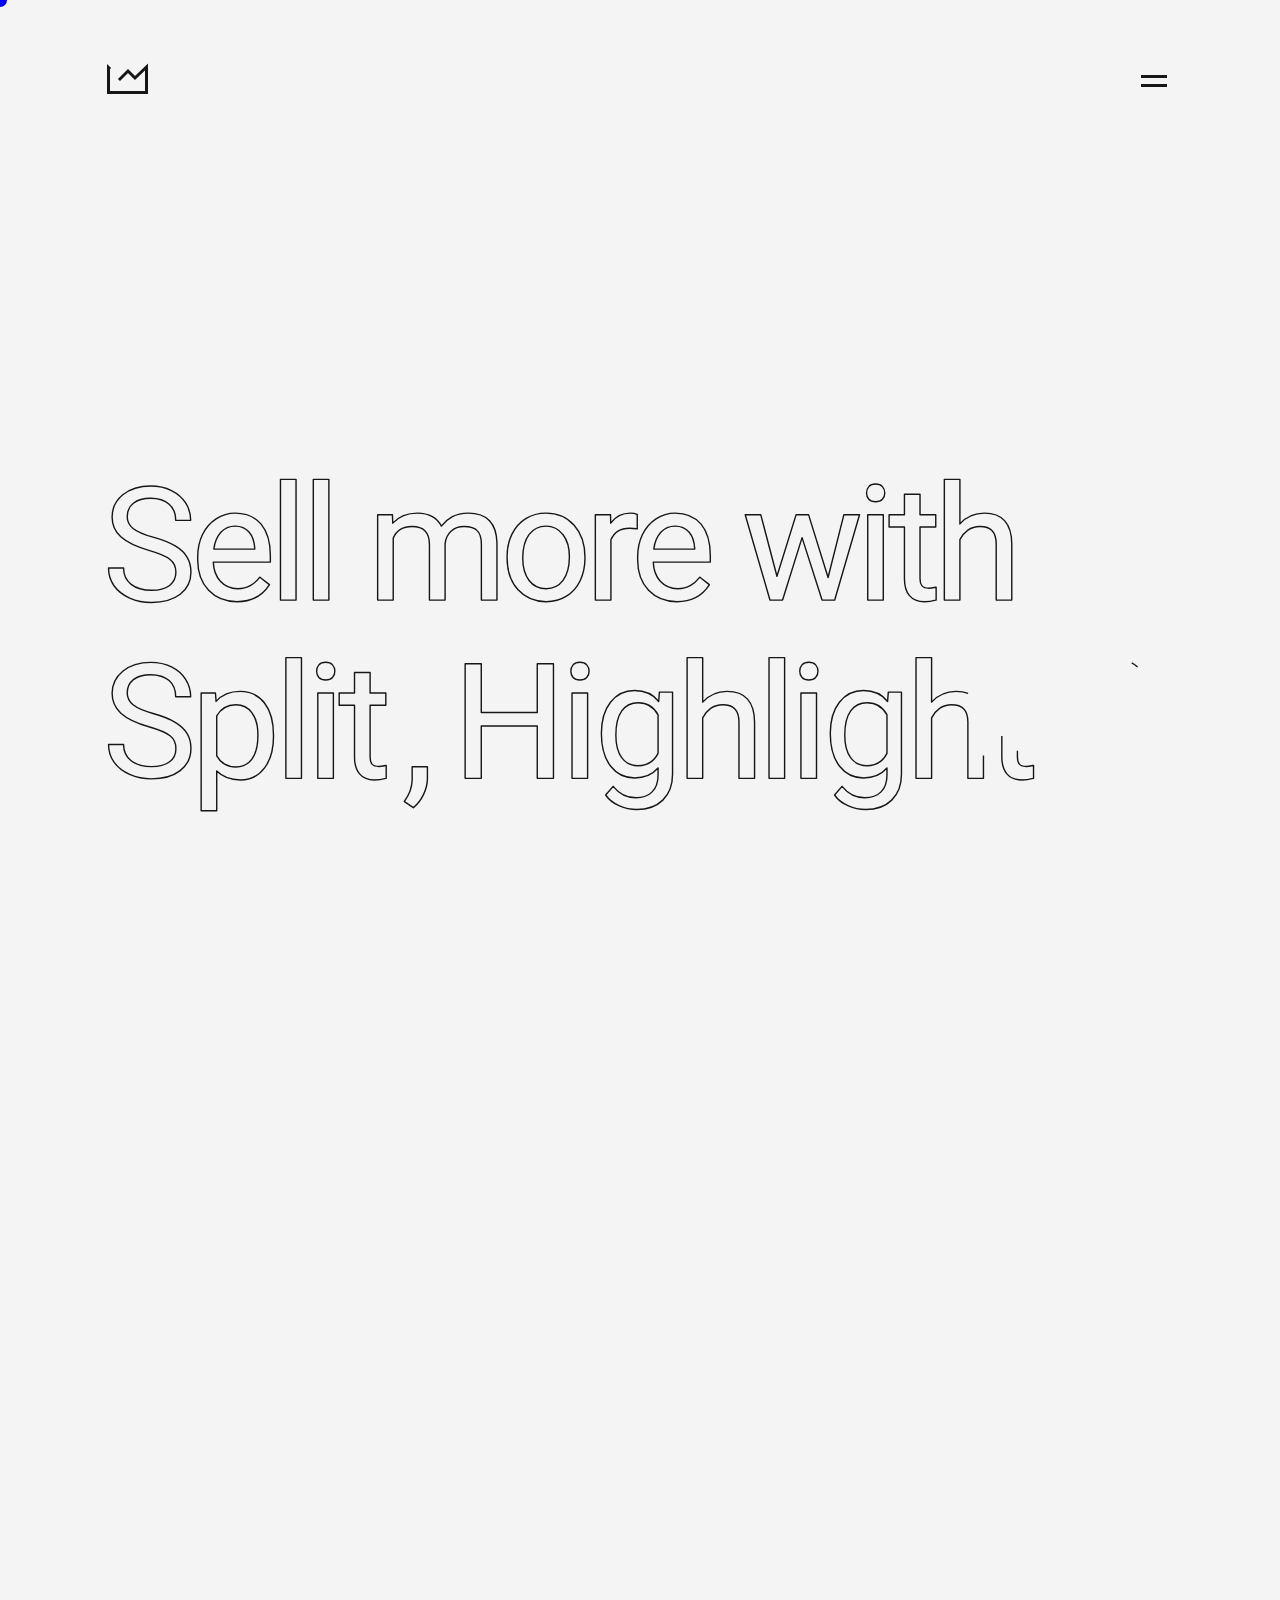
<file: index.html>
<!doctype html>
<html lang="en">

<head>

  <title>Krown Themes - Premium Shopify Themes</title>
  <meta charset="utf-8">
  <meta name="viewport" content="width=device-width, initial-scale=1, shrink-to-fit=no">

  <script type="text/javascript">
    var generalDelay = 200;
    if ( sessionStorage.fauxBlue && ! ('ontouchstart' in window || window.DocumentTouch && document instanceof DocumentTouch) ) {
      document.querySelector('html').classList.add('faux-blue');
      delete sessionStorage.fauxBlue;
    }
  </script>

  <link rel="icon" type="image/png" href="assets/images/krownthemes.png" />

  <link rel="preload" crossorigin="anonymous" href="assets/fonts/DidactGothic-Regular.woff2" as="font" type="font/woff2">
  <link rel="preload" crossorigin="anonymous" href="assets/fonts/Roboto-Bold.woff2" as="font" type="font/woff2">
  <link rel="preload" crossorigin="anonymous" href="assets/fonts/Roboto-Medium.woff2" as="font" type="font/woff2">
  <link rel="preload" crossorigin="anonymous" href="assets/fonts/Roboto-Regular.woff2" as="font" type="font/woff2">
  <link rel="preload" crossorigin="anonymous" href="assets/fonts/Roboto-Thin.woff2" as="font" type="font/woff2">
  <link rel="preload" crossorigin="anonymous" href="assets/fonts/RobotoMono-Bold.woff2" as="font" type="font/woff2">
  <link rel="preload" crossorigin="anonymous" href="assets/fonts/RobotoMono-Italic.woff" as="font" type="font/woff">
  <link rel="preload" crossorigin="anonymous" href="assets/fonts/RobotoMono-Regular.woff2" as="font" type="font/woff2">

  <style type="text/css">
    @font-face {
      font-family: 'Roboto';
      font-style: normal;
      font-weight: 100;
      font-display: swap;
      src: url(assets/fonts/Roboto-Thin.woff2) format('woff2');
    }
    @font-face {
      font-family: 'Roboto';
      font-style: normal;
      font-weight: 400;
      font-display: swap;
      src: url(assets/fonts/Roboto-Regular.woff2) format('woff2');
    }
    @font-face {
      font-family: 'Roboto';
      font-style: normal;
      font-weight: 500;
      font-display: swap;
      src: url(assets/fonts/Roboto-Medium.woff2) format('woff2');
    }
    @font-face {
      font-family: 'Roboto';
      font-style: normal;
      font-weight: 700;
      font-display: swap;
      src: url(assets/fonts/Roboto-Bold.woff2) format('woff2');
    }

    @font-face {
      font-family: 'Roboto Mono';
      font-style: normal;
      font-weight: 400;
      font-display: swap;
      src: url(assets/fonts/RobotoMono-Regular.woff2) format('woff2');
    }
    @font-face {
      font-family: 'Roboto Mono';
      font-style: italic;
      font-weight: 400;
      font-display: swap;
      src: url(assets/fonts/RobotoMono-Italic.woff) format('woff');
    }
    @font-face {
      font-family: 'Roboto Mono';
      font-style: normal;
      font-weight: 700;
      font-display: swap;
      src: url(assets/fonts/RobotoMono-Bold.woff2) format('woff2');
    }

    @font-face {
      font-family: 'Didact Gothic';
      font-style: normal;
      font-weight: 400;
      font-display: swap;
      src: url(assets/fonts/DidactGothic-Regular.woff2) format('woff2');
    }
  </style>

  <link rel="stylesheet" href="assets/css/main.css">

  

</head>

<body class="home-template no-touch">

  <header class="header">
    <div class="logo" aria-label="Krown Themes">
      <a href="index.html">
        <svg width="41" height="31" viewBox="0 0 41 31" fill="none" xmlns="http://www.w3.org/2000/svg">
        <path class="logo-path" d="M13 16L21 8L28 15L39.5 4V29.5H1.5V4.5L2 5" stroke="black" stroke-width="3" stroke-linecap="square"/>
        </svg>
      </a>
    </div>

    <div class="menu-opener initial-transition">
      <span class="menu-opener__icon"></span>
    </div>

    <div class="menu-holder">
      <nav class="menu">
        
        <span class="menu__title type-mono">SHOPIFY THEMES</span>

        <ul>
          <li class="font-size-largerst"><a href="highlight.html" title="Shopify Highlight Theme"><span>Highlight</span></a></li>
          <li class="font-size-largerst"><a href="split.html" title="Shopify Split Theme"><span>Split</span></a></li>
          <li class="font-size-largerst"><a href="kingdom.html" title="Shopify Kingdom Theme"><span>Kingdom</span></a></li>
        </ul>

        <ul>
  <li><a href="theme-showcase.html"><span>Theme Showcase</span></a></li>
  <li><a href="https://shopify-support.krownthemes.com/" target="_blank"><span>Themes Documentation</span></a></li>
  <li><a href="shopify-support-contact.html"><span>Customer Support</span></a></li>
</ul>
<ul>
  <li><a href="about-us.html"><span>About us</span></a></li>
  <li><a href="blog.html"><span>Blog</span></a></li>
  <li><a href="contact.html"><span>Contact</span></a></li>
</ul>
<ul class="social-links">
  <li><a href="https://twitter.com/krownthemes" target="_blank"><svg width="22" height="22" viewBox="0 0 22 22" fill="none" xmlns="http://www.w3.org/2000/svg"><path d="M20.625 5.49996L18.5625 5.84371L19.9375 4.12496L17.5312 4.81246C14.4375 1.37496 9.625 5.15621 11 8.24996C5.5 8.24996 2.75 4.12496 2.75 4.12496C2.75 4.12496 0.6875 7.21871 4.125 9.62496L2.0625 8.93746C2.0625 11 3.4375 12.375 5.84375 13.0625H3.4375C4.8125 15.8125 7.21875 15.8125 7.21875 15.8125C7.21875 15.8125 5.15625 17.5312 1.375 17.5312C12.7188 23.0312 19.5938 12.7187 18.5625 7.21871L20.625 5.49996Z" fill="#161616"/></svg><span>Twitter</span></a></li>
  <li><a href="https://www.facebook.com/krownthemes" target="_blank"><svg width="21" height="21" viewBox="0 0 21 21" fill="none" xmlns="http://www.w3.org/2000/svg"><path d="M3.03451 2.09961H17.976C18.4905 2.09961 18.9 2.50911 18.9 3.02361V17.9756C18.9 18.4796 18.4905 18.8996 17.976 18.8996H13.692V12.3896H15.876L16.2015 9.85911H13.692V8.24211C13.692 7.50711 13.902 7.00311 14.952 7.00311H16.296V4.73511C16.065 4.70361 15.267 4.64061 14.343 4.64061C12.4005 4.64061 11.0775 5.81661 11.0775 7.99011V9.85911H8.88301V12.3896H11.0775V18.8996H3.03451C2.78847 18.8996 2.55235 18.8026 2.3774 18.6296C2.20245 18.4566 2.10277 18.2216 2.10001 17.9756V3.02361C2.10001 2.50911 2.52001 2.09961 3.03451 2.09961Z" fill="#161616"/></svg><span>Facebook</span></a></li>
</ul>

      </nav>
    </div>
  </header>

  




		<main class="main scroll-container">
			<div id="hero" class="section"><div class="text-hero-holder">
			
				<section class="text-hero">
			
					<h1 id="hero-text" aria-label="Sell more on Shopify with Split & Kingdom Shopify Themes">
			
						<a id="hero-link-split" class="hero-link split page-link" href="split.html" title="Shopify Split Theme">
							Split
							<div class="hero-link__image">
								<div>
									<span class="hero-link__description"><svg width="21" height="24" viewBox="0 0 21 24" fill="none" xmlns="http://www.w3.org/2000/svg"><path fill-rule="evenodd" clip-rule="evenodd" d="M15.4235 3.4975L16.2625 4.33401C16.2625 4.33401 18.0975 4.471 18.184 4.478C18.2356 4.48242 18.2843 4.50404 18.3222 4.5394C18.3601 4.57475 18.385 4.6218 18.393 4.673C18.4095 4.794 21 22.396 21 22.396L14.6435 23.7775L15.4235 3.4975ZM14.4485 2.83051C14.4079 2.83574 14.3678 2.84409 14.3285 2.8555L13.6145 3.07651C13.1885 1.84501 12.437 0.713501 11.1155 0.713501C11.079 0.713501 11.0405 0.714511 11.0035 0.71701C10.627 0.21751 10.1615 0 9.7595 0C6.6795 0 5.2075 3.87 4.7465 5.836C3.5495 6.2085 2.6995 6.47301 2.5915 6.50751C1.9225 6.71851 1.9015 6.73951 1.814 7.37201C1.748 7.85101 0 21.4355 0 21.4355L13.62 24L13.6345 23.997L14.4485 2.83051ZM10.9025 3.78601L10.902 3.9205L8.521 4.66101C8.9795 2.88401 9.8385 2.02499 10.59 1.70099C10.7785 2.17799 10.9025 2.86251 10.9025 3.78601ZM9.674 0.829987C9.808 0.829987 9.9415 0.876008 10.07 0.964508C9.0825 1.43101 8.025 2.607 7.578 4.9545L5.6965 5.5405C6.2195 3.7495 7.462 0.830505 9.674 0.830505V0.829987ZM10.205 11.2965C10.205 11.2965 9.408 10.869 8.431 10.869C6.998 10.869 6.926 11.7725 6.926 12C6.926 13.243 10.148 13.719 10.148 16.629C10.148 18.918 8.703 20.3925 6.7545 20.3925C4.4165 20.3925 3.221 18.93 3.221 18.93L3.847 16.8515C3.847 16.8515 5.0765 17.912 6.1135 17.912C6.7905 17.912 7.0665 17.376 7.0665 16.9845C7.0665 15.3635 4.4225 15.291 4.4225 12.6275C4.4225 10.387 6.0235 8.2175 9.255 8.2175C10.5 8.2175 11.115 8.57651 11.115 8.57651L10.205 11.2965ZM11.7095 3.66901L11.71 3.41901C11.71 2.65401 11.604 2.038 11.435 1.5495C12.116 1.635 12.57 2.41449 12.8615 3.31049L11.7095 3.66901Z" fill="black"/></svg> <span>Shopify Theme</span></span>
									<div class="hero-link__shadow">
										<img
											srcset="
												assets/images/home/krownthemes_split_shopify_theme.jpg 1000w,
												assets/images/home/krownthemes_split_shopify_theme_716.jpg 616w,
												assets/images/home/krownthemes_split_shopify_theme_480.jpg 380w" 
											src="assets/images/home/krownthemes_split_shopify_theme_480.jpg" 
											alt="Shopify Split Theme" 
										/>
									</div>
								</div>
							</div>
						</a>
						<a id="hero-link-highlight" class="hero-link highlight page-link" href="highlight.html" title="Shopify Highlight Theme">
							highlight
							<div class="hero-link__image">
								<div>
									<span class="hero-link__description"><svg width="21" height="24" viewBox="0 0 21 24" fill="none" xmlns="http://www.w3.org/2000/svg"><path fill-rule="evenodd" clip-rule="evenodd" d="M15.4235 3.4975L16.2625 4.33401C16.2625 4.33401 18.0975 4.471 18.184 4.478C18.2356 4.48242 18.2843 4.50404 18.3222 4.5394C18.3601 4.57475 18.385 4.6218 18.393 4.673C18.4095 4.794 21 22.396 21 22.396L14.6435 23.7775L15.4235 3.4975ZM14.4485 2.83051C14.4079 2.83574 14.3678 2.84409 14.3285 2.8555L13.6145 3.07651C13.1885 1.84501 12.437 0.713501 11.1155 0.713501C11.079 0.713501 11.0405 0.714511 11.0035 0.71701C10.627 0.21751 10.1615 0 9.7595 0C6.6795 0 5.2075 3.87 4.7465 5.836C3.5495 6.2085 2.6995 6.47301 2.5915 6.50751C1.9225 6.71851 1.9015 6.73951 1.814 7.37201C1.748 7.85101 0 21.4355 0 21.4355L13.62 24L13.6345 23.997L14.4485 2.83051ZM10.9025 3.78601L10.902 3.9205L8.521 4.66101C8.9795 2.88401 9.8385 2.02499 10.59 1.70099C10.7785 2.17799 10.9025 2.86251 10.9025 3.78601ZM9.674 0.829987C9.808 0.829987 9.9415 0.876008 10.07 0.964508C9.0825 1.43101 8.025 2.607 7.578 4.9545L5.6965 5.5405C6.2195 3.7495 7.462 0.830505 9.674 0.830505V0.829987ZM10.205 11.2965C10.205 11.2965 9.408 10.869 8.431 10.869C6.998 10.869 6.926 11.7725 6.926 12C6.926 13.243 10.148 13.719 10.148 16.629C10.148 18.918 8.703 20.3925 6.7545 20.3925C4.4165 20.3925 3.221 18.93 3.221 18.93L3.847 16.8515C3.847 16.8515 5.0765 17.912 6.1135 17.912C6.7905 17.912 7.0665 17.376 7.0665 16.9845C7.0665 15.3635 4.4225 15.291 4.4225 12.6275C4.4225 10.387 6.0235 8.2175 9.255 8.2175C10.5 8.2175 11.115 8.57651 11.115 8.57651L10.205 11.2965ZM11.7095 3.66901L11.71 3.41901C11.71 2.65401 11.604 2.038 11.435 1.5495C12.116 1.635 12.57 2.41449 12.8615 3.31049L11.7095 3.66901Z" fill="black"/></svg> <span>Shopify Theme</span></span>
									<div class="hero-link__shadow">
										<img
											srcset="
												assets/images/home/krownthemes_highlight_shopify_theme.jpg 1000w,
												assets/images/home/krownthemes_highlight_shopify_theme_716.jpg 616w,
												assets/images/home/krownthemes_highlight_shopify_theme_480.jpg 380w" 
											src="assets/images/home/krownthemes_highlight_shopify_theme_480.jpg" 
											alt="Highlight Split Theme" 
										/>
									</div>
								</div>
							</div>
						</a>
						<a id="hero-link-kingdom" class="hero-link kingdom page-link" href="kingdom.html" title="Shopify Kingdom Theme">
							Kingdom
							<div class="hero-link__image">
								<div>
									<span class="hero-link__description"><svg width="21" height="24" viewBox="0 0 21 24" fill="none" xmlns="http://www.w3.org/2000/svg"><path fill-rule="evenodd" clip-rule="evenodd" d="M15.4235 3.4975L16.2625 4.33401C16.2625 4.33401 18.0975 4.471 18.184 4.478C18.2356 4.48242 18.2843 4.50404 18.3222 4.5394C18.3601 4.57475 18.385 4.6218 18.393 4.673C18.4095 4.794 21 22.396 21 22.396L14.6435 23.7775L15.4235 3.4975ZM14.4485 2.83051C14.4079 2.83574 14.3678 2.84409 14.3285 2.8555L13.6145 3.07651C13.1885 1.84501 12.437 0.713501 11.1155 0.713501C11.079 0.713501 11.0405 0.714511 11.0035 0.71701C10.627 0.21751 10.1615 0 9.7595 0C6.6795 0 5.2075 3.87 4.7465 5.836C3.5495 6.2085 2.6995 6.47301 2.5915 6.50751C1.9225 6.71851 1.9015 6.73951 1.814 7.37201C1.748 7.85101 0 21.4355 0 21.4355L13.62 24L13.6345 23.997L14.4485 2.83051ZM10.9025 3.78601L10.902 3.9205L8.521 4.66101C8.9795 2.88401 9.8385 2.02499 10.59 1.70099C10.7785 2.17799 10.9025 2.86251 10.9025 3.78601ZM9.674 0.829987C9.808 0.829987 9.9415 0.876008 10.07 0.964508C9.0825 1.43101 8.025 2.607 7.578 4.9545L5.6965 5.5405C6.2195 3.7495 7.462 0.830505 9.674 0.830505V0.829987ZM10.205 11.2965C10.205 11.2965 9.408 10.869 8.431 10.869C6.998 10.869 6.926 11.7725 6.926 12C6.926 13.243 10.148 13.719 10.148 16.629C10.148 18.918 8.703 20.3925 6.7545 20.3925C4.4165 20.3925 3.221 18.93 3.221 18.93L3.847 16.8515C3.847 16.8515 5.0765 17.912 6.1135 17.912C6.7905 17.912 7.0665 17.376 7.0665 16.9845C7.0665 15.3635 4.4225 15.291 4.4225 12.6275C4.4225 10.387 6.0235 8.2175 9.255 8.2175C10.5 8.2175 11.115 8.57651 11.115 8.57651L10.205 11.2965ZM11.7095 3.66901L11.71 3.41901C11.71 2.65401 11.604 2.038 11.435 1.5495C12.116 1.635 12.57 2.41449 12.8615 3.31049L11.7095 3.66901Z" fill="black"/></svg> <span>Shopify Theme</span></span>
									<div class="hero-link__shadow">
										<img
											srcset="
												assets/images/home/krownthemes_kingdom_shopify_theme.jpg 1000w,
												assets/images/home/krownthemes_kingdom_shopify_theme_716.jpg 616w,
												assets/images/home/krownthemes_kingdom_shopify_theme_480.jpg 380w" 
											src="assets/images/home/krownthemes_kingdom_shopify_theme_480.jpg" 
											alt="Kingdom Split Theme" 
										/>
									</div>
								</div>
							</div>
						</a>
								
						<svg class="hero-svg" width="1137" height="547" viewBox="0 0 1137 547" fill="none" xmlns="http://www.w3.org/2000/svg">
						
							<!-- sell -->
							<path class="st st0" d="M14.7559 60.6846C21.0091 66.3844 30.9701 71.1989 44.6387 75.1279C55.5404 78.2822 63.0664 81.4919 67.2168 84.7568C71.3672 87.9665 73.4424 92.5319 73.4424 98.4531C73.4424 104.374 71.2012 109.05 66.7188 112.481C62.2363 115.912 55.7894 117.628 47.3779 117.628C38.3577 117.628 31.1361 115.525 25.7129 111.319C20.3451 107.058 17.6611 101.275 17.6611 93.9707H1.64062C1.64062 100.999 3.57747 107.28 7.45117 112.813C11.3802 118.347 16.9417 122.719 24.1357 125.929C31.3298 129.083 39.0771 130.66 47.3779 130.66C60.1611 130.66 70.3711 127.727 78.0078 121.861C85.6445 115.94 89.4629 108.082 89.4629 98.2871C89.4629 92.1445 88.0794 86.8044 85.3125 82.2666C82.6009 77.7288 78.3952 73.7721 72.6953 70.3965C67.0508 66.9655 59.1927 63.8389 49.1211 61.0166C39.1048 58.1943 31.9938 55.0954 27.7881 51.7197C23.6377 48.2887 21.5625 44.1107 21.5625 39.1855C21.5625 33.043 23.7484 28.2562 28.1201 24.8252C32.5472 21.3389 38.6898 19.5957 46.5479 19.5957C55.0146 19.5957 61.5723 21.6986 66.2207 25.9043C70.8691 30.0547 73.1934 35.7822 73.1934 43.0869H89.2139C89.2139 36.391 87.4154 30.2207 83.8184 24.5762C80.2767 18.9316 75.2409 14.5046 68.7109 11.2949C62.2363 8.08529 54.8486 6.48047 46.5479 6.48047C34.3734 6.48047 24.4678 9.6071 16.8311 15.8604C9.24967 22.0583 5.45898 29.9163 5.45898 39.4346C5.45898 47.846 8.55794 54.9294 14.7559 60.6846Z" stroke="#161616" stroke-width="1.25" style="transform:translateY(2px) !important"/>
							<path class="st st0" d="M108.302 119.638L108.304 119.639C116.071 127.745 126.146 131.785 138.472 131.785C153.712 131.785 165.209 125.914 172.863 114.152L173.176 113.671L172.723 113.318L163.343 106.014L162.848 105.628L162.464 106.125C159.688 109.718 156.455 112.596 152.764 114.767C149.118 116.912 144.64 118.001 139.302 118.001C131.834 118.001 125.695 115.358 120.839 110.071C116.152 104.856 113.625 98.0556 113.301 89.6172H173.501H174.126V88.9922V82.6006C174.126 68.1823 170.87 57.0053 164.267 49.161C157.654 41.3044 148.39 37.4004 136.562 37.4004C129.3 37.4004 122.542 39.4292 116.301 43.4774C110.111 47.4731 105.278 53.0417 101.802 60.1633L101.801 60.1652C98.3781 67.2346 96.6747 75.2711 96.6747 84.2607V87.083C96.6747 100.6 100.532 111.474 108.302 119.638ZM121.413 57.8769L121.415 57.8741C125.503 53.4642 130.538 51.2676 136.562 51.2676C142.825 51.2676 147.736 53.365 151.365 57.5279L151.367 57.5309C155.005 61.6505 157.08 67.5247 157.519 75.2307V75.75H113.865C114.911 68.0452 117.443 62.1074 121.413 57.8769Z" stroke="black" stroke-width="1.25"/>
							<path class="st st0" d="M200.886 130.125H201.511V129.5V2V1.375H200.886H185.529H184.904V2V129.5V130.125H185.529H200.886Z" stroke="black" stroke-width="1.25"/>
							<path class="st st0" d="M235.886 130.125H236.511V129.5V2V1.375H235.886H220.529H219.904V2V129.5V130.125H220.529H235.886Z" stroke="black" stroke-width="1.25"/>
						
							<!-- more -->
							<path id="letter-m" class="st st0" d="M304.269 39.6595L304.244 39.0605H303.644H289.118H288.493V39.6855V129.5V130.125H289.118H304.475H305.1V129.5V64.0539C306.908 59.9232 309.463 56.8527 312.753 54.8048C316.077 52.7354 320.196 51.6826 325.143 51.6826C331.435 51.6826 336.04 53.2887 339.078 56.3923C342.118 59.4983 343.693 64.2105 343.693 70.6475V129.5V130.125H344.318H359.758H360.383V129.5V69.9336C360.982 64.3239 363.109 59.9204 366.733 56.6694L366.736 56.6659C370.37 53.3527 374.946 51.6826 380.51 51.6826C387.353 51.6826 392.064 53.2732 394.824 56.2937L394.827 56.2977C397.61 59.2907 399.059 63.8952 399.059 70.2324V129.5V130.125H399.684H415.041H415.666V129.5L415.666 69.3193L415.666 69.3094C415.498 58.7896 412.888 50.7873 407.731 45.416C402.567 40.0383 394.949 37.4004 384.992 37.4004C378.376 37.4004 372.596 38.7465 367.674 41.4625L367.671 41.464C363.15 43.9872 359.408 47.2516 356.453 51.2559C354.159 46.8025 350.956 43.4066 346.845 41.0916C342.454 38.6189 337.064 37.4004 330.705 37.4004C319.937 37.4004 311.222 40.9516 304.62 48.0741L304.269 39.6595Z" stroke="black" stroke-width="1.25"/>
							<path id="dot-magnet" class="st st0" d="M431.683 59.7447L431.682 59.7483C428.204 66.8718 426.472 74.8808 426.472 83.7627V84.8418C426.472 98.9033 430.269 110.269 437.919 118.875L437.92 118.877C445.629 127.486 455.682 131.785 468.02 131.785C476.203 131.785 483.458 129.822 489.765 125.881C496.124 121.941 500.989 116.454 504.359 109.435C507.78 102.367 509.484 94.4141 509.484 85.5889V84.5098C509.484 70.3384 505.66 58.9163 497.954 50.3095C490.299 41.6983 480.245 37.4004 467.854 37.4004C459.835 37.4004 452.664 39.3365 446.359 43.2208L446.357 43.2221C440.107 47.107 435.217 52.6218 431.683 59.7447ZM485.949 60.2336L485.949 60.2336L485.953 60.2386C490.551 66.189 492.878 74.0115 492.878 83.7627C492.878 94.6962 490.597 103.123 486.114 109.12C481.642 115.045 475.631 118.001 468.02 118.001C460.463 118.001 454.45 115.072 449.922 109.198C445.435 103.305 443.161 95.4551 443.161 85.5889C443.161 74.4302 445.471 65.9534 450.004 60.0719C454.535 54.1928 460.467 51.2676 467.854 51.2676C475.406 51.2676 481.419 54.2482 485.949 60.2336Z" stroke="black" stroke-width="1.25"/>
							<path id="letter-r" class="st st0" d="M564.474 54.0813L565.202 54.2026V53.4648V39.1875V38.8012L564.857 38.6285C563.179 37.7895 560.795 37.4004 557.771 37.4004C548.966 37.4004 542.004 40.9737 536.932 48.0755L536.73 39.6706L536.716 39.0605H536.105H521.164H520.539V39.6855V129.5V130.125H521.164H536.521H537.146V129.5V65.8765C538.9 61.7459 541.414 58.6766 544.676 56.6297C547.972 54.5617 552.076 53.5088 557.023 53.5088C559.706 53.5088 562.189 53.7004 564.474 54.0813Z" stroke="black" stroke-width="1.25"/>
							<path id="letter-e" class="st st0" d="M577.265 119.638L577.267 119.639C585.034 127.745 595.109 131.785 607.435 131.785C622.675 131.785 634.172 125.914 641.826 114.152L642.139 113.671L641.686 113.318L632.306 106.014L631.811 105.628L631.427 106.125C628.651 109.718 625.418 112.596 621.727 114.767C618.081 116.912 613.603 118.001 608.265 118.001C600.797 118.001 594.658 115.358 589.802 110.071C585.115 104.856 582.588 98.0556 582.264 89.6172H642.464H643.089V88.9922V82.6006C643.089 68.1823 639.833 57.0053 633.23 49.161C626.617 41.3044 617.353 37.4004 605.525 37.4004C598.263 37.4004 591.505 39.4292 585.264 43.4774C579.074 47.4731 574.241 53.0417 570.765 60.1633L570.764 60.1652C567.341 67.2346 565.638 75.2711 565.638 84.2607V87.083C565.638 100.6 569.495 111.474 577.265 119.638ZM590.376 57.8769L590.378 57.8741C594.466 53.4642 599.501 51.2676 605.525 51.2676C611.788 51.2676 616.699 53.365 620.328 57.5279L620.33 57.5309C623.968 61.6505 626.043 67.5247 626.482 75.2307V75.75H582.828C583.874 68.0452 586.406 62.1074 590.376 57.8769Z" stroke="black" stroke-width="1.25"/>
			
							<!-- with -->
							<path  class="st st0" d="M740.886 63.5051L762.114 129.691L762.253 130.125H762.709H775.16H775.629L775.76 129.675L801.908 39.8602L802.141 39.0605H801.308H785.951H785.464L785.345 39.5331L768.622 106.023L747.949 39.5001L747.813 39.0605H747.353H734.984H734.524L734.388 39.4999L714.117 104.656L696.99 39.5266L696.868 39.0605H696.386H681.112H680.28L680.512 39.8597L706.577 129.674L706.707 130.125H707.177H719.628H720.088L720.225 129.686L740.886 63.5051Z" stroke="black" stroke-width="1.25"/>
							<path class="st st0" d="M826.849 130.125H827.474V129.5V39.6855V39.0605H826.849H811.492H810.867V39.6855V129.5V130.125H811.492H826.849ZM812.024 9.13478L812.024 9.13471L812.017 9.14322C810.414 10.9836 809.622 13.2366 809.622 15.8623C809.622 18.4878 810.414 20.7176 812.024 22.506L812.024 22.5061L812.031 22.5143C813.733 24.3378 816.191 25.2031 819.295 25.2031C822.399 25.2031 824.857 24.3378 826.558 22.5143C828.227 20.7268 829.051 18.4942 829.051 15.8623C829.051 13.2303 828.227 10.9744 826.565 9.13478C824.865 7.25221 822.405 6.35547 819.295 6.35547C816.185 6.35547 813.725 7.25221 812.024 9.13478Z" stroke="black" stroke-width="1.25"/>
							<path class="st st0" d="M866.624 17.9375V17.3125H865.999H850.643H850.018V17.9375V39.0605H834.29H833.665V39.6855V51.5557V52.1807H834.29H850.018V107.254C850.018 114.978 851.78 121.035 855.394 125.337C859.029 129.665 864.401 131.785 871.395 131.785C875.274 131.785 879.258 131.223 883.347 130.103L883.807 129.977V129.5V117.049V116.276L883.051 116.438C879.967 117.099 877.582 117.42 875.877 117.42C872.365 117.42 870.044 116.554 868.721 114.989C867.357 113.32 866.624 110.776 866.624 107.254V52.1807H882.767H883.392V51.5557V39.6855V39.0605H882.767H866.624V17.9375Z" stroke="black" stroke-width="1.25"/>
							<path class="st st0" d="M964.429 70.1494L964.429 70.1446C964.345 59.3571 961.893 51.1516 956.965 45.6398C952.025 40.114 944.691 37.4004 935.083 37.4004C924.579 37.4004 915.918 41.225 909.146 48.8593V2V1.375H908.521H893.164H892.539V2V129.5V130.125H893.164H908.521H909.146V129.5V65.6459C911.2 61.4796 914.044 58.1191 917.68 55.5526C921.329 52.9769 925.572 51.6826 930.435 51.6826C936.483 51.6826 940.793 53.2082 943.507 56.1314L943.511 56.1357C946.29 59.0725 947.767 63.6743 947.822 70.0691V129.5V130.125H948.447H963.804H964.429V129.5L964.429 70.1494Z" stroke="black" stroke-width="1.25"/>
			
							<!-- Split -->
							<path class="st st1 stcolor-1" d="M14.7559 250.685C21.0091 256.384 30.9701 261.199 44.6387 265.128C55.5404 268.282 63.0664 271.492 67.2168 274.757C71.3672 277.966 73.4424 282.532 73.4424 288.453C73.4424 294.374 71.2012 299.05 66.7188 302.481C62.2363 305.912 55.7894 307.628 47.3779 307.628C38.3577 307.628 31.1361 305.525 25.7129 301.319C20.3451 297.058 17.6611 291.275 17.6611 283.971H1.64062C1.64062 290.999 3.57747 297.28 7.45117 302.813C11.3802 308.347 16.9417 312.719 24.1357 315.929C31.3298 319.083 39.0771 320.66 47.3779 320.66C60.1611 320.66 70.3711 317.727 78.0078 311.861C85.6445 305.94 89.4629 298.082 89.4629 288.287C89.4629 282.145 88.0794 276.804 85.3125 272.267C82.6009 267.729 78.3952 263.772 72.6953 260.396C67.0508 256.965 59.1927 253.839 49.1211 251.017C39.1048 248.194 31.9938 245.095 27.7881 241.72C23.6377 238.289 21.5625 234.111 21.5625 229.186C21.5625 223.043 23.7484 218.256 28.1201 214.825C32.5472 211.339 38.6898 209.596 46.5479 209.596C55.0146 209.596 61.5723 211.699 66.2207 215.904C70.8691 220.055 73.1934 225.782 73.1934 233.087H89.2139C89.2139 226.391 87.4154 220.221 83.8184 214.576C80.2767 208.932 75.2409 204.505 68.7109 201.295C62.2363 198.085 54.8486 196.48 46.5479 196.48C34.3734 196.48 24.4678 199.607 16.8311 205.86C9.24967 212.058 5.45898 219.916 5.45898 229.435C5.45898 237.846 8.55794 244.929 14.7559 250.685Z"  stroke="#161616" stroke-width="1.25"/>
							<path class="st st1 stcolor-1" d="M116.337 354.656H116.962V354.031V312.35C123.247 318.654 131.638 321.785 142.069 321.785C152.941 321.785 161.596 317.519 167.97 309C174.326 300.507 177.475 289.351 177.475 275.589V274.178C177.475 259.596 174.303 248.126 167.881 239.845C161.503 231.548 152.793 227.4 141.82 227.4C131.108 227.4 122.567 230.95 116.265 238.076L115.632 229.639L115.589 229.061H115.009H100.98H100.355V229.686V354.031V354.656H100.98H116.337ZM154.434 299.537L154.434 299.537C150.238 305.186 144.587 308.001 137.421 308.001C132.782 308.001 128.771 306.998 125.367 305.015C122.004 303.055 119.199 300.118 116.962 296.177V253.591C121.501 245.632 128.242 241.683 137.255 241.683C144.59 241.683 150.321 244.527 154.515 250.227C158.727 255.951 160.868 263.801 160.868 273.846C160.868 285.293 158.691 293.825 154.434 299.537Z" stroke="black" stroke-width="1.25"/>  
							<path class="st st1 stcolor-1" d="M206.665 320.125H207.29V319.5V192V191.375H206.665H191.309H190.684V192V319.5V320.125H191.309H206.665Z" stroke="black" stroke-width="1.25"/>
							<path class="st st1 stcolor-1" d="M240.665 320.125H241.29V319.5V229.686V229.061H240.665H225.309H224.684V229.686V319.5V320.125H225.309H240.665ZM225.841 199.135L225.841 199.135L225.833 199.143C224.23 200.984 223.438 203.237 223.438 205.862C223.438 208.488 224.231 210.718 225.84 212.506L225.84 212.506L225.848 212.514C227.55 214.338 230.007 215.203 233.111 215.203C236.215 215.203 238.673 214.338 240.375 212.514C242.043 210.727 242.867 208.494 242.867 205.862C242.867 203.23 242.043 200.974 240.382 199.135C238.681 197.252 236.221 196.355 233.111 196.355C230.001 196.355 227.541 197.252 225.841 199.135Z" stroke="black" stroke-width="1.25"/>
							<path class="st st1 stcolor-1" d="M280.44 207.938V207.312H279.815H264.459H263.834V207.938V229.061H248.106H247.481V229.686V241.556V242.181H248.106H263.834V297.254C263.834 304.978 265.597 311.035 269.21 315.337C272.845 319.665 278.217 321.785 285.211 321.785C289.09 321.785 293.075 321.223 297.163 320.103L297.623 319.977V319.5V307.049V306.276L296.867 306.438C293.783 307.099 291.399 307.42 289.693 307.42C286.181 307.42 283.86 306.554 282.537 304.989C281.174 303.32 280.44 300.776 280.44 297.254V242.181H296.583H297.208V241.556V229.686V229.061H296.583H280.44V207.938Z" stroke="black" stroke-width="1.25"/>
						
							<!-- , -->
							<path class="st st1" d="M314.129 351.088L314.514 351.352L314.877 351.057C319.108 347.616 322.592 343.057 325.337 337.4C328.14 331.736 329.551 326.053 329.551 320.357V308.321V307.696H328.926H313.901H313.276V308.321V322.175C313.057 329.72 310.398 337.069 305.259 344.231L304.887 344.75L305.413 345.111L314.129 351.088Z" stroke="black" stroke-width="1.25" style="transform:translateX(12px) !important"/>
			
							<!-- Highlight -->
							<path class="st st1 stcolor-2" d="M475.273 320.125H475.898V319.5V198.641V198.016H475.273H459.253H458.628V198.641V249.979H398.95V198.641V198.016H398.325H382.388H381.763V198.641V319.5V320.125H382.388H398.325H398.95V319.5V264.261H458.628V319.5V320.125H459.253H475.273Z" stroke="black" stroke-width="1.25"/>
							<path class="st st1 stcolor-2" d="M511.665 320.125H512.29V319.5V229.686V229.061H511.665H496.309H495.684V229.686V319.5V320.125H496.309H511.665ZM496.841 199.135L496.841 199.135L496.833 199.143C495.23 200.984 494.438 203.237 494.438 205.862C494.438 208.488 495.231 210.718 496.84 212.506L496.84 212.506L496.848 212.514C498.55 214.338 501.007 215.203 504.111 215.203C507.215 215.203 509.673 214.338 511.375 212.514C513.043 210.727 513.867 208.494 513.867 205.862C513.867 203.23 513.043 200.974 511.382 199.135C509.681 197.252 507.221 196.355 504.111 196.355C501.001 196.355 498.541 197.252 496.841 199.135Z" stroke="black" stroke-width="1.25"/>
							<path class="st st1 stcolor-2" d="M695.969 272.346C695.969 258.345 699.206 247.222 705.681 238.977C712.155 230.676 720.733 226.525 731.413 226.525C742.37 226.525 750.92 230.399 757.062 238.146L757.81 228.186H771.838V315.842C771.838 327.463 768.379 336.621 761.462 343.317C754.6 350.013 745.358 353.361 733.737 353.361C727.263 353.361 720.926 351.978 714.729 349.211C708.531 346.444 703.799 342.653 700.534 337.839L708.503 328.625C715.088 336.76 723.14 340.827 732.658 340.827C740.129 340.827 745.939 338.724 750.09 334.519C754.296 330.313 756.398 324.392 756.398 316.755V309.035C750.256 316.118 741.872 319.66 731.247 319.66C720.733 319.66 712.211 315.427 705.681 306.96C699.206 298.493 695.969 286.955 695.969 272.346ZM711.408 274.089C711.408 284.216 713.483 292.185 717.634 297.995C721.784 303.75 727.595 306.628 735.065 306.628C744.75 306.628 751.861 302.229 756.398 293.43V252.424C751.695 243.846 744.639 239.558 735.231 239.558C727.761 239.558 721.923 242.463 717.717 248.273C713.511 254.084 711.408 262.689 711.408 274.089Z" stroke="#161616" stroke-width="1.25" style="transform:translateX(-169px)  !important" />
							<path class="st st1 stcolor-2" d="M690.245 260.149L690.245 260.145C690.161 249.357 687.709 241.152 682.781 235.64C677.841 230.114 670.508 227.4 660.899 227.4C650.395 227.4 641.734 231.225 634.962 238.859V192V191.375H634.337H618.98H618.355V192V319.5V320.125H618.98H634.337H634.962V319.5V255.646C637.016 251.48 639.86 248.119 643.496 245.553C647.145 242.977 651.389 241.683 656.251 241.683C662.299 241.683 666.609 243.208 669.323 246.131L669.327 246.136C672.107 249.072 673.584 253.674 673.639 260.069V319.5V320.125H674.264H689.62H690.245V319.5L690.245 260.149Z" stroke="black" stroke-width="1.25" />
							<path class="st st1 stcolor-2" d="M755.665 320.125H756.29V319.5V229.686V229.061H755.665H740.309H739.684V229.686V319.5V320.125H740.309H755.665ZM740.841 199.135L740.841 199.135L740.833 199.143C739.23 200.984 738.438 203.237 738.438 205.862C738.438 208.488 739.231 210.718 740.84 212.506L740.84 212.506L740.848 212.514C742.55 214.338 745.007 215.203 748.111 215.203C751.215 215.203 753.673 214.338 755.375 212.514C757.043 210.727 757.867 208.494 757.867 205.862C757.867 203.23 757.043 200.974 755.382 199.135C753.681 197.252 751.221 196.355 748.111 196.355C745.001 196.355 742.541 197.252 740.841 199.135Z" stroke="black" stroke-width="1.25"/>
							<path class="st st1 stcolor-2" d="M721.665 320.125H722.29V319.5V192V191.375H721.665H706.309H705.684V192V319.5V320.125H706.309H721.665Z" stroke="black" stroke-width="1.25"/>
							<path class="st st1 stcolor-2" d="M695.969 272.346C695.969 258.345 699.206 247.222 705.681 238.977C712.155 230.676 720.733 226.525 731.413 226.525C742.37 226.525 750.92 230.399 757.062 238.146L757.81 228.186H771.838V315.842C771.838 327.463 768.379 336.621 761.462 343.317C754.6 350.013 745.358 353.361 733.737 353.361C727.263 353.361 720.926 351.978 714.729 349.211C708.531 346.444 703.799 342.653 700.534 337.839L708.503 328.625C715.088 336.76 723.14 340.827 732.658 340.827C740.129 340.827 745.939 338.724 750.09 334.519C754.296 330.313 756.398 324.392 756.398 316.755V309.035C750.256 316.118 741.872 319.66 731.247 319.66C720.733 319.66 712.211 315.427 705.681 306.96C699.206 298.493 695.969 286.955 695.969 272.346ZM711.408 274.089C711.408 284.216 713.483 292.185 717.634 297.995C721.784 303.75 727.595 306.628 735.065 306.628C744.75 306.628 751.861 302.229 756.398 293.43V252.424C751.695 243.846 744.639 239.558 735.231 239.558C727.761 239.558 721.923 242.463 717.717 248.273C713.511 254.084 711.408 262.689 711.408 274.089Z" stroke="#161616" stroke-width="1.25" style="transform:translateX(75px)  !important" />
							<path class="st st1 stcolor-2" d="M934.245 260.149L934.245 260.145C934.161 249.357 931.709 241.152 926.781 235.64C921.841 230.114 914.508 227.4 904.899 227.4C894.395 227.4 885.734 231.225 878.962 238.859V192V191.375H878.337H862.98H862.355V192V319.5V320.125H862.98H878.337H878.962V319.5V255.646C881.016 251.48 883.86 248.119 887.496 245.553C891.145 242.977 895.389 241.683 900.251 241.683C906.299 241.683 910.609 243.208 913.323 246.131L913.327 246.136C916.107 249.072 917.584 253.674 917.639 260.069V319.5V320.125H918.264H933.62H934.245V319.5L934.245 260.149Z" stroke="black" stroke-width="1.25"/>
							<path class="st st1 stcolor-2" d="M970.44 207.938V207.312H969.815H954.459H953.834V207.938V229.061H938.106H937.481V229.686V241.556V242.181H938.106H953.834V297.254C953.834 304.978 955.597 311.035 959.21 315.337C962.845 319.665 968.217 321.785 975.211 321.785C979.09 321.785 983.075 321.223 987.163 320.103L987.623 319.977V319.5V307.049V306.276L986.867 306.438C983.783 307.099 981.399 307.42 979.693 307.42C976.181 307.42 973.86 306.554 972.537 304.989C971.174 303.32 970.44 300.776 970.44 297.254V242.181H986.583H987.208V241.556V229.686V229.061H986.583H970.44V207.938Z" stroke="black" stroke-width="1.25"/>
			
							<!-- & -->
							<path class="st st1" d="M1041.04 267.675L1041.04 267.679C1037.76 272.651 1036.12 278.111 1036.12 284.044C1036.12 294.446 1039.75 302.868 1047.04 309.25C1054.32 315.626 1063.94 318.785 1075.84 318.785C1081.61 318.785 1087.27 317.833 1092.81 315.929L1092.81 315.928C1098.2 314.041 1102.93 311.348 1106.98 307.844L1114.62 316.903L1114.81 317.125H1115.1H1133.53H1134.87L1134.01 316.099L1117.06 295.804C1123.77 286.443 1127.1 274.734 1127.1 260.719V260.094H1126.47H1112.61H1111.99V260.719C1111.99 269.085 1110.27 276.703 1106.84 283.583L1080.98 252.692L1089.33 246.529L1089.33 246.529C1095.5 241.969 1099.86 237.594 1102.36 233.398C1104.91 229.15 1106.18 224.529 1106.18 219.547C1106.18 212.012 1103.4 205.754 1097.84 200.819C1092.28 195.833 1085.27 193.355 1076.84 193.355C1067.42 193.355 1059.89 195.994 1054.32 201.332C1048.75 206.677 1046 214.049 1046 223.365C1046 227.394 1046.93 231.439 1048.79 235.496C1050.6 239.448 1054.1 244.582 1059.24 250.886C1050.39 257.212 1044.3 262.808 1041.04 267.675ZM1086.79 210.798L1086.79 210.798L1086.8 210.802C1089.43 213.118 1090.74 216.018 1090.74 219.547C1090.74 222.893 1090.06 225.713 1088.75 228.034C1087.43 230.3 1084.94 232.755 1081.21 235.389L1071.89 241.943C1065.63 234.2 1062.6 227.854 1062.6 222.867C1062.6 218.288 1063.89 214.568 1066.43 211.657L1066.43 211.657L1066.44 211.653C1068.96 208.709 1072.37 207.223 1076.75 207.223C1080.83 207.223 1084.16 208.424 1086.79 210.798ZM1068.6 261.9L1097.3 296.269C1090.77 302.107 1083.62 305.001 1075.84 305.001C1068.59 305.001 1062.95 303.07 1058.83 299.274C1054.77 295.48 1052.72 290.426 1052.72 284.044C1052.72 277.144 1057.15 270.307 1066.33 263.548C1066.33 263.547 1066.33 263.547 1066.33 263.546L1068.6 261.9Z" stroke="black" stroke-width="1.25"/>
							
							<!-- Kingdom -->
							<path class="st st1 stcolor-3" d="M25.9502 446.776V388.641V388.016H25.3252H9.3877H8.7627V388.641V509.5V510.125H9.3877H25.3252H25.9502V509.5V468.912L40.0455 454.262L82.4355 509.879L82.6231 510.125H82.9326H102.024H103.285L102.522 509.122L51.5346 442.046L98.7557 389.056L99.6832 388.016H98.2891H79.0312H78.7526L78.5664 388.223L25.9502 446.776Z" stroke="black" stroke-width="1.25"/>
							<path class="st st1 stcolor-3" d="M123.665 510.125H124.29V509.5V419.686V419.061H123.665H108.309H107.684V419.686V509.5V510.125H108.309H123.665ZM108.841 389.135L108.841 389.135L108.833 389.143C107.23 390.984 106.438 393.237 106.438 395.862C106.438 398.488 107.231 400.718 108.84 402.506L108.84 402.506L108.848 402.514C110.55 404.338 113.007 405.203 116.111 405.203C119.215 405.203 121.673 404.338 123.375 402.514C125.043 400.727 125.867 398.494 125.867 395.862C125.867 393.23 125.043 390.974 123.382 389.135C121.681 387.252 119.221 386.355 116.111 386.355C113.001 386.355 110.541 387.252 108.841 389.135Z" stroke="black" stroke-width="1.25"/>
							<path class="st st1 stcolor-3" d="M156.131 419.658L156.105 419.061H155.507H140.98H140.355V419.686V509.5V510.125H140.98H156.337H156.962V509.5V445.646C159.016 441.48 161.86 438.119 165.496 435.553C169.145 432.977 173.389 431.683 178.251 431.683C184.299 431.683 188.609 433.208 191.323 436.131L191.327 436.136C194.107 439.072 195.584 443.674 195.639 450.069V509.5V510.125H196.264H211.62H212.245V509.5L212.245 450.149L212.245 450.145C212.161 439.357 209.709 431.152 204.781 425.64C199.841 420.114 192.508 417.4 182.899 417.4C172.194 417.4 163.398 421.382 156.558 429.326L156.131 419.658Z" stroke="black" stroke-width="1.25"/>
							<path class="st st1 stcolor-3" d="M695.969 272.346C695.969 258.345 699.206 247.222 705.681 238.977C712.155 230.676 720.733 226.525 731.413 226.525C742.37 226.525 750.92 230.399 757.062 238.146L757.81 228.186H771.838V315.842C771.838 327.463 768.379 336.621 761.462 343.317C754.6 350.013 745.358 353.361 733.737 353.361C727.263 353.361 720.926 351.978 714.729 349.211C708.531 346.444 703.799 342.653 700.534 337.839L708.503 328.625C715.088 336.76 723.14 340.827 732.658 340.827C740.129 340.827 745.939 338.724 750.09 334.519C754.296 330.313 756.398 324.392 756.398 316.755V309.035C750.256 316.118 741.872 319.66 731.247 319.66C720.733 319.66 712.211 315.427 705.681 306.96C699.206 298.493 695.969 286.955 695.969 272.346ZM711.408 274.089C711.408 284.216 713.483 292.185 717.634 297.995C721.784 303.75 727.595 306.628 735.065 306.628C744.75 306.628 751.861 302.229 756.398 293.43V252.424C751.695 243.846 744.639 239.558 735.231 239.558C727.761 239.558 721.923 242.463 717.717 248.273C713.511 254.084 711.408 262.689 711.408 274.089Z" stroke="#161616" stroke-width="1.25" style="transform:translate(-471px, 191px) !important" />
							<path class="st st1 stcolor-3" d="M373.675 381.375H373.05V382V427.184C366.893 420.654 358.752 417.4 348.689 417.4C337.925 417.4 329.194 421.696 322.547 430.259C315.909 438.754 312.62 449.969 312.62 463.846V465.008C312.62 478.831 315.91 490.099 322.544 498.757L322.545 498.759C329.244 507.428 337.918 511.785 348.523 511.785C359.068 511.785 367.472 508.342 373.667 501.425L374.297 509.548L374.342 510.125H374.92H389.031H389.656V509.5V382V381.375H389.031H373.675ZM335.415 489.126C331.314 483.515 329.227 475.693 329.227 465.589C329.227 454.249 331.321 445.798 335.416 440.14C339.498 434.501 345.171 431.683 352.508 431.683C357.172 431.683 361.2 432.719 364.617 434.769C367.995 436.796 370.81 439.835 373.05 443.917V484.861C370.861 489.082 368.059 492.223 364.652 494.317C361.211 496.433 357.116 497.503 352.342 497.503C345.116 497.503 339.497 494.713 335.415 489.126Z" stroke="black" stroke-width="1.25"/>
							<path class="st st1 stcolor-3" d="M406.5 439.745L406.498 439.748C403.02 446.872 401.288 454.881 401.288 463.763V464.842C401.288 478.903 405.085 490.269 412.735 498.875L412.737 498.877C420.446 507.486 430.498 511.785 442.836 511.785C451.019 511.785 458.274 509.822 464.582 505.881C470.94 501.941 475.806 496.454 479.175 489.435C482.597 482.367 484.301 474.414 484.301 465.589V464.51C484.301 450.338 480.476 438.916 472.77 430.31C465.115 421.698 455.062 417.4 442.67 417.4C434.651 417.4 427.48 419.336 421.175 423.221L421.173 423.222C414.923 427.107 410.033 432.622 406.5 439.745ZM460.765 440.234L460.765 440.234L460.769 440.239C465.367 446.189 467.694 454.012 467.694 463.763C467.694 474.696 465.413 483.123 460.93 489.12C456.458 495.045 450.448 498.001 442.836 498.001C435.279 498.001 429.266 495.072 424.738 489.198C420.252 483.305 417.978 475.455 417.978 465.589C417.978 454.43 420.288 445.953 424.82 440.072C429.351 434.193 435.283 431.268 442.67 431.268C450.223 431.268 456.236 434.248 460.765 440.234Z" stroke="black" stroke-width="1.25"/>
							<path class="st st1 stcolor-3" d="M511.048 419.66L511.023 419.061H510.424H495.897H495.272V419.686V509.5V510.125H495.897H511.254H511.879V509.5V444.054C513.687 439.923 516.242 436.853 519.532 434.805C522.857 432.735 526.976 431.683 531.923 431.683C538.215 431.683 542.82 433.289 545.857 436.392C548.898 439.498 550.473 444.211 550.473 450.647V509.5V510.125H551.098H566.537H567.162V509.5V449.934C567.762 444.324 569.888 439.92 573.512 436.669L573.516 436.666C577.15 433.353 581.725 431.683 587.289 431.683C594.132 431.683 598.843 433.273 601.603 436.294L601.607 436.298C604.39 439.291 605.839 443.895 605.839 450.232V509.5V510.125H606.464H621.82H622.445V509.5L622.445 449.319L622.445 449.309C622.278 438.79 619.668 430.787 614.51 425.416C609.346 420.038 601.728 417.4 591.771 417.4C585.156 417.4 579.376 418.746 574.453 421.463L574.45 421.464C569.93 423.987 566.188 427.252 563.233 431.256C560.938 426.802 557.736 423.407 553.625 421.092C549.234 418.619 543.843 417.4 537.484 417.4C526.716 417.4 518.001 420.952 511.399 428.074L511.048 419.66Z" stroke="black" stroke-width="1.25"/>
			
							<!-- . -->
							<path class="st st1" d="M642.174 494.388L642.174 494.388L642.166 494.396C640.504 496.296 639.688 498.661 639.688 501.448C639.688 504.132 640.509 506.416 642.173 508.259L642.173 508.259L642.18 508.267C643.94 510.148 646.51 511.038 649.775 511.038C653.039 511.038 655.607 510.149 657.367 508.271C659.145 506.431 660.029 504.142 660.029 501.448C660.029 498.651 659.151 496.281 657.374 494.384C655.616 492.447 653.044 491.526 649.775 491.526C646.504 491.526 643.932 492.448 642.174 494.388Z" stroke="black" stroke-width="1.25"/>
						
							<title>Sell more on Shopify with Split & Kingdom Shopify Themes</title>
						
						</svg>		
			
					</h1>
			
				</section>
			
				<div class="hero__detail">
					<span class="hero__detail-text"><span>3 premium shopify themes</span></span>
					<span class="hero__detail-object"></span>
				</div>
			
			</div>
			
			<style id="hero-style" type="text/css">
				#hero,
				.hero-svg-dot-holder, 
				.text-hero-holder {
					height: 100vh;
				}
			</style></div>
			<div id="dot" class="dot black"><div class="svg-dot"></div></div>
			<div class="support-wheel"><div id="wheel" class="wheel"><div><span>T</span><span>H</span><span>E</span><span>M</span><span>E</span><span></span><span>S</span><span>U</span><span>P</span><span>P</span><span>O</span><span>R</span><span>T</span><span></span><span>5</span><span></span><span>S</span><span>T</span><span>A</span><span>R</span><span>S</span></div></div></div>
			<div class="scroll-inner">
				<div id="spacer" class="spacer"></div>
				<div id="affiliate" class="section background-color-switch"><section class="affiliate">
				
					<h2>Shopify?</h2>
					<p class="affiliate-text">Many consider Shopify as the best ecommerce platform that allows anyone to easily sell online, at a retail location and everywhere in between.</p>
				
					<span class="type-mono">... WE AGREE <span><svg style="width: 22px;position: absolute;top: -6px;margin-left: 16px;" width="43" height="52" viewBox="0 0 43 52" fill="none" xmlns="http://www.w3.org/2000/svg"><path fill-rule="evenodd" clip-rule="evenodd" d="M22.086 18.5543C22.0961 17.3181 22.425 15.3208 23.2114 12.2968C24.3361 7.97206 23.444 3.80829 19.9323 2.23067C19.0482 1.83347 16.3859 1.97898 15.8052 2.47829C15.7002 2.56861 15.6119 2.65833 15.5422 2.73761C15.5512 2.92011 15.5601 3.12014 15.5685 3.33457C15.6042 4.25072 15.6217 5.18028 15.6105 6.05173C15.6013 6.77752 15.5724 7.42617 15.5202 7.98101C15.1909 11.4839 15.5458 14.4477 13.5267 18.3396C12.5866 20.1517 11.4198 21.564 9.79374 23.0476C9.30699 23.4917 7.70805 24.8621 7.67292 24.8929C7.3514 25.1755 7.08256 25.422 6.84137 25.6578C0.500107 33.5 2.50011 43.2101 6.31237 47.5218C10.6551 48.6059 15.6993 49.1782 20.3119 49.3385C19.373 48.5809 18.8993 47.5028 18.8993 46.0998C18.8993 44.9664 19.3815 43.9595 20.1179 43.2101C18.1427 42.3846 17.1858 40.5923 17.5105 38.3505C17.6712 37.2416 18.0592 36.3616 18.6258 35.7316C17.0254 34.8215 16.3496 33.1452 16.6348 30.9027C16.9031 28.7928 17.9864 27.3634 19.4646 26.8313C18.7674 26.0172 18.4736 24.884 18.6231 23.2837C18.8807 20.5252 20.2719 18.8826 22.086 18.5543ZM23.202 20.3989C23.0731 20.4594 22.9291 20.4933 22.7773 20.4933C21.7 20.4933 20.8108 21.367 20.6144 23.4696C20.4322 25.4209 21.0576 26.0171 23.0066 26.4764C24.1011 26.7343 25.9272 26.9021 28.2506 26.9853C30.1778 27.0543 32.2338 27.0602 34.1304 27.0289C34.5275 27.0223 34.8152 27.0158 34.9693 27.0115C35.5213 26.996 35.9814 27.431 35.9969 27.9831C36.0123 28.5351 35.5773 28.9952 35.0253 29.0107C34.8638 29.0152 34.5685 29.0219 34.1634 29.0286C32.2349 29.0605 30.1465 29.0544 28.1791 28.984C26.5957 28.9273 25.2298 28.8331 24.1224 28.6935C24.0849 28.6957 24.047 28.6959 24.0086 28.694C23.9538 28.6911 23.849 28.686 23.7055 28.6793C23.4655 28.6683 23.2038 28.6573 22.9292 28.6469C22.4839 28.6302 22.0492 28.6171 21.6421 28.609C21.3463 28.6031 21.0717 28.6 20.8228 28.6C19.7087 28.6 18.8402 29.4142 18.6188 31.155C18.3544 33.2344 19.0975 34.2356 21.2764 34.4627C24.2151 34.769 30.3663 34.9073 32.5802 34.7026C33.1302 34.6518 33.6172 35.0564 33.668 35.6064C33.7189 36.1563 33.3142 36.6433 32.7643 36.6942C30.9427 36.8625 26.7785 36.8164 23.5683 36.6396C23.4894 36.6511 23.4078 36.6534 23.3248 36.6452C23.2515 36.638 23.0913 36.6261 22.8462 36.6137C22.4278 36.5927 21.9287 36.58 21.3509 36.58C20.3359 36.58 19.704 37.1588 19.4899 38.6372C19.2393 40.3675 20.0985 41.462 22.177 41.6714C24.9256 41.9484 29.1211 41.9498 31.326 41.6741C31.874 41.6056 32.3738 41.9943 32.4423 42.5424C32.5108 43.0904 32.1221 43.5902 31.5741 43.6587C30.0296 43.8517 28.784 43.918 25.9137 43.8594C25.8488 43.8707 25.7818 43.8757 25.7134 43.8738C25.582 43.8701 25.3395 43.8646 25.0097 43.859C24.459 43.8498 23.8684 43.8442 23.2618 43.8442C22.1239 43.8442 20.8993 44.8735 20.8993 46.0998C20.8993 47.6287 21.7558 48.3724 24.2037 48.6224C27 48.908 31.7866 48.6809 33.1689 48.2433C33.3119 48.1981 33.4576 48.1866 33.5972 48.2045C33.686 48.1717 33.7579 48.1368 33.8696 48.0827C35.0551 47.5077 35.7103 46.0564 35.5664 42.7461C35.5515 42.4037 35.713 42.0776 35.9943 41.8818C38.2041 40.3444 38.5553 38.5729 37.7193 35.7062C37.5543 35.1404 37.9118 34.5554 38.4906 34.4442C40.0055 34.153 40.9817 29.9565 39.6906 28.8449C39.2426 28.4592 39.2252 27.7711 39.6531 27.3632C40.2233 26.8198 40.7948 25.3104 40.7959 24.0973C40.7978 21.8412 39.9559 20.7604 37.7305 20.3852C36.5001 20.1777 35.105 20.0455 33.5769 19.982C31.0587 19.8773 28.3502 19.9613 25.7033 20.1654C25.0572 20.2152 24.4662 20.2686 23.9431 20.3218C23.631 20.3536 23.4123 20.3781 23.2996 20.3918C23.267 20.3958 23.2344 20.3981 23.202 20.3989ZM34.7424 49.8822C34.4499 50.024 34.15 50.1328 33.8157 50.2271C33.6926 50.2618 33.5708 50.293 33.4227 50.3287C33.3864 50.3374 33.1591 50.3912 33.1008 50.4055C33.0298 50.4232 33.0065 50.4291 32.9685 50.4394C27.7319 51.8603 14.8844 51.8172 5.40175 49.3537C5.14651 49.2874 4.9278 49.123 4.79322 48.8962C-1.00004 43.6587 -0.999893 31 5.05468 24.7329C5.10454 24.6058 5.17988 24.4903 5.27606 24.3935C5.59058 24.0768 5.93339 23.7591 6.35269 23.3906C6.4084 23.3416 7.98636 21.9892 8.44575 21.5701C9.91107 20.2332 10.9328 18.9965 11.7514 17.4186C13.6599 13.7398 13.226 11.0164 13.529 7.79378C13.5755 7.29954 13.6021 6.70225 13.6107 6.02624C13.6213 5.19369 13.6045 4.29699 13.57 3.41264C13.5536 2.99218 13.5372 2.67207 13.5264 2.49439C13.5143 2.29346 13.5631 2.09353 13.6664 1.92077C13.824 1.65726 14.0984 1.30827 14.5012 0.961884C15.6329 -0.0113299 19.1032 -0.334356 20.7519 0.406313C25.06 2.34175 26.5574 7.3769 25.147 12.8002C24.4391 15.5223 24.1361 17.293 24.0865 18.2978C24.5351 18.2545 25.0249 18.2118 25.5495 18.1713C28.269 17.9616 31.0523 17.8753 33.6599 17.9837C35.2664 18.0505 36.7428 18.1904 38.0631 18.413C41.2863 18.9566 42.7987 20.8978 42.7959 24.0991C42.7947 25.4648 42.315 27.0196 41.6266 28.0789C43.0267 30.3651 42.0663 34.6221 39.8642 36.008C40.549 39.0076 39.988 41.3188 37.5811 43.1963C37.6473 46.8943 36.6483 48.9578 34.7424 49.8822Z" fill="#f4f4f4"/></svg></span></span>
				
				</section></div>
				<div id="text-slider" class="section"><section class="text-slider">
							
					<h2>Get our themes if you want to:</h2>
				
					<div class="carousel" id="text-slider__carousel">
						<div class="carousel-cell">
							<h3>Stand out from the crowd</h3>
							<span class="type-mono">- You don't have the luxury to be just like everyone else!</span>
						</div>
						<div class="carousel-cell">
							<h3>Make a<br class="hide palm--show-block" /> strong first impression</h3>
							<span class="type-mono">- You have less than 2 seconds to make an impression, so will you?</span>
						</div>
						<div class="carousel-cell">
							<h3>Look like a PRO & build trust</h3>
							<span class="type-mono">- Professional look and feel increases trust about your e-shop! Drastically!</span>
						</div>
					</div>
				
					<div class="carousel-navigation">
						
							<button class="carousel-navigation__button carousel-navigation__previous">
								<span><svg width="64" height="16" viewBox="0 0 64 16" fill="none" xmlns="http://www.w3.org/2000/svg"><rect x="47" y="9" width="44" height="1.99999" transform="rotate(-180 47 9)" fill="#111111"/><path d="M7.27277 16L3.79535e-05 8L1.36367 6.5L8.6364 14.5L7.27277 16Z" fill="#111111"/><path d="M8.63641 1.5L1.36368 9.5L4.77425e-05 8.00006L7.27278 -2.2155e-07L8.63641 1.5Z" fill="#111111"/></svg></span>
							</button>
						
							<span class="carousel-navigation__position">
								<span class="carousel-navigation__index">1</span> / 3
							</span>
						
							<button class="carousel-navigation__button carousel-navigation__next">
								<span><svg width="64" height="16" viewBox="0 0 64 16" fill="none" xmlns="http://www.w3.org/2000/svg"><rect x="17" y="7" width="44" height="1.99999" fill="#111111"/><path d="M56.7272 0L64 8L62.6363 9.5L55.3636 1.5L56.7272 0Z" fill="#111111"/><path d="M55.3636 14.5L62.6363 6.5L64 7.99994L56.7272 16L55.3636 14.5Z" fill="#111111"/></svg></span>
							</button>
						
						</div>
				
				</section></div>
				<div id="game" class="section"><div id="line-game"></div>
				<span class="type-mono">ENOUGH MESSING AROUND, <br />KEEP SCROLLING! :)</span>
				<span class="scroll-icon"></span></div>
				<div id="testimonials" class="section background-color-switch"><section class="testimonial-slider">
				
					<h2>Nice words from our clients</h2>
				
					<div class="carousel" id="testimonial-slider__carousel">
						<div class="carousel-cell">
							<blockquote>
								<p>Best Theme Ever! I'm totally happy with my purchase. No other theme offers such a complete modern and stylish look. With some creative thinking and playing around with all the customisations you can achieve a really unique and edgy design.<span class="shadow"></span></p>
								<footer class="type-mono"><strong>the threads by Drifted</strong><time datetime="2020-06-08"><em>Aug 06, 2020</em></time></footer>
							</blockquote>
						</div>
						<div class="carousel-cell">
							<blockquote>
								<p>Modern and sleek looking theme. Tech support is the main thing you would like to look for when looking out for a great theme. Don't miss this out if you are in for the look and feel!<span class="shadow"></span></p>
								<footer class="type-mono"><strong>Gravgear</strong><time datetime="2020-23-06"><em>Jun 23, 2020</em></time></footer>
							</blockquote>
						</div>
						<div class="carousel-cell">
							<blockquote>
								<p>For us, the best theme and the best support! First, the theme is super complete, with great options to customize it, has fast loading, and adapts well to any display. No doubt the best theme and best support ever!<span class="shadow"></span></p>
								<footer class="type-mono"><strong>Tropik Cosmetics</strong><time datetime="2020-14-04"><em>Apr 14, 2020</em></time></footer>
							</blockquote>
						</div>
						<div class="carousel-cell">
							<blockquote>
								<p>This is a wonderfully professional looking theme. It's so easy to use and customise. The Krown Themes team are very helpful and quick to respond to any questions. As a newcomer to website building I highly recommend this theme.<span class="shadow"></span></p>
								<footer class="type-mono"><strong>Maria Pelton</strong><time datetime="2019-08-10"><em>Oct 08, 2019</em></time></footer>
							</blockquote>
						</div>
						<div class="carousel-cell">
							<blockquote>
								<p>I've had this theme for years. The customer service team has been a HUGE HELP! They are always right on point in providing the needed information and even css coding. THEY ROCK!<span class="shadow"></span></p>
								<footer class="type-mono"><strong>A Mother's Luv</strong><time datetime="2019-21-08"><em>Aug 21, 2019</em></time></footer>
							</blockquote>
						</div>
						<div class="carousel-cell">
							<blockquote>
								<p>This is truly a beautiful and very functional theme. I get asked many times who did my website because it looks so professional. The support is the absolute best - they respond so quickly and always solve my problems.<span class="shadow"></span></p>
								<footer class="type-mono"><strong>Arlo and Arrows</strong><time datetime="2018-11-08"><em>Aug 11, 2018</em></time></footer>
							</blockquote>
						</div>
						<div class="carousel-cell">
							<blockquote>
								<p>Not just a beautiful face. The support is his added value. Their documentation is awesome but if you have any doubt they solve it in a really efficient way. In case I'd do an other eCommerce for sure I would check if I can work with Krown Themes again.<span class="shadow"></span></p>
								<footer class="type-mono"><strong>Alazia Couture</strong><time datetime="2018-15-03"><em>Mar 15, 2018</em></time></footer>
							</blockquote>
						</div>
					</div>
				
					<div class="carousel-navigation">
						
							<button class="carousel-navigation__button carousel-navigation__previous">
								<span><svg width="64" height="16" viewBox="0 0 64 16" fill="none" xmlns="http://www.w3.org/2000/svg"><rect x="47" y="9" width="44" height="1.99999" transform="rotate(-180 47 9)" fill="#111111"/><path d="M7.27277 16L3.79535e-05 8L1.36367 6.5L8.6364 14.5L7.27277 16Z" fill="#111111"/><path d="M8.63641 1.5L1.36368 9.5L4.77425e-05 8.00006L7.27278 -2.2155e-07L8.63641 1.5Z" fill="#111111"/></svg></span>
							</button>
						
							<span class="carousel-navigation__position">
								<span class="carousel-navigation__index">1</span> / 7
							</span>
						
							<button class="carousel-navigation__button carousel-navigation__next">
								<span><svg width="64" height="16" viewBox="0 0 64 16" fill="none" xmlns="http://www.w3.org/2000/svg"><rect x="17" y="7" width="44" height="1.99999" fill="#111111"/><path d="M56.7272 0L64 8L62.6363 9.5L55.3636 1.5L56.7272 0Z" fill="#111111"/><path d="M55.3636 14.5L62.6363 6.5L64 7.99994L56.7272 16L55.3636 14.5Z" fill="#111111"/></svg></span>
							</button>
						
						</div>
				
				</section></div>
				<div id="support" class="section background-color-switch"><section class="support">
				
					<div class="support-wheel"><div class="wheel"><div><span>T</span><span>H</span><span>E</span><span>M</span><span>E</span><span></span><span>S</span><span>U</span><span>P</span><span>P</span><span>O</span><span>R</span><span>T</span><span></span><span>5</span><span></span><span>S</span><span>T</span><span>A</span><span>R</span><span>S</span></div></div></div>
				
					<span class="type-mono">&lt;code&gt; not a shopify store expert? &lt;/code&gt;</span>
				
					<p class="font-size-larger">You don't have to be! Our shopify help team is ready to assist.</p>
				
					<p>Purchased our shopify theme? <a href="https://shopify-support.krownthemes.com/" target="_blank"><span>Read documentation</span></a> or <a href="/shopify-support-contact/"><span>ask for help</span></a>
				
				</section>
				
				</div>
				<div id="themes" class="section"><section class="themes">
				
					<h2 class="themes__headline font-size-largest">
						<div class="parallax-alternate" data-parallax="1">Explore our<br />premium shopify themes</div>
					</h2>
					
					<div class="themes__content">
				
						<div class="theme theme--split parallax" data-parallax="-1.5">
							<div class="theme__holder">
								<a class="page-link" href="split.html" title="Shopify Split Theme">
									<div class="theme__image"><img src="assets/images/home/krownthemes_split_shopify_theme.jpg" alt="Shopify Split Theme" /></div>
								</a>
								<div class="theme__content">
									<h3 class="theme__title">Split</h3>
									<p class="theme__description">Great for visual brands with a story to tell</p>
									<p class="theme__price">$250</p>
								</div>
							</div>
						</div>
				
						<div class="theme theme--kingdom parallax" data-parallax=".5">
							<div class="theme__holder">
								<a class="page-link" href="kingdom.html" title="Shopify Kingdom Theme">
									<div class="theme__image"><img src="assets/images/home/krownthemes_kingdom_shopify_theme.jpg" alt="Shopify Kingdom Theme" /></div>
								</a>
								<div class="theme__content">
									<h3 class="theme__title">Kingdom</h3>
									<p class="theme__description">An image-focused theme, designed around a stylish signature sidebar</p>
									<p class="theme__price">$250</p>
								</div>
							</div>
						</div>
				
						<div class="theme theme--highlight parallax" data-parallax="-1">
							<div class="theme__holder">
								<a class="page-link" href="highlight.html" title="Shopify Highlight Theme">
									<div class="theme__image"><img src="assets/images/home/krownthemes_highlight_shopify_theme.jpg" alt="Shopify Highlight Theme" /></div>
								</a>
								<div class="theme__content">
									<h3 class="theme__title">Highlight</h3>
									<p class="theme__description">Showcase noteworthy products in a creative and engaging way</p>
									<p class="theme__price">$250</p>
								</div>
							</div>
						</div>
				
					</div>
				
				</section>
				</div>
				<footer id="footer" class="section">
				  <section class="footer">
				
				    <h2 class="font-size-large">Join our<br class="portable--hide" /> newsletter</h2>
				
				    <div id="mc_embed_signup" class="newsletter">
				
				      <form action="https://krownthemes.us4.list-manage.com/subscribe/post?u=724605feb436b67a5bc437ce1&amp;id=f9c4586d66" method="post" id="mc-embedded-subscribe-form" name="mc-embedded-subscribe-form" class="validate" target="_blank" novalidate>
				
				        <div class="contact__field">
				          <input type="text" value="" name="EMAIL" class="email" id="mce-EMAIL" placeholder="" required pattern=".*\S.*">
				          <label for="mce-EMAIL"><span>Enter your email address here</span></label>
				          <span class="contact__info">Get our monthly emails to hear about theme updates and other news!</span>
				        </div>
				
				        <button id="mc-embedded-subscribe" type="submit" name="subscribe" class="newsletter__submit" aria-label="Submit"><svg width="64" height="16" viewBox="0 0 64 16" fill="none" xmlns="http://www.w3.org/2000/svg"><rect x="17" y="7" width="44" height="1.99999" fill="#111111"/><path d="M56.7272 0L64 8L62.6363 9.5L55.3636 1.5L56.7272 0Z" fill="#111111"/><path d="M55.3636 14.5L62.6363 6.5L64 7.99994L56.7272 16L55.3636 14.5Z" fill="#111111"/></svg></button>
				
				        <div style="position: absolute; left: -5000px;" aria-hidden="true"><input type="text" name="b_724605feb436b67a5bc437ce1_f9c4586d66" tabindex="-1" value=""></div>
				
				      </form>
				
				    </div>
				
				    <nav class="navigation"> 
				      <ul>
  <li><a href="theme-showcase.html"><span>Theme Showcase</span></a></li>
  <li><a href="https://shopify-support.krownthemes.com/" target="_blank"><span>Themes Documentation</span></a></li>
  <li><a href="shopify-support-contact.html"><span>Customer Support</span></a></li>
</ul>
<ul>
  <li><a href="about-us.html"><span>About us</span></a></li>
  <li><a href="blog.html"><span>Blog</span></a></li>
  <li><a href="contact.html"><span>Contact</span></a></li>
</ul>
<ul class="social-links">
  <li><a href="https://twitter.com/krownthemes" target="_blank"><svg width="22" height="22" viewBox="0 0 22 22" fill="none" xmlns="http://www.w3.org/2000/svg"><path d="M20.625 5.49996L18.5625 5.84371L19.9375 4.12496L17.5312 4.81246C14.4375 1.37496 9.625 5.15621 11 8.24996C5.5 8.24996 2.75 4.12496 2.75 4.12496C2.75 4.12496 0.6875 7.21871 4.125 9.62496L2.0625 8.93746C2.0625 11 3.4375 12.375 5.84375 13.0625H3.4375C4.8125 15.8125 7.21875 15.8125 7.21875 15.8125C7.21875 15.8125 5.15625 17.5312 1.375 17.5312C12.7188 23.0312 19.5938 12.7187 18.5625 7.21871L20.625 5.49996Z" fill="#161616"/></svg><span>Twitter</span></a></li>
  <li><a href="https://www.facebook.com/krownthemes" target="_blank"><svg width="21" height="21" viewBox="0 0 21 21" fill="none" xmlns="http://www.w3.org/2000/svg"><path d="M3.03451 2.09961H17.976C18.4905 2.09961 18.9 2.50911 18.9 3.02361V17.9756C18.9 18.4796 18.4905 18.8996 17.976 18.8996H13.692V12.3896H15.876L16.2015 9.85911H13.692V8.24211C13.692 7.50711 13.902 7.00311 14.952 7.00311H16.296V4.73511C16.065 4.70361 15.267 4.64061 14.343 4.64061C12.4005 4.64061 11.0775 5.81661 11.0775 7.99011V9.85911H8.88301V12.3896H11.0775V18.8996H3.03451C2.78847 18.8996 2.55235 18.8026 2.3774 18.6296C2.20245 18.4566 2.10277 18.2216 2.10001 17.9756V3.02361C2.10001 2.50911 2.52001 2.09961 3.03451 2.09961Z" fill="#161616"/></svg><span>Facebook</span></a></li>
</ul>
				    </nav>
				
				  </section>
				</footer>
				<div class="spacer"></div>
			</div>
		</main>


  <div id="scroller"></div>
  <div id="faux"></div>
  
  <script type="text/javascript">
    if ( 'ontouchstart' in window || window.DocumentTouch && document instanceof DocumentTouch ) {
      document.querySelector('body').classList.remove('no-touch')
      document.querySelector('body').classList.add('touch');
      window.touch = true;
    } 
  </script>

  <script type="text/javascript" src="assets/js/main.js"></script>

  

</body>

</html>
</file>
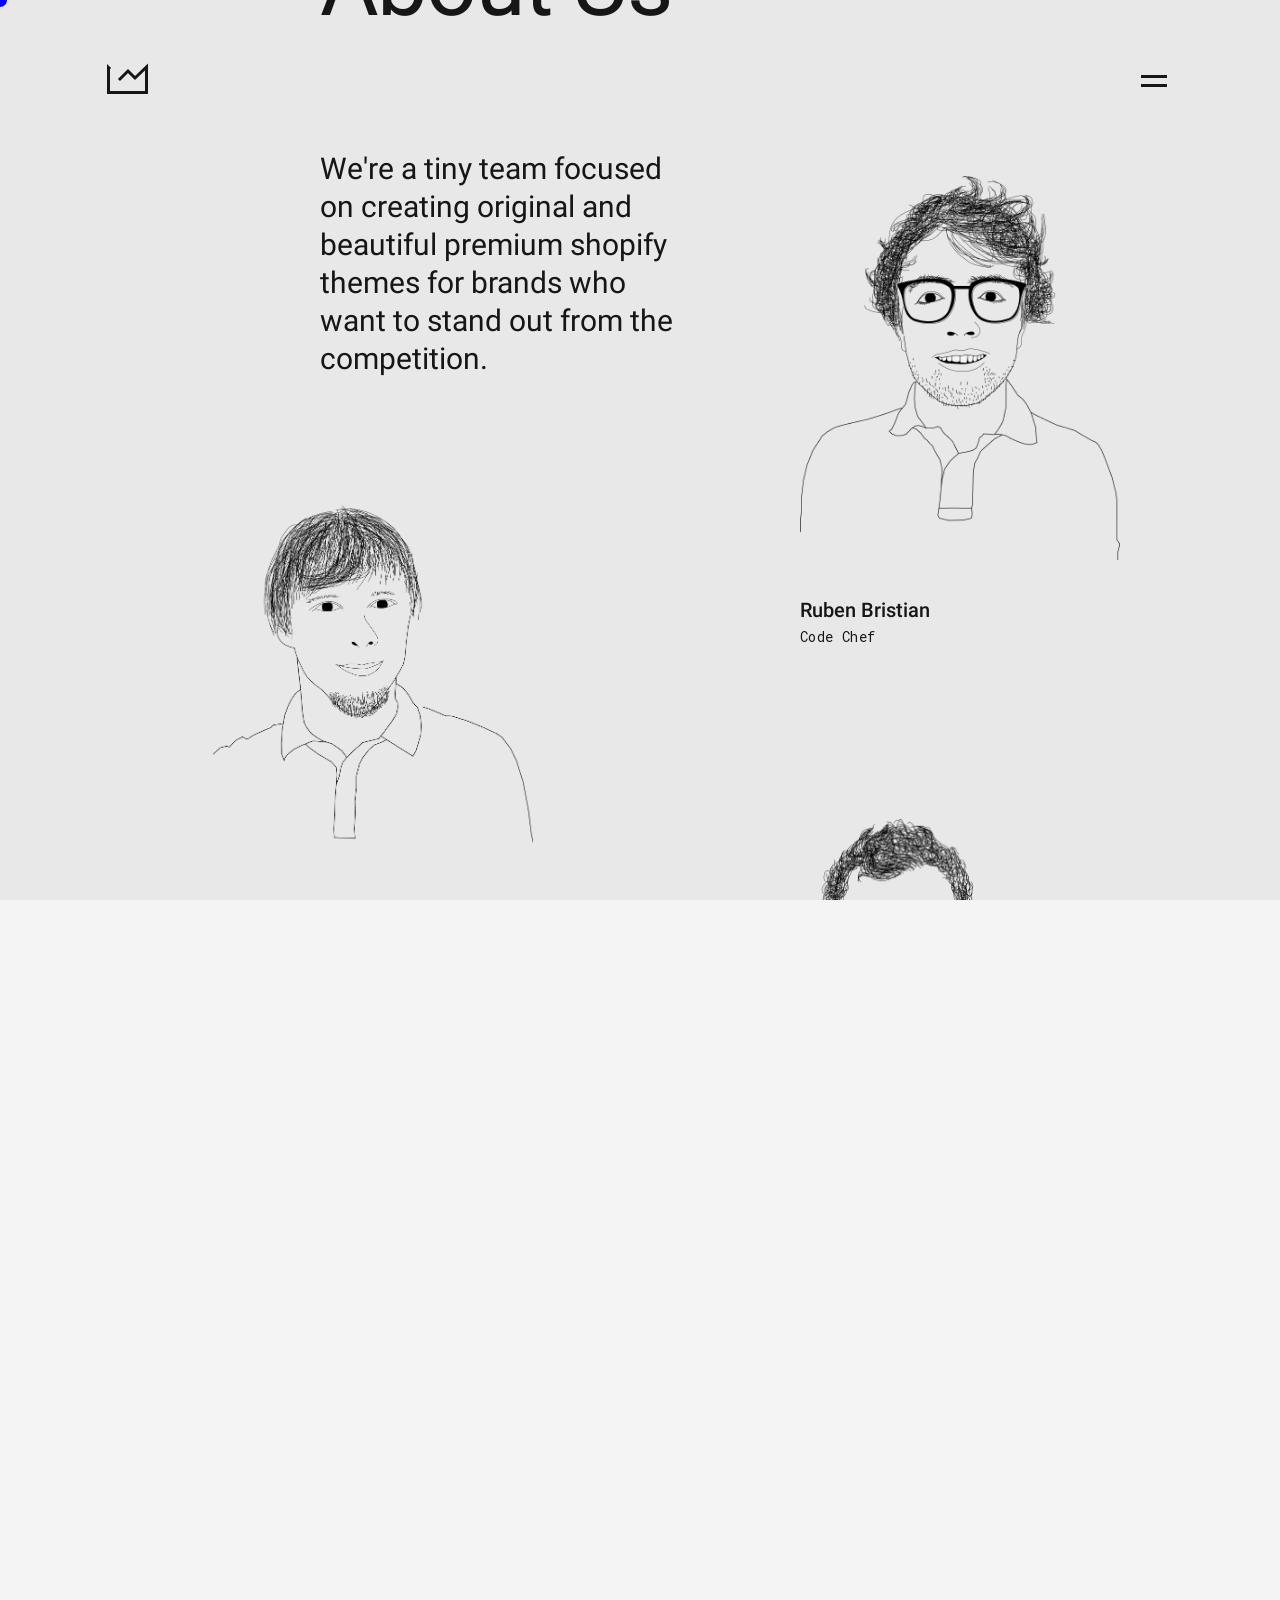
<file: about-us.html>
<!doctype html>
<html lang="en">

<head>

  <title>About Us - Krown Themes</title>
  <meta charset="utf-8">
  <meta name="viewport" content="width=device-width, initial-scale=1, shrink-to-fit=no">

  <script type="text/javascript">
    var generalDelay = 200;
    if ( sessionStorage.fauxBlue && ! ('ontouchstart' in window || window.DocumentTouch && document instanceof DocumentTouch) ) {
      document.querySelector('html').classList.add('faux-blue');
      delete sessionStorage.fauxBlue;
    }
  </script>

  <link rel="icon" type="image/png" href="assets/images/krownthemes.png" />

  <link rel="preload" crossorigin="anonymous" href="assets/fonts/DidactGothic-Regular.woff2" as="font" type="font/woff2">
  <link rel="preload" crossorigin="anonymous" href="assets/fonts/Roboto-Bold.woff2" as="font" type="font/woff2">
  <link rel="preload" crossorigin="anonymous" href="assets/fonts/Roboto-Medium.woff2" as="font" type="font/woff2">
  <link rel="preload" crossorigin="anonymous" href="assets/fonts/Roboto-Regular.woff2" as="font" type="font/woff2">
  <link rel="preload" crossorigin="anonymous" href="assets/fonts/Roboto-Thin.woff2" as="font" type="font/woff2">
  <link rel="preload" crossorigin="anonymous" href="assets/fonts/RobotoMono-Bold.woff2" as="font" type="font/woff2">
  <link rel="preload" crossorigin="anonymous" href="assets/fonts/RobotoMono-Italic.woff" as="font" type="font/woff">
  <link rel="preload" crossorigin="anonymous" href="assets/fonts/RobotoMono-Regular.woff2" as="font" type="font/woff2">

  <style type="text/css">
    @font-face {
      font-family: 'Roboto';
      font-style: normal;
      font-weight: 100;
      font-display: swap;
      src: url(assets/fonts/Roboto-Thin.woff2) format('woff2');
    }
    @font-face {
      font-family: 'Roboto';
      font-style: normal;
      font-weight: 400;
      font-display: swap;
      src: url(assets/fonts/Roboto-Regular.woff2) format('woff2');
    }
    @font-face {
      font-family: 'Roboto';
      font-style: normal;
      font-weight: 500;
      font-display: swap;
      src: url(assets/fonts/Roboto-Medium.woff2) format('woff2');
    }
    @font-face {
      font-family: 'Roboto';
      font-style: normal;
      font-weight: 700;
      font-display: swap;
      src: url(assets/fonts/Roboto-Bold.woff2) format('woff2');
    }

    @font-face {
      font-family: 'Roboto Mono';
      font-style: normal;
      font-weight: 400;
      font-display: swap;
      src: url(assets/fonts/RobotoMono-Regular.woff2) format('woff2');
    }
    @font-face {
      font-family: 'Roboto Mono';
      font-style: italic;
      font-weight: 400;
      font-display: swap;
      src: url(assets/fonts/RobotoMono-Italic.woff) format('woff');
    }
    @font-face {
      font-family: 'Roboto Mono';
      font-style: normal;
      font-weight: 700;
      font-display: swap;
      src: url(assets/fonts/RobotoMono-Bold.woff2) format('woff2');
    }

    @font-face {
      font-family: 'Didact Gothic';
      font-style: normal;
      font-weight: 400;
      font-display: swap;
      src: url(assets/fonts/DidactGothic-Regular.woff2) format('woff2');
    }
  </style>

  <link rel="stylesheet" href="assets/css/main.css">

  

</head>

<body class="page-template page-about-us no-touch">

  <header class="header">
    <div class="logo" aria-label="Krown Themes">
      <a href="index.html">
        <svg width="41" height="31" viewBox="0 0 41 31" fill="none" xmlns="http://www.w3.org/2000/svg">
        <path class="logo-path" d="M13 16L21 8L28 15L39.5 4V29.5H1.5V4.5L2 5" stroke="black" stroke-width="3" stroke-linecap="square"/>
        </svg>
      </a>
    </div>

    <div class="menu-opener initial-transition">
      <span class="menu-opener__icon"></span>
    </div>

    <div class="menu-holder">
      <nav class="menu">
        
        <span class="menu__title type-mono">SHOPIFY THEMES</span>

        <ul>
          <li class="font-size-largerst"><a href="highlight.html" title="Shopify Highlight Theme"><span>Highlight</span></a></li>
          <li class="font-size-largerst"><a href="split.html" title="Shopify Split Theme"><span>Split</span></a></li>
          <li class="font-size-largerst"><a href="kingdom.html" title="Shopify Kingdom Theme"><span>Kingdom</span></a></li>
        </ul>

        <ul>
  <li><a href="theme-showcase.html"><span>Theme Showcase</span></a></li>
  <li><a href="https://shopify-support.krownthemes.com/" target="_blank"><span>Themes Documentation</span></a></li>
  <li><a href="shopify-support-contact.html"><span>Customer Support</span></a></li>
</ul>
<ul>
  <li><a href="about-us.html"><span>About us</span></a></li>
  <li><a href="blog.html"><span>Blog</span></a></li>
  <li><a href="contact.html"><span>Contact</span></a></li>
</ul>
<ul class="social-links">
  <li><a href="https://twitter.com/krownthemes" target="_blank"><svg width="22" height="22" viewBox="0 0 22 22" fill="none" xmlns="http://www.w3.org/2000/svg"><path d="M20.625 5.49996L18.5625 5.84371L19.9375 4.12496L17.5312 4.81246C14.4375 1.37496 9.625 5.15621 11 8.24996C5.5 8.24996 2.75 4.12496 2.75 4.12496C2.75 4.12496 0.6875 7.21871 4.125 9.62496L2.0625 8.93746C2.0625 11 3.4375 12.375 5.84375 13.0625H3.4375C4.8125 15.8125 7.21875 15.8125 7.21875 15.8125C7.21875 15.8125 5.15625 17.5312 1.375 17.5312C12.7188 23.0312 19.5938 12.7187 18.5625 7.21871L20.625 5.49996Z" fill="#161616"/></svg><span>Twitter</span></a></li>
  <li><a href="https://www.facebook.com/krownthemes" target="_blank"><svg width="21" height="21" viewBox="0 0 21 21" fill="none" xmlns="http://www.w3.org/2000/svg"><path d="M3.03451 2.09961H17.976C18.4905 2.09961 18.9 2.50911 18.9 3.02361V17.9756C18.9 18.4796 18.4905 18.8996 17.976 18.8996H13.692V12.3896H15.876L16.2015 9.85911H13.692V8.24211C13.692 7.50711 13.902 7.00311 14.952 7.00311H16.296V4.73511C16.065 4.70361 15.267 4.64061 14.343 4.64061C12.4005 4.64061 11.0775 5.81661 11.0775 7.99011V9.85911H8.88301V12.3896H11.0775V18.8996H3.03451C2.78847 18.8996 2.55235 18.8026 2.3774 18.6296C2.20245 18.4566 2.10277 18.2216 2.10001 17.9756V3.02361C2.10001 2.50911 2.52001 2.09961 3.03451 2.09961Z" fill="#161616"/></svg><span>Facebook</span></a></li>
</ul>

      </nav>
    </div>
  </header>

  




<main class="main about-page scroll-container">

  <div class="scroll-inner">

    <div id="about-page" class="section background-color-switch">

      <section class="about-page">

        <div class="grid__item size-16 portable--size-20 push-6 portable--push-2">
      
          <h1 class="font-size-largest" style="transform: translateY(20px)">About Us</h1>

          <div class="about__container">

            <p class="size-7 portable--size-9 palm--size-18 animate-in">We're a tiny team focused on creating original and beautiful premium shopify themes for brands who want to stand out from the competition.<span class="hide palm--show-block"><br /><br />For more than a decade, we've been designing original websites and e-commerce solutions that balance feeling with function.</span></p>

            <div id="about-mindaugas" class="size-6 portable--size-8 palm--size-16 push-2 palm--push-0">
              <div class="parallax" data-parallax=".1" data-parallax_parent="#about-mindaugas" data-parallax_offset="top bottom">
                <figure class="lazy-load" style="padding-top: 120%">
                  <img class="lazyload"
                    src="assets/images/about/ruben.png" 
                    alt="Ruben Bristian - Code Chef" 
                  />
                </figure>
                <h3>Ruben Bristian <span>Code Chef</span></h3>
              </div>
            </div>

            <div id="about-ruben" class="size-6 portable--size-8 palm--size-16 pull-2 portable--push-0">
              <div class="parallax" data-parallax=".3" data-parallax_parent="#about-ruben" data-parallax_offset="top bottom">
                <figure class="lazy-load" style="padding-top: 120%">
                   <img class="lazyload"
                    src="assets/images/about/adi.png" 
                    alt="Adi Petraru - Happiness Hero" 
                  />
                </figure>
                <h3>Adi Petraru <span>Happiness Hero</span></h3>
              </div>
            </div>

            <div id="about-adi" class="size-6 portable--size-8 palm--size-16 push-4 palm--push-0">
              <div class="parallax" data-parallax=".2" data-parallax_parent="#about-adi" data-parallax_offset="top bottom">
                <figure class="lazy-load" style="padding-top: 120%">
                  <img class="lazyload"
                    src="assets/images/about/mindaugas.png" 
                    alt="Mindaugas Budginas - Fancy Designer" 
                  />
                </figure>
                <h3>Mindaugas Budginas <span>Fancy Designer</span></h3>
              </div>
            </div>

            <div id="about-decade" class="size-6 portable--size-8 palm--hide">
              <p class="animate-in">For more than a decade, we've been designing original websites and e-commerce solutions that balance feeling with function.</p>
            </div>

          </div>

        </div>

      </section>

    </div>

    <footer id="footer" class="section">
      <section class="footer">
    
        <h2 class="font-size-large">Join our<br class="portable--hide" /> newsletter</h2>
    
        <div id="mc_embed_signup" class="newsletter">
    
          <form action="https://krownthemes.us4.list-manage.com/subscribe/post?u=724605feb436b67a5bc437ce1&amp;id=f9c4586d66" method="post" id="mc-embedded-subscribe-form" name="mc-embedded-subscribe-form" class="validate" target="_blank" novalidate>
    
            <div class="contact__field">
              <input type="text" value="" name="EMAIL" class="email" id="mce-EMAIL" placeholder="" required pattern=".*\S.*">
              <label for="mce-EMAIL"><span>Enter your email address here</span></label>
              <span class="contact__info">Get our monthly emails to hear about theme updates and other news!</span>
            </div>
    
            <button id="mc-embedded-subscribe" type="submit" name="subscribe" class="newsletter__submit" aria-label="Submit"><svg width="64" height="16" viewBox="0 0 64 16" fill="none" xmlns="http://www.w3.org/2000/svg"><rect x="17" y="7" width="44" height="1.99999" fill="#111111"/><path d="M56.7272 0L64 8L62.6363 9.5L55.3636 1.5L56.7272 0Z" fill="#111111"/><path d="M55.3636 14.5L62.6363 6.5L64 7.99994L56.7272 16L55.3636 14.5Z" fill="#111111"/></svg></button>
    
            <div style="position: absolute; left: -5000px;" aria-hidden="true"><input type="text" name="b_724605feb436b67a5bc437ce1_f9c4586d66" tabindex="-1" value=""></div>
    
          </form>
    
        </div>
    
        <nav class="navigation"> 
          <ul>
  <li><a href="theme-showcase.html"><span>Theme Showcase</span></a></li>
  <li><a href="https://shopify-support.krownthemes.com/" target="_blank"><span>Themes Documentation</span></a></li>
  <li><a href="shopify-support-contact.html"><span>Customer Support</span></a></li>
</ul>
<ul>
  <li><a href="about-us.html"><span>About us</span></a></li>
  <li><a href="blog.html"><span>Blog</span></a></li>
  <li><a href="contact.html"><span>Contact</span></a></li>
</ul>
<ul class="social-links">
  <li><a href="https://twitter.com/krownthemes" target="_blank"><svg width="22" height="22" viewBox="0 0 22 22" fill="none" xmlns="http://www.w3.org/2000/svg"><path d="M20.625 5.49996L18.5625 5.84371L19.9375 4.12496L17.5312 4.81246C14.4375 1.37496 9.625 5.15621 11 8.24996C5.5 8.24996 2.75 4.12496 2.75 4.12496C2.75 4.12496 0.6875 7.21871 4.125 9.62496L2.0625 8.93746C2.0625 11 3.4375 12.375 5.84375 13.0625H3.4375C4.8125 15.8125 7.21875 15.8125 7.21875 15.8125C7.21875 15.8125 5.15625 17.5312 1.375 17.5312C12.7188 23.0312 19.5938 12.7187 18.5625 7.21871L20.625 5.49996Z" fill="#161616"/></svg><span>Twitter</span></a></li>
  <li><a href="https://www.facebook.com/krownthemes" target="_blank"><svg width="21" height="21" viewBox="0 0 21 21" fill="none" xmlns="http://www.w3.org/2000/svg"><path d="M3.03451 2.09961H17.976C18.4905 2.09961 18.9 2.50911 18.9 3.02361V17.9756C18.9 18.4796 18.4905 18.8996 17.976 18.8996H13.692V12.3896H15.876L16.2015 9.85911H13.692V8.24211C13.692 7.50711 13.902 7.00311 14.952 7.00311H16.296V4.73511C16.065 4.70361 15.267 4.64061 14.343 4.64061C12.4005 4.64061 11.0775 5.81661 11.0775 7.99011V9.85911H8.88301V12.3896H11.0775V18.8996H3.03451C2.78847 18.8996 2.55235 18.8026 2.3774 18.6296C2.20245 18.4566 2.10277 18.2216 2.10001 17.9756V3.02361C2.10001 2.50911 2.52001 2.09961 3.03451 2.09961Z" fill="#161616"/></svg><span>Facebook</span></a></li>
</ul>
        </nav>
    
      </section>
    </footer>

  </div>

</main>

  <div id="scroller"></div>
  <div id="faux"></div>
  
  <script type="text/javascript">
    if ( 'ontouchstart' in window || window.DocumentTouch && document instanceof DocumentTouch ) {
      document.querySelector('body').classList.remove('no-touch')
      document.querySelector('body').classList.add('touch');
      window.touch = true;
    } 
  </script>

  <script type="text/javascript" src="assets/js/main.js"></script>

  

</body>

</html>
</file>
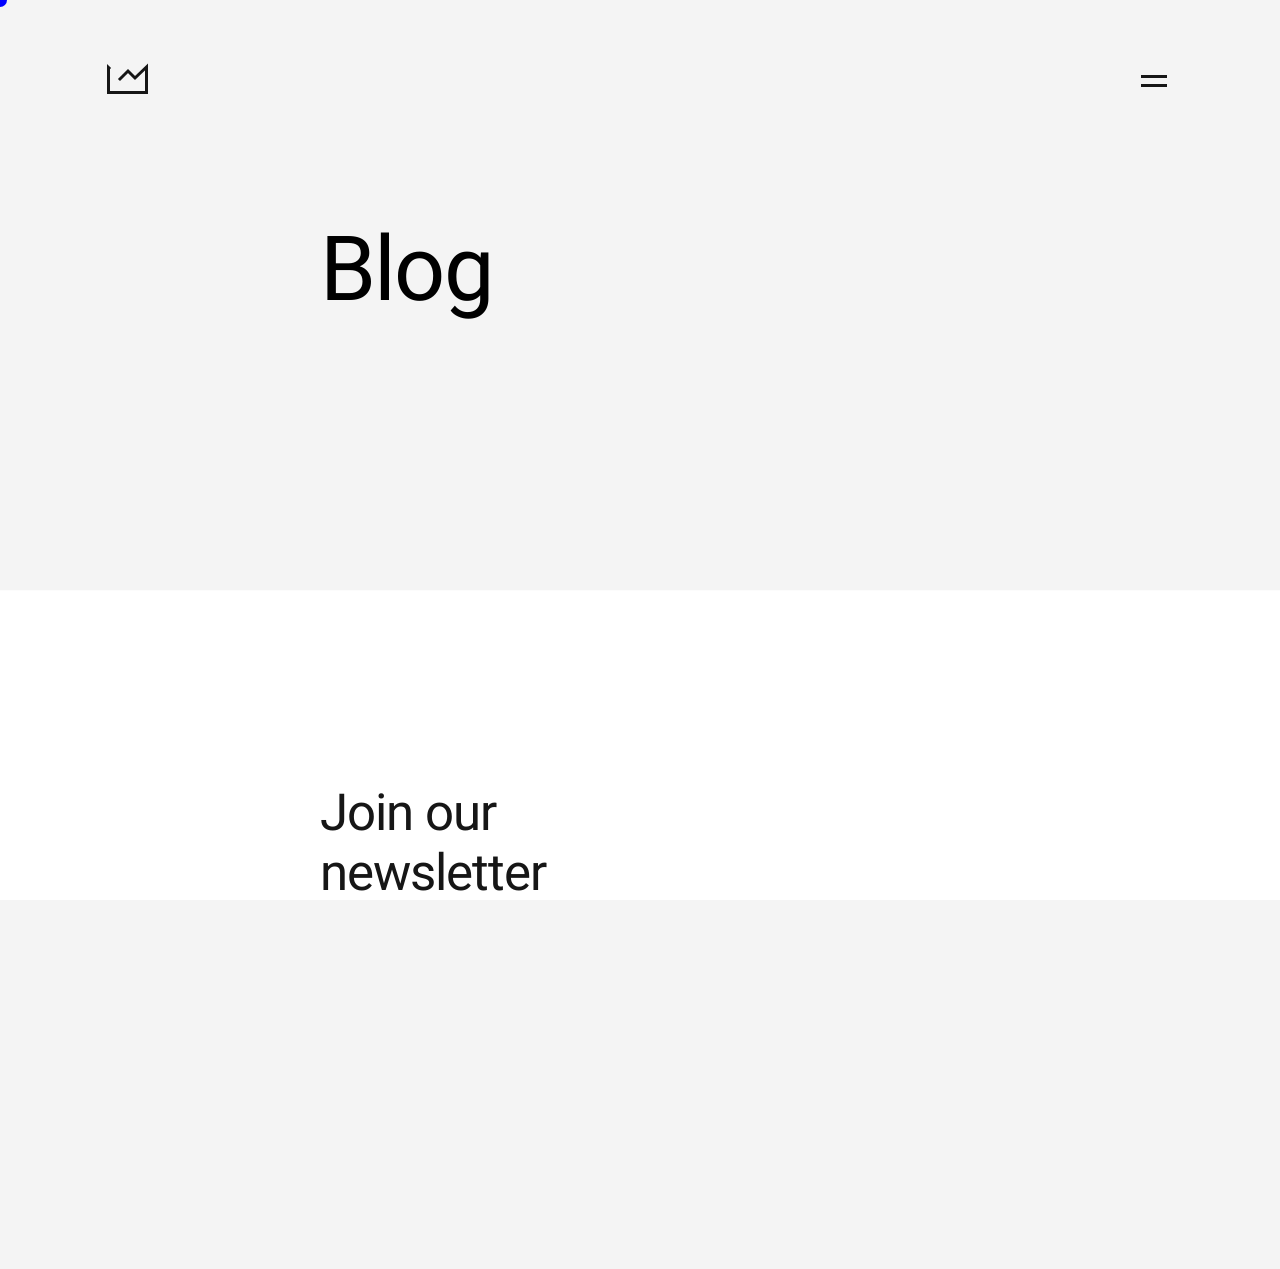
<file: blog.html>
<!doctype html>
<html lang="en">

<head>

  <title>Blog - Krown Themes</title>
  <meta charset="utf-8">
  <meta name="viewport" content="width=device-width, initial-scale=1, shrink-to-fit=no">

  <script type="text/javascript">
    var generalDelay = 200;
    if ( sessionStorage.fauxBlue && ! ('ontouchstart' in window || window.DocumentTouch && document instanceof DocumentTouch) ) {
      document.querySelector('html').classList.add('faux-blue');
      delete sessionStorage.fauxBlue;
    }
  </script>

  <link rel="icon" type="image/png" href="assets/images/krownthemes.png" />

  <link rel="preload" crossorigin="anonymous" href="assets/fonts/DidactGothic-Regular.woff2" as="font" type="font/woff2">
  <link rel="preload" crossorigin="anonymous" href="assets/fonts/Roboto-Bold.woff2" as="font" type="font/woff2">
  <link rel="preload" crossorigin="anonymous" href="assets/fonts/Roboto-Medium.woff2" as="font" type="font/woff2">
  <link rel="preload" crossorigin="anonymous" href="assets/fonts/Roboto-Regular.woff2" as="font" type="font/woff2">
  <link rel="preload" crossorigin="anonymous" href="assets/fonts/Roboto-Thin.woff2" as="font" type="font/woff2">
  <link rel="preload" crossorigin="anonymous" href="assets/fonts/RobotoMono-Bold.woff2" as="font" type="font/woff2">
  <link rel="preload" crossorigin="anonymous" href="assets/fonts/RobotoMono-Italic.woff" as="font" type="font/woff">
  <link rel="preload" crossorigin="anonymous" href="assets/fonts/RobotoMono-Regular.woff2" as="font" type="font/woff2">

  <style type="text/css">
    @font-face {
      font-family: 'Roboto';
      font-style: normal;
      font-weight: 100;
      font-display: swap;
      src: url(assets/fonts/Roboto-Thin.woff2) format('woff2');
    }
    @font-face {
      font-family: 'Roboto';
      font-style: normal;
      font-weight: 400;
      font-display: swap;
      src: url(assets/fonts/Roboto-Regular.woff2) format('woff2');
    }
    @font-face {
      font-family: 'Roboto';
      font-style: normal;
      font-weight: 500;
      font-display: swap;
      src: url(assets/fonts/Roboto-Medium.woff2) format('woff2');
    }
    @font-face {
      font-family: 'Roboto';
      font-style: normal;
      font-weight: 700;
      font-display: swap;
      src: url(assets/fonts/Roboto-Bold.woff2) format('woff2');
    }

    @font-face {
      font-family: 'Roboto Mono';
      font-style: normal;
      font-weight: 400;
      font-display: swap;
      src: url(assets/fonts/RobotoMono-Regular.woff2) format('woff2');
    }
    @font-face {
      font-family: 'Roboto Mono';
      font-style: italic;
      font-weight: 400;
      font-display: swap;
      src: url(assets/fonts/RobotoMono-Italic.woff) format('woff');
    }
    @font-face {
      font-family: 'Roboto Mono';
      font-style: normal;
      font-weight: 700;
      font-display: swap;
      src: url(assets/fonts/RobotoMono-Bold.woff2) format('woff2');
    }

    @font-face {
      font-family: 'Didact Gothic';
      font-style: normal;
      font-weight: 400;
      font-display: swap;
      src: url(assets/fonts/DidactGothic-Regular.woff2) format('woff2');
    }
  </style>

  <link rel="stylesheet" href="assets/css/main.css">

  

</head>

<body class="page-template page-blog no-touch">

  <header class="header">
    <div class="logo" aria-label="Krown Themes">
      <a href="index.html">
        <svg width="41" height="31" viewBox="0 0 41 31" fill="none" xmlns="http://www.w3.org/2000/svg">
        <path class="logo-path" d="M13 16L21 8L28 15L39.5 4V29.5H1.5V4.5L2 5" stroke="black" stroke-width="3" stroke-linecap="square"/>
        </svg>
      </a>
    </div>

    <div class="menu-opener initial-transition">
      <span class="menu-opener__icon"></span>
    </div>

    <div class="menu-holder">
      <nav class="menu">
        
        <span class="menu__title type-mono">SHOPIFY THEMES</span>

        <ul>
          <li class="font-size-largerst"><a href="highlight.html" title="Shopify Highlight Theme"><span>Highlight</span></a></li>
          <li class="font-size-largerst"><a href="split.html" title="Shopify Split Theme"><span>Split</span></a></li>
          <li class="font-size-largerst"><a href="kingdom.html" title="Shopify Kingdom Theme"><span>Kingdom</span></a></li>
        </ul>

        <ul>
  <li><a href="theme-showcase.html"><span>Theme Showcase</span></a></li>
  <li><a href="https://shopify-support.krownthemes.com/" target="_blank"><span>Themes Documentation</span></a></li>
  <li><a href="shopify-support-contact.html"><span>Customer Support</span></a></li>
</ul>
<ul>
  <li><a href="about-us.html"><span>About us</span></a></li>
  <li><a href="blog.html"><span>Blog</span></a></li>
  <li><a href="contact.html"><span>Contact</span></a></li>
</ul>
<ul class="social-links">
  <li><a href="https://twitter.com/krownthemes" target="_blank"><svg width="22" height="22" viewBox="0 0 22 22" fill="none" xmlns="http://www.w3.org/2000/svg"><path d="M20.625 5.49996L18.5625 5.84371L19.9375 4.12496L17.5312 4.81246C14.4375 1.37496 9.625 5.15621 11 8.24996C5.5 8.24996 2.75 4.12496 2.75 4.12496C2.75 4.12496 0.6875 7.21871 4.125 9.62496L2.0625 8.93746C2.0625 11 3.4375 12.375 5.84375 13.0625H3.4375C4.8125 15.8125 7.21875 15.8125 7.21875 15.8125C7.21875 15.8125 5.15625 17.5312 1.375 17.5312C12.7188 23.0312 19.5938 12.7187 18.5625 7.21871L20.625 5.49996Z" fill="#161616"/></svg><span>Twitter</span></a></li>
  <li><a href="https://www.facebook.com/krownthemes" target="_blank"><svg width="21" height="21" viewBox="0 0 21 21" fill="none" xmlns="http://www.w3.org/2000/svg"><path d="M3.03451 2.09961H17.976C18.4905 2.09961 18.9 2.50911 18.9 3.02361V17.9756C18.9 18.4796 18.4905 18.8996 17.976 18.8996H13.692V12.3896H15.876L16.2015 9.85911H13.692V8.24211C13.692 7.50711 13.902 7.00311 14.952 7.00311H16.296V4.73511C16.065 4.70361 15.267 4.64061 14.343 4.64061C12.4005 4.64061 11.0775 5.81661 11.0775 7.99011V9.85911H8.88301V12.3896H11.0775V18.8996H3.03451C2.78847 18.8996 2.55235 18.8026 2.3774 18.6296C2.20245 18.4566 2.10277 18.2216 2.10001 17.9756V3.02361C2.10001 2.50911 2.52001 2.09961 3.03451 2.09961Z" fill="#161616"/></svg><span>Facebook</span></a></li>
</ul>

      </nav>
    </div>
  </header>

  




<main class="main blog-page scroll-container">

  <div class="scroll-inner">

    <div id="blog" class="section">

      <section class="blog">
      
        <h1 class="blog__title font-size-largest portable--size-20 portable--push-2 animate-in">Blog</h1>

        <div class="blog-list">

          <!-- Blog posts were dynamic CMS content -->

        </div>

      </section>

    </div>
    
    <footer id="footer" class="section">
      <section class="footer">
    
        <h2 class="font-size-large">Join our<br class="portable--hide" /> newsletter</h2>
    
        <div id="mc_embed_signup" class="newsletter">
    
          <form action="https://krownthemes.us4.list-manage.com/subscribe/post?u=724605feb436b67a5bc437ce1&amp;id=f9c4586d66" method="post" id="mc-embedded-subscribe-form" name="mc-embedded-subscribe-form" class="validate" target="_blank" novalidate>
    
            <div class="contact__field">
              <input type="text" value="" name="EMAIL" class="email" id="mce-EMAIL" placeholder="" required pattern=".*\S.*">
              <label for="mce-EMAIL"><span>Enter your email address here</span></label>
              <span class="contact__info">Get our monthly emails to hear about theme updates and other news!</span>
            </div>
    
            <button id="mc-embedded-subscribe" type="submit" name="subscribe" class="newsletter__submit" aria-label="Submit"><svg width="64" height="16" viewBox="0 0 64 16" fill="none" xmlns="http://www.w3.org/2000/svg"><rect x="17" y="7" width="44" height="1.99999" fill="#111111"/><path d="M56.7272 0L64 8L62.6363 9.5L55.3636 1.5L56.7272 0Z" fill="#111111"/><path d="M55.3636 14.5L62.6363 6.5L64 7.99994L56.7272 16L55.3636 14.5Z" fill="#111111"/></svg></button>
    
            <div style="position: absolute; left: -5000px;" aria-hidden="true"><input type="text" name="b_724605feb436b67a5bc437ce1_f9c4586d66" tabindex="-1" value=""></div>
    
          </form>
    
        </div>
    
        <nav class="navigation"> 
          <ul>
  <li><a href="theme-showcase.html"><span>Theme Showcase</span></a></li>
  <li><a href="https://shopify-support.krownthemes.com/" target="_blank"><span>Themes Documentation</span></a></li>
  <li><a href="shopify-support-contact.html"><span>Customer Support</span></a></li>
</ul>
<ul>
  <li><a href="about-us.html"><span>About us</span></a></li>
  <li><a href="blog.html"><span>Blog</span></a></li>
  <li><a href="contact.html"><span>Contact</span></a></li>
</ul>
<ul class="social-links">
  <li><a href="https://twitter.com/krownthemes" target="_blank"><svg width="22" height="22" viewBox="0 0 22 22" fill="none" xmlns="http://www.w3.org/2000/svg"><path d="M20.625 5.49996L18.5625 5.84371L19.9375 4.12496L17.5312 4.81246C14.4375 1.37496 9.625 5.15621 11 8.24996C5.5 8.24996 2.75 4.12496 2.75 4.12496C2.75 4.12496 0.6875 7.21871 4.125 9.62496L2.0625 8.93746C2.0625 11 3.4375 12.375 5.84375 13.0625H3.4375C4.8125 15.8125 7.21875 15.8125 7.21875 15.8125C7.21875 15.8125 5.15625 17.5312 1.375 17.5312C12.7188 23.0312 19.5938 12.7187 18.5625 7.21871L20.625 5.49996Z" fill="#161616"/></svg><span>Twitter</span></a></li>
  <li><a href="https://www.facebook.com/krownthemes" target="_blank"><svg width="21" height="21" viewBox="0 0 21 21" fill="none" xmlns="http://www.w3.org/2000/svg"><path d="M3.03451 2.09961H17.976C18.4905 2.09961 18.9 2.50911 18.9 3.02361V17.9756C18.9 18.4796 18.4905 18.8996 17.976 18.8996H13.692V12.3896H15.876L16.2015 9.85911H13.692V8.24211C13.692 7.50711 13.902 7.00311 14.952 7.00311H16.296V4.73511C16.065 4.70361 15.267 4.64061 14.343 4.64061C12.4005 4.64061 11.0775 5.81661 11.0775 7.99011V9.85911H8.88301V12.3896H11.0775V18.8996H3.03451C2.78847 18.8996 2.55235 18.8026 2.3774 18.6296C2.20245 18.4566 2.10277 18.2216 2.10001 17.9756V3.02361C2.10001 2.50911 2.52001 2.09961 3.03451 2.09961Z" fill="#161616"/></svg><span>Facebook</span></a></li>
</ul>
        </nav>
    
      </section>
    </footer>

  </div>

</main>

  <div id="scroller"></div>
  <div id="faux"></div>
  
  <script type="text/javascript">
    if ( 'ontouchstart' in window || window.DocumentTouch && document instanceof DocumentTouch ) {
      document.querySelector('body').classList.remove('no-touch')
      document.querySelector('body').classList.add('touch');
      window.touch = true;
    } 
  </script>

  <script type="text/javascript" src="assets/js/main.js"></script>

  

</body>

</html>
</file>
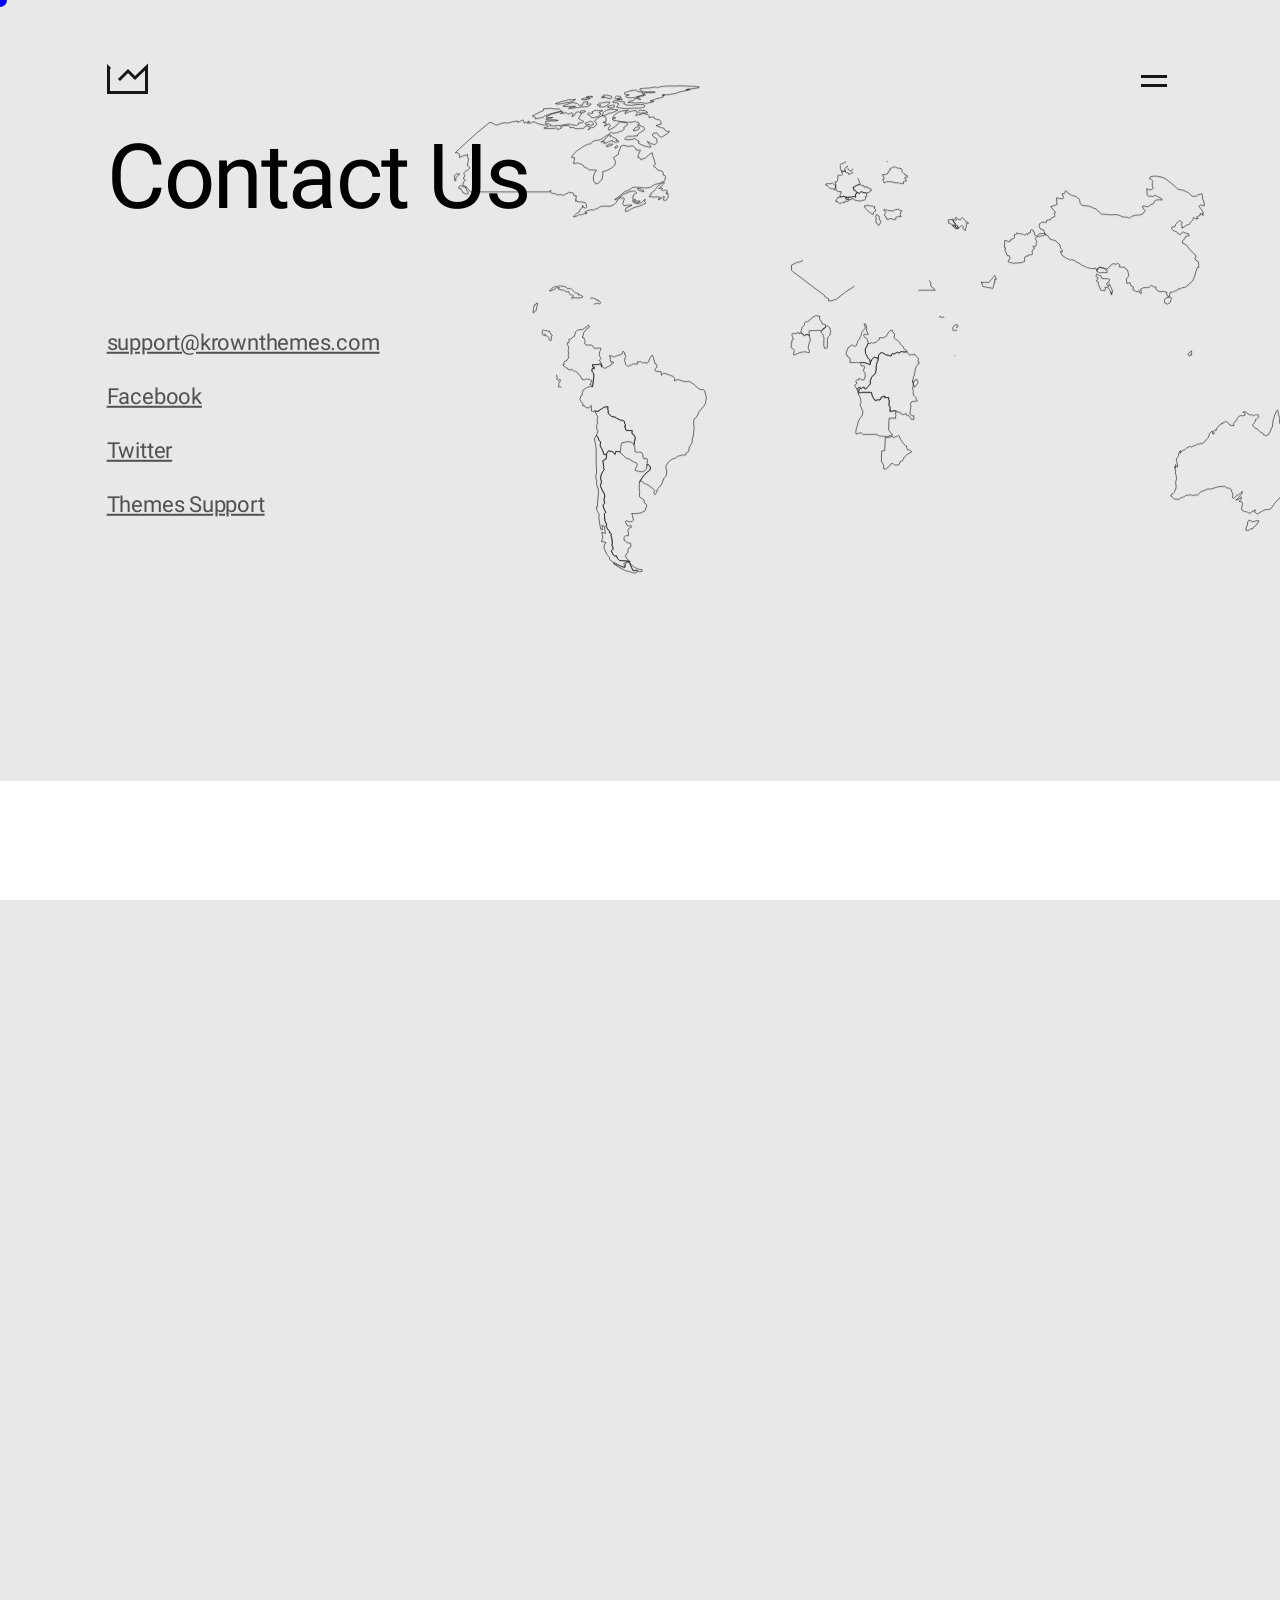
<file: contact.html>
<!doctype html>
<html lang="en">

<head>

  <title>Contact - Krown Themes</title>
  <meta charset="utf-8">
  <meta name="viewport" content="width=device-width, initial-scale=1, shrink-to-fit=no">

  <script type="text/javascript">
    var generalDelay = 200;
    if ( sessionStorage.fauxBlue && ! ('ontouchstart' in window || window.DocumentTouch && document instanceof DocumentTouch) ) {
      document.querySelector('html').classList.add('faux-blue');
      delete sessionStorage.fauxBlue;
    }
  </script>

  <link rel="icon" type="image/png" href="assets/images/krownthemes.png" />

  <link rel="preload" crossorigin="anonymous" href="assets/fonts/DidactGothic-Regular.woff2" as="font" type="font/woff2">
  <link rel="preload" crossorigin="anonymous" href="assets/fonts/Roboto-Bold.woff2" as="font" type="font/woff2">
  <link rel="preload" crossorigin="anonymous" href="assets/fonts/Roboto-Medium.woff2" as="font" type="font/woff2">
  <link rel="preload" crossorigin="anonymous" href="assets/fonts/Roboto-Regular.woff2" as="font" type="font/woff2">
  <link rel="preload" crossorigin="anonymous" href="assets/fonts/Roboto-Thin.woff2" as="font" type="font/woff2">
  <link rel="preload" crossorigin="anonymous" href="assets/fonts/RobotoMono-Bold.woff2" as="font" type="font/woff2">
  <link rel="preload" crossorigin="anonymous" href="assets/fonts/RobotoMono-Italic.woff" as="font" type="font/woff">
  <link rel="preload" crossorigin="anonymous" href="assets/fonts/RobotoMono-Regular.woff2" as="font" type="font/woff2">

  <style type="text/css">
    @font-face {
      font-family: 'Roboto';
      font-style: normal;
      font-weight: 100;
      font-display: swap;
      src: url(assets/fonts/Roboto-Thin.woff2) format('woff2');
    }
    @font-face {
      font-family: 'Roboto';
      font-style: normal;
      font-weight: 400;
      font-display: swap;
      src: url(assets/fonts/Roboto-Regular.woff2) format('woff2');
    }
    @font-face {
      font-family: 'Roboto';
      font-style: normal;
      font-weight: 500;
      font-display: swap;
      src: url(assets/fonts/Roboto-Medium.woff2) format('woff2');
    }
    @font-face {
      font-family: 'Roboto';
      font-style: normal;
      font-weight: 700;
      font-display: swap;
      src: url(assets/fonts/Roboto-Bold.woff2) format('woff2');
    }

    @font-face {
      font-family: 'Roboto Mono';
      font-style: normal;
      font-weight: 400;
      font-display: swap;
      src: url(assets/fonts/RobotoMono-Regular.woff2) format('woff2');
    }
    @font-face {
      font-family: 'Roboto Mono';
      font-style: italic;
      font-weight: 400;
      font-display: swap;
      src: url(assets/fonts/RobotoMono-Italic.woff) format('woff');
    }
    @font-face {
      font-family: 'Roboto Mono';
      font-style: normal;
      font-weight: 700;
      font-display: swap;
      src: url(assets/fonts/RobotoMono-Bold.woff2) format('woff2');
    }

    @font-face {
      font-family: 'Didact Gothic';
      font-style: normal;
      font-weight: 400;
      font-display: swap;
      src: url(assets/fonts/DidactGothic-Regular.woff2) format('woff2');
    }
  </style>

  <link rel="stylesheet" href="assets/css/main.css">

  

</head>

<body class="page-template page-contact no-touch">

  <header class="header">
    <div class="logo" aria-label="Krown Themes">
      <a href="index.html">
        <svg width="41" height="31" viewBox="0 0 41 31" fill="none" xmlns="http://www.w3.org/2000/svg">
        <path class="logo-path" d="M13 16L21 8L28 15L39.5 4V29.5H1.5V4.5L2 5" stroke="black" stroke-width="3" stroke-linecap="square"/>
        </svg>
      </a>
    </div>

    <div class="menu-opener initial-transition">
      <span class="menu-opener__icon"></span>
    </div>

    <div class="menu-holder">
      <nav class="menu">
        
        <span class="menu__title type-mono">SHOPIFY THEMES</span>

        <ul>
          <li class="font-size-largerst"><a href="highlight.html" title="Shopify Highlight Theme"><span>Highlight</span></a></li>
          <li class="font-size-largerst"><a href="split.html" title="Shopify Split Theme"><span>Split</span></a></li>
          <li class="font-size-largerst"><a href="kingdom.html" title="Shopify Kingdom Theme"><span>Kingdom</span></a></li>
        </ul>

        <ul>
  <li><a href="theme-showcase.html"><span>Theme Showcase</span></a></li>
  <li><a href="https://shopify-support.krownthemes.com/" target="_blank"><span>Themes Documentation</span></a></li>
  <li><a href="shopify-support-contact.html"><span>Customer Support</span></a></li>
</ul>
<ul>
  <li><a href="about-us.html"><span>About us</span></a></li>
  <li><a href="blog.html"><span>Blog</span></a></li>
  <li><a href="contact.html"><span>Contact</span></a></li>
</ul>
<ul class="social-links">
  <li><a href="https://twitter.com/krownthemes" target="_blank"><svg width="22" height="22" viewBox="0 0 22 22" fill="none" xmlns="http://www.w3.org/2000/svg"><path d="M20.625 5.49996L18.5625 5.84371L19.9375 4.12496L17.5312 4.81246C14.4375 1.37496 9.625 5.15621 11 8.24996C5.5 8.24996 2.75 4.12496 2.75 4.12496C2.75 4.12496 0.6875 7.21871 4.125 9.62496L2.0625 8.93746C2.0625 11 3.4375 12.375 5.84375 13.0625H3.4375C4.8125 15.8125 7.21875 15.8125 7.21875 15.8125C7.21875 15.8125 5.15625 17.5312 1.375 17.5312C12.7188 23.0312 19.5938 12.7187 18.5625 7.21871L20.625 5.49996Z" fill="#161616"/></svg><span>Twitter</span></a></li>
  <li><a href="https://www.facebook.com/krownthemes" target="_blank"><svg width="21" height="21" viewBox="0 0 21 21" fill="none" xmlns="http://www.w3.org/2000/svg"><path d="M3.03451 2.09961H17.976C18.4905 2.09961 18.9 2.50911 18.9 3.02361V17.9756C18.9 18.4796 18.4905 18.8996 17.976 18.8996H13.692V12.3896H15.876L16.2015 9.85911H13.692V8.24211C13.692 7.50711 13.902 7.00311 14.952 7.00311H16.296V4.73511C16.065 4.70361 15.267 4.64061 14.343 4.64061C12.4005 4.64061 11.0775 5.81661 11.0775 7.99011V9.85911H8.88301V12.3896H11.0775V18.8996H3.03451C2.78847 18.8996 2.55235 18.8026 2.3774 18.6296C2.20245 18.4566 2.10277 18.2216 2.10001 17.9756V3.02361C2.10001 2.50911 2.52001 2.09961 3.03451 2.09961Z" fill="#161616"/></svg><span>Facebook</span></a></li>
</ul>

      </nav>
    </div>
  </header>

  




<main class="main contact-page scroll-container">

  <div class="scroll-inner">

    <div id="contact" class="section">

      <section class="contact">
      
        <h1 class="contact__title font-size-largest animate-in">Contact Us</h1>
        <ul class="contact__info animate-in">
          <li><a href="mailto:support@krownthemes.com" target="_blank">support@krownthemes.com</a></li>
          <li><a href="https://facebook.com/krownthemes/" target="_blank">Facebook</a></li>
          <li><a href="https://twitter.com/krownthemes/" target="_blank">Twitter</a></li>
          <li><a href="https://shopify-support.krownthemes.com/" target="_blank">Themes Support</a></li>
        </ul>

        <div class="contact__map">
        <?xml version="1.0" encoding="UTF-8" standalone="no"?>
        <!--
        *************Map created by Simplemaps.com********************		
        *************Attribution is highly appreciated!***************
        *************http://simplemaps.com****************************
        
        The MIT License (MIT)
        
        Copyright (c) 2015 Pareto Softare, LLC DBA Simplemaps.com
        
        Permission is hereby granted, free of charge, to any person obtaining a copy
        of this software and associated documentation files (the "Software"), to deal
        in the Software without restriction, including without limitation the rights
        to use, copy, modify, merge, publish, distribute, sublicense, and/or sell
        copies of the Software, and to permit persons to whom the Software is
        furnished to do so, subject to the following conditions:
        
        The above copyright notice and this permission notice shall be included in
        all copies or substantial portions of the Software.
        
        THE SOFTWARE IS PROVIDED "AS IS", WITHOUT WARRANTY OF ANY KIND, EXPRESS OR
        IMPLIED, INCLUDING BUT NOT LIMITED TO THE WARRANTIES OF MERCHANTABILITY,
        FITNESS FOR A PARTICULAR PURPOSE AND NONINFRINGEMENT. IN NO EVENT SHALL THE
        AUTHORS OR COPYRIGHT HOLDERS BE LIABLE FOR ANY CLAIM, DAMAGES OR OTHER
        LIABILITY, WHETHER IN AN ACTION OF CONTRACT, TORT OR OTHERWISE, ARISING FROM,
        OUT OF OR IN CONNECTION WITH THE SOFTWARE OR THE USE OR OTHER DEALINGS IN
        THE SOFTWARE.
        
        -->
        
        <svg
           xmlns:dc="http://purl.org/dc/elements/1.1/"
           xmlns:cc="http://creativecommons.org/ns#"
           xmlns:rdf="http://www.w3.org/1999/02/22-rdf-syntax-ns#"
           xmlns:svg="http://www.w3.org/2000/svg"
           xmlns="http://www.w3.org/2000/svg"
           xmlns:sodipodi="http://sodipodi.sourceforge.net/DTD/sodipodi-0.dtd"
           xmlns:inkscape="http://www.inkscape.org/namespaces/inkscape"
           enable_background="new 0 0 2000 1001"
           height="1001px"
           pretty_print="False"
           style="stroke-linejoin: round; stroke:#000; fill: none;"
           version="1.1"
           viewBox="0 0 2000 1001"
           width="2000px"
           id="svg2"
           inkscape:version="0.48.4 r9939"
           sodipodi:docname="world.svg">
          <sodipodi:namedview
             pagecolor="#ffffff"
             bordercolor="#666666"
             borderopacity="1"
             objecttolerance="10"
             gridtolerance="10"
             guidetolerance="10"
             inkscape:pageopacity="0"
             inkscape:pageshadow="2"
             inkscape:window-width="1920"
             inkscape:window-height="1137"
             id="namedview231"
             showgrid="false"
             inkscape:zoom="1.144"
             inkscape:cx="593.00732"
             inkscape:cy="460.46398"
             inkscape:window-x="1192"
             inkscape:window-y="118"
             inkscape:window-maximized="1"
             inkscape:current-layer="svg2" />
          <defs
             id="defs4">
            <style
               type="text/css"
               id="style6">path { fill-rule: evenodd; }</style>
          </defs>
          <metadata
             id="metadata8">
            <views
               id="views10">
              <view
                 h="1001"
                 padding="0"
                 w="2000"
                 id="view12">
                <proj
                   flip="auto"
                   id="robinson"
                   lon0="100.0" />
                <bbox
                   h="2233.1"
                   w="5271.17"
                   x="-2635.59"
                   y="-1308.06"
                   id="bbox15" />
              </view>
            </views>
            <rdf:RDF>
              <cc:Work
                 rdf:about="">
                <dc:format>image/svg+xml</dc:format>
                <dc:type
                   rdf:resource="http://purl.org/dc/dcmitype/StillImage" />
                <dc:title />
              </cc:Work>
            </rdf:RDF>
          </metadata>
          <path
             inkscape:connector-curvature="0"
             id="AF"
             data-name="Afghanistan"
             data-id="AF"
             d="m 1369.9,333.8 -5.4,0 -3.8,-0.5 -2.5,2.9 -2.1,0.7 -1.5,1.3 -2.6,-2.1 -1,-5.4 -1.6,-0.3 0,-2 -3.2,-1.5 -1.7,2.3 0.2,2.6 -0.6,0.9 -3.2,-0.1 -0.9,3 -2.1,-1.3 -3.3,2.1 -1.8,-0.8 -4.3,-1.4 -2.9,0 -1.6,-0.2 -2.9,-1.7 -0.3,2.3 -4.1,1.2 0.1,5.2 -2.5,2 -4,0.9 -0.4,3 -3.9,0.8 -5.9,-2.4 -0.5,8 -0.5,4.7 2.5,0.9 -1.6,3.5 2.7,5.1 1.1,4 4.3,1.1 1.1,4 -3.9,5.8 9.6,3.2 5.3,-0.9 3.3,0.8 0.9,-1.4 3.8,0.5 6.6,-2.6 -0.8,-5.4 2.3,-3.6 4,0 0.2,-1.7 4,-0.9 2.1,0.6 1.7,-1.8 -1.1,-3.8 1.5,-3.8 3,-1.6 -3,-4.2 5.1,0.2 0.9,-2.3 -0.8,-2.5 2,-2.7 -1.4,-3.2 -1.9,-2.8 2.4,-2.8 5.3,-1.3 5.8,-0.8 2.4,-1.2 2.8,-0.7 -1.4,-1.9 z"
             style="fill-rule:evenodd" />
          <path
             inkscape:connector-curvature="0"
             id="AO"
             data-name="Angola"
             data-id="AO"
             d="m 1068.3,609.6 -16.6,-0.1 -1.9,0.7 -1.7,-0.1 -2.3,0.9 -0.5,1.2 2.8,4 1.1,4.3 1.6,6.1 -1.7,2.6 -0.3,1.3 1.3,3.8 1.5,3.9 1.6,2.2 0.3,3.6 -0.7,4.8 -1.8,2.8 -3.3,4.2 -1.3,2.6 -1.9,5.7 -0.3,2.7 -2,5.9 -0.9,5.5 0.5,4 2.7,-1.2 3.3,-1 3.6,0.1 3.2,2.9 0.9,-0.4 22.5,-0.3 3.7,3 13.4,0.9 10.3,-2.5 -3.5,-4 -3.6,-5.2 0.8,-20.3 11.6,0.1 -0.5,-2.2 0.9,-2.4 -0.9,-3 0.7,-3 -0.5,-2 -2.6,-0.4 -3.5,1 -2.4,-0.2 -1.4,0.6 0.5,-7.6 -1.9,-2.3 -0.3,-4 0.9,-3.8 -1.2,-2.4 0,-4 -6.8,0 0.5,-2.3 -2.9,0 -0.3,1.1 -3.4,0.3 -1.5,3.7 -0.9,1.6 -3,-0.9 -1.9,0.9 -3.7,0.5 -2.1,-3.3 -1.3,-2.1 -1.6,-3.8 -1.3,-4.7 z m -21.8,-1.3 0.2,-2.7 0.9,-1.7 2,-1.3 -2,-2.2 -1.8,1.1 -2.2,2.7 1.4,4.8 1.5,-0.7 z"
             style="fill-rule:evenodd" />
          <path
             inkscape:connector-curvature="0"
             id="AL"
             data-name="Albania"
             data-id="AL"
             d="m 1077.5,300.5 -2,3.1 0.5,1.9 0,0 1,1 -0.5,1.9 -0.1,4.3 0.7,3 3,2.1 0.2,1.4 1,0.4 2.1,-3 0.1,-2.1 1.6,-0.9 0,-1.6 -2.3,-1.6 -0.9,-2.6 0.4,-2.1 0,0 -0.5,-2.3 -1.3,-0.6 -1.3,-1.6 -1.3,0.5 -0.4,-1.2 z"
             style="fill-rule:evenodd" />
          <path
             inkscape:connector-curvature="0"
             id="AE"
             data-name="United Arab Emirates"
             data-id="AE"
             d="m 1283.9,408.6 -1.3,-2.2 -3,3.9 -3.7,4.1 -3.3,4.3 -3.3,-0.2 -4.6,-0.2 -4.2,1 -0.3,-1.7 -1,0.3 0.4,1.5 2.6,6.4 16.8,3.2 1,-1.3 -0.1,-2.6 1.4,-2.6 -0.3,-2.6 2.4,-1.3 -1.1,-0.8 0.1,-4.2 2.8,0 -1.3,-5 z"
             style="fill-rule:evenodd" />
          <path
             inkscape:connector-curvature="0"
             id="AR"
             data-name="Argentina"
             data-id="AR"
             d="m 669.8,920.7 0.9,-3 -7.3,-1.5 -7.7,-3.6 -4.3,-4.6 -3,-2.8 5.9,13.5 5,0 2.9,0.2 3.3,2.1 4.3,-0.3 z m -50.4,-208.1 -7.4,-1.5 -4,5.7 0.9,1.6 -1.1,6.6 -5.6,3.2 1.6,10.6 -0.9,2 2,2.5 -3.2,4 -2.6,5.9 -0.9,5.8 1.7,6.2 -2.1,6.5 4.9,10.9 1.6,1.2 1.3,5.9 -1.6,6.2 1.4,5.4 -2.9,4.3 1.5,5.9 3.3,6.3 -2.5,2.4 0.3,5.7 0.7,6.4 3.3,7.6 -1.6,1.2 3.6,7.1 3.1,2.3 -0.8,2.6 2.8,1.3 1.3,2.3 -1.8,1.1 1.8,3.7 1.1,8.2 -0.7,5.3 1.8,3.2 -0.1,3.9 -2.7,2.7 3.1,6.6 2.6,2.2 3.1,-0.4 1.8,4.6 3.5,3.6 12,0.8 4.8,0.9 2.2,0.4 -4.7,-3.6 -4.1,-6.3 0.9,-2.9 3.5,-2.5 0.5,-7.2 4.7,-3.5 -0.2,-5.6 -5.2,-1.3 -6.4,-4.5 -0.1,-4.7 2.9,-3.1 4.7,-0.1 0.2,-3.3 -1.2,-6.1 2.9,-3.9 4.1,-1.9 -2.5,-3.2 -2.2,2 -4,-1.9 -2.5,-6.2 1.5,-1.6 5.6,2.3 5,-0.9 2.5,-2.2 -1.8,-3.1 -0.1,-4.8 -2,-3.8 5.8,0.6 10.2,-1.3 6.9,-3.4 3.3,-8.3 -0.3,-3.2 -3.9,-2.8 -0.1,-4.5 -7.8,-5.5 -0.3,-3.3 -0.4,-4.2 0.9,-1.4 -1.1,-6.3 0.3,-6.5 0.5,-5.1 5.9,-8.6 5.3,-6.2 3.3,-2.6 4.2,-3.5 -0.5,-5.1 -3.1,-3.7 -2.6,1.2 -0.3,5.7 -4.3,4.8 -4.2,1.1 -6.2,-1 -5.7,-1.8 4.2,-9.6 -1.1,-2.8 -5.9,-2.5 -7.2,-4.7 -4.6,-1 -11.2,-10.4 -1,-1.3 -6.3,-0.3 -1.6,5.1 -3.7,-4.6 z"
             style="fill-rule:evenodd" />
          <path
             inkscape:connector-curvature="0"
             id="AM"
             data-name="Armenia"
             data-id="AM"
             d="m 1219,325.1 -0.9,-4.4 -2.5,-1.1 -2.5,-1.7 1,-2 -3.1,-2.2 0.7,-1.5 -2.2,-1.1 -1.4,-1.7 -6.9,1 1.3,2.2 0,3.1 4.2,1.5 2.4,1.9 1,-0.2 1.8,1.7 2.3,0 0.2,1 2.8,3.7 1.8,-0.2 z"
             style="fill-rule:evenodd" />
          <path
             inkscape:connector-curvature="0"
             id="AU"
             data-name="Australia"
             data-id="AU"
             d="m 1726.7,832 -3,-0.5 -1.9,2.9 -0.6,5.4 -2.1,4 -0.5,5.3 3,0.2 0.8,0.3 6.6,-4.3 0.6,1.7 4,-4.9 3.2,-2.2 4.5,-7.3 -2.8,-0.5 -4.8,1.2 -3.4,0.9 -3.6,-2.2 z m 50.1,-172.3 0.5,-2.3 0.1,-3.6 -1.6,-3.2 0.1,-2.7 -1.3,-0.8 0.1,-3.9 -1.2,-3.2 -2.3,2.4 -0.4,1.8 -1.5,3.5 -1.8,3.4 0.6,2.1 -1.2,1.3 -1.5,4.8 0.1,3.7 -0.7,1.8 0.3,3.1 -2.6,5 -1.3,3.5 -1.7,2.9 -1.7,3.4 -4.1,2.1 -4.9,-2.1 -0.5,-2 -2.5,-1.6 -1.6,0 -3.3,-3.8 -2.5,-2.2 -3.9,-2 -3.9,-3.5 -0.1,-1.8 2.5,-3.1 2.1,-3.2 -0.3,-2.6 1.9,-0.2 2.5,-2.5 2,-3.4 -2.2,-3.2 -1.5,1.2 -2,-0.5 -3.5,1.8 -3.2,-2 -1.7,0.7 -4.5,-1.6 -2.7,-2.7 -3.5,-1.5 -3.1,0.9 3.9,2.1 -0.3,3.2 -4.8,1.2 -2.8,-0.7 -3.6,2.2 -2.9,3.7 0.6,1.5 -2.7,1.7 -3.4,5.1 0.6,3.5 -3.4,-0.6 -3.5,0 -2.5,-3.8 -3.7,-2.9 -2.8,0.8 -2.6,0.9 -0.3,1.6 -2.4,-0.7 -0.3,1.8 -3,1.1 -1.7,2.5 -3.5,3.1 -1.4,4.8 -2.3,-1.3 -2.2,3.1 1.5,3 -2.6,1.2 -1.4,-5.5 -4.8,5.4 -0.8,3.5 -0.7,2.5 -3.8,3.3 -2,3.4 -3.5,2.8 -6.1,1.9 -3.1,-0.2 -1.5,0.6 -1.1,1.4 -3.5,0.7 -4.7,2.4 -1.4,-0.8 -2.6,0.5 -4.6,2.3 -3.2,2.7 -4.8,2.1 -3.1,4.4 0.4,-4.8 -3.1,4.6 -0.1,3.7 -1.3,3.2 -1.5,1.5 -1.3,3.7 0.9,1.9 0.1,2 1.6,5 -0.7,3.3 -1,-2.5 -2.3,-1.8 0.4,5.9 -1.7,-2.8 0.1,2.8 1.8,5 -0.6,5 1.7,2.5 -0.4,1.9 0.9,4.1 -1.3,3.6 -0.3,3.6 0.7,6.5 -0.7,3.7 -2.2,4.4 -0.6,2.3 -1.5,1.5 -2.9,0.8 -1.5,3.7 2.4,1.2 4,4.1 3.6,0 3.8,0.3 3.3,-2.1 3.4,-1.8 1.4,0.3 4.5,-3.4 3.8,-0.3 4.1,-0.7 4.2,1.2 3.6,-0.6 4.6,-0.2 3,-2.6 2.3,-3.3 5.2,-1.5 6.9,-3.2 5,0.4 6.9,-2.1 7.8,-2.3 9.8,-0.6 4,3.1 3.7,0.2 5.3,3.8 -1.6,1.5 1.8,2.4 1.3,4.6 -1.6,3.4 2.9,2.6 4.3,-5.1 4.3,-2.1 6.7,-5.5 -1.6,4.7 -3.4,3.2 -2.5,3.7 -4.4,3.5 5.2,-1.2 4.7,-4.4 -0.9,4.8 -3.2,3.1 4.7,0.8 1.3,2.6 -0.4,3.3 -1.5,4.9 1.4,4 4,1.9 2.8,0.4 2.4,1 3.5,1.8 7.2,-4.7 3.5,-1.2 -2.7,3.4 2.6,1.1 2.7,2.8 4.7,-2.7 3.8,-2.5 6.3,-2.7 6,-0.2 4.2,-2.3 0.9,-2 3,-4.5 3.9,-4.8 3.6,-3.2 4.4,-5.6 3.3,-3.1 4.4,-5 5.4,-3.1 5,-5.8 3.1,-4.5 1.4,-3.6 3.8,-5.7 2.1,-2.9 2.5,-5.7 -0.7,-5.4 1.7,-3.9 1.1,-3.7 0,-5.1 -2.8,-5.1 -1.9,-2.5 -2.9,-3.9 0.7,-6.7 -1.5,1 -1.6,-2.8 -2.5,1.4 -0.6,-6.9 -2.2,-4 1,-1.5 -3.1,-2.8 -3.2,-3 -5.3,-3.3 -0.9,-4.3 1.3,-3.3 -0.4,-5.5 -1.3,-0.7 -0.2,-3.2 -0.2,-5.5 1.1,-2.8 -2.3,-2.5 -1.4,-2.7 -3.9,2.4 -1.2,-5 z"
             style="fill-rule:evenodd" />
          <path
             inkscape:connector-curvature="0"
             id="AT"
             data-name="Austria"
             data-id="AT"
             d="m 1060.2,264 -2.3,-1.2 -2.3,0.3 -4,-1.9 -1.7,0.5 -2.6,2.5 -3.8,-2 -1.5,2.9 -1.7,0.8 1,4 -0.4,1.1 -1.7,-1.3 -2.4,-0.2 -3.4,1.2 -4.4,-0.3 -0.6,1.6 -2.6,-1.7 -1.5,0.3 0.2,1.1 -0.7,1.6 2.3,1.1 2.6,0.2 3.1,0.9 0.5,-1.2 4.8,-1.1 1.3,2.2 7.2,1.6 4.2,0.4 2.4,-1.4 4.3,-0.1 0.9,-1.1 1.3,-4 -1.1,-1.3 2.8,0 0.2,-2.6 -0.7,-2.1 0.3,-0.8 z"
             style="fill-rule:evenodd" />
          <path
             inkscape:connector-curvature="0"
             id="AZ"
             data-name="Azerbaijan"
             data-id="AZ"
             d="m 1210.1,318.9 -1,0.2 1.2,2.4 3.2,2.9 3.7,0.9 -2.8,-3.7 -0.2,-1 -2.3,0 -1.8,-1.7 z m 10.4,-9.3 -4.3,-3.8 -1.5,-0.2 -1.1,0.9 3.2,3.4 -0.6,0.7 -2.8,-0.4 -4.2,-1.8 -1.1,1 1.4,1.7 2.2,1.1 -0.7,1.5 3.1,2.2 -1,2 2.5,1.7 2.5,1.1 0.9,4.4 5.3,-4.7 1.9,-0.5 1.9,1.9 -1.2,3.1 3.8,3.4 1.3,-0.3 -0.8,-3.2 1.7,-1.5 0.4,-2.2 -0.1,-5 4.2,-0.5 -2,-1.7 -2.5,-0.2 -3.5,-4.5 -3.4,-3.2 0,0 -2.6,2.5 -0.5,1.5 -2.4,-0.4 z"
             style="fill-rule:evenodd" />
          <path
             inkscape:connector-curvature="0"
             id="BI"
             data-name="Burundi"
             data-id="BI"
             d="m 1148.2,590 -0.3,-2.5 0,0 -3,-0.4 -1.7,3.6 -3.5,-0.5 1.4,2.9 0.1,1.1 2,6.1 -0.1,0.3 0.6,-0.1 2.1,-2.3 2.2,-3.3 1.4,-1.4 0,-2 -1.2,-1.5 z"
             style="fill-rule:evenodd" />
          <path
             inkscape:connector-curvature="0"
             id="BE"
             data-name="Belgium"
             data-id="BE"
             d="m 1000.7,246.2 -4.4,1.3 -3.6,-0.5 0,0 -3.8,1.2 0.7,2.2 2.2,0.1 2.4,2.4 3.4,2.9 2.5,-0.4 4.4,2.8 0.4,-3.5 1.3,-0.2 0.4,-4.2 -2.8,-1.4 -3.1,-2.7 z"
             style="fill-rule:evenodd" />
          <path
             inkscape:connector-curvature="0"
             id="BJ"
             data-name="Benin"
             data-id="BJ"
             d="m 996.9,498 -4.3,-3.7 -2,0 -1.9,1.9 -1.2,1.9 -2.7,0.6 -1.2,2.8 -1.9,0.7 -0.7,3.3 1.7,1.9 2,2.3 0.2,3.1 1.1,1.3 -0.2,14.6 1.4,4.4 4.6,-0.8 0.3,-10.2 -0.1,-4.1 1,-4 1.7,-1.9 2.7,-4 -0.6,-1.7 1.1,-2.5 -1.2,-3.8 0.2,-2.1 z"
             style="fill-rule:evenodd" />
          <path
             inkscape:connector-curvature="0"
             id="BF"
             data-name="Burkina Faso"
             data-id="BF"
             d="m 978.8,477.2 -3.6,0 -1.4,-1.2 -3,0.9 -5.2,2.6 -1.1,2 -4.3,2.9 -0.8,1.6 -2.3,1.3 -2.7,-0.9 -1.6,1.6 -0.8,4.4 -4.5,5.2 0.2,2.2 -1.6,2.7 0.4,3.7 2.5,1.4 1,2.1 2.5,1.3 1.9,-1.6 2.7,-0.2 3.8,1.6 -0.8,-4.8 0.2,-3.6 9.7,-0.3 2.4,0.5 1.8,-1 2.6,0.5 4.9,0.1 1.9,-0.7 1.2,-2.8 2.7,-0.6 1.2,-1.9 0.1,-4.4 -6.4,-1.4 -0.2,-3.1 -3.1,-4.1 -0.8,-2.9 0.5,-3.1 z"
             style="fill-rule:evenodd" />
          <path
             inkscape:connector-curvature="0"
             id="BD"
             data-name="Bangladesh"
             data-id="BD"
             d="m 1486.5,431.9 -4.5,-10.1 -1.5,0.1 -0.2,4 -3.5,-3.3 1.1,-3.6 2.4,-0.4 1.6,-5.3 -3.4,-1.1 -5,0.1 -5.4,-0.9 -1.2,-4.4 -2.7,-0.4 -4.8,-2.7 -1.2,4.3 4.6,3.4 -3.1,2.4 -0.8,2.3 3.7,1.7 -0.4,3.8 2.6,4.8 1.6,5.2 2.2,0.6 1.7,0.7 0.6,-1.2 2.5,1.3 1.3,-3.5 -0.9,-2.6 5.1,0.2 2.8,3.7 1.5,3.1 0.8,3.2 2,3.3 -1.1,-5.1 2.1,1 -0.5,-4.6 z"
             style="fill-rule:evenodd" />
          <path
             inkscape:connector-curvature="0"
             id="BG"
             data-name="Bulgaria"
             data-id="BG"
             d="m 1121.6,294.3 -3,-0.7 -4,-2.2 -5.8,1.4 -2.3,1.6 -7.5,-0.3 -4,-1 -1.9,0.5 -1.8,-2.6 -1.1,1.4 0.7,2.3 2.8,2.6 -1.7,1.9 -0.7,2 0.6,0.7 -0.7,0.9 2.8,2 0.8,4.1 3.8,0.2 3.9,-1.7 3.9,2.1 4.6,-0.6 -0.3,-3 5,-2 4.5,0.8 -2.1,-3.5 1.3,-4.4 2.2,-2.5 z"
             style="fill-rule:evenodd" />
          <path
             inkscape:connector-curvature="0"
             id="BA"
             data-name="Bosnia and Herz."
             data-id="BA"
             d="m 1062.2,284.9 -2.3,0.1 -1,1.3 -1.9,-1.4 -0.9,2.5 2.7,2.9 1.3,1.9 2.5,2.3 2,1.4 2.2,2.5 4.7,2.4 0.4,-3.4 1.5,-1.4 0.9,-0.6 1.2,-0.3 0.5,-2.9 -2.7,-2.3 1,-2.7 -1.8,0 0,0 -2.4,-1.4 -3.5,0.1 -4.4,-1 z"
             style="fill-rule:evenodd" />
          <path
             inkscape:connector-curvature="0"
             id="BY"
             data-name="Belarus"
             data-id="BY"
             d="m 1112.8,219.4 -5.2,-1.5 -4.6,2.3 -2.6,1 0.9,2.6 -3.5,2 -0.5,3.4 -4.8,2.2 -4.6,0 0.6,2.7 1.7,2.3 0.3,2.4 -2.7,1.2 1.9,2.9 0.5,2.7 2.2,-0.3 2.4,-1.6 3.7,-0.2 5,0.5 5.6,1.5 3.8,0.1 2,0.9 1.6,-1.1 1.5,1.5 4.3,-0.3 2,0.6 -0.2,-3.1 1.2,-1.4 4.1,-0.3 0,0 -2,-3.9 -1.5,-2 0.8,-0.6 3.9,0.2 1.6,-1.3 -1.7,-1.6 -3.4,-1.1 0.1,-1.1 -2.2,-1.1 -3.7,-3.9 0.6,-1.6 -1,-2.9 -4.8,-1.4 -2.3,0.7 -1,-1.4 z"
             style="fill-rule:evenodd" />
          <path
             inkscape:connector-curvature="0"
             id="BZ"
             data-name="Belize"
             data-id="BZ"
             d="m 482.5,471.1 1.4,-2.2 1,-0.2 1.3,-1.7 1,-3.2 -0.3,-0.6 0.9,-2.3 -0.4,-1 1.3,-2.7 0.3,-1.8 -1.1,0 0.1,-0.9 -1,0 -2.5,3.9 -0.9,-0.8 -0.7,0.3 -0.1,1 -0.7,5 -1.2,7.2 1.6,0 z"
             style="fill-rule:evenodd" />
          <path
             inkscape:connector-curvature="0"
             id="BO"
             data-name="Bolivia"
             data-id="BO"
             d="m 655.7,700.5 1.6,-1.3 -0.8,-3.6 1.3,-2.8 0.5,-5 -1.6,-4 -3.2,-1.7 -0.8,-2.6 0.6,-3.6 -10.7,-0.3 -2.7,-7.4 1.6,-0.1 -0.3,-2.8 -1.2,-1.8 -0.5,-3.7 -3.3,-1.9 -3.5,0.1 -2.5,-1.9 -3.8,-1.2 -2.4,-2.4 -6.3,-1 -6.4,-5.7 0.3,-4.3 -0.9,-2.5 0.4,-4.7 -7.3,1.1 -2.8,2.3 -4.8,2.6 -1.1,1.9 -2.9,0.2 -4.2,-0.6 5.5,10.3 -1.1,2.1 0.1,4.5 0.3,5.4 -1.9,3.2 1.2,2.4 -1.1,2.1 2.8,5.3 -2.8,6.9 3.1,4.3 1.2,4.6 3.2,2.7 -1.1,6.2 3.7,7.1 3.1,8.8 3.8,-0.9 4,-5.7 7.4,1.5 3.7,4.6 1.6,-5.1 6.3,0.3 1,1.3 1.5,-7.6 -0.2,-3.4 2.1,-5.6 9.5,-1.9 5.1,0.1 5.4,3.3 0.3,1.9 z"
             style="fill-rule:evenodd" />
          <path
             inkscape:connector-curvature="0"
             id="BR"
             data-name="Brazil"
             data-id="BR"
             d="m 659,560.1 -1.4,0.2 -3.1,-0.5 -1.8,1.7 -2.6,1.1 -1.7,0.2 -0.7,1.3 -2.7,-0.3 -3.5,-3 -0.3,-2.9 -1.4,-3.3 1,-5.4 1.6,-2.2 -1.2,-3 -1.9,-0.9 0.8,-2.8 -1.3,-1.5 -2.9,0.3 0.7,1.8 -2.1,2.4 -6.4,2.4 -4,1 -1.7,1.5 -4.4,-1.6 -4.2,-0.8 -1,0.6 2.4,1.6 -0.3,4.3 0.7,4 4.8,0.5 0.3,1.4 -4.1,1.8 -0.7,2.7 -2.3,1 -4.2,1.5 -1.1,1.9 -4.4,0.5 -3,-3.4 -1.1,0.8 -1,-3.8 -1.6,-2 -1.9,2.2 -10.9,-0.1 0,3.9 3.3,0.7 -0.2,2.4 -1.1,-0.6 -3.2,1 0,4.6 2.5,2.4 0.9,3.6 -0.1,2.8 -2.2,17.4 -5.1,-0.3 -0.7,1 -4.6,1.2 -6.2,4.3 -0.4,3 -1.3,2.2 0.7,3.4 -3.3,1.9 0.1,2.7 -1.5,1.1 2.6,5.8 3.3,3.8 -1,2.8 3.7,0.3 2.3,3.4 4.9,0.2 4.4,-3.8 0.2,9.7 2.6,0.7 3,-1.1 4.2,0.6 2.9,-0.2 1.1,-1.9 4.8,-2.6 2.8,-2.3 7.3,-1.1 -0.4,4.7 0.9,2.5 -0.3,4.3 6.4,5.7 6.3,1 2.4,2.4 3.8,1.2 2.5,1.9 3.5,-0.1 3.3,1.9 0.5,3.7 1.2,1.8 0.3,2.8 -1.6,0.1 2.7,7.4 10.7,0.3 -0.6,3.6 0.8,2.6 3.2,1.7 1.6,4 -0.5,5 -1.3,2.8 0.8,3.6 -1.6,1.3 1.9,3.6 0.4,8.6 6,1.2 2.1,-1.2 3.9,1.7 1.2,1.9 1,5.8 0.9,2.5 2,0.3 2,-1.1 2.1,1.2 0.3,3.5 -0.3,3.8 -0.7,3.6 2.6,-1.2 3.1,3.7 0.5,5.1 -4.2,3.5 -3.3,2.6 -5.3,6.2 -5.9,8.6 3.4,-0.7 6.2,4.9 1.9,-0.2 6.2,4.1 4.8,3.5 3.8,4.3 -1.9,3 2.1,3.7 2.9,-3.7 1.5,-6 3.2,-3 3.9,-5 4.5,-11.2 3.4,-3.5 0.8,-3.1 0.3,-6.4 -1.3,-3.5 0.3,-4.8 4.1,-6.3 6,-5.1 6,-1.8 3.6,-2.9 8.5,-2.4 5.9,0 1.1,-3.8 4.2,-2.8 0.6,-6.5 5.1,-8.3 0.5,-8.5 1.6,-2.6 0.3,-4.1 1.1,-9.9 -1,-11.9 1.4,-4.7 1.4,-0.1 3.9,-5.5 3.3,-7.2 7.7,-8.8 2.7,-4.2 2,-10.5 -1,-3.9 -2,-8.1 -2.1,-2 -4.8,-0.2 -4.3,-1.9 -7.3,-7.1 -8.4,-5.3 -8.4,0.3 -10.9,-3.4 -6.5,2 0.8,-3.5 -2.7,-3.8 -9.4,-3.8 -7.1,-2.3 -4.2,4.1 -0.3,-6.3 -9.9,-1 -1.7,-2 4.2,-5.2 -0.1,-4.4 -3,-1 -3,-11.2 -1.3,-3.5 -1.9,0.3 -3.5,5.8 -1.8,4.7 -2.1,2.4 -2.7,0.5 -0.8,-1.8 -1.2,-0.3 -1.8,1.8 -2.4,-1.3 -3.2,-1.4 -2.7,0.7 -2.3,-0.6 -0.5,1.8 0.9,1.3 -0.5,1.3 -3.1,-0.5 z"
             style="fill-rule:evenodd" />
          <path
             inkscape:connector-curvature="0"
             id="BN"
             data-name="Brunei"
             data-id="BN"
             d="m 1617.8,543.4 2.7,3.3 1.1,-2.2 2.7,0.2 0.1,-4.1 0.1,-3.1 -4.6,3.5 -2.1,2.4 z"
             style="fill-rule:evenodd" />
          <path
             inkscape:connector-curvature="0"
             id="BT"
             data-name="Bhutan"
             data-id="BT"
             d="m 1474.7,395.5 -2.7,-1.8 -2.9,-0.1 -4.2,-1.5 -2.6,1.6 -2.6,4.8 0.3,1.2 5.5,2.5 3.2,-1 4.7,0.4 4.4,-0.2 -0.4,-3.9 -2.7,-2 z"
             style="fill-rule:evenodd" />
          <path
             inkscape:connector-curvature="0"
             id="BW"
             data-name="Botswana"
             data-id="BW"
             d="m 1116.7,685 -1,-0.5 -3.2,1.5 -1.6,0 -3.7,2.5 -2,-2.6 -8.6,2.2 -4.1,0.2 -0.9,22.7 -5.4,0.2 -0.6,18.5 1.4,1 3,6.1 -0.7,3.8 1.1,2.3 4,-0.7 2.8,-2.8 2.7,-1.9 1.5,-3.1 2.7,-1.5 2.3,0.8 2.5,1.8 4.4,0.3 3.6,-1.5 0.6,-2 1.2,-3 3,-0.5 1.7,-2.4 2,-4.3 5.2,-4.7 8,-4.7 -3.4,-2.9 -4.2,-0.9 -1.5,-4.1 0.1,-2.2 -2.3,-0.7 -6,-7 -1.6,-3.7 -1.1,-1.1 -1.9,-5.1 z"
             style="fill-rule:evenodd" />
          <path
             inkscape:connector-curvature="0"
             id="CF"
             data-name="Central African Rep."
             data-id="CF"
             d="m 1110.5,517.3 -0.5,-0.3 -2,-1.8 -0.3,-2 0.8,-2.6 0,-2.6 -3.3,-4 -0.7,-2.7 -3.5,1.1 -2.8,2.5 -4,7 -5.2,2.9 -5.4,-0.4 -1.6,0.6 0.6,2.3 -2.9,2.2 -2.3,2.5 -7.1,2.4 -1.4,-1.4 -0.9,-0.2 -1,1.7 -4.7,0.4 -2.7,6.5 -1.4,1.1 -0.4,5 0.6,2.7 -0.4,1.9 2.6,3.3 0.5,2.3 2.1,3.2 2.6,2.1 0.3,2.9 0.6,1.8 2.9,-5.9 3.3,-3.4 3.8,1.1 3.6,0.4 0.5,-4.5 2.2,-3.2 3,-2 4.6,2.1 3.6,2.4 4.1,0.6 4.2,1.2 1.6,-3.8 0.8,-0.5 2.6,0.6 6.2,-3.1 2.2,1.3 1.8,-0.2 0.9,-1.5 2,-0.6 4.3,0.7 3.6,0.1 1.8,-0.6 -0.9,-2.1 -4.2,-2.5 -1.5,-3.8 -2.4,-2.7 -3.8,-3.4 -0.1,-2 -3.1,-2.6 -3.8,-2.5 z"
             style="fill-rule:evenodd" />
          <path
             inkscape:connector-curvature="0"
             id="CA"
             data-name="Canada"
             data-id="CA"
             d="m 659,276.7 -0.7,-3 -2.5,1.9 0.5,2.1 5.6,2.6 1.9,-0.4 3.3,-2.5 -4.7,0.1 -3.4,-0.8 z m 14.4,-15.9 0.2,-1.1 -4.1,-2.6 -5.9,-1.6 -1.9,0.6 3.5,2.9 5.7,1.9 2.5,-0.1 z m -305.3,3.7 0.2,-3.4 -3.2,-2.6 -0.4,-2.9 -0.1,-2.1 -4.1,-0.7 -2.4,-0.9 -4.1,-1.4 -1.4,1.5 -0.6,3.3 4.3,1.1 -0.4,1.8 2.9,2.2 0,2.2 6.3,2.8 3,-0.9 z m 336.1,-13.5 3.9,-3.8 1.4,-1.7 -2.1,-0.3 -4.9,2.2 -4.2,3.5 -8.1,9.8 -5.3,3.7 1.6,1.7 -3.8,2.2 0.2,1.9 9.6,0.1 5.4,-0.3 4.4,1.5 -4.4,2.9 2.9,0.2 7.3,-5.4 1.2,0.8 -2.5,5.1 3,1.2 2.3,-0.2 3.5,-5.5 -0.5,-3.9 0.3,-3.3 -3.7,1.1 2.8,-4.6 -4.3,-1.9 -2.7,1.5 -3.9,-1.7 2.4,-2.1 -2.9,-1.3 -3.8,2 4.9,-5.4 z m -356.8,-21.2 -1.9,2 -1.4,2.6 0.9,1.9 -0.6,2.8 0.7,2.8 1.9,0 -0.2,-4.9 7.1,-6.9 -4.9,0.5 -1.6,-0.8 z m 280.9,-47 -0.4,-1.2 -1.7,-0.1 -2.8,1.7 -0.4,0.4 0.1,1.7 1.7,0.5 3.5,-3 z m -9.6,-3.2 0.8,-1.1 -6,-0.1 -4.9,2.7 0,1.5 3,0.2 7.1,-3.2 z m -3.1,-16.6 -2.7,-0.5 -5,5.2 -3.6,4.4 -5.7,2.8 6.3,-0.6 -0.8,3.4 8.2,-3 6.2,-3 0.8,2.6 5.9,1.3 4.9,-1.8 -1.9,-1.8 -3.4,0.4 1.3,-2.7 -3.7,-1.7 -3.4,-1.9 -1.5,-1.5 -2.8,0.9 0.9,-2.5 z m 44.6,-8.2 3.7,-1.7 1,-0.7 1.4,-2.3 -2.3,-1.5 -4.2,0.7 -3.8,3.1 -0.7,2.6 4.9,-0.2 z m -73.8,-10.7 -0.8,-2 -0.3,-1 -1.6,-1 -3,-1.5 -4.9,2.3 -5,1.7 3.5,2.4 3.8,-0.6 4.1,1.6 4.2,-1.9 z m 22.4,-2.1 -6.6,-1 5.7,-2.6 -0.4,-6 -1.9,-2.3 -4.5,-0.8 -8.1,3.8 -5.5,5.8 2.9,2.1 1.6,3.3 -6.3,5.5 -3.2,-0.2 -6.2,4.4 4.2,-5.2 -4.8,-1.8 -4.5,0.9 -2.4,3.4 -5.9,-0.1 -7.2,0.8 -5.1,-2.4 -5,0.4 -1.5,-2.9 -2.1,-1.3 -3.8,0.5 -5.2,0.3 -4.4,1.8 2,2.3 -7,2.8 -1.4,-3.3 -4.4,1 -11.8,0.6 -6.4,-1.2 8.5,-2.6 -2.8,-2.8 -4.4,0.4 -4.7,-1 -7.5,-1.9 -3.8,-2.3 -4.5,-0.3 -3.3,1.6 -5.9,0.9 3.9,-4.1 -9.4,3.6 -1.4,-4.7 -2.1,-0.6 -3.8,2.5 -4.5,1.2 -0.2,-2.2 -8.2,1.4 -8.8,2.3 -5.2,-0.6 -7,1.6 -6.2,2.3 -3.7,-0.5 -3.3,-2.6 -5.9,-1.3 0,0 -24.3,20.2 -35.4,32.4 4.2,0.1 2.7,1.6 0.6,2.6 0.2,3.9 7.6,-3.3 6.4,-1.9 -0.5,3 0.7,2.4 1.7,2.7 -1.1,4.2 -1.5,6.8 4.6,3.8 -3.1,3.7 -5.1,2.9 0,0 -2.5,3.1 2.1,4.4 -3.1,4.9 4.1,2.6 -3.6,3.7 -1.3,5.5 6.9,2.5 1.6,2.7 5.4,6.1 0.7,0 13.9,0 14.6,0 4.8,0 15,0 14.5,0 14.7,0 14.8,0 16.7,0 16.8,0 10.1,0 1.3,-2.4 1.6,0 -0.8,3.4 1,1 3.2,0.4 4.6,1 3.8,1.9 4.4,-0.8 5.3,1.6 0,0 3.2,-2.4 3.2,-1 1.8,-1.5 1.5,-0.8 4,1.2 3.3,0.2 0.8,0.8 0.1,3.5 5.2,1 -1.7,1.7 1.2,1.9 -1.9,2.3 1.8,0.8 -1.9,2.1 0,0 1.2,0.2 1.3,-0.9 0.5,1.4 3.4,0.7 3.8,0.1 3.8,0.6 4,1.2 0.8,2 1.4,4.7 -2.4,2 -3.8,-0.8 -1,-3.8 -0.9,3.9 -3.8,3.4 -0.8,2.9 -1.1,1.7 -4.1,2 0,0 -3.7,3.4 -2,2.2 2.7,0.4 4.5,-2 2.9,-1.7 1.6,-0.3 2.6,0.6 1.7,-0.9 2.8,-0.8 4.7,-0.8 0,0 0,0 0.3,-1.8 -0.3,0.1 -1.7,0.3 -1.8,-0.6 2.3,-2.1 1.9,-0.7 3.9,-0.9 4.6,-0.9 1.8,1.2 1.9,-1.4 1.9,-0.8 0.9,0.4 0.1,0.1 6.7,-4.2 2.7,-1.2 7.7,0 9.3,0 1,-1.6 1.7,-0.3 2.5,-0.9 2.7,-2.8 3.2,-4.9 5.5,-4.7 1.1,1.7 3.7,-1.1 1.5,1.8 -2.8,8.5 2.1,3.5 5.9,-0.8 8.1,-0.2 -10.4,5.1 -1.5,5.2 3.7,0.5 7.1,-4.5 5.8,-2.4 12.2,-3.7 7.5,-4.1 -2.6,-2.2 1,-4.5 -7.1,7 -8.6,0.8 -5.5,-3.1 -0.1,-4.6 0.6,-6.8 6.1,-4.1 -3.3,-3.1 -7.6,0.6 -12.1,5.2 -10.9,8.2 -4.6,1 7.8,-5.7 10.1,-8.3 7.2,-2.7 5.7,-4.4 5.2,-0.5 7.3,0.1 10,1.3 8.6,-1 7.8,-5.1 8.7,-2.2 4.2,-2.1 4.2,-2.3 2,-6.8 -1.1,-2.3 -3.4,-0.8 0,-5.1 -2.3,-1.9 -6.9,-1.6 -2.8,-3.4 -4.8,-3.4 3.4,-3.7 -2,-7.1 -2.6,-7.5 -1,-5.2 -4.3,2.7 -7.4,6.5 -8.1,3.2 -1.6,-3.4 -3.7,-1 2.2,-7.3 2.6,-4.9 -7.7,-0.5 -0.1,-2.2 -3.6,-3.3 -3,-2 -4.5,1.5 -4.2,-0.5 -6.6,-1.6 -3.9,1.3 -3.8,9 -1,5.3 -8.8,6.1 3.1,4.5 0.5,5 -1.7,4 -4.7,4.1 -7.5,4.2 -9,2.8 1.7,3.2 -2.2,9.6 -5.6,6.3 -4.6,1.9 -4.4,-5.8 -0.1,-6.8 1.7,-6 3.6,-5.2 -4.8,-0.6 -7.5,-0.4 -3.6,-2.5 -4.8,-1.6 -1.7,-2.9 -3.3,-2.2 -7,-2.6 -7.1,1.2 0.7,-4.5 1.5,-5.5 -6,-1 4.9,-6.8 4.9,-4.6 9.4,-6.5 8.6,-4.6 5.6,-0.7 2.9,-3.7 5.1,-2.4 6.4,-0.4 7.7,-3.8 2.9,-2.4 7.4,-4.7 3.2,-2.8 3.2,1.7 6.5,-0.9 10.8,-3.8 2.3,-2.7 -0.8,-2.9 5,-2.9 1.7,-2.7 -3.5,-2.6 -5.4,-0.8 -5.5,-0.4 -4.6,5.9 -6.5,4.6 -7.2,4 -1.3,-3.7 4.2,-4 -2.2,-3.5 -8.7,4.2 4.3,-5.5 z m -75.5,-18.9 -2.8,-1 -14.1,3.2 -5.1,2 -7.8,3.9 5.4,1.4 6.2,-0.1 -11.5,2.1 0,1.9 5.6,0.1 9,-0.4 6.5,1.2 -6.2,1 -5.5,-0.3 -7.1,0.9 -3.3,0.6 0.6,4.2 4.2,-0.6 4.1,1.5 -0.3,2.5 7.8,-0.5 11.2,-0.8 9.4,-1.8 5,-0.4 5.7,1.5 6.7,0.8 3.1,-1.9 -0.7,-2.1 7,-0.4 2.6,-2.4 -5,-2.5 -4.2,-2.6 2.4,-3.6 2.7,-5.1 -2.2,-2 -3,-0.9 -4.2,0.8 -2.8,5.3 -4.3,2.1 2.2,-5.1 -1.7,-1.7 -7.3,2.7 -2.6,-2.6 -10.4,1.5 4.7,-2.4 z m 39.1,-1.5 -1.7,-1.1 -5.4,0.2 -2.1,0.7 2.2,3.6 7,-3.4 z m 107.7,1.6 -4.4,-2.8 -8.4,-0.5 -2.1,0.3 -1.7,1.8 2,2.8 0.9,0.3 4.8,-0.7 4.1,0.1 4.1,0.1 0.7,-1.4 z m -39.4,-0.3 5.7,-3.2 -11.2,1.3 -5.8,2.1 -7.1,4.6 -3.3,5.2 5.6,0.1 -6.1,2.3 1.8,1.9 5.9,0.8 7.3,1.5 13.8,1.2 7.9,-0.6 3.2,-1.6 2,1.8 3.3,0.3 2,3.3 -3.5,1.4 7.1,1.8 4.6,2.6 0.5,1.9 -0.4,2.4 -8.6,5.4 -3.2,2.7 0.2,2 -9.2,0.7 -8,0.1 -5.4,4.2 2.4,1.9 13,-0.9 0.9,-1.6 4.7,2.7 4.7,2.9 -2.4,1.6 3.8,2.8 7.6,3.3 10.7,2.3 0.3,-2 -2.8,-3.5 -3.5,-4.9 8.5,4.6 4.7,1.5 3.6,-4.1 0,-5.6 -1,-1.5 -4.4,-2.5 -2.7,-3.3 2.3,-3.2 5.8,-0.7 3.8,5.4 4,2.4 10.7,-6.5 3.3,-3.9 -6.4,-0.3 -3.2,-5.1 -5.9,-1.2 -7.7,-3.5 9,-2.5 -0.8,-5 -2.2,-2.1 -8.3,-2.1 -1.9,-3.3 -8.2,1.2 1.1,-2.3 -3.6,-2.5 -6.8,-2.6 -5.2,2.1 -9,1.5 3.3,-3.4 -2.3,-5.3 -11.6,2.1 -7.1,4.1 -0.3,-3.2 z m -50,-3.4 -7.1,2.4 0.9,3.4 -7.4,-0.7 -1.7,1.7 5.8,3.9 0.9,2 3.4,0.5 8.4,-2 5.1,-4.7 -3.8,-2.2 6,-2.4 0.5,-1.5 -7.5,0.6 -3.5,-1 z m 22.3,5.4 5.6,-1 10,-4.5 -6.1,-1.2 -7.8,-0.2 -5.2,1.4 -4.2,2.1 -2.5,2.6 -1.8,4.5 4.3,0.2 7.7,-3.9 z m -114.7,7.2 2.6,-2.3 9.1,-3.6 13.8,-3.6 6.4,-1.3 -1.6,-2.1 -1.9,-1.5 -9.4,-0.2 -4.1,-1.1 -14,0.8 -0.3,3.1 -7.6,3.3 -7.4,3.8 -4.3,2.2 5.9,2.7 -0.6,2.3 13.4,-2.5 z m 124.1,-18.3 0.3,-1.6 -1.4,-1.7 -6.9,1.3 -4.4,2.2 3.2,1.3 5.1,0.4 4.1,-1.9 z m -8.7,-8.6 -1.1,0.7 -4.8,-0.3 -7.6,1.6 -3.8,-0.1 -4.3,3.8 6.6,-0.4 -3.4,2.9 3.2,0.8 6.8,-0.5 5.8,-3.7 2.8,-2.5 -0.2,-2.3 z m -39.1,2.5 1.8,-2.3 -3.1,-0.5 -5.7,1.7 -0.7,4.7 -6.1,-0.4 -2.8,-2.9 -8.2,-1.6 -5.4,1.4 -11.6,4.8 4.1,0.8 17.8,-0.5 -10.6,2.2 -1.5,1.6 5.9,-0.1 12.2,-2.2 13.8,-0.8 5.1,-2.3 2.3,-2.4 -3.7,-0.2 -4.3,0.8 0.7,-1.8 z m 55.2,-4.3 -7.1,-0.3 -3.8,2 2.6,1.5 7,0.6 1.4,2.1 -2.2,2.4 -1.5,2.8 8.5,1.6 5.5,0.6 8,-0.1 11.6,-0.8 4.3,0.6 6.7,-1 3.5,-1.4 1,-2 -2.3,-1.9 -5.8,-0.3 -8,0.4 -7,1.1 -5.1,-0.4 -4.8,-0.3 -1.2,-1.1 -3.1,-1.1 2.8,-1.9 -1.4,-1.6 -7.3,0.1 -2.3,-1.6 z m -75,-2.6 -6,0.7 -5.5,-0.1 -12.1,3.1 -11.6,3.7 0,0 3.6,1 7,-0.7 9.8,-2.1 3.8,-0.3 5.2,-1.6 5.8,-3.7 z m 80.5,0.6 1,-0.5 -1.5,-0.9 -7.2,-0.1 -0.6,1.3 6.4,0.3 1.9,-0.1 z m -58.4,-0.8 3.2,-1.4 -4.1,-0.8 -5.9,0.5 -5.1,1.5 3.3,1.5 8.6,-1.3 z m 7.8,-4.2 -3.3,-0.9 -1.6,-0.2 -5.7,1.3 -1,0.7 6,0 5.6,-0.9 z m 46.4,2.5 3,-1.7 -2.3,-1.6 -1.7,-0.3 -4.4,-0.1 -2.1,1.8 -0.7,1.8 1.6,1.1 6.6,-1 z m -13.7,-1.2 0.1,-2.2 -7.4,-1.7 -6.1,-0.6 -2.1,1.7 2.8,1.1 -5.3,1.4 7.7,0.2 4,1.5 5.2,0.5 1.1,-1.9 z m 53.7,-6.1 0.6,-2.8 -4.7,-0.8 -4.7,-0.9 -1.6,-2.2 -8.2,0.2 0.3,0.9 -3.9,0.3 -4.1,1.3 -4.9,1.9 -0.3,1.9 2,1.5 6.5,0 -4.3,1.2 -2.1,1.6 1.6,1.9 6.7,0.6 6.8,-0.4 10.5,-3.4 6.4,-1.3 -2.6,-1.5 z m 78.5,-13.8 -7,-0.2 -6.9,-0.3 -10.2,0.6 -1.4,-0.4 -10.3,0.2 -6.4,0.4 -5.1,0.6 -5,2 -2.3,-1 -3.9,-0.2 -6.7,1.4 -7.4,0.6 -4.1,0.1 -6,0.8 -1.1,1.3 2.5,1.2 0.8,1.6 4.4,1.5 12.4,-0.3 7.2,0.5 -7.2,1.5 -2.2,-0.4 -9.3,-0.2 -1.1,2.2 3,1.7 -2.8,1.6 -7.5,1.1 -4.9,1.7 4.8,0.9 1.7,3 -7.5,-2 -2.5,0.3 -2,3.4 -8,1.1 -2,2.3 6.7,0.3 4.9,0.6 11.7,-0.8 8.4,1.4 12.6,-3 1,-1.1 -6.4,0.2 0.5,-1.1 6.5,-1.4 3.6,-1.9 6.8,-1.3 5,-1.6 -0.8,-2.2 3.3,-0.8 -4.3,-0.6 11.1,-0.4 3.2,-0.9 7.9,-0.8 9.3,-3.5 6.8,-1.1 10.3,-2.5 -7.4,0 3.9,-0.9 9,-0.8 9.7,-1.6 1.1,-1.1 -5.2,-1 -6.7,-0.4 -8.5,-0.3 z"
             style="fill-rule:evenodd" />
          <path
             inkscape:connector-curvature="0"
             id="CH"
             data-name="Switzerland"
             data-id="CH"
             d="m 1024.3,270.6 -5.4,-1.9 -1,1.4 -4.2,0 -1.3,1 -2.3,-0.6 0.2,1.6 -3.5,3.5 0,2.8 2.4,-0.9 1.8,2.7 2.2,1.3 2.4,-0.3 2.7,-2.1 0.9,1 2.4,-0.2 0.9,-2.5 3.8,0.8 2.1,-1.1 0.3,-2.5 -2.6,-0.2 -2.3,-1.1 0.7,-1.6 -0.2,-1.1 z"
             style="fill-rule:evenodd" />
          <path
             inkscape:connector-curvature="0"
             id="CL"
             data-name="Chile"
             data-id="CL"
             d="m 648.4,905.2 -3.7,-0.7 -3.3,2.5 0.2,4.1 -1.2,2.8 -7.2,-2.2 -8.6,-4 -4.5,-1.3 9.7,6.8 6.3,3.2 7.5,3.4 5.3,0.9 4.3,1.8 3,0.5 2.3,0.1 3.2,-1.8 0.5,-2.4 -2.9,-0.2 -5,0 -5.9,-13.5 z m -47.3,-196.3 -3.7,-7.1 1.1,-6.2 -3.2,-2.7 -1.2,-4.6 -3.1,-4.3 -1.2,3.3 -2.7,1.6 2.1,9 1.5,10.4 -0.1,14.2 0,13.2 0.9,12.3 -1.9,7.8 2.1,7.8 -0.5,5.3 3.2,9.5 -0.1,9.5 -1.2,10.2 -0.6,10.5 -2.1,0.2 2.4,7.3 3.3,6.3 -1.1,4.3 1.9,11.6 1.5,8.8 3.5,0.9 -1.1,-7.7 4,1.6 1.8,12.7 -6.4,-2.1 2,10.2 -2.7,5.5 8.2,1.8 -3.4,4.8 0.2,6 5,10.6 4.2,4.1 0.2,3.6 3.3,3.8 7.5,3.5 0,0 7.4,4.2 6.2,2 2,-0.1 -1.8,-5.7 3.4,-2.2 1.7,-1.5 4.2,0 -4.8,-0.9 -12,-0.8 -3.5,-3.6 -1.8,-4.6 -3.1,0.4 -2.6,-2.2 -3.1,-6.6 2.7,-2.7 0.1,-3.9 -1.8,-3.2 0.7,-5.3 -1.1,-8.2 -1.8,-3.7 1.8,-1.1 -1.3,-2.3 -2.8,-1.3 0.8,-2.6 -3.1,-2.3 -3.6,-7.1 1.6,-1.2 -3.3,-7.6 -0.7,-6.4 -0.3,-5.7 2.5,-2.4 -3.3,-6.3 -1.5,-5.9 2.9,-4.3 -1.4,-5.4 1.6,-6.2 -1.3,-5.9 -1.6,-1.2 -4.9,-10.9 2.1,-6.5 -1.7,-6.2 0.9,-5.8 2.6,-5.9 3.2,-4 -2,-2.5 0.9,-2 -1.6,-10.6 5.6,-3.2 1.1,-6.6 -0.9,-1.6 -3.8,0.9 -3.1,-8.8 z"
             style="fill-rule:evenodd" />
          <path
             inkscape:connector-curvature="0"
             id="CN"
             data-name="China"
             data-id="CN"
             d="m 1587.2,453.3 0.6,-3.6 2,-2.8 -1.6,-2.5 -3.2,-0.1 -5.8,1.8 -2.2,2.8 1,5.5 4.9,2 4.3,-3.1 z m 13.2,-196.5 -6.1,-6.1 -4.4,-3.7 -3.8,-2.7 -7.7,-6.1 -5.9,-2.3 -8.5,-1.8 -6.2,0.2 -5.1,1.1 -1.7,3 3.7,1.5 2.5,3.3 -1.2,2 0.1,6.5 1.9,2.7 -4.4,3.9 -7.3,-2.3 0.6,4.6 0.3,6.2 2.7,2.6 2.4,-0.8 5.4,1 2.5,-2.3 5.1,2 7.2,4.3 0.7,2.2 -4.3,-0.7 -6.8,0.8 -2.4,1.8 -1.4,4.1 -6.3,2.4 -3.1,3.3 -5.9,-1.3 -3.2,-0.5 -0.4,4 2.9,2.3 1.9,2.1 -2.5,2 -1.9,3.3 -4.9,2.2 -7.5,0.2 -7.2,2.2 -4.4,3.3 -3.2,-2 -6.2,0.1 -9.3,-3.8 -5.5,-0.9 -6.4,0.8 -11.2,-1.3 -5.5,0.1 -4.7,-3.6 -4.9,-5.7 -3.4,-0.7 -7.9,-3.8 -7.2,-0.9 -6.4,-1 -3,-2.7 -1.3,-7.3 -5.8,-5 -8.1,-2.3 -5.7,-3.3 -3.3,-4.4 -1.7,0.5 -1.8,4.2 -3.8,0.6 2.5,6.2 -1.6,2.8 -10.7,-2 1,11.1 -2,1.4 -9,2.4 8.7,10.7 -2.9,1.6 1.7,3.5 -0.2,1.4 -6.8,3.4 -1,2.4 -6.4,0.8 -0.6,4 -5.7,-0.9 -3.2,1.2 -4,3 1.1,1.5 -1,1.5 3,5.9 1.6,-0.6 3.5,1.4 0.6,2.5 1.8,3.7 1.4,1.9 4.7,3 2.9,5 9.4,2.6 7.6,7.5 0.8,5.2 3,3.3 0.6,3.3 -4.1,-0.9 3.2,7 6.2,4 8.5,4.4 1.9,-1.5 4.7,2 6.4,4.1 3.2,0.9 2.5,3.1 4.5,1.2 5,2.8 6.4,1.5 6.5,0.6 3,-1.4 1.5,5.1 2.6,-4.8 2.6,-1.6 4.2,1.5 2.9,0.1 2.7,1.8 4.2,-0.8 3.9,-4.8 5.3,-4 4.9,1.5 3.2,-2.6 3.5,3.9 -1.2,2.7 6.1,0.9 3,-0.4 2.7,3.7 2.7,1.5 1.3,4.9 0.8,5.3 -4.1,5.3 0.7,7.5 5.6,-1 2.3,5.8 3.7,1.3 -0.8,5.2 4.5,2.4 2.5,1.2 3.8,-1.8 0.6,2.6 0.7,1.5 2.9,0.1 -1.9,-7.2 2.7,-1 2.7,-1.5 4.3,0 5.3,-0.7 4.1,-3.4 3,2.4 5.2,1.1 -0.2,3.7 3,2.6 5.9,1.6 2.4,-1 7.7,2 -0.9,2.5 2.2,4.6 3,-0.4 0.8,-6.7 5.6,-0.9 7.2,-3.2 2.5,-3.2 2.3,2.1 2.8,-2.9 6.1,-0.7 6.6,-5.3 6.3,-5.9 3.3,-7.6 2.3,-8.4 2.1,-6.9 2.8,-0.5 -0.1,-5.1 -0.8,-5.1 -3.8,-2 -2.5,-3.4 2.8,-1.7 -1.6,-4.7 -5.4,-4.9 -5.4,-5.8 -4.6,-6.3 -7.1,-3.5 0.9,-4.6 3.8,-3.2 1,-3.5 6.7,-1.8 -2.4,-3.4 -3.4,-0.2 -5.8,-2.5 -3.9,4.6 -4.9,-1.9 -1.5,-2.9 -4.7,-1 -4.7,-4.4 1.2,-3 5,-0.3 1.2,-4.1 3.6,-4.4 3.4,-2.2 4.4,3.3 -1.9,4.2 2.3,2.5 -1.4,3 4.8,-1.8 2.4,-2.9 6.3,-1.9 2.1,-4 3.8,-3.4 1,-4.4 3.6,2 4.6,0.2 -2.7,-3.3 6.3,-2.6 -0.1,-3.5 5.5,3.6 0,0 -1.9,-3.1 2.5,-0.1 -3.8,-7.3 -4.7,-5.3 2.9,-2.2 6.8,1.1 -0.6,-6 -2.8,-6.8 0.4,-2.3 -1.3,-5.6 -6.9,1.8 -2.6,2.5 -7.5,0 -6,-5.8 -8.9,-4.5 -9.9,-1.9 z"
             style="fill-rule:evenodd" />
          <path
             inkscape:connector-curvature="0"
             id="CI"
             data-name="Côte d'Ivoire"
             data-id="CI"
             d="m 946.5,506.2 -2.3,0.9 -1.3,0.8 -0.9,-2.7 -1.6,0.7 -1,-0.1 -1,1.9 -4.3,-0.1 -1.6,-1 -0.7,0.6 -1.1,0.5 -0.5,2.2 1.3,2.6 1.3,5.1 -2,0.8 -0.6,0.9 0.4,1.2 -0.3,2.8 -0.9,0 -0.3,1.8 0.6,3.1 -1.2,2.8 1.6,1.8 1.8,0.4 2.3,2.7 0.2,2.5 -0.5,0.8 -0.5,5.2 1.1,0.2 5.6,-2.4 3.9,-1.8 6.6,-1.1 3.6,-0.1 3.9,1.3 2.6,-0.1 0.2,-2.5 -2.4,-5.5 1.5,-7.2 2.3,-5.3 -1.4,-9.1 -3.8,-1.6 -2.7,0.2 -1.9,1.6 -2.5,-1.3 -1,-2.1 -2.5,-1.4 z"
             style="fill-rule:evenodd" />
          <path
             inkscape:connector-curvature="0"
             id="CM"
             data-name="Cameroon"
             data-id="CM"
             d="m 1060.1,502.9 0.2,-4.3 -0.5,-4.2 -2.2,-4.1 -1.6,0.4 -0.2,2 2.3,2.6 -0.6,1.1 -0.3,2.1 -4.6,5 -1.5,4 -0.7,3.3 -1.2,1.4 -1.1,4.5 -3,2.6 -0.8,3.2 -1.2,2.6 -0.5,2.6 -3.9,2.2 -3.2,-2.6 -2.1,0.1 -3.3,3.7 -1.6,0.1 -2.7,6.1 -1.4,4.5 0,1.8 1.4,0.9 1.1,2.8 2.6,1.1 2.2,4.2 -0.8,5 9.2,0.2 2.6,-0.4 3.4,0.8 3.4,-0.8 0.7,0.3 7.1,0.3 4.5,1.7 4.5,1.5 0.4,-3.5 -0.6,-1.8 -0.3,-2.9 -2.6,-2.1 -2.1,-3.2 -0.5,-2.3 -2.6,-3.3 0.4,-1.9 -0.6,-2.7 0.4,-5 1.4,-1.1 2.7,-6.5 0.9,-1.7 -1.8,-4.4 -0.8,-2.6 -2.5,-1.1 -3.3,-3.7 1.2,-3 2.5,0.6 1.6,-0.4 3.1,0.1 -3.1,-5.8 z"
             style="fill-rule:evenodd" />
          <path
             inkscape:connector-curvature="0"
             id="CD"
             data-name="Dem. Rep. Congo"
             data-id="CD"
             d="m 1124.9,539.4 -4.3,-0.7 -2,0.6 -0.9,1.5 -1.8,0.2 -2.2,-1.3 -6.2,3.1 -2.6,-0.6 -0.8,0.5 -1.6,3.8 -4.2,-1.2 -4.1,-0.6 -3.6,-2.4 -4.6,-2.1 -3,2 -2.2,3.2 -0.5,4.5 -0.3,3.8 -1.6,3.4 -1.1,4 -0.7,5.6 0.3,3.6 -0.9,2.2 -0.2,2.4 -0.6,2 -3.7,3.1 -2.6,3.2 -2.5,6.2 0.2,5.3 -1.4,2 -3.3,3.1 -3.4,4 -2,-1.1 -0.4,-1.8 -3.1,-0.1 -1.9,2.4 -1.5,-0.6 -2,1.3 -0.9,1.7 -0.2,2.7 -1.5,0.7 0.8,2 2.3,-0.9 1.7,0.1 1.9,-0.7 16.6,0.1 1.3,4.7 1.6,3.8 1.3,2.1 2.1,3.3 3.7,-0.5 1.9,-0.9 3,0.9 0.9,-1.6 1.5,-3.7 3.4,-0.3 0.3,-1.1 2.9,0 -0.5,2.3 6.8,0 0,4 1.2,2.4 -0.9,3.8 0.3,4 1.9,2.3 -0.5,7.6 1.4,-0.6 2.4,0.2 3.5,-1 2.6,0.4 1.9,0.1 0.3,2 2.6,-0.1 3.5,0.6 1.8,2.8 4.5,0.9 3.4,-2 1.2,3.4 4.3,0.8 2,2.8 2.1,3.5 4.3,0 -0.3,-6.9 -1.5,1.2 -3.9,-2.5 -1.4,-1.1 0.8,-6.4 1.2,-7.5 -1.2,-2.8 1.6,-4.1 1.6,-0.7 7.5,-1.1 1,0.3 0.2,-1.1 -1.5,-1.7 -0.7,-3.5 -3.4,-3.5 -1.8,-4.5 1,-2.7 -1.5,-3.6 1.1,-10.2 0.1,0.1 -0.1,-1.1 -1.4,-2.9 0.6,-3.5 0.8,-0.4 0.2,-3.8 1.6,-1.8 0.1,-4.8 1.3,-2.4 0.3,-5.1 1.2,-3 2.1,-3.3 2.2,-1.7 1.8,-2.3 -2.3,-0.8 0.3,-7.5 0,0 -5,-4.2 -1.4,-2.7 -3.1,1.3 -2.6,-0.4 -1.5,1.1 -2.5,-0.8 -3.5,-5.2 -1.8,0.6 -3.6,-0.1 z"
             style="fill-rule:evenodd" />
          <path
             inkscape:connector-curvature="0"
             id="CG"
             data-name="Congo"
             data-id="CG"
             d="m 1080.3,549.9 -3.6,-0.4 -3.8,-1.1 -3.3,3.4 -2.9,5.9 -0.4,3.5 -4.5,-1.5 -4.5,-1.7 -7.1,-0.3 -0.4,2.8 1.5,3.3 4.2,-0.5 1.4,1.2 -2.4,7.4 2.7,3.8 0.6,4.9 -0.8,4.3 -1.7,3 -4.9,-0.3 -3,-3 -0.5,2.8 -3.8,0.8 -1.9,1.6 2.1,4.2 -4.3,3.5 4.6,6.7 2.2,-2.7 1.8,-1.1 2,2.2 1.5,0.6 1.9,-2.4 3.1,0.1 0.4,1.8 2,1.1 3.4,-4 3.3,-3.1 1.4,-2 -0.2,-5.3 2.5,-6.2 2.6,-3.2 3.7,-3.1 0.6,-2 0.2,-2.4 0.9,-2.2 -0.3,-3.6 0.7,-5.6 1.1,-4 1.6,-3.4 0.3,-3.8 z"
             style="fill-rule:evenodd" />
          <path
             inkscape:connector-curvature="0"
             id="CO"
             data-name="Colombia"
             data-id="CO"
             d="m 578.3,497.2 1.2,-2.1 -1.3,-1.7 -2,-0.4 -2.9,3.1 -2.3,1.4 -4.6,3.2 -4.3,-0.5 -0.5,1.3 -3.6,0.1 -3.3,3 -1.4,5.4 -0.1,2.1 -2.4,0.7 -4.4,4.4 -2.9,-0.2 -0.7,0.9 1.1,3.8 -1.1,1.9 -1.8,-0.5 -0.9,3.1 2.2,3.4 0.6,5.4 -1.2,1.6 1.1,5.9 -1.2,3.7 2,1.5 -2.2,3.3 -2.5,4 -2.8,0.4 -1.4,2.3 0.2,3.2 -2.1,0.5 0.8,2 5.6,3.6 1,-0.1 1.4,2.7 4.7,0.9 1.6,-1 2.8,2.1 2.4,1.5 1.5,-0.6 3.7,3 1.8,3 2.7,1.7 3.4,6.7 4.2,0.8 3,-1.7 2.1,1.1 3.3,-0.6 4.4,3 -3.5,6.5 1.7,0.1 2.9,3.4 2.2,-17.4 0.1,-2.8 -0.9,-3.6 -2.5,-2.4 0,-4.6 3.2,-1 1.1,0.6 0.2,-2.4 -3.3,-0.7 0,-3.9 10.9,0.1 1.9,-2.2 1.6,2 1,3.8 1.1,-0.8 -1.7,-6.4 -1.4,-2.2 -2,-1.4 2.9,-3.1 -0.2,-1.5 -1.5,-1.9 -1,-4.2 0.5,-4.6 1.3,-2.1 1.2,-3.4 -2,-1.1 -3.2,0.7 -4,-0.3 -2.3,0.7 -3.8,-5.5 -3.2,-0.8 -7.2,0.6 -1.3,-2.2 -1.3,-0.6 -0.2,-1.3 0.8,-2.4 -0.4,-2.5 -1.1,-1.4 -0.6,-2.9 -2.9,-0.5 1.8,-3.7 0.9,-4.5 1.8,-2.4 2.2,-1.8 1.6,-3.2 3.7,-1.1 z"
             style="fill-rule:evenodd" />
          <path
             inkscape:connector-curvature="0"
             id="CR"
             data-name="Costa Rica"
             data-id="CR"
             d="m 509.1,502.6 -1.4,1.3 -1.7,-0.4 -0.8,-1.3 -1.7,-0.5 -1.4,0.8 -3.5,-1.7 -0.9,0.8 -1.4,1.2 1.5,0.9 -0.9,2 -0.1,2 0.7,1.3 1.7,0.6 1.2,1.8 1.2,-1.6 -0.3,-1.8 1.4,1.1 0.3,1.9 1.9,0.8 2.1,1.3 1.5,1.5 0.1,1.4 -0.7,1.1 1.1,1.3 2.9,1.4 0.4,-1.2 0.5,-1.3 -0.1,-1.2 0.8,-0.7 -1.1,-1 0.1,-2.5 2.2,-0.6 -2.4,-2.7 -2,-2.6 -1.2,-3.4 z"
             style="fill-rule:evenodd" />
          <path
             inkscape:connector-curvature="0"
             id="CU"
             data-name="Cuba"
             data-id="CU"
             d="m 539,427.3 -4.9,-2.1 -4.3,-0.1 -4.7,-0.5 -1.4,0.7 -4.2,0.6 -3,1.3 -2.7,1.4 -1.5,2.3 -3.1,2 2.2,0.6 2.9,-0.7 0.9,-1.6 2.3,-0.1 4.4,-3.3 5.4,0.3 -2.3,1.6 1.8,1.3 7,1 1.5,1.3 4.9,1.7 3.2,-0.2 0.8,3.6 1.7,1.8 3.5,0.4 2.1,1.7 -4.1,3.5 7.9,-0.6 3.8,0.5 3.7,-0.3 3.8,-0.8 0.8,-1.5 -3.9,-2.6 -4,-0.3 0.6,-1.7 -3.1,-1.3 -1.9,0 -3,-2.8 -4.2,-4 -1.8,-1.5 -5.2,0.8 -1.9,-2.4 z"
             style="fill-rule:evenodd" />
          <path
             inkscape:connector-curvature="0"
             id="CZ"
             data-name="Czech Rep."
             data-id="CZ"
             d="m 1049.4,248.5 -2.1,0.6 -1.4,-0.7 -1.1,1.2 -3.4,1.2 -1.7,1.5 -3.4,1.3 1,1.9 0.7,2.6 2.6,1.5 2.9,2.6 3.8,2 2.6,-2.5 1.7,-0.5 4,1.9 2.3,-0.3 2.3,1.2 0.6,-1.4 2.2,0.1 1.6,-0.6 0.1,-0.6 0.9,-0.3 0.2,-1.4 1.1,-0.3 0.6,-1.1 1.5,0 -2.6,-3.1 -3.6,-0.3 -0.7,-2 -3.4,-0.6 -0.6,1.5 -2.7,-1.2 0.1,-1.7 -3.7,-0.6 -2.4,-1.9 z"
             style="fill-rule:evenodd" />
          <path
             inkscape:connector-curvature="0"
             id="DE"
             data-name="Germany"
             data-id="DE"
             d="m 1043.6,232.3 -2.4,-1.9 -5.5,-2.4 -2.5,1.7 -4.7,1.1 -0.1,-2.1 -4.9,-1.4 -0.2,-2.3 -3,0.9 -3.6,-0.8 0.4,3.4 1.2,2.2 -3,3 -1,-1.3 -3.9,0.3 -0.9,1.3 1,2 -1,5.6 -1.1,2.3 -2.9,0 1.1,6.4 -0.4,4.2 1,1.4 -0.2,2.7 2.4,1.6 7.1,1.2 -2.3,4.2 -0.5,4.5 4.2,0 1,-1.4 5.4,1.9 1.5,-0.3 2.6,1.7 0.6,-1.6 4.4,0.3 3.4,-1.2 2.4,0.2 1.7,1.3 0.4,-1.1 -1,-4 1.7,-0.8 1.5,-2.9 -2.9,-2.6 -2.6,-1.5 -0.7,-2.6 -1,-1.9 3.4,-1.3 1.7,-1.5 3.4,-1.2 1.1,-1.2 1.4,0.7 2.1,-0.6 -2.3,-3.9 0.1,-2.1 -1.4,-3.3 -2,-2.2 1.2,-1.6 -1.4,-3.1 z"
             style="fill-rule:evenodd" />
          <path
             inkscape:connector-curvature="0"
             id="DJ"
             data-name="Djibouti"
             data-id="DJ"
             d="m 1217.8,499.2 -2.5,-1.7 3.1,-1.5 0.1,-2.7 -1.4,-1.9 -1.6,1.5 -2.4,-0.5 -1.9,2.8 -1.8,3 0.5,1.7 0.2,2 3.1,0.1 1.3,-0.5 1.3,1.1 2,-3.4 z"
             style="fill-rule:evenodd" />
          <path
             inkscape:connector-curvature="0"
             id="DK"
             data-name="Denmark"
             data-id="DK"
             d="m 1035.9,221.2 -1.7,-3 -6.7,2 0.9,2.5 5.1,3.4 2.4,-4.9 z m -8.6,-5.1 -2.6,-0.9 -0.7,-1.6 1.3,-2 -0.1,-3 -3.6,1.6 -1.5,1.7 -4,0.4 -1.2,1.7 -0.7,1.6 0.4,6.1 2.1,3.4 3.6,0.8 3,-0.9 -1.5,-3 3.1,-4.3 1.4,0.7 1,-2.3 z"
             style="fill-rule:evenodd" />
          <path
             inkscape:connector-curvature="0"
             id="DO"
             data-name="Dominican Rep."
             data-id="DO"
             d="m 579.6,457.4 0,1.8 1.4,1 2.6,-4.4 2,-0.9 0.6,1.6 2.2,-0.4 1.1,-1.2 1.8,0.3 2.6,-0.2 2.5,1.3 2.3,-2.6 -2.5,-2.3 -2.4,-0.2 0.3,-1.9 -3,0.1 -0.8,-2.2 -1.4,0.1 -3.1,-1.6 -4.4,-0.1 -0.8,1.1 0.2,3.5 -0.7,2.4 -1.5,1.1 1.2,1.9 -0.2,1.8 z"
             style="fill-rule:evenodd" />
          <path
             inkscape:connector-curvature="0"
             id="DZ"
             data-name="Algeria"
             data-id="DZ"
             d="m 1021,336.9 -3.6,0.4 -2.2,-1.5 -5.6,0 -4.9,2.6 -2.7,-1 -8.7,0.5 -8.9,1.2 -5,2 -3.4,2.6 -5.7,1.2 -5.1,3.5 2,4.1 0.3,3.9 1.8,6.7 1.4,1.4 -1,2.5 -7,1 -2.5,2.4 -3.1,0.5 -0.3,4.7 -6.3,2.5 -2.1,3.2 -4.4,1.7 -5.4,1 -8.9,4.7 -0.1,7.5 0,0.4 -0.1,1.2 20.3,15.5 18.4,13.9 18.6,13.8 1.3,3 3.4,1.8 2.6,1.1 0.1,4 6.1,-0.6 7.8,-2.8 15.8,-12.5 18.6,-12.2 -2.5,-4 -4.3,-2.9 -2.6,1.2 -2,-3.6 -0.2,-2.7 -3.4,-4.7 2.1,-2.6 -0.5,-4 0.6,-3.5 -0.5,-2.9 0.9,-5.2 -0.4,-3 -1.9,-5.6 -2.6,-11.3 -3.4,-2.6 0,-1.5 -4.5,-3.8 -0.6,-4.8 3.2,-3.6 1.1,-5.3 -1,-6.2 1,-3.3 z"
             style="fill-rule:evenodd" />
          <path
             inkscape:connector-curvature="0"
             id="EC"
             data-name="Ecuador"
             data-id="EC"
             d="m 553.1,573.1 -2.4,-1.5 -2.8,-2.1 -1.6,1 -4.7,-0.9 -1.4,-2.7 -1,0.1 -5.6,-3.6 -3.9,2.5 -3.1,1.4 0.4,2.6 -2.2,4.1 -1,3.9 -1.9,1 1,5.8 -1.1,1.8 3.4,2.7 2.1,-2.9 1.3,2.8 -2.9,4.7 0.7,2.7 -1.5,1.5 0.2,2.3 2.3,-0.5 2.3,0.7 2.5,3.2 3.1,-2.6 0.9,-4.3 3.3,-5.5 6.7,-2.5 6,-6.7 1.7,-4.1 -0.8,-4.9 z"
             style="fill-rule:evenodd" />
          <path
             inkscape:connector-curvature="0"
             id="EG"
             data-name="Egypt"
             data-id="EG"
             d="m 1129.7,374.8 -5.5,-1.9 -5.3,-1.7 -7.1,0.2 -1.8,3 1.1,2.7 -1.2,3.9 2,5.1 1.3,22.7 1,23.4 22.1,0 21.4,0 21.8,0 -1,-1.3 -6.8,-5.7 -0.4,-4.2 1,-1.1 -5.3,-7 -2,-3.6 -2.3,-3.5 -4.8,-9.9 -3.9,-6.4 -2.8,-6.7 0.5,-0.6 4.6,9.1 2.7,2.9 2,2 1.2,-1.1 1.2,-3.3 0.7,-4.8 1.3,-2.5 -0.7,-1.7 -3.9,-9.2 0,0 -2.5,1.6 -4.2,-0.4 -4.4,-1.5 -1.1,2.1 -1.7,-3.2 -3.9,-0.8 -4.7,0.6 -2.1,1.8 -3.9,2 -2.6,-1 z"
             style="fill-rule:evenodd" />
          <path
             inkscape:connector-curvature="0"
             id="ER"
             data-name="Eritrea"
             data-id="ER"
             d="m 1198.1,474 -3.2,-3.1 -1.8,-5.9 -3.7,-7.3 -2.6,3.6 -4,1 -1.6,2 -0.4,4.2 -1.9,9.4 0.7,2.5 6.5,1.3 1.5,-4.7 3.5,2.9 3.2,-1.5 1.4,1.3 3.9,0.1 4.9,2.5 1.6,2.2 2.5,2.1 2.5,3.7 2,2.1 2.4,0.5 1.6,-1.5 -2.8,-1.9 -1.9,-2.2 -3.2,-3.7 -3.2,-3.6 -7.9,-6 z"
             style="fill-rule:evenodd" />
          <path
             inkscape:connector-curvature="0"
             id="EE"
             data-name="Estonia"
             data-id="EE"
             d="m 1093.2,197.5 -5.5,0.9 -5.4,1.6 0.9,3.4 3.3,2.1 1.5,-0.8 0.1,3.5 3.7,-1 2.1,0.7 4.4,2.2 3.8,0 1.6,-1.9 -2.5,-5.5 2.6,-3.4 -0.9,-1 0,0 -4.6,0.2 -5.1,-1 z"
             style="fill-rule:evenodd" />
          <path
             inkscape:connector-curvature="0"
             id="ET"
             data-name="Ethiopia"
             data-id="ET"
             d="m 1187.6,477 -1.5,4.7 -6.5,-1.3 -0.7,5.5 -2.1,6.2 -3.2,3.2 -2.3,4.8 -0.5,2.6 -2.6,1.8 -1.4,6.7 0,0.7 0.2,5 -0.8,2 -3,0.1 -1.8,3.6 3.4,0.5 2.9,3.1 1,2.5 2.6,1.5 3.5,6.9 2.9,1.1 0,3.6 2,2.1 3.9,0 7.2,5.4 1.8,0 1.3,-0.1 1.2,0.7 3.8,0.5 1.6,-2.7 5.1,-2.6 2.3,2.1 3.8,0 1.5,-2 3.6,-0.1 4.9,-4.5 7.4,-0.3 15.4,-19.1 -4.8,0.1 -18.5,-7.6 -2.2,-2.2 -2.1,-3.1 -2.2,-3.5 1.1,-2.3 -1.3,-1.1 -1.3,0.5 -3.1,-0.1 -0.2,-2 -0.5,-1.7 1.8,-3 1.9,-2.8 -2,-2.1 -2.5,-3.7 -2.5,-2.1 -1.6,-2.2 -4.9,-2.5 -3.9,-0.1 -1.4,-1.3 -3.2,1.5 -3.5,-2.9 z"
             style="fill-rule:evenodd" />
          <path
             inkscape:connector-curvature="0"
             id="FI"
             data-name="Finland"
             data-id="FI"
             d="m 1093.4,144.4 0.8,-3.8 -5.7,-2.1 -5.8,1.8 -1.1,3.9 -3.4,2.4 -4.7,-1.3 -5.3,0.3 -5.1,-2.9 -2.1,1.4 5.9,2.7 7.2,3.7 1.7,8.4 1.9,2.2 6.4,2.6 0.9,2.3 -2.6,1.2 -8.7,6.1 -3.3,3.6 -1.5,3.3 2.9,5.2 -0.1,5.7 4.7,1.9 3.1,3.1 7.1,-1.2 7.5,-2.1 8,-0.5 0,0 7.9,-7.4 3.3,-3.3 0.9,-2.9 -7.3,-3.9 0.9,-3.7 -4.9,-4.1 1.7,-4.8 -6.4,-6.3 2.8,-4.1 -7.2,-3.7 -0.4,-3.7 z"
             style="fill-rule:evenodd" />
          <path
             id="FJ"
             data-name="Fiji"
             data-id="FJ"
             d="m 1976.7,674.4 -3.7,2 -1.9,0.3 -3.1,1.3 0.2,2.4 3.9,-1.3 3.9,-1.6 0.7,-3.1 z m -11,8.1 -1.6,1 -2.3,-0.8 -2.7,2.2 -0.2,2.8 2.9,0.8 3.6,-0.9 1.8,-3.3 -1.5,-1.8 z"
             style="fill-rule:evenodd"
             inkscape:connector-curvature="0" />
          <path
             inkscape:connector-curvature="0"
             id="GA"
             data-name="Gabon"
             data-id="GA"
             d="m 1050.2,557.7 -0.7,-0.3 -3.4,0.8 -3.4,-0.8 -2.6,0.4 0,7.6 -8.2,0 -1.9,0.3 -1.1,4.8 -1.3,4.6 -1.3,2 -0.2,2.1 3.4,6.6 3.7,5.3 5.8,6.4 4.3,-3.5 -2.1,-4.2 1.9,-1.6 3.8,-0.8 0.5,-2.8 3,3 4.9,0.3 1.7,-3 0.8,-4.3 -0.6,-4.9 -2.7,-3.8 2.4,-7.4 -1.4,-1.2 -4.2,0.5 -1.5,-3.3 0.4,-2.8 z"
             style="fill-rule:evenodd" />
          <path
             inkscape:connector-curvature="0"
             id="GB"
             data-name="United Kingdom"
             data-id="GB"
             d="m 950,227.5 -4.9,-3.7 -3.9,0.3 0.8,3.2 -1.1,3.2 2.9,-0.1 3.5,1.3 2.7,-4.2 z m 13,-24.3 -5.5,0.5 -3.6,-0.4 -3.7,4.8 -1.9,6.1 2.2,3 0.1,5.8 2.6,-2.8 1.4,1.6 -1.7,2.7 1,1.6 5.7,1.1 0.1,0 3.1,3.8 -0.8,3.5 0,0 -7.1,-0.6 -1,4 2.6,3.3 -5.1,1.9 1.3,2.4 7.5,1 0,0 -4.3,1.3 -7.3,6.5 2.5,1.2 3.5,-2.3 4.5,0.7 3.3,-2.9 2.2,1.2 8.3,-1.7 6.5,0.1 4.3,-3.3 -1.9,-3.1 2.4,-1.8 0.5,-3.9 -5.8,-1.2 -1.3,-2.3 -2.9,-6.9 -3.2,-1 -4.1,-7.1 -0.4,-0.6 -4.8,-0.4 4.2,-5.3 1.3,-4.9 -5,0 -4.7,0.8 5,-6.4 z"
             style="fill-rule:evenodd" />
          <path
             inkscape:connector-curvature="0"
             id="GE"
             data-name="Georgia"
             data-id="GE"
             d="m 1200,300.2 -7.5,-2.9 -7.7,-1 -4.5,-1.1 -0.5,0.7 2.2,1.9 3,0.7 3.4,2.3 2.1,4.2 -0.3,2.7 5.4,-0.3 5.6,3 6.9,-1 1.1,-1 4.2,1.8 2.8,0.4 0.6,-0.7 -3.2,-3.4 1.1,-0.9 -3.5,-1.4 -2.1,-2.5 -5.1,-1.3 -2.9,1 -1.1,-1.2 z"
             style="fill-rule:evenodd" />
          <path
             inkscape:connector-curvature="0"
             id="GH"
             data-name="Ghana"
             data-id="GH"
             d="m 976.8,502.1 -2.6,-0.5 -1.8,1 -2.4,-0.5 -9.7,0.3 -0.2,3.6 0.8,4.8 1.4,9.1 -2.3,5.3 -1.5,7.2 2.4,5.5 -0.2,2.5 5,1.8 5,-1.9 3.2,-2.1 8.7,-3.8 -1.2,-2.2 -1.5,-4 -0.4,-3.2 1.2,-5.7 -1.4,-2.3 -0.6,-5.1 0.1,-4.6 -2.4,-3.3 0.4,-1.9 z"
             style="fill-rule:evenodd" />
          <path
             inkscape:connector-curvature="0"
             id="GN"
             data-name="Guinea"
             data-id="GN"
             d="m 912.4,493 -0.8,0.4 -3,-0.5 -0.4,0.7 -1.3,0.1 -4,-1.5 -2.7,-0.1 -0.1,2.1 -0.6,0.7 0.4,2.1 -0.8,0.9 -1.3,0 -1.4,1 -1.7,-0.1 -2.6,3.1 1.6,1.1 0.8,1.4 0.7,2.8 1.3,1.2 1.5,0.9 2.1,2.5 2.4,3.7 3,-2.8 0.7,-1.7 1,-1.4 1.5,-0.2 1.3,-1.2 4.5,0 1.5,2.3 1.2,2.7 -0.2,1.8 0.9,1.7 0,2.3 1.5,-0.3 1.2,-0.2 1.5,-0.7 2.3,3.9 -0.4,2.6 1.1,1.3 1.6,0.1 1.1,-2.6 1.6,0.2 0.9,0 0.3,-2.8 -0.4,-1.2 0.6,-0.9 2,-0.8 -1.3,-5.1 -1.3,-2.6 0.5,-2.2 1.1,-0.5 -1.7,-1.8 0.3,-1.9 -0.7,-0.7 -1.2,0.6 0.2,-2.1 1.2,-1.6 -2.3,-2.7 -0.6,-1.7 -1.3,-1.4 -1.1,-0.2 -1.3,0.9 -1.8,0.8 -1.6,1.4 -2.4,-0.5 -1.5,-1.6 -0.9,-0.2 -1.5,0.8 -0.9,0 -0.3,-2.3 z"
             style="fill-rule:evenodd" />
          <path
             inkscape:connector-curvature="0"
             id="GM"
             data-name="Gambia"
             data-id="GM"
             d="m 882.8,488.5 5,0.1 1.4,-0.9 1,0 2.1,-1.5 2.4,1.4 2.4,0.1 2.4,-1.5 -1.1,-1.8 -1.8,1.1 -1.8,-0.1 -2.1,-1.5 -1.8,0.1 -1.3,1.5 -6.1,0.2 -0.7,2.8 z"
             style="fill-rule:evenodd" />
          <path
             inkscape:connector-curvature="0"
             id="GW"
             data-name="Guinea-Bissau"
             data-id="GW"
             d="m 900.2,492.1 -10.3,-0.3 -1.5,0.7 -1.8,-0.2 -3,1.1 0.3,1.3 1.7,1.4 0,0.9 1.2,1.8 2.4,0.5 2.9,2.6 2.6,-3.1 1.7,0.1 1.4,-1 1.3,0 0.8,-0.9 -0.4,-2.1 0.6,-0.7 0.1,-2.1 z"
             style="fill-rule:evenodd" />
          <path
             inkscape:connector-curvature="0"
             id="GQ"
             data-name="Eq. Guinea"
             data-id="GQ"
             d="m 1040.1,557.8 -9.2,-0.2 -1.9,7.2 1,0.9 1.9,-0.3 8.2,0 0,-7.6 z"
             style="fill-rule:evenodd" />
          <path
             inkscape:connector-curvature="0"
             id="GR"
             data-name="Greece"
             data-id="GR"
             d="m 1101.9,344.9 -0.8,2.8 6.6,1.2 0,1.1 7.6,-0.6 0.5,-1.9 -2.8,0.8 0,-1.1 -3.9,-0.5 -4.1,0.4 -3.1,-2.2 z m 11.5,-37.4 -2.7,-1.6 0.3,3 -4.6,0.6 -3.9,-2.1 -3.9,1.7 -3.8,-0.2 -1,0.2 -0.7,1.1 -2.8,-0.1 -1.9,1.3 -3.3,0.6 0,1.6 -1.6,0.9 -0.1,2.1 -2.1,3 0.5,1.9 2.9,3.6 2.3,3 1.3,4.3 2.3,5.1 4.6,2.9 3.4,-0.1 -2.4,-5.7 3.3,-0.7 -1.9,-3.3 5,1.7 -0.4,-3.7 -2.7,-1.8 -3.2,-3 1.8,-1.4 -2.8,-3 -1.6,-3.8 0.9,-1.3 3,3.2 2.9,0 2.5,-1 -3.9,-3.6 6.1,-1.6 2.7,0.6 3.2,0.2 1.1,-0.7 1.2,-3.9 z"
             style="fill-rule:evenodd" />
          <path
             inkscape:connector-curvature="0"
             id="GL"
             data-name="Greenland"
             data-id="GL"
             d="m 887.4,76.3 -26,-0.4 -11.8,0.3 -5,1.3 -11.5,-0.1 -12.7,2.1 -1.6,1.7 6.7,2.1 -6.2,-1.3 -4.5,-0.3 -7,-1.4 -10.6,2.1 -2.7,-1.2 -10.4,0 -10.9,0.6 -8.9,1 -0.2,1.8 -5.3,0.5 -14.6,2.9 -4.6,1.7 8.1,1.5 -2.8,1.6 -14.9,2.2 -15.5,2.2 -2.2,1.7 6.4,2 14.5,1.2 -7.5,0.2 -10.9,1.5 3.8,3.1 3,1.5 9.4,-0.3 10.1,-0.2 7.6,0.3 8,2.9 -1.4,2.1 3.6,1.9 1.4,5.3 1,3.6 1.4,1.9 -7,4.8 2.6,1.3 4.4,-0.8 2.6,1.8 5.3,3.4 -7.5,-1.4 -3.8,0 -3,2.8 -1.5,3.6 4.2,1.8 4,-0.8 2.6,-0.8 5.5,-1.9 -2.8,4.2 -2.6,2.3 -7.1,2 -7,6.3 2,2 -3.4,4 3.7,5.2 -1.5,5 0.7,3.7 4.8,7.1 0.8,5.6 3.1,3.2 8.9,0 5,4.7 6.5,-0.3 4.1,-5.7 3.5,-4.8 -0.3,-4.4 8.6,-4.6 3.3,-3.7 1.4,-3.9 4.7,-3.5 6.5,-1.3 6.1,-1.4 3,-0.2 10.2,-3.9 7.4,-5.7 4.8,-2.1 4.6,-0.1 12.5,-1.8 12.1,-4.3 11.9,-4.6 -5.5,-0.3 -10.6,-0.2 5.3,-2.8 -0.5,-3.6 4.2,3 2.7,2.1 7.3,-1 -0.6,-4.3 -4.5,-3.1 -5,-1.3 2.4,-1.4 7.2,2.1 0.5,-2.3 -4.1,-3.4 5.4,0 5.6,-0.8 1.7,-1.8 -4,-2.1 8.6,-0.3 -4,-4.3 4.1,-0.5 0.1,-4.2 -6.2,-2.5 6.4,-1.6 5.8,-0.1 -3.6,-3.2 1.1,-5.1 3.6,-2.9 4.9,-3.2 -8,-0.2 11.3,-0.7 2.2,-1 14.6,-2.9 -1.6,-1.7 -10,-0.8 -16.9,1.5 -9.2,1.5 4.5,-2.3 -2.3,-1.4 -7,1.2 -9.7,-1.4 -12.1,0.5 -1.4,-0.7 18.3,-0.4 12.9,-0.2 6.6,-1.4 -19.7,-2.9 z"
             style="fill-rule:evenodd" />
          <path
             inkscape:connector-curvature="0"
             id="GT"
             data-name="Guatemala"
             data-id="GT"
             d="m 482.8,458.9 -5.1,-0.1 -5.2,0 -0.4,3.6 -2.6,0 1.8,2.1 1.9,1.5 0.5,1.4 0.8,0.4 -0.4,2.1 -7.1,0 -3.3,5.2 0.7,1.2 -0.8,1.5 -0.4,1.9 2.7,2.6 2.5,1.3 3.4,0.1 2.8,1.1 0.2,-1 2.1,-1.6 1.1,-0.7 -0.2,-0.7 1.4,-0.4 1.3,-1.6 -0.3,-1.3 0.5,-1.2 2.8,-1.8 2.8,-2.4 -1.5,-0.8 -0.6,0.9 -1.7,-1.1 -1.6,0 1.2,-7.2 0.7,-5 z"
             style="fill-rule:evenodd" />
          <path
             inkscape:connector-curvature="0"
             id="GY"
             data-name="Guyana"
             data-id="GY"
             d="m 656.1,534.2 -2.1,-2.3 -2.9,-3.1 -2.1,-0.1 -0.1,-3.3 -3.3,-4.1 -3.6,-2.4 -4.6,3.8 -0.6,2.3 1.9,2.3 -1.5,1.2 -3.4,1.1 0,2.9 -1.6,1.8 3.7,4.8 2.9,-0.3 1.3,1.5 -0.8,2.8 1.9,0.9 1.2,3 -1.6,2.2 -1,5.4 1.4,3.3 0.3,2.9 3.5,3 2.7,0.3 0.7,-1.3 1.7,-0.2 2.6,-1.1 1.8,-1.7 3.1,0.5 1.4,-0.2 -3.3,-5.6 -0.7,-3.5 -1.8,-0.1 -2.4,-4.6 1.1,-3.3 -0.3,-1.5 3.5,-1.6 1,-5.7 z"
             style="fill-rule:evenodd" />
          <path
             inkscape:connector-curvature="0"
             id="HN"
             data-name="Honduras"
             data-id="HN"
             d="m 514.1,476.8 -1.3,-1.8 -1.9,-1 -1.5,-1.4 -1.6,-1.2 -0.8,-0.1 -2.5,-0.9 -1.1,0.5 -1.5,0.2 -1.3,-0.4 -1.7,-0.4 -0.8,0.7 -1.8,0.7 -2.6,0.2 -2.5,-0.6 -0.9,0.4 -0.5,-0.6 -1.6,0.1 -1.3,1.1 -0.6,-0.2 -2.8,2.4 -2.8,1.8 -0.5,1.2 0.3,1.3 -1.3,1.6 1.5,0.5 1.1,1.3 1.6,1 0.1,0.9 2.5,-0.8 1.1,0.5 0.7,0.7 -0.6,2.5 1.7,0.6 0.7,2 1.8,-0.3 0.8,-1.5 0.8,0 0.2,-3.1 1.3,-0.2 1.2,0 1.4,-1.7 1.5,1.3 0.6,-0.8 1.1,-0.7 2.1,-1.8 0.3,-1.3 0.5,0.1 0.8,-1.5 0.6,-0.2 0.9,0.9 1.1,0.3 1.3,-0.8 1.4,0 2,-0.8 0.9,-0.9 1.9,0.2 z"
             style="fill-rule:evenodd" />
          <path
             inkscape:connector-curvature="0"
             id="HR"
             data-name="Croatia"
             data-id="HR"
             d="m 1065,280.4 -4,-2.6 -1.6,-0.8 -3.9,1.7 -0.3,2.5 -1.7,0.6 0.2,1.7 -2,-0.1 -1.8,-1 -0.8,1 -3.5,-0.2 -0.2,0.1 0,2.2 1.7,2 1.3,-2.6 3.3,1 0.3,2 2.5,2.6 -1,0.5 4.6,4.5 4.8,1.8 3.1,2.2 5,2.3 0,0 0.5,-1 -4.7,-2.4 -2.2,-2.5 -2,-1.4 -2.5,-2.3 -1.3,-1.9 -2.7,-2.9 0.9,-2.5 1.9,1.4 1,-1.3 2.3,-0.1 4.4,1 3.5,-0.1 2.4,1.4 0,0 1.7,-2.3 -1.7,-1.8 -1.5,-2.4 0,0 -1.8,0.9 -4.2,-1.2 z"
             style="fill-rule:evenodd" />
          <path
             inkscape:connector-curvature="0"
             id="HT"
             data-name="Haiti"
             data-id="HT"
             d="m 580.6,446.7 -4.6,-1 -3.4,-0.2 -1.4,1.7 3.4,1 -0.3,2.4 2.2,2.8 -2.1,1.4 -4.2,-0.5 -5,-0.9 -0.7,2.1 2.8,1.9 2.7,-1.1 3.3,0.4 2.7,-0.4 3.6,1.1 0.2,-1.8 -1.2,-1.9 1.5,-1.1 0.7,-2.4 -0.2,-3.5 z"
             style="fill-rule:evenodd" />
          <path
             inkscape:connector-curvature="0"
             id="HU"
             data-name="Hungary"
             data-id="HU"
             d="m 1079.1,263.8 -1.6,0.4 -1,1.5 -2.2,0.7 -0.6,-0.4 -2.3,1 -1.9,0.2 -0.3,1.2 -4.1,0.8 -1.9,-0.7 -2.6,-1.6 -0.2,2.6 -2.8,0 1.1,1.3 -1.3,4 0.8,0.1 1.2,2.1 1.6,0.8 4,2.6 4.2,1.2 1.8,-0.9 0,0 3.7,-1.6 3.2,0.2 3.8,-1.1 2.6,-4.3 1.9,-4.2 2.9,-1.3 -0.6,-1.6 -2.9,-1.7 -1,0.6 -5.5,-1.9 z"
             style="fill-rule:evenodd" />
          <path
             inkscape:connector-curvature="0"
             id="ID"
             data-name="Indonesia"
             data-id="ID"
             d="m 1651.9,637.3 0.5,-1.7 -1.8,-1.9 -2.8,-2 -5.3,1.3 7,4.4 2.4,-0.1 z m 20.9,-0.6 4,-4.8 0.1,-1.9 -0.5,-1.3 -5.7,2.6 -2.8,3.9 -0.7,2.1 0.6,0.8 5,-1.4 z m -35.6,-13 -1.6,2.2 -3.1,0.1 -2.2,3.6 3,0.1 3.9,-0.9 6.6,-1.2 -1.2,-2.8 -3.5,0.6 -1.9,-1.7 z m 28.1,0 -5.2,2.3 -3.8,0.5 -3.4,-1.9 -4.5,1.3 -0.2,2.3 7.4,0.8 8.6,-1.8 1.1,-3.5 z m -79.5,-8.4 -0.7,-2.3 -2.3,-0.5 -4.4,-2.4 -6.8,-0.4 -4.1,6.1 5.1,0.4 0.8,2.8 10,2.6 2.4,-0.8 4.1,0.6 6.3,2.4 5.2,1.2 5.8,0.5 5.1,-0.2 5.9,2.5 6.6,-2.4 -6.6,-3.8 -8.3,-1.1 -1.8,-4.1 -10.3,-3.1 -1.3,2.6 -10.7,-0.6 z m 146.6,-3.6 0.2,-3 -1.2,-1.9 -1.3,2.2 -1.2,2.2 0.3,4.8 3.2,-4.3 z m -41,-17.5 -1.4,-2.1 -5.7,0.3 1,2.7 3.9,1.2 2.2,-2.1 z m 18.1,-2.4 -6.1,-1.8 -6.9,0.3 -1.5,3.5 3.9,0.2 3.2,-0.4 4.6,0.5 4.7,2.6 -1.9,-4.9 z m 21,-12.3 -0.8,-2.4 -9,-2.6 -2.9,2.1 -7.6,1.5 2.3,3.2 5,1.2 2.1,3.7 8.3,0.1 0.4,1.6 -4,-0.1 -6.2,2.3 4.2,3.1 -0.1,2.8 1.2,2.3 2.1,-0.5 1.8,-3.1 8.2,5.9 4.6,0.5 10.6,5.4 2.3,5.3 1,6.9 -3.7,1.8 -2.8,5.2 7.1,-0.2 1.6,-1.8 5.5,1.3 4.6,5.2 1.5,-20.8 1,-20.7 -6,-1.2 -4.1,-2.3 -4.7,-2.2 -5,0 -6.6,3.8 -4.9,6.8 -5.7,-3.8 -1.3,-10.3 z m -50,-16.4 -1,-1.4 -5.5,4.6 -6.5,0.3 -7.1,-0.9 -4.4,-1.9 -4.7,4.8 -1.2,2.6 -2.9,9.6 -0.9,5 -2.4,4.2 1.6,4.3 2.3,0.1 0.6,6.1 -1.9,5.9 2.3,1.9 3.6,-1 0.3,-9.1 -0.2,-7.4 3.8,-1.9 -0.7,6.2 3.9,3.7 -0.8,2.5 1.3,1.7 5.6,-2.4 -3,5.2 2.1,2.2 3.1,-1.9 0.3,-4.1 -4.7,-7.4 1.1,-2.2 -5.1,-8.1 5,-2.5 2.6,-3.7 2.4,0.9 0.5,-2.9 -10.5,2.1 -3.1,2.9 -5,-5.6 0.9,-4.8 4.9,-1 9.3,-0.3 5.4,1.3 4.3,-1.3 4.4,-6.3 z m 19.4,1.9 -0.6,-2.6 -3.3,-0.6 -0.5,-3.5 -1.8,2.3 -1,5.1 1.7,8.2 2.2,4 1.6,-0.8 -2.3,-3.3 0.9,-3.9 2.9,0.6 0.2,-5.5 z m -60.9,-4.5 0.9,-2.9 -4.3,-6 3,-5.8 -5,-1 -6.4,0 -1.7,7.2 -2,2.2 -2.7,8.9 -4.5,1.3 -5.4,-1.8 -2.7,0.6 -3.2,3.2 -3.6,-0.4 -3.6,1.2 -3.9,-3.5 -1,-4.3 -3.3,4.2 -0.6,5.9 0.8,5.6 2.6,5.4 2.8,1.8 0.7,8.5 4.6,0.8 3.6,-0.4 2,3.1 6.7,-2.3 2.8,2 4,0.4 2,3.9 6.5,-2.9 0.8,2.3 2.5,-9.7 0.3,-6.4 5.5,-4.3 -0.2,-5.8 1.8,-4.3 6.7,-0.8 -6.5,-5.9 z m -68.7,48.9 0.7,-9.8 1.7,-8 -2.6,-4 -4.1,-0.5 -1.9,-3.6 -0.9,-4.4 -2,-0.2 -3.2,-2.2 2.3,-5.2 -4.3,-2.9 -3.3,-5.3 -4.8,-4.4 -5.7,-0.1 -5.5,-6.8 -3.2,-2.7 -4.5,-4.3 -5.2,-6.2 -8.8,-1.2 -3.6,-0.3 0.6,3.2 6.1,7 4.4,3.6 3.1,5.5 5.1,4 2.2,4.9 1.7,5.5 4.9,5.3 4.1,8.9 2.7,4.8 4.1,5.2 2.2,3.8 7,5.2 4.5,5.3 6.2,-0.1 z"
             style="fill-rule:evenodd" />
          <path
             inkscape:connector-curvature="0"
             id="IN"
             data-name="India"
             data-id="IN"
             d="m 1414.1,380.1 -8.5,-4.4 -6.2,-4 -3.2,-7 4.1,0.9 -0.6,-3.3 -3,-3.3 -0.8,-5.2 -7.6,-7.5 -3.7,5.4 -5.7,1 -8.5,-1.6 -1.9,2.8 3.2,5.6 2.9,4.3 5,3.1 -3.7,3.7 1,4.5 -3.9,6.3 -2.1,6.5 -4.5,6.7 -6.4,-0.5 -4.9,6.6 4,2.9 1.3,4.9 3.5,3.2 1.8,5.5 -12,0 -3.2,4.2 7.1,5.4 1.9,2.5 -2.4,2.3 8,7.7 4,0.8 7.6,-3.8 1.7,5.9 0.8,7.8 2.5,8.1 3.6,12.3 5.8,8.8 1.3,3.9 2,8 3.4,6.1 2.2,3 2.5,6.4 3.1,8.9 5.5,6 2.2,-1.8 1.7,-4.4 5,-1.8 -1.8,-2.1 2.2,-4.8 2.9,-0.3 -0.7,-10.8 1.9,-6.1 -0.7,-5.3 -1.9,-8.2 1.2,-4.9 2.5,-0.3 4.8,-2.3 2.6,-1.6 -0.3,-2.9 5,-4.2 3.7,-4 5.3,-7.5 7.4,-4.2 2.4,-3.8 -0.9,-4.8 6.6,-1.3 3.7,0.1 0.5,-2.4 -1.6,-5.2 -2.6,-4.8 0.4,-3.8 -3.7,-1.7 0.8,-2.3 3.1,-2.4 -4.6,-3.4 1.2,-4.3 4.8,2.7 2.7,0.4 1.2,4.4 5.4,0.9 5,-0.1 3.4,1.1 -1.6,5.3 -2.4,0.4 -1.1,3.6 3.5,3.3 0.2,-4 1.5,-0.1 4.5,10.1 2.4,-1.5 -0.9,-2.7 0.9,-2.1 -0.9,-6.6 4.6,1.4 1.5,-5.2 -0.3,-3.1 2.1,-5.4 -0.9,-3.6 6.1,-4.4 4.1,1.1 -1.3,-3.9 1.6,-1.2 -0.9,-2.4 -6.1,-0.9 1.2,-2.7 -3.5,-3.9 -3.2,2.6 -4.9,-1.5 -5.3,4 -3.9,4.8 -4.2,0.8 2.7,2 0.4,3.9 -4.4,0.2 -4.7,-0.4 -3.2,1 -5.5,-2.5 -0.3,-1.2 -1.5,-5.1 -3,1.4 0.1,2.7 1.5,4.1 -0.1,2.5 -4.6,0.1 -6.8,-1.5 -4.3,-0.6 -3.8,-3.2 -7.6,-0.9 -7.7,-3.5 -5.8,-3.1 -5.7,-2.5 0.9,-5.9 2.8,-2.9 z"
             style="fill-rule:evenodd" />
          <path
             inkscape:connector-curvature="0"
             id="IE"
             data-name="Ireland"
             data-id="IE"
             d="m 947.3,231.7 -3.5,-1.3 -2.9,0.1 1.1,-3.2 -0.8,-3.2 -3.7,2.8 -6.7,4.7 2.1,6.1 -4.2,6.4 6.7,0.9 8.7,-3.6 3.9,-5.4 -0.7,-4.3 z"
             style="fill-rule:evenodd" />
          <path
             inkscape:connector-curvature="0"
             id="IR"
             data-name="Iran"
             data-id="IR"
             d="m 1213.5,324.4 -3.2,-2.9 -1.2,-2.4 -3.3,1.8 2.9,7.3 -0.7,2 3.7,5.2 0,0 4.7,7.8 3.7,1.9 1,3.8 -2.3,2.2 -0.5,5 4.6,6.1 7,3.4 3.5,4.9 -0.2,4.6 1.7,0 0.5,3.3 3.4,3.4 1.7,-2.5 3.7,2.1 2.8,-1 5.1,8.4 4.3,6.1 5.5,1.8 6.1,4.9 6.9,2.1 5.1,-3.1 4,-1.1 2.8,1.1 3.2,7.8 6.3,0.8 6.1,1.5 10.5,1.9 1.2,-7.4 7.4,-3.3 -0.9,-2.9 -2.7,-1 -1,-5.7 -5.6,-2.7 -2.8,-3.9 -3.2,-3.3 3.9,-5.8 -1.1,-4 -4.3,-1.1 -1.1,-4 -2.7,-5.1 1.6,-3.5 -2.5,-0.9 0.5,-4.7 0.5,-8 -1.6,-5.5 -3.9,-0.2 -7.3,-5.7 -4.3,-0.7 -6.5,-3.3 -3.8,-0.6 -2.1,1.2 -3.5,-0.2 -3,3.7 -4.4,1.2 -0.2,1.6 -7.9,1.7 -7.6,-1.1 -4.3,-3.3 -5.2,-1.3 -2.5,-4.8 -1.3,0.3 -3.8,-3.4 1.2,-3.1 -1.9,-1.9 -1.9,0.5 -5.3,4.7 -1.8,0.2 -3.7,-0.9 z"
             style="fill-rule:evenodd" />
          <path
             inkscape:connector-curvature="0"
             id="IQ"
             data-name="Iraq"
             data-id="IQ"
             d="m 1207.3,334.9 -6.2,-0.9 -2.1,1 -2.1,4.1 -2.7,1.6 1.2,4.7 -0.9,7.8 -11,6.7 3.1,7.7 6.7,1.7 8.5,4.5 16.7,12.7 10.2,0.5 3.2,-6.1 3.7,0.5 3.2,0.4 -3.4,-3.4 -0.5,-3.3 -1.7,0 0.2,-4.6 -3.5,-4.9 -7,-3.4 -4.6,-6.1 0.5,-5 2.3,-2.2 -1,-3.8 -3.7,-1.9 -4.7,-7.8 0,0 -2.3,1.1 -2.1,-1.6 z"
             style="fill-rule:evenodd" />
          <path
             inkscape:connector-curvature="0"
             id="IS"
             data-name="Iceland"
             data-id="IS"
             d="m 915.7,158.6 -6.9,-0.4 -7.3,2.9 -5.1,-1.5 -6.9,3 -5.9,-3.8 -6.5,0.8 -3.6,3.7 8.7,1.3 -0.1,1.6 -7.8,1.1 8.8,2.7 -4.6,2.5 11.7,1.8 5.6,0.8 3.9,-1 12.9,-3.9 6.1,-4.2 -4.4,-3.8 1.4,-3.6 z"
             style="fill-rule:evenodd" />
          <path
             inkscape:connector-curvature="0"
             id="IL"
             data-name="Israel"
             data-id="IL"
             d="m 1167.8,360.5 -1.4,0.1 -0.4,1.1 -1.8,0 -0.1,0.1 -0.6,1.6 -0.6,4.8 -1.1,2.9 0.4,0.4 -1.4,2.1 0,0 3.9,9.2 0.7,1.7 1.7,-10.2 -0.4,-2.4 -2.4,0.8 0.1,-1.7 1.2,-0.8 -1.4,-0.7 0.7,-4.3 2,0.9 0.7,-2 -0.1,0 0.6,-1 -0.3,-2.6 z"
             style="fill-rule:evenodd" />
          <path
             inkscape:connector-curvature="0"
             id="IT"
             data-name="Italy"
             data-id="IT"
             d="m 1057.8,328.6 -4,0.5 -5.2,0.7 -6.2,-0.6 -0.6,3.4 7.5,3.3 2.7,0.7 4.2,2.4 0.9,-3.3 -0.9,-2 1.6,-5.1 z m -33.7,-18.9 -2.5,1.9 -2.8,-0.3 1.3,3.6 0.4,7.6 2.1,1.7 2,-2.1 2.4,0.4 0.4,-8.4 -3.3,-4.4 z m 14.3,-34.3 -1.3,-2.2 -4.8,1.1 -0.5,1.2 -3.1,-0.9 -0.3,2.5 -2.1,1.1 -3.8,-0.8 -0.9,2.5 -2.4,0.2 -0.9,-1 -2.7,2.1 -2.4,0.3 -2.2,-1.3 -0.2,1.7 1.6,2.4 -1.7,1.8 1.5,4.8 2.7,0.8 -0.5,2.7 2.1,-0.5 2.8,-2.8 2.3,-0.9 4.2,2.1 2.6,0.7 1.9,6 3.6,3.6 4.9,4 4.2,2.8 3.9,0.4 2.3,2.5 3.4,1.2 1.7,2.7 2.2,0.8 1.8,3.2 2.3,3.7 -1.1,1.3 -0.8,3.5 0.1,2 2.1,-0.5 2.5,-5.6 2.1,-0.4 0.4,-3.3 -3.9,-2.3 1.9,-4.1 4.5,1 3.1,3 0.8,-2.3 -0.6,-1.2 -4.7,-3.2 -3.9,-1.9 -4.8,-2.3 1.4,-1.2 -1.4,-1.4 -4,0.1 -6,-5 -2.9,-5.1 -4.9,-3.1 -1.9,-3.1 0.5,-1.8 -0.4,-3 3.9,-2.2 4.1,0.9 -1.4,-2.7 0.3,-3 -7.2,-1.6 z"
             style="fill-rule:evenodd" />
          <path
             inkscape:connector-curvature="0"
             id="JM"
             data-name="Jamaica"
             data-id="JM"
             d="m 550.7,458.5 3.9,-0.1 -0.8,-1.8 -2.7,-1.5 -3.7,-0.6 -1.2,-0.2 -2.4,0.4 -0.8,1.5 2.9,2.3 3,1 1.8,-1 z"
             style="fill-rule:evenodd" />
          <path
             inkscape:connector-curvature="0"
             id="JO"
             data-name="Jordan"
             data-id="JO"
             d="m 1186.6,367.6 -3.1,-7.7 -9.6,6.7 -6.3,-2.5 -0.7,2 0.4,3.9 -0.6,1.9 0.4,2.4 -1.7,10.2 0.3,0.9 6.1,1 2.1,-2 1.1,-2.3 4,-0.8 0.7,-2.2 1.7,-1 -6.1,-6.4 10.4,-3.1 0.9,-1 z"
             style="fill-rule:evenodd" />
          <path
             inkscape:connector-curvature="0"
             id="JP"
             data-name="Japan"
             data-id="JP"
             d="m 1692.5,354.9 -4.5,-1.3 -1.1,2.7 -3.3,-0.8 -1.3,3.8 1.2,3 4.2,1.8 -0.1,-3.7 2.1,-1.5 3.1,2.1 1.3,-3.9 -1.6,-2.2 z m 24.4,-19.3 -3.6,-6.7 1.3,-6.4 -2.8,-5.2 -8.1,-8.7 -4.8,1.2 0.2,3.9 5.1,7.1 1,7.9 -1.7,2.5 -4.5,6.5 -5,-3.1 0,11.5 -6.3,-1.3 -9.6,1.9 -1.9,4.4 -3.9,3.3 -1.1,4 -4.3,2 4,4.3 4.1,1.9 0.9,5.7 3.5,2.5 2.5,-2.7 -0.8,-10.8 -7.3,-4.7 6.1,-0.1 5,-3 8.6,-1.4 2.4,4.8 4.6,2.4 4.4,-7.3 9.1,-0.4 5.4,-3 0.6,-4.6 -2.5,-3.2 -0.6,-5.2 z m -11.8,-44.2 -5.3,-2.1 -10.4,-6.4 1.9,4.8 4.3,8.5 -5.2,0.4 0.6,4.7 4.6,6.1 5.7,0 -1.6,-6.8 10.8,4.2 0.4,-6.1 6.4,-1.7 -6,-6.9 -1.7,2.6 -4.5,-1.3 z"
             style="fill-rule:evenodd" />
          <path
             inkscape:connector-curvature="0"
             id="KZ"
             data-name="Kazakhstan"
             data-id="KZ"
             d="m 1308.8,223.8 -9,-1.3 -3.1,2.5 -10.8,2.2 -1.7,1.5 -16.8,2.1 -1.4,2.1 5,4.1 -3.9,1.6 1.5,1.7 -3.6,2.9 9.4,4.2 -0.2,3 -6.9,-0.3 -0.8,1.8 -7.3,-3.2 -7.6,0.2 -4.3,2.5 -6.6,-2.4 -11.9,-4.3 -7.5,0.2 -8.1,6.6 0.7,4.6 -6,-3.6 -2.1,6.8 1.7,1.2 -1.7,4.7 5.3,4.3 3.6,-0.2 4.2,4.1 0.2,3.2 2.8,1 4.4,-1.3 5,-2.7 4.7,1.5 4.9,-0.3 1.9,3.9 0.6,6 -4.6,-0.9 -4,1 0.9,4.5 -5,-0.6 0.6,2 3.2,1.6 3.7,5.5 6.4,2.1 1.5,2.1 -0.7,2.6 0.7,1.5 1.8,-2 5.5,-1.3 3.8,1.7 4.9,4.9 2.5,-0.3 -6.2,-22.8 11.9,-3.6 1.1,0.5 9.1,4.5 4.8,2.3 6.5,5.5 5.7,-0.9 8.6,-0.5 7.5,4.5 1.5,6.2 2.5,0.1 2.6,5 6.6,0.2 2.3,3 1.9,0 0.9,-4.5 5.4,-4.3 2.5,-1.2 0.3,-2.7 3.1,-0.8 9.1,2.1 -0.5,-3.6 2.5,-1.3 8.1,2.6 1.6,-0.7 8.6,0.2 7.8,0.6 3.3,2.2 3.5,0.9 -1.7,-3.5 2.9,-1.6 -8.7,-10.7 9,-2.4 2,-1.4 -1,-11.1 10.7,2 1.6,-2.8 -2.5,-6.2 3.8,-0.6 1.8,-4.2 -4.3,-3.8 -6,0.9 -3.3,-2.6 -3.9,-1.2 -4.1,-3.6 -3.2,-1.1 -6.2,1.6 -8.3,-3.6 -1.1,3.3 -18.1,-15.5 -8.3,-4.7 0.8,-1.9 -9.1,5.7 -4.4,0.4 -1.2,-3.3 -7,-2.1 -4.3,1.5 -4.3,-6.3 z"
             style="fill-rule:evenodd" />
          <path
             inkscape:connector-curvature="0"
             id="KE"
             data-name="Kenya"
             data-id="KE"
             d="m 1211.7,547.2 -3.8,0 -2.3,-2.1 -5.1,2.6 -1.6,2.7 -3.8,-0.5 -1.2,-0.7 -1.3,0.1 -1.8,0 -7.2,-5.4 -3.9,0 -2,-2.1 0,-3.6 -2.9,-1.1 -3.8,4.2 -3.4,3.8 2.7,4.4 0.7,3.2 2.6,7.3 -2.1,4.7 -2.7,4.2 -1.6,2.6 0,0.3 1.4,2.4 -0.4,4.7 20.2,13 0.4,3.7 8,6.3 2.2,-2.1 1.2,-4.2 1.8,-2.6 0.9,-4.5 2.1,-0.4 1.4,-2.7 4,-2.5 -3.3,-5.3 -0.2,-23.2 4.8,-7.2 z"
             style="fill-rule:evenodd" />
          <path
             inkscape:connector-curvature="0"
             id="KG"
             data-name="Kyrgyzstan"
             data-id="KG"
             d="m 1387.2,302.6 -3.5,-0.9 -3.3,-2.2 -7.8,-0.6 -8.6,-0.2 -1.6,0.7 -8.1,-2.6 -2.5,1.3 0.5,3.6 -9.1,-2.1 -3.1,0.8 -0.3,2.7 1.8,0.6 -3.1,4.1 4.6,2.3 3.2,-1.6 7.1,3.3 -5.2,4.5 -4.1,-0.6 -1.4,2 -5.9,-1.1 0.6,3.7 5.4,-0.5 7.1,2 9.5,-0.9 1,-1.5 -1.1,-1.5 4,-3 3.2,-1.2 5.7,0.9 0.6,-4 6.4,-0.8 1,-2.4 6.8,-3.4 0.2,-1.4 z"
             style="fill-rule:evenodd" />
          <path
             inkscape:connector-curvature="0"
             id="KH"
             data-name="Cambodia"
             data-id="KH"
             d="m 1574.8,481.8 -5.2,-2.3 -2,4.3 -4.9,-2.4 -5.3,-1 -7.1,1.3 -3,5.2 2.1,7.7 3.4,6.6 2.6,3.3 4.7,0.9 4.7,-2.5 5.8,-0.5 -2.8,-3.8 8.9,-4.9 -0.1,-7.7 -1.8,-4.2 z"
             style="fill-rule:evenodd" />
          <path
             inkscape:connector-curvature="0"
             id="KR"
             data-name="Korea"
             data-id="KR"
             d="m 1637.3,331.7 6.2,5.5 -3.4,1.1 5.2,6.8 1.1,4.8 2.1,3.5 4.5,-0.5 3.2,-2.7 4.2,-1.2 0.5,-3.6 -3.4,-7.5 -3.3,-4.2 -8.2,-7.6 0.1,1.6 -2.1,0.4 -3.5,0.3 -0.7,2.9 -2.4,-0.2 -0.1,0.6 z"
             style="fill-rule:evenodd" />
          <path
             inkscape:connector-curvature="0"
             id="KW"
             data-name="Kuwait"
             data-id="KW"
             d="m 1235.6,381.4 -3.7,-0.5 -3.2,6.1 4.9,0.6 1.7,3.1 3.8,-0.2 -2.4,-4.8 0.3,-1.5 -1.4,-2.8 z"
             style="fill-rule:evenodd" />
          <path
             inkscape:connector-curvature="0"
             id="LA"
             data-name="Lao PDR"
             data-id="LA"
             d="m 1574.8,481.8 0.2,-6.4 -2,-4.5 -4.8,-4.4 -4.3,-5.6 -5.7,-7.5 -7.3,-3.8 1.3,-2.3 3.3,-1.7 -3,-5.5 -6.8,-0.1 -3.4,-5.7 -4,-5.1 -2.7,1 1.9,7.2 -2.9,-0.1 -0.7,-1.5 -4.1,4.1 -0.8,2.4 2.6,1.9 0.9,3.8 3.8,0.3 -0.4,6.7 1,5.7 5.3,-3.8 1.8,1.2 3.2,-0.2 0.8,-2.2 4.3,0.4 4.9,5.2 1.3,6.3 5.2,5.5 0.5,5.4 -1.5,2.9 4.9,2.4 2,-4.3 5.2,2.3 z"
             style="fill-rule:evenodd" />
          <path
             inkscape:connector-curvature="0"
             id="LB"
             data-name="Lebanon"
             data-id="LB"
             d="m 1167.8,360.5 0.9,-3.5 2.6,-2.4 -1.2,-2.5 -2.4,-0.3 -0.1,0.2 -2.1,4.5 -1.3,5.2 1.8,0 0.4,-1.1 1.4,-0.1 z"
             style="fill-rule:evenodd" />
          <path
             inkscape:connector-curvature="0"
             id="LR"
             data-name="Liberia"
             data-id="LR"
             d="m 929.4,523.3 -1.6,-0.2 -1.1,2.6 -1.6,-0.1 -1.1,-1.3 0.4,-2.6 -2.3,-3.9 -1.5,0.7 -1.2,0.2 -2.6,3 -2.6,3.4 -0.3,1.9 -1.3,2 3.7,4.1 4.8,3.5 5.1,4.8 5.7,3.1 1.5,-0.1 0.5,-5.2 0.5,-0.8 -0.2,-2.5 -2.3,-2.7 -1.8,-0.4 -1.6,-1.8 1.2,-2.8 -0.6,-3.1 0.3,-1.8 z"
             style="fill-rule:evenodd" />
          <path
             inkscape:connector-curvature="0"
             id="LY"
             data-name="Libya"
             data-id="LY"
             d="m 1111.8,371.4 -1.5,-2.1 -5.4,-0.8 -1.8,-1.1 -2,0 -2,-2.8 -7.3,-1.3 -3.6,0.8 -3.7,3 -1.5,3.1 1.5,4.8 -2.4,3 -2.5,1.6 -5.9,-3.1 -7.7,-2.7 -4.9,-1.2 -2.8,-5.7 -7.2,-2.8 -4.5,-1.1 -2.2,0.6 -6.4,-2.2 -0.1,4.9 -2.6,1.8 -1.5,2 -3.7,2.5 0.7,2.6 -0.4,2.7 -2.6,1.4 1.9,5.6 0.4,3 -0.9,5.2 0.5,2.9 -0.6,3.5 0.5,4 -2.1,2.6 3.4,4.7 0.2,2.7 2,3.6 2.6,-1.2 4.3,2.9 2.5,4 8.8,2.8 3.1,3.5 3.9,-2.4 5.4,-3.5 22.3,12.2 22.4,12.2 0,-2.7 6.3,0 -0.5,-12.7 -1,-23.4 -1.3,-22.7 -2,-5.1 1.2,-3.9 -1.1,-2.7 1.8,-3 z"
             style="fill-rule:evenodd" />
          <path
             inkscape:connector-curvature="0"
             id="LK"
             data-name="Sri Lanka"
             data-id="LK"
             d="m 1432.2,532.7 2.3,-1.8 0.6,-6.6 -3,-6.6 -2.9,-4.5 -4.1,-3.5 -1.9,10.3 1.4,9.1 2.8,5.1 4.8,-1.5 z"
             style="fill-rule:evenodd" />
          <path
             inkscape:connector-curvature="0"
             id="LS"
             data-name="Lesotho"
             data-id="LS"
             d="m 1128.1,766.5 1.1,-2 3.1,-1 1.1,-2.1 1.9,-3.1 -1.7,-1.9 -2.3,-2 -2.6,1.3 -3.1,2.5 -3.2,4 3.7,4.9 2,-0.6 z"
             style="fill-rule:evenodd" />
          <path
             inkscape:connector-curvature="0"
             id="LT"
             data-name="Lithuania"
             data-id="LT"
             d="m 1100.4,221.2 -5,-2.9 -2.5,-0.4 -0.9,-1.3 -4.4,0.6 -7.9,-0.4 -5,1.9 1.7,5 5,1.1 2.2,0.9 -0.2,1.7 0.6,1.5 2.5,0.6 1.4,1.9 4.6,0 4.8,-2.2 0.5,-3.4 3.5,-2 -0.9,-2.6 z"
             style="fill-rule:evenodd" />
          <path
             inkscape:connector-curvature="0"
             id="LU"
             data-name="Luxembourg"
             data-id="LU"
             d="m 1007,258.6 0.2,-2.7 -1,-1.4 -1.3,0.2 -0.4,3.5 1.1,0.5 1.4,-0.1 z"
             style="fill-rule:evenodd" />
          <path
             inkscape:connector-curvature="0"
             id="LV"
             data-name="Latvia"
             data-id="LV"
             d="m 1102.1,210.1 -3.8,0 -4.4,-2.2 -2.1,-0.7 -3.7,1 -0.2,4.6 -3.6,0.1 -4.4,-4.5 -4,2.1 -1.7,3.7 0.5,4.5 5,-1.9 7.9,0.4 4.4,-0.6 0.9,1.3 2.5,0.4 5,2.9 2.6,-1 4.6,-2.3 -2.1,-3.6 -1,-2.8 -2.4,-1.4 z"
             style="fill-rule:evenodd" />
          <path
             inkscape:connector-curvature="0"
             id="MA"
             data-name="Morocco"
             data-id="MA"
             d="m 965.2,348.4 -2.3,-0.1 -5.5,-1.4 -5,0.4 -3.1,-2.7 -3.9,0 -1.8,3.9 -3.7,6.7 -4,2.6 -5.4,2.9 -3.5,4.3 -0.9,3.4 -2.1,5.4 1.1,7.9 -4.7,5.3 -2.7,1.7 -4.4,4.4 -5.1,0.7 -2.8,2.4 -0.1,0.1 -3.6,6.5 -3.7,2.3 -2.1,4 -0.2,3.3 -1.6,3.8 -1.9,1 -3.1,4 -2,4.5 0.3,2.2 -1.9,3.3 -2.2,1.7 -0.3,3 0.1,0 12.4,-0.5 0.7,-2.3 2.3,-2.9 2,-8.8 7.8,-6.8 2.8,-8.1 1.7,-0.4 1.9,-5 4.6,-0.7 1.9,0.9 2.5,0 1.8,-1.5 3.4,-0.2 -0.1,-3.4 0,0 0.8,0 0.1,-7.5 8.9,-4.7 5.4,-1 4.4,-1.7 2.1,-3.2 6.3,-2.5 0.3,-4.7 3.1,-0.5 2.5,-2.4 7,-1 1,-2.5 -1.4,-1.4 -1.8,-6.7 -0.3,-3.9 -2,-4.1 z"
             style="fill-rule:evenodd" />
          <path
             inkscape:connector-curvature="0"
             id="MD"
             data-name="Moldova"
             data-id="MD"
             d="m 1118.5,283.3 1.2,-0.7 0.5,-2.1 1.1,-2 -0.5,-1.1 1,-0.5 0.6,0.9 3,0.2 1.2,-0.5 -1,-0.6 0.2,-1 -2,-1.5 -1.1,-2.6 -1.9,-1.1 0,-2.1 -2.5,-1.6 -2,-0.3 -3.9,-1.9 -3.2,0.6 -1.1,0.9 1.6,0.6 1.8,1.9 1.9,2.6 3.4,3.7 0.6,2.7 -0.2,2.7 1.3,2.8 z"
             style="fill-rule:evenodd" />
          <path
             inkscape:connector-curvature="0"
             id="MG"
             data-name="Madagascar"
             data-id="MG"
             d="m 1255.7,658.4 -1.1,-4.2 -1.4,-2.7 -1.8,-2.7 -2,2.8 -0.3,3.8 -3.3,4.5 -2.3,-0.8 0.6,2.7 -1.8,3.2 -4.8,3.9 -3.4,3.7 -2.4,0 -2.2,1.2 -3.1,1.3 -2.8,0.2 -1,4.1 -2.2,3.5 0.1,5.9 0.8,4 1.1,3 -0.8,4.1 -2.9,4.8 -0.2,2.1 -2.6,1.1 -1.3,4.6 0.2,4.6 1.6,5 -0.1,5.7 1.2,3.3 4.2,2.3 3,1.7 5,-2.7 4.6,-1.5 3.1,-7.4 2.8,-8.9 4.3,-12 3.3,-8.8 2.7,-7.4 0.8,-5.4 1.6,-1.5 0.7,-2.7 -0.8,-4.7 1.2,-1.9 1.6,3.8 1.1,-1.9 0.8,-3.1 -1.3,-2.9 -0.5,-7.7 z"
             style="fill-rule:evenodd" />
          <path
             inkscape:connector-curvature="0"
             id="MX"
             data-name="Mexico"
             data-id="MX"
             d="m 444.4,407.8 -3.6,-1.4 -3.9,-2 -0.8,-3 -0.2,-4.5 -2.4,-3.6 -1,-3.7 -1.6,-4.4 -3.1,-2.5 -4.4,0.1 -4.8,5 -4,-1.9 -2.2,-1.9 -0.4,-3.5 -0.8,-3.3 -2.4,-2.8 -2.1,-2 -1.3,-2.2 -9.3,0 -0.8,2.6 -4.3,0 -10.7,0 -10.7,-4.4 -7.1,-3.1 1,-1.3 -7,0.7 -6.3,0.5 0.2,5.7 0.7,5.1 0.7,4.1 0.8,4 2.6,1.8 2.9,4.5 -1,2.9 -2.7,2.3 -2.1,-0.3 -0.6,0.5 2.3,3.7 2.9,1.5 1,1.7 0.9,-0.9 3.1,2.9 2.1,2 0.1,3.4 -1.2,4.7 2.5,1.6 3.3,3.1 2.9,3.6 0.7,3.9 1,0 2.7,-2.3 0.4,-1.2 -1.5,-2.8 -1.6,-2.9 -2.6,-0.2 0.4,-3.4 -0.9,-3 -1,-2.8 -0.5,-5.9 -2.6,-3.2 -0.6,-2.3 -1.2,-1.6 0,-4.1 -1,0.1 -0.1,-2.2 -0.7,-0.5 -0.4,-1.4 -2.7,-4.4 -1.1,-2.6 1,-4.8 0.1,-3 1.8,-2.6 2.4,1.7 1.9,-0.2 3.1,2.5 -0.9,2.4 0.4,4.9 1.5,4.7 -0.4,2 1.7,3.1 2.3,3.4 2.7,0.5 0.3,4.4 2.4,3.1 2.5,1.5 -1.8,4 0.7,1.5 4.1,2.6 1.9,4 4.5,4.9 3.8,6.4 1.3,3.2 0,2.5 1.4,2.9 -0.3,2.2 -1.6,1.6 0.3,1.8 -1.9,0.7 0.8,3.1 2.2,4 5.3,3.6 1.9,2.9 5.4,2 3,0.4 1.2,1.7 4.2,3 5.9,3 4,0.9 4.8,2.9 4,1.2 3.7,1.7 2.9,-0.7 4.8,-2.4 3.1,-0.4 4.4,1.6 2.6,2.1 5.5,6.9 0.4,-1.9 0.8,-1.5 -0.7,-1.2 3.3,-5.2 7.1,0 0.4,-2.1 -0.8,-0.4 -0.5,-1.4 -1.9,-1.5 -1.8,-2.1 2.6,0 0.4,-3.6 5.2,0 5.1,0.1 0.1,-1 0.7,-0.3 0.9,0.8 2.5,-3.9 1,0 1.2,-0.1 1.2,1.6 2,-5 1.2,-2.7 -0.9,-1.1 1.8,-3.9 3.5,-3.8 0.6,-3.1 -1.2,-1.3 -3.4,0.5 -4.8,-0.2 -6,1.5 -4,1.7 -1.2,1.8 -1.2,5.4 -1.8,3.7 -3.9,2.6 -3.6,1.1 -4.3,1.1 -4.3,0.6 -5.1,1.8 -1.9,-2.6 -5.6,-1.7 -1.8,-3.2 -0.7,-3.6 -3,-4.7 -0.4,-5 -1.2,-3.1 -0.5,-3.4 1.1,-3.1 1.8,-8.6 1.8,-4.5 3.1,-5.6 -2.1,0.2 z"
             style="fill-rule:evenodd" />
          <path
             inkscape:connector-curvature="0"
             id="MK"
             data-name="Macedonia"
             data-id="MK"
             d="m 1094,304.8 -2.8,-2 -2.4,0.1 -1.7,0.4 -1.1,0.2 -2.9,1 -0.1,1.2 -0.7,0 0,0 -0.4,2.1 0.9,2.6 2.3,1.6 3.3,-0.6 1.9,-1.3 2.8,0.1 0.7,-1.1 1,-0.2 -0.8,-4.1 z"
             style="fill-rule:evenodd" />
          <path
             inkscape:connector-curvature="0"
             id="ML"
             data-name="Mali"
             data-id="ML"
             d="m 1000.3,450.3 -6.1,0.6 -0.1,-4 -2.6,-1.1 -3.4,-1.8 -1.3,-3 -18.6,-13.8 -18.4,-13.9 -8.4,0.1 2.4,27.4 2.4,27.5 1,0.8 -1.3,4.4 -22.3,0.1 -0.9,1.4 -2.1,-0.4 -3.2,1.3 -3.8,-1.8 -1.8,0.2 -1,3.7 -1.9,1.2 0.2,3.9 1.1,3.7 2.1,1.8 0.4,2.4 -0.3,2 0.3,2.3 0.9,0 1.5,-0.8 0.9,0.2 1.5,1.6 2.4,0.5 1.6,-1.4 1.8,-0.8 1.3,-0.9 1.1,0.2 1.3,1.4 0.6,1.7 2.3,2.7 -1.2,1.6 -0.2,2.1 1.2,-0.6 0.7,0.7 -0.3,1.9 1.7,1.8 0.7,-0.6 1.6,1 4.3,0.1 1,-1.9 1,0.1 1.6,-0.7 0.9,2.7 1.3,-0.8 2.3,-0.9 -0.4,-3.7 1.6,-2.7 -0.2,-2.2 4.5,-5.2 0.8,-4.4 1.6,-1.6 2.7,0.9 2.3,-1.3 0.8,-1.6 4.3,-2.9 1.1,-2 5.2,-2.6 3,-0.9 1.4,1.2 3.6,0 3.6,-0.3 2,-2.2 7.6,-0.6 4.9,-1 0.5,-3.9 3,-4.3 -0.1,-14.6 z"
             style="fill-rule:evenodd" />
          <path
             inkscape:connector-curvature="0"
             id="MM"
             data-name="Myanmar"
             data-id="MM"
             d="m 1533.9,435.8 -0.6,-2.6 -3.8,1.8 -2.5,-1.2 -4.5,-2.4 0.8,-5.2 -3.7,-1.3 -2.3,-5.8 -5.6,1 -0.7,-7.5 4.1,-5.3 -0.8,-5.3 -1.3,-4.9 -2.7,-1.5 -2.7,-3.7 -3,0.4 0.9,2.4 -1.6,1.2 1.3,3.9 -4.1,-1.1 -6.1,4.4 0.9,3.6 -2.1,5.4 0.3,3.1 -1.5,5.2 -4.6,-1.4 0.9,6.6 -0.9,2.1 0.9,2.7 -2.4,1.5 0.5,4.6 -2.1,-1 1.1,5.1 4.6,5.2 3.4,0.9 -0.4,2.2 5.4,7.4 1.9,5.9 -0.9,7.9 3.6,1.5 3.2,0.6 5.8,-4.6 3.2,-3.1 3.1,5.2 2,8.1 2.6,7.6 2.6,3.3 0.2,6.9 2.2,3.8 -1.3,4.8 0.9,4.8 2.2,-6.6 2.6,-5.9 -2.8,-5.8 -0.2,-3 -1,-3.5 -4.2,-5.1 -1.7,-3.2 1.7,-1.1 1.4,-5.6 -2.9,-4.2 -4.1,-4.6 -3.5,-5.6 2.2,-1.1 1.5,-6.9 3.9,-0.3 2.8,-2.8 3,-1.4 0.8,-2.4 4.1,-4.1 z"
             style="fill-rule:evenodd" />
          <path
             inkscape:connector-curvature="0"
             id="ME"
             data-name="Montenegro"
             data-id="ME"
             d="m 1080,299.8 0.4,-0.6 -2,-1.2 -1.8,-0.7 -0.8,-0.8 -1.5,-1.1 -0.9,0.6 -1.5,1.4 -0.4,3.4 -0.5,1 0,0 2.3,1.2 1.6,2.1 1.1,0.4 0,0 -0.5,-1.9 2,-3.1 0.4,1.2 1.3,-0.5 0.8,-1.4 z"
             style="fill-rule:evenodd" />
          <path
             inkscape:connector-curvature="0"
             id="MN"
             data-name="Mongolia"
             data-id="MN"
             d="m 1473.7,252.1 -3.7,-4.6 -6.6,-1.5 -4.8,-0.8 -6.9,-2.5 -1.3,6.4 4,3.6 -2.4,4.3 -7.9,-1.6 -5,-0.2 -4.7,-2.9 -5.1,-0.1 -5.3,-1.9 -5.9,2.9 -6.6,5.4 -4.7,1 3.3,4.4 5.7,3.3 8.1,2.3 5.8,5 1.3,7.3 3,2.7 6.4,1 7.2,0.9 7.9,3.8 3.4,0.7 4.9,5.7 4.7,3.6 5.5,-0.1 11.2,1.3 6.4,-0.8 5.5,0.9 9.3,3.8 6.2,-0.1 3.2,2 4.4,-3.3 7.2,-2.2 7.5,-0.2 4.9,-2.2 1.9,-3.3 2.5,-2 -1.9,-2.1 -2.9,-2.3 0.4,-4 3.2,0.5 5.9,1.3 3.1,-3.3 6.3,-2.4 1.4,-4.1 2.4,-1.8 6.8,-0.8 4.3,0.7 -0.7,-2.2 -7.2,-4.3 -5.1,-2 -2.5,2.3 -5.4,-1 -2.4,0.8 -2.7,-2.6 -0.3,-6.2 -0.6,-4.6 -5.5,0.5 -3.9,-2.1 -3.3,-0.7 -4.5,4.4 -5.8,1 -3.6,1.6 -6.7,-1 -4.5,0 -4.9,-3.1 -6.5,-3 -5.4,-0.8 -5.7,0.8 -3.9,1.1 -8.4,-2.6 z"
             style="fill-rule:evenodd" />
          <path
             inkscape:connector-curvature="0"
             id="MZ"
             data-name="Mozambique"
             data-id="MZ"
             d="m 1203,640.7 -0.8,-2.9 0,0 0,0 -4.6,3.7 -6.2,2.5 -3.3,-0.1 -2.1,1.9 -3.9,0.1 -1.4,0.8 -6.7,-1.8 -2.1,0.3 -1.6,6 0.7,7.3 0.3,0 1.9,2 2.2,4.6 0.1,8.2 -2.5,1.3 -1.9,4.5 -3.4,-4 -0.2,-4.5 1.3,-2.9 -0.3,-2.6 -2.1,-1.6 -1.6,0.6 -3,-3 -17.1,5.2 0.3,4.5 0.3,2.4 4.6,-0.1 2.6,1.3 1.1,1.6 2.6,0.5 2.8,2 -0.3,8.1 -1.3,4.4 -0.5,4.7 0.8,1.9 -0.8,3.7 -0.9,0.6 -1.6,4.6 -6.2,7.2 2.2,9 1.1,4.5 -1.4,7.1 0.4,2.3 0.6,2.9 0.3,2.8 4.1,0 0.7,-3.3 -1.4,-0.5 -0.3,-2.6 2.6,-2.4 6.8,-3.4 4.6,-2.2 2.5,-2.3 0.9,-2.6 -1.2,-1.1 1.1,-3 0.5,-6.2 -1,0.3 0,-1.9 -0.8,-3.7 -2.4,-4.8 0.7,-4.6 2.3,-1.4 4.1,-4.6 2.2,-1.1 6.7,-6.8 6.4,-3.1 5.2,-2.5 3.7,-3.9 2.4,-4.4 1.9,-4.6 -0.9,-3.1 0.2,-9.9 -0.4,-5.6 0.4,-6.3 z"
             style="fill-rule:evenodd" />
          <path
             inkscape:connector-curvature="0"
             id="MR"
             data-name="Mauritania"
             data-id="MR"
             d="m 949.8,413.3 -20.3,-15.5 -0.2,9.7 -17.9,-0.3 -0.2,16.3 -5.2,0.5 -1.4,3.3 0.9,9.2 -21.6,-0.1 -1.2,2.2 2.8,2.7 1.4,3 -0.7,3.2 0.6,3.2 0.5,6.3 -0.8,5.9 -1.7,3.2 0.4,3.4 2,-2 2.7,0.5 2.8,-1.4 3.1,0 2.6,1.8 3.7,1.7 3.2,4.7 3.6,4.4 1.9,-1.2 1,-3.7 1.8,-0.2 3.8,1.8 3.2,-1.3 2.1,0.4 0.9,-1.4 22.3,-0.1 1.3,-4.4 -1,-0.8 -2.4,-27.5 -2.4,-27.4 8.4,-0.1 z"
             style="fill-rule:evenodd" />
          <path
             inkscape:connector-curvature="0"
             id="MW"
             data-name="Malawi"
             data-id="MW"
             d="m 1169.2,661.5 0.1,-2.3 -1.2,-1.9 0.1,-2.8 -1.5,-4.7 1.7,-3.5 -0.1,-7.7 -1.9,-4.1 0.2,-0.7 0,0 -1.1,-1.7 -5.4,-1.2 2.6,2.8 1.2,5.4 -1,1.8 -1.2,5.1 0.9,5.3 -1.8,2.2 -1.9,5.9 2.9,1.7 3,3 1.6,-0.6 2.1,1.6 0.3,2.6 -1.3,2.9 0.2,4.5 3.4,4 1.9,-4.5 2.5,-1.3 -0.1,-8.2 -2.2,-4.6 -1.9,-2 -0.3,0 0,0.8 1.1,0.3 1,3.4 -0.2,0.8 -1.9,-2.5 -1,1.6 -0.8,-1.4 z"
             style="fill-rule:evenodd" />
          <path
             inkscape:connector-curvature="0"
             id="MY"
             data-name="Malaysia"
             data-id="MY"
             d="m 1543.6,532.7 -4.7,-2.8 -0.9,1.1 1.4,2.7 -0.4,4.7 2.1,3.4 1,5.3 3.4,4.3 0.8,3.2 6.7,5 5.4,4.8 4,-0.5 0.1,-2.1 -2.3,-5.6 -2.1,-1.8 -0.5,-3.8 -0.6,-2.1 0.5,-2.9 -0.5,-4.3 -2.6,-4.3 -3.5,-3.8 -1.3,-0.6 -1.7,2.6 -3.7,0.8 -0.6,-3.3 z m 99,11 -1.2,-3.1 3.8,-0.4 0.3,-2.4 -4.8,-2 -3.8,-1.7 -0.4,-2.8 -3.1,-3.2 -2.3,0 -2.5,5 -4.1,4.4 -0.1,3.1 -0.1,4.1 -2.7,-0.2 -1.1,2.2 -2.7,-3.3 -2.6,4 -3.8,5 -6.7,1.4 -2.4,1.2 -0.9,5.4 -4.4,1.2 -4.1,-2.2 1,4.3 3.9,3.5 3.6,-1.2 3.6,0.4 3.2,-3.2 2.7,-0.6 5.4,1.8 4.5,-1.3 2.7,-8.9 2,-2.2 1.7,-7.2 6.4,0 5,1 4,-2.1 z"
             style="fill-rule:evenodd" />
          <path
             inkscape:connector-curvature="0"
             id="NA"
             data-name="Namibia"
             data-id="NA"
             d="m 1105.4,683.7 -10.3,2.5 -13.4,-0.9 -3.7,-3 -22.5,0.3 -0.9,0.4 -3.2,-2.9 -3.6,-0.1 -3.3,1 -2.7,1.2 0.2,4.9 4.4,6.2 1.1,4 2.8,7.7 2.7,5.2 2.1,2.6 0.6,3.5 0,7.6 1.6,9.8 1.2,4.6 1,6.2 1.9,4.7 3.9,4.8 2.7,-3.2 2.1,1.8 0.8,2.7 2.4,0.5 3.3,1.2 2.9,-0.5 5,-3.2 1.1,-23.6 0.6,-18.5 5.4,-0.2 0.9,-22.7 4.1,-0.2 8.6,-2.2 2,2.6 3.7,-2.5 1.6,0 3.2,-1.5 0,-0.5 -2.1,-1.4 -3.6,-0.4 -4.6,1.5 z"
             style="fill-rule:evenodd" />
          <path
             inkscape:connector-curvature="0"
             id="NE"
             data-name="Niger"
             data-id="NE"
             d="m 1051.3,425.6 -8.8,-2.8 -18.6,12.2 -15.8,12.5 -7.8,2.8 0.1,14.6 -3,4.3 -0.5,3.9 -4.9,1 -7.6,0.6 -2,2.2 -3.6,0.3 -0.5,3.1 0.8,2.9 3.1,4.1 0.2,3.1 6.4,1.4 -0.1,4.4 1.9,-1.9 2,0 4.3,3.7 0.3,-5.7 1.6,-2.6 0.8,-3.6 1.4,-1.4 6,-0.8 5.6,2.4 2.1,2.4 2.9,0.1 2.6,-1.5 6.8,3.3 2.8,-0.2 3.3,-2.7 3.3,0.2 1.6,-0.9 3,0.4 4.3,1.8 4.3,-3.5 1.3,0.2 3.9,7 1,-0.2 0.2,-2 1.6,-0.4 0.5,-2.9 -3.6,-0.2 0,-4.1 -2.4,-2.3 2.3,-8.4 6.9,-6 0.2,-8.3 1.8,-12.9 1.1,-2.7 -2.3,-2.2 -0.2,-2.1 -2,-1.6 -1.6,-9.9 -3.9,2.4 -3.1,-3.5 z"
             style="fill-rule:evenodd" />
          <path
             inkscape:connector-curvature="0"
             id="NG"
             data-name="Nigeria"
             data-id="NG"
             d="m 1055.8,492.7 -1,0.2 -3.9,-7 -1.3,-0.2 -4.3,3.5 -4.3,-1.8 -3,-0.4 -1.6,0.9 -3.3,-0.2 -3.3,2.7 -2.8,0.2 -6.8,-3.3 -2.6,1.5 -2.9,-0.1 -2.1,-2.4 -5.6,-2.4 -6,0.8 -1.4,1.4 -0.8,3.6 -1.6,2.6 -0.3,5.7 -0.2,2.1 1.2,3.8 -1.1,2.5 0.6,1.7 -2.7,4 -1.7,1.9 -1,4 0.1,4.1 -0.3,10.2 4.9,0 4.3,0 3.9,4.2 1.9,4.6 3,3.9 4.5,0.2 2.2,-1.4 2.1,0.3 5.8,-2.3 1.4,-4.5 2.7,-6.1 1.6,-0.1 3.3,-3.7 2.1,-0.1 3.2,2.6 3.9,-2.2 0.5,-2.6 1.2,-2.6 0.8,-3.2 3,-2.6 1.1,-4.5 1.2,-1.4 0.7,-3.3 1.5,-4 4.6,-5 0.3,-2.1 0.6,-1.1 -2.3,-2.6 z"
             style="fill-rule:evenodd" />
          <path
             inkscape:connector-curvature="0"
             id="NI"
             data-name="Nicaragua"
             data-id="NI"
             d="m 514.1,476.8 -1.9,-0.2 -0.9,0.9 -2,0.8 -1.4,0 -1.3,0.8 -1.1,-0.3 -0.9,-0.9 -0.6,0.2 -0.8,1.5 -0.5,-0.1 -0.3,1.3 -2.1,1.8 -1.1,0.7 -0.6,0.8 -1.5,-1.3 -1.4,1.7 -1.2,0 -1.3,0.2 -0.2,3.1 -0.8,0 -0.8,1.5 -1.8,0.3 -0.4,0.4 -0.9,-1 -0.7,1 2.6,2.9 2.2,2 1,2.1 2.5,2.6 1.8,2 0.9,-0.8 3.5,1.7 1.4,-0.8 1.7,0.5 0.8,1.3 1.7,0.4 1.4,-1.3 -0.8,-1.1 -0.1,-1.7 1.2,-1.6 -0.2,-1.7 0.7,-2.7 0.9,-0.7 0.1,-2.8 -0.2,-1.7 0.4,-2.8 0.9,-2.5 1.4,-2.2 -0.3,-2.3 0.4,-1.4 0.6,-0.6 z"
             style="fill-rule:evenodd" />
          <path
             inkscape:connector-curvature="0"
             id="NL"
             data-name="Netherlands"
             data-id="NL"
             d="m 1005.5,243.9 2.9,0 1.1,-2.3 1,-5.6 -1,-2 -3.9,-0.2 -6.5,2.6 -3.9,8.9 -2.5,1.7 0,0 3.6,0.5 4.4,-1.3 3.1,2.7 2.8,1.4 -1.1,-6.4 z"
             style="fill-rule:evenodd" />
          <path
             inkscape:connector-curvature="0"
             id="NO"
             data-name="Norway"
             data-id="NO"
             d="m 1088.8,133.1 -6.9,1.1 -7.3,-0.3 -5.1,4.4 -6.7,-0.3 -8.5,2.3 -10.1,6.8 -6.4,4 -8.8,10.7 -7.1,7.8 -8.1,5.8 -11.2,4.8 -3.9,3.6 1.9,13.4 1.9,6.3 6.4,3 6,-1.4 8.5,-6.8 3.3,3.6 1.7,-3.3 3.4,-4 0.9,-6.9 -3.1,-2.9 -1,-7.6 2.3,-5.3 4.3,0.1 1.3,-2.2 -1.8,-1.9 5.7,-7.9 3.4,-6.1 2.2,-3.9 4,0.1 0.6,-3.1 7.9,0.9 0,-3.5 2.5,-0.3 2.1,-1.4 5.1,2.9 5.3,-0.3 4.7,1.3 3.4,-2.4 1.1,-3.9 5.8,-1.8 5.7,2.1 -0.8,3.8 3.2,-0.5 6.4,-2.2 0,0 -5.4,-3.3 4.8,-1.4 -13.6,-3.9 z m -22.6,-33.3 -5.6,-1 -1.9,-1.7 -7.2,0.9 2.6,1.5 -2.2,1.2 6.7,1.1 7.6,-2 z m -25.4,-8.3 -4.8,-1.6 -5.1,0.2 -1,1.5 -5,0 -2.2,-1.5 -9.3,1.6 3.2,3.5 7.6,3.8 5.7,1.4 -3,1.7 8.4,2.9 4.4,-0.2 0.9,-3.9 3,-0.9 1.2,-3.4 8.5,-1.8 -12.5,-3.3 z m 24.2,-3.1 -9.1,-1 -3.2,1.2 -5.3,-1 -10.4,1.2 4.3,2 5.1,0 0.9,1.3 10.6,0.7 10.1,-0.5 4.3,-2.4 -7.3,-1.5 z"
             style="fill-rule:evenodd" />
          <path
             inkscape:connector-curvature="0"
             id="NP"
             data-name="Nepal"
             data-id="NP"
             d="m 1455.2,394.8 -6.5,-0.6 -6.4,-1.5 -5,-2.8 -4.5,-1.2 -2.5,-3.1 -3.2,-0.9 -6.4,-4.1 -4.7,-2 -1.9,1.5 -2.8,2.9 -0.9,5.9 5.7,2.5 5.8,3.1 7.7,3.5 7.6,0.9 3.8,3.2 4.3,0.6 6.8,1.5 4.6,-0.1 0.1,-2.5 -1.5,-4.1 -0.1,-2.7 z"
             style="fill-rule:evenodd" />
          <path
             inkscape:connector-curvature="0"
             id="NZ"
             data-name="New Zealand"
             data-id="NZ"
             d="m 1868.6,832.8 0.9,-2.6 -5.8,2.9 -3.4,3.4 -3.2,1.6 -5.9,4.6 -5.6,3.2 -7,3.2 -5.5,2.4 -4.3,1.1 -11.3,6.1 -6.4,4.6 -1.1,2.3 5.1,0.4 1.5,2.1 4.5,0.1 4,-1.8 6.3,-2.8 8.1,-6.2 4.7,-4.1 6.2,-2.3 4,-0.1 0.6,-2.9 4.6,-2.5 7,-4.5 4.2,-2.9 2.1,-2.6 0.5,-2.6 -5.6,2.5 0.8,-2.6 z m 28.8,-30.5 1.9,-5.7 -3.1,-1.7 -0.8,-3.6 -2.3,0.5 -0.4,4.6 0.8,5.7 0.9,2.7 -0.9,1.1 -0.6,4.4 -2.4,4.1 -4.2,5 -5.3,2.2 -1.7,2.4 3.7,2.5 -0.8,3.5 -6.9,5.1 1.4,0.9 -0.4,1.6 5.9,-2.5 5.9,-4.2 4.5,-3.4 1.6,-1.2 1.5,-2.7 2.8,-2 3.8,0.2 4.2,-3.8 5.1,-5.7 -2.1,-0.8 -4.6,2.5 -3.2,-0.5 -2.9,-2.1 2.3,-4.9 -1.2,-1.8 -2.9,4.4 0.4,-6.8 z"
             style="fill-rule:evenodd" />
          <path
             inkscape:connector-curvature="0"
             id="OM"
             data-name="Oman"
             data-id="OM"
             d="m 1301,437.8 2.1,-2 0.8,-1.8 1.6,-3.8 -0.1,-1.4 -2.1,-0.8 -1.6,-2.1 -2.9,-3.7 -3.3,-1.1 -4.1,-0.9 -3.3,-2.3 -2.9,-4.3 -2.8,0 -0.1,4.2 1.1,0.8 -2.4,1.3 0.3,2.6 -1.4,2.6 0.1,2.6 2.9,4.5 -2.6,12.7 -16.1,6.4 5.2,10.5 2.1,4.4 2.5,-0.3 3.6,-2.2 3.1,0.6 2.5,-1.8 -0.2,-2.5 2.1,-1.6 3.4,0 1.2,-1.3 0.2,-3.1 3.3,-2.4 2.6,0 0.4,-0.8 -1,-4.2 0.6,-3.2 1,-1.5 2.5,0.3 1.7,-4.4 z m -16.6,-30.4 0.2,-2.6 -0.7,-0.6 -1.3,2.2 1.3,2.2 0.5,-1.2 z"
             style="fill-rule:evenodd" />
          <path
             inkscape:connector-curvature="0"
             id="PK"
             data-name="Pakistan"
             data-id="PK"
             d="m 1388.3,346.3 -9.4,-2.6 -2.9,-5 -4.7,-3 -2.8,0.7 -2.4,1.2 -5.8,0.8 -5.3,1.3 -2.4,2.8 1.9,2.8 1.4,3.2 -2,2.7 0.8,2.5 -0.9,2.3 -5.1,-0.2 3,4.2 -3,1.6 -1.5,3.8 1.1,3.8 -1.7,1.8 -2.1,-0.6 -4,0.9 -0.2,1.7 -4,0 -2.3,3.6 0.8,5.4 -6.6,2.6 -3.8,-0.5 -0.9,1.4 -3.3,-0.8 -5.3,0.9 -9.6,-3.2 3.2,3.3 2.8,3.9 5.6,2.7 1,5.7 2.7,1 0.9,2.9 -7.4,3.3 -1.2,7.4 7.6,-0.9 8.9,-0.1 9.9,-1.2 4.9,4.8 2.1,4.6 4.2,1.6 3.2,-4.2 12,0 -1.8,-5.5 -3.5,-3.2 -1.3,-4.9 -4,-2.9 4.9,-6.6 6.4,0.5 4.5,-6.7 2.1,-6.5 3.9,-6.3 -1,-4.5 3.7,-3.7 -5,-3.1 -2.9,-4.3 -3.2,-5.6 1.9,-2.8 8.5,1.6 5.7,-1 3.7,-5.4 z"
             style="fill-rule:evenodd" />
          <path
             inkscape:connector-curvature="0"
             id="PA"
             data-name="Panama"
             data-id="PA"
             d="m 543.5,517 -2,-1.8 -1.7,-1.9 -2.5,-1.1 -3.1,-0.2 0.3,-0.6 -3.1,-0.4 -2,1.9 -3.5,1.3 -2.5,1.6 -2.7,0.5 -1.5,-1.6 -0.5,0.5 -2.3,-0.3 0.2,-1.3 -1.9,-2.3 -2.2,0.6 -0.1,2.5 1.1,1 -0.8,0.7 0.1,1.2 -0.5,1.3 -0.4,1.2 0.6,1 0.3,-1.4 2.4,0 1.4,0.7 2.3,0.5 1,2.5 1.8,0.4 0.8,-1.1 0.8,3.8 2.6,-0.3 0.9,-0.9 1.5,-0.9 -2.5,-3.4 0.6,-1.3 1.3,-0.3 2.3,-1.6 1.2,-2.2 2.5,-0.4 2.7,1.8 1,2.1 1.4,0.4 -1.5,1.7 1,3.5 1.8,1.8 0.9,-3.1 1.8,0.5 1.1,-1.9 -1.1,-3.8 0.7,-0.9 z"
             style="fill-rule:evenodd" />
          <path
             inkscape:connector-curvature="0"
             id="PE"
             data-name="Peru"
             data-id="PE"
             d="m 584.3,599.5 -2.9,-3.4 -1.7,-0.1 3.5,-6.5 -4.4,-3 -3.3,0.6 -2.1,-1.1 -3,1.7 -4.2,-0.8 -3.4,-6.7 -2.7,-1.7 -1.8,-3 -3.7,-3 -1.5,0.6 0.8,4.9 -1.7,4.1 -6,6.7 -6.7,2.5 -3.3,5.5 -0.9,4.3 -3.1,2.6 -2.5,-3.2 -2.3,-0.7 -2.3,0.5 -0.2,-2.3 1.5,-1.5 -0.7,-2.7 -4.4,4 -1.6,4.5 3,6.1 -1.7,2.8 4.1,2.6 4.5,4.1 2,4.7 2.4,2.9 6,12.7 6.2,11.7 5.4,8.4 -0.8,1.8 2.8,5.3 4.6,3.9 10.7,6.9 11.6,6.4 0.7,2.6 5.9,3.7 2.7,-1.6 1.2,-3.3 2.8,-6.9 -2.8,-5.3 1.1,-2.1 -1.2,-2.4 1.9,-3.2 -0.3,-5.4 -0.1,-4.5 1.1,-2.1 -5.5,-10.3 -3,1.1 -2.6,-0.7 -0.2,-9.7 -4.4,3.8 -4.9,-0.2 -2.3,-3.4 -3.7,-0.3 1,-2.8 -3.3,-3.8 -2.6,-5.8 1.5,-1.1 -0.1,-2.7 3.3,-1.9 -0.7,-3.4 1.3,-2.2 0.4,-3 6.2,-4.3 4.6,-1.2 0.7,-1 5.1,0.3 z"
             style="fill-rule:evenodd" />
          <path
             inkscape:connector-curvature="0"
             id="PH"
             data-name="Philippines"
             data-id="PH"
             d="m 1684.6,518.6 -0.6,-2.3 -0.8,-3.2 -4.8,-3 0.8,4.9 -3.9,0.2 -0.7,2.8 -4.2,1.7 -2.2,-2.8 -2.8,2.4 -3.4,1.7 -1.9,5.4 1.1,1.9 3.9,-3.6 2.7,0.3 1.5,-2.7 3.8,3 -1.5,3.1 1.9,4.6 6.8,3.7 1.4,-3 -2.1,-4.7 2.4,-3.2 2.5,6.4 1.5,-5.8 -0.6,-3.5 -0.8,-4.3 z m -14.5,-11.8 0,-6.1 -3.6,6.1 0.5,-4.2 -3,0.3 -0.3,4 -1.2,1.8 -1,1.7 3.8,4.4 1.6,-1.9 1.4,-4 1.8,-2.1 z m -30.1,6.1 2.6,-4.4 3.4,-3.5 -1.5,-5.2 -2.4,6.3 -2.9,4.4 -3.8,4 -2.4,4.4 7,-6 z m 17.4,-16.4 1.2,3 -0.1,3.3 0.5,2.9 3.3,-1.9 2.4,-2.7 -0.2,-2.6 -3.6,0 -3.5,-2 z m 20,-1.7 -1.8,-2.4 -5.4,-0.1 4,4.8 0.3,2.4 -3.3,-0.5 1.2,3.9 1.7,0.3 0.7,4.5 2.5,-1.4 -1.7,-4 -0.4,-2.1 4.5,1.7 -2.3,-7.1 z m -22.9,-5.8 -2.2,-2.3 -4.8,-0.2 3.4,4.8 2.8,3.2 0.8,-5.5 z m -6.4,-34.6 -3.3,0 -0.9,5.8 1.1,9.9 -2.6,-2 1.2,6 1.2,2.8 3.3,3.7 0.4,-2.3 1.8,1.4 -1.5,1.7 0.1,2.6 2.9,1.4 5,-0.9 4,3.8 1.1,-2.4 2.5,3.4 4.8,3.1 0.2,-2.9 -2,-1.6 0.1,-3.4 -7.5,-3.6 -2.3,0.8 -3.1,-0.7 -2,-5.1 0.1,-5.1 3,-2.1 0.6,-5.3 -2.7,-4.6 0.4,-2.6 -0.7,-1.6 -1.5,1.6 -3.7,-1.8 z"
             style="fill-rule:evenodd" />
          <path
             inkscape:connector-curvature="0"
             id="PG"
             data-name="Papua New Guinea"
             data-id="PG"
             d="m 1850.7,615.6 0.9,-1.8 -2.4,-2.2 -2.5,-4 -1.6,-1.5 -0.5,-1.9 -0.8,0.7 0.9,4.8 2.2,4 2.2,2.5 1.6,-0.6 z m -21.2,-8.6 2.1,-3.9 0.4,-3.5 -1.1,-1 -3.4,0.1 0.4,3.7 -3.3,2.3 -1.7,2.2 -3.2,0.5 -0.4,-3.4 -0.8,0.1 -1,3.1 -3.1,0.5 -5,-0.9 -0.6,1.9 3.1,1.8 4.5,1.9 2.9,0 3,-1.5 3.2,-1.6 1,-1.8 3,-0.5 z m -27.8,12.2 -0.9,-4.3 5.2,-0.7 -1.1,-3.3 -9.1,-4 -0.6,-3.7 -2.9,-3.2 -3.7,-3.3 -10.2,-3.6 -9.6,-4.4 -1,20.7 -1.5,20.8 5.7,0.2 3.1,1.1 4.6,-2.2 -0.3,-4.7 3.6,-2.1 4.9,-1.8 7,2.8 2.4,5.6 2.9,3.5 3.9,4 5.5,1 4.8,0.7 1.1,1.6 3.8,-0.4 0.8,-1.8 -5.6,-2.7 1.8,-1.2 -4.2,-1.1 0.5,-2.8 -3.2,0.2 -3,-6.8 -4.7,-4.1 z m 34.7,-18.4 -0.5,-3.3 -2,-2.1 -2.1,-2.6 -2.3,-1.5 -1.9,-1.4 -2.9,-1.8 -1.6,1.5 3.9,1.9 3.1,2.7 2.4,2.1 1.2,2.4 0.8,3.8 1.9,-1.7 z"
             style="fill-rule:evenodd" />
          <path
             inkscape:connector-curvature="0"
             id="PL"
             data-name="Poland"
             data-id="PL"
             d="m 1069.4,228.3 -4.6,-0.1 -0.5,-1.4 -4.8,-1.1 -5.7,2.1 -7.1,2.8 -3.1,1.7 1.4,3.1 -1.2,1.6 2,2.2 1.4,3.3 -0.1,2.1 2.3,3.9 2.4,1.9 3.7,0.6 -0.1,1.7 2.7,1.2 0.6,-1.5 3.4,0.6 0.7,2 3.6,0.3 2.6,3.1 0.3,0.4 1.9,-0.9 2.7,2.2 2.8,-1.3 2.4,0.6 3.4,-0.8 4.9,2.3 1.1,0.4 -1.6,-2.8 3.8,-5.1 2.3,-0.7 0.3,-1.8 -3.1,-5.3 -0.5,-2.7 -1.9,-2.9 2.7,-1.2 -0.3,-2.4 -1.7,-2.3 -0.6,-2.7 -1.4,-1.9 -2.5,-0.6 -8.7,0.1 -5.9,-0.7 z"
             style="fill-rule:evenodd" />
          <path
             inkscape:connector-curvature="0"
             id="KP"
             data-name="Dem. Rep. Korea"
             data-id="KP"
             d="m 1644.7,302.3 0,0 -5.5,-3.6 0.1,3.5 -6.3,2.6 2.7,3.3 -4.6,-0.2 -3.6,-2 -1,4.4 -3.8,3.4 -2.1,4 3.3,1.7 3.4,0.7 0.8,1 0.4,3.5 1.1,1.2 -0.9,0.7 -0.1,2.9 1.9,1 1.6,0.6 0.8,1.2 1.3,-0.5 0,-1.3 3.1,1.3 0.1,-0.6 2.4,0.2 0.7,-2.9 3.5,-0.3 2.1,-0.4 -0.1,-1.6 -4.3,-2.8 -2.6,-1 0.2,-0.7 -1.2,-2.8 1.3,-1.7 2.9,-1 1,-1.9 0.3,-1.1 1.9,-1.4 -2.8,-4.5 0.3,-2.1 0.9,-2 2.2,0.3 0,0 0,0 0,0 -1.4,-1.1 z"
             style="fill-rule:evenodd" />
          <path
             inkscape:connector-curvature="0"
             id="PT"
             data-name="Portugal"
             data-id="PT"
             d="m 937.6,335.9 -0.4,-2.1 2,-2.5 0.8,-1.7 -1.8,-1.9 1.6,-4.3 -2,-3.8 2.2,-0.5 0.3,-3 0.9,-0.9 0.2,-4.9 2.4,-1.7 -1.3,-3.1 -3,-0.2 -0.9,0.8 -3,0 -1.2,-3.1 -2.1,0.9 -1.9,1.6 0.1,2.1 0.9,2.2 0.1,2.7 -1.3,3.8 -0.4,2.5 -2.2,2.3 -0.6,4.2 1.2,2.4 2.3,0.6 0.4,4 -1,5.1 2.8,-0.7 2.7,0.9 2.2,-1.7 z"
             style="fill-rule:evenodd" />
          <path
             inkscape:connector-curvature="0"
             id="PY"
             data-name="Paraguay"
             data-id="PY"
             d="m 655.7,700.5 -0.3,-1.9 -5.4,-3.3 -5.1,-0.1 -9.5,1.9 -2.1,5.6 0.2,3.4 -1.5,7.6 11.2,10.4 4.6,1 7.2,4.7 5.9,2.5 1.1,2.8 -4.2,9.6 5.7,1.8 6.2,1 4.2,-1.1 4.3,-4.8 0.3,-5.7 0.7,-3.6 0.3,-3.8 -0.3,-3.5 -2.1,-1.2 -2,1.1 -2,-0.3 -0.9,-2.5 -1,-5.8 -1.2,-1.9 -3.9,-1.7 -2.1,1.2 -6,-1.2 -0.4,-8.6 -1.9,-3.6 z"
             style="fill-rule:evenodd" />
          <path
             inkscape:connector-curvature="0"
             id="PS"
             data-name="Palestine"
             data-id="PS"
             d="m 1166.9,366.1 -2,-0.9 -0.7,4.3 1.4,0.7 -1.2,0.8 -0.1,1.7 2.4,-0.8 0.6,-1.9 -0.4,-3.9 z"
             style="fill-rule:evenodd" />
          <path
             inkscape:connector-curvature="0"
             id="QA"
             data-name="Qatar"
             data-id="QA"
             d="m 1258,415.5 0.8,-3.8 -0.5,-3.7 -1.9,-2 -1.4,0.7 -1.1,3.3 0.8,4.7 1.8,1.2 1.5,-0.4 z"
             style="fill-rule:evenodd" />
          <path
             inkscape:connector-curvature="0"
             id="RO"
             data-name="Romania"
             data-id="RO"
             d="m 1108.1,266.3 -2.1,0 -1,1.5 -3.6,0.6 -1.6,0.9 -2.4,-1.5 -3.2,0 -3.2,-0.7 -1.9,1.3 -2.9,1.3 -1.9,4.2 -2.6,4.3 -3.8,1.1 2.9,2.5 0.8,1.9 3.2,1.5 0.7,2.5 3.1,1.8 1.4,-1.3 1.4,0.7 -1.1,1.1 1,1 1.8,2.6 1.9,-0.5 4,1 7.5,0.3 2.3,-1.6 5.8,-1.4 4,2.2 3,0.7 0.4,-7.4 1.6,0.5 2.3,-1.3 -0.4,-1.6 -2.4,-1.1 -2.2,1 -2.4,-1.1 -1.3,-2.8 0.2,-2.7 -0.6,-2.7 -3.4,-3.7 -1.9,-2.6 -1.8,-1.9 -1.6,-0.6 z"
             style="fill-rule:evenodd" />
          <path
             id="RU"
             data-name="Russia"   
             data-id="RU"     
             style="fill-rule:evenodd"
             d="m 1332.3,95.1 -4.5,-4 -13.6,-4.1 -9.4,-2.1 -6.2,0.9 -5.3,2.9 5.8,0.8 6.6,3.2 8,1.7 11.5,1.3 7.1,-0.6 z m -178.7,-7.3 0.9,-0.6 -5.7,-0.9 -2.8,0.7 -1.3,1 -1.5,-1.2 -5.2,0.1 -6.2,0.8 7.7,0.1 -1.1,1.3 4.4,1 3.6,-0.7 0.1,-0.7 2.9,-0.3 4.2,-0.6 z m 200.5,9.9 -1.5,-1.8 -12.5,-2.6 -3,-0.3 -2.2,0.5 1.2,6 18,-1.8 z m 15.2,6.3 -9.2,-0.7 3.4,-1.2 -8.2,-1.5 -6.1,1.9 -1,2 1.5,2.1 -6.9,-0.1 -5.3,2.6 -4.3,-1.1 -9.3,0.5 0.3,1.3 -9.2,0.7 -4.9,2.4 -4.2,0.2 -1.2,3.3 5.5,2.6 -7.7,0.7 -9.5,-0.3 -5.8,1.1 4.8,5.4 6.9,4.3 -9.6,-3 -7.9,0.3 -5.1,2 4.5,3.8 -4.9,-1 -2.1,-5 -4.2,-2.8 -1.8,0.1 3.6,3.7 -4.6,3.5 8.1,4.2 0.4,5.4 2.9,2.9 4.7,0.5 0.4,3.5 4.4,3.1 -1.9,2.6 0.5,2.7 -3.7,1.4 -0.5,2 -5.3,-0.8 3.5,-7.8 -0.5,-3.6 -6.7,-3.3 -3.8,-7.3 -3.7,-3.7 -3.6,-1.6 0.8,-4.2 -2.9,-2.9 -11.3,-1.4 -2.1,1 0.5,4.7 -4.3,4.7 1.2,1.7 4.7,4.1 0.1,2.6 5.3,0.5 0.8,1.1 5.8,2.9 -1,2.8 -18.5,-6.1 -6.6,-1.7 -12.8,-1.6 -1.2,1.7 5.9,3.1 -2.7,3.6 -6.4,-3.2 -5,2.2 -7.6,0.1 -2.1,1.9 -5.3,-0.6 2.5,-3.3 -3.2,-0.2 -12.3,4.6 -7.6,2.6 0.4,3.5 -6,1.2 -4,-1.9 -1.2,-3 5,-0.7 -3.6,-3 -12.2,-1.8 4.3,3.4 -0.8,3.2 4.7,3.3 -1.1,3.8 -4.6,-1.9 -4,-0.3 -8,5.4 4.2,4.1 -3.2,1.4 -11.4,-3.5 -2.1,2.1 3.3,2.4 0.2,2.7 -3.8,-1.4 -6,-1.7 -1.9,-5.8 -1,-2.6 -8,-4 2.9,-0.7 20.1,4.2 6.4,-1.5 3.7,-2.9 -1.6,-3.6 -4,-2.6 -17.6,-6.1 -11.6,-1.3 -7.6,-3.2 -3.6,1.8 0,0 -6.4,2.2 -3.2,0.5 0.4,3.7 7.2,3.7 -2.8,4.1 6.4,6.3 -1.7,4.8 4.9,4.1 -0.9,3.7 7.3,3.9 -0.9,2.9 -3.3,3.3 -7.9,7.4 0,0 5.3,2.8 -4.5,3.2 0,0 0.9,1 -2.6,3.4 2.5,5.5 -1.6,1.9 2.4,1.4 1,2.8 2.1,3.6 5.2,1.5 1,1.4 2.3,-0.7 4.8,1.4 1,2.9 -0.6,1.6 3.7,3.9 2.2,1.1 -0.1,1.1 3.4,1.1 1.7,1.6 -1.6,1.3 -3.9,-0.2 -0.8,0.6 1.5,2 2,3.9 0,0 1.8,0.2 1,-1.4 1.5,0.3 4.8,-0.5 3.8,3.4 -0.9,1.3 0.7,1.9 4,0.2 2.2,2.7 0.2,1.2 6.6,2.2 3.5,-1 3.6,2.9 2.9,-0.1 7.6,2 0.4,1.9 -1.3,3.2 1.8,3.4 -0.3,2.1 -4.7,0.5 -2.2,1.7 0.4,2.8 4.2,-1 0.4,1.3 -6.8,2.6 3.2,2.4 -3.2,5.2 -3.4,1 5,3.6 6.2,2.4 7.4,5.1 0.5,-0.7 4.5,1.1 7.7,1 7.5,2.9 1.1,1.2 2.9,-1 5.1,1.3 2.1,2.5 3.5,1.4 1.5,0.2 4.3,3.8 2.4,0.4 0.5,-1.5 2.6,-2.5 0,0 -7.3,-7.3 -0.4,-4.1 -5.9,-5.9 3.5,-6.3 4.6,-1.1 1.4,-3.7 -2.8,-1 -0.2,-3.2 -4.2,-4.1 -3.6,0.2 -5.3,-4.3 1.7,-4.7 -1.7,-1.2 2.1,-6.8 6,3.6 -0.7,-4.6 8.1,-6.6 7.5,-0.2 11.9,4.3 6.6,2.4 4.3,-2.5 7.6,-0.2 7.3,3.2 0.8,-1.8 6.9,0.3 0.2,-3 -9.4,-4.2 3.6,-2.9 -1.5,-1.7 3.9,-1.6 -5,-4.1 1.4,-2.1 16.8,-2.1 1.7,-1.5 10.8,-2.2 3.1,-2.5 9,1.3 4.3,6.3 4.3,-1.5 7,2.1 1.2,3.3 4.4,-0.4 9.1,-5.7 -0.8,1.9 8.3,4.7 18.1,15.5 1.1,-3.3 8.3,3.6 6.2,-1.6 3.2,1.1 4.1,3.6 3.9,1.2 3.3,2.6 6,-0.9 4.3,3.8 1.7,-0.5 4.7,-1 6.6,-5.4 5.9,-2.9 5.3,1.9 5.1,0.1 4.7,2.9 5,0.2 7.9,1.6 2.4,-4.3 -4,-3.6 1.3,-6.4 6.9,2.5 4.8,0.8 6.6,1.5 3.7,4.6 8.4,2.6 3.9,-1.1 5.7,-0.8 5.4,0.8 6.5,3 4.9,3.1 4.5,0 6.7,1 3.6,-1.6 5.8,-1 4.5,-4.4 3.3,0.7 3.9,2.1 5.5,-0.5 7.3,2.3 4.4,-3.9 -1.9,-2.7 -0.1,-6.5 1.2,-2 -2.5,-3.3 -3.7,-1.5 1.7,-3 5.1,-1.1 6.2,-0.2 8.5,1.8 5.9,2.3 7.7,6.1 3.8,2.7 4.4,3.7 6.1,6.1 9.9,1.9 8.9,4.5 6,5.8 7.5,0 2.6,-2.5 6.9,-1.8 1.3,5.6 -0.4,2.3 2.8,6.8 0.6,6 -6.8,-1.1 -2.9,2.2 4.7,5.3 3.8,7.3 -2.5,0.1 1.9,3.1 0,0 1.4,1.1 0,0 0,0 0,0 -0.4,-2 4,-4.5 5.1,3 3.2,-0.1 4.4,-3.6 1,-3.7 2.1,-7.1 1.9,-7.2 -1.3,-4.3 1,-9 -5.2,-9.9 -5.5,-7.3 -1.3,-6.2 -4.7,-5.1 -12.7,-6.7 -5.6,-0.4 -0.3,3 -5.8,-1.3 -5.7,-3.8 -8,-0.7 4.9,-14.1 3.5,-11.5 13.1,-1.8 14.9,1 2.5,-2.8 7.9,0.8 4.3,4.3 6.4,-0.6 8.4,-1.6 -7.7,-3.5 0,-9.8 9.1,-1.9 12.1,7.1 3.6,-6.4 -3.2,-4.7 4.7,-0.5 6.5,8.1 -2.4,4.6 -0.8,6 0.3,7.5 -5.7,1.3 2.8,2.7 -0.1,3.6 6.4,8.3 16,13.4 10.5,8.8 5.7,4.3 1.6,-5.7 -4.5,-6.2 5.7,-1.5 -5.4,-6.9 5,-3.1 -4.7,-2.6 -3.4,-5 4.1,-0.2 -9,-8.6 -6.7,-1.4 -2.9,-2.4 -1.1,-5.6 -3.1,-3.9 7,0.8 1.3,-2.5 4.7,2.2 6.1,-4.6 11.4,4 -1.7,-2.6 2,-3.6 1.5,-4 3.1,-0.7 6.5,-4.3 9.8,1.2 -0.9,-1.5 -3.8,-2.3 -4.1,-1.6 -9.1,-4.6 -8.1,-3 6.1,0.4 2,-2.5 0,0 -32.9,-21.9 -9.4,-2.3 -15.7,-2.6 -7.9,0.3 -15.2,-1.4 1.8,2.3 8.5,3.4 -2.5,1.8 -14.2,-4.8 -6.8,0.6 -9.2,-1.1 -7,0.2 -3.9,1.1 -7.2,-1.6 -5.1,-3.8 -6.5,-2.2 -9.2,-0.9 -14.7,1 -16.1,-4 -7.8,-3 -40.1,-3.4 -2.1,2.2 9.3,4.8 -7.5,-0.7 -1,1.5 -9.7,-1.6 -5,1.4 -9.3,-2.4 3,5.5 -8.9,-2.1 -10,-4.1 -0.4,-2.2 -6,-3.3 -9.8,-2.6 -6.1,0 -9.3,-0.9 4.7,3.9 -17.2,-0.8 -3.9,-2.3 -13.3,-0.9 -5.3,0.8 -0.1,1.3 -5.8,-3.2 -2.3,0.9 -7.2,-1.2 -5.6,-0.7 1.1,-1.5 6.6,-2.8 2.3,-1.5 -2.4,-2.5 -5.5,-1.9 -11.5,-2.3 -10.8,-0.1 -1.9,1.2 -4.1,-2.4 z m -162.2,31.6 -9.9,-4.3 -3.1,-4.3 3.3,-4.9 2.8,-5 8.6,-4.7 9.8,-2.4 11.3,-2.4 1.3,-1.5 -4.2,-1.9 -6.6,0.6 -4.9,1.8 -11.7,0.9 -10.1,3.1 -6.8,2.7 2.5,2.2 -6.6,4.4 3.9,0.7 -5.4,4.3 1.6,2.8 -3.4,1.1 1.9,2.8 7.9,1.4 2.2,2.3 13.4,0.7 2.2,-0.4 z m 314,-24.7 -17.9,-2.6 -10.2,-0.2 -3.4,0.9 3.4,3.4 12.4,3.2 4.5,-1.2 14.2,0.2 -3,-3.7 z m 25.2,2.3 -11.7,-1.3 -8.2,-0.7 1.7,1.6 10.3,2 6.8,0.4 1.1,-2 z m -12.5,9.5 -2.5,-1.4 -8.3,-1.9 -4.1,0.5 -0.8,2 1.1,0.2 8.8,0.6 5.8,0 z m 162.6,12.3 -6,-3.6 -1.4,2.2 3.5,1.6 3.9,-0.2 z m -612.4,93.9 -0.6,-1.5 0.2,-1.7 -2.2,-0.9 -5,-1.1 -6.3,2 -0.7,2.6 5.9,0.7 8.7,-0.1 z m 589.7,21.8 -7.2,-6.2 -5.1,-6 -6.8,-5.8 -4.9,-4 -1.3,0.8 4.4,2.8 -1.9,2.8 6.8,8.3 7.8,6 6.4,8.3 2.4,4.6 5.5,6.8 3.8,6 4.6,5.2 -0.1,-4.8 6.5,3.8 -3,-4.4 -9.5,-6.3 -3.7,-9 8.9,2 -13.6,-10.9 z"
             inkscape:connector-curvature="0" />
          <path
             inkscape:connector-curvature="0"
             id="RW"
             data-name="Rwanda"
             data-id="RW"
             d="m 1147.6,579.4 -3.3,1.9 -1.4,-0.6 -1.6,1.8 -0.2,3.8 -0.8,0.4 -0.6,3.5 3.5,0.5 1.7,-3.6 3,0.4 0,0 1.6,-0.8 0.4,-3.7 -2.3,-3.6 z"
             style="fill-rule:evenodd" />
          <path
             inkscape:connector-curvature="0"
             id="EH"
             data-name="W. Sahara"
             data-id="EH"
             d="m 929.6,396.2 -0.8,0 0,0 0.1,3.4 -3.4,0.2 -1.8,1.5 -2.5,0 -1.9,-0.9 -4.6,0.7 -1.9,5 -1.7,0.4 -2.8,8.1 -7.8,6.8 -2,8.8 -2.3,2.9 -0.7,2.3 -12.4,0.5 -0.1,0 -0.3,2.7 1.2,-2.2 21.6,0.1 -0.9,-9.2 1.4,-3.3 5.2,-0.5 0.2,-16.3 17.9,0.3 0.2,-9.7 0.1,-1.2 0,-0.4 z"
             style="fill-rule:evenodd" />
          <path
             inkscape:connector-curvature="0"
             id="SA"
             data-name="Saudi Arabia"
             data-id="SA"
             d="m 1228.7,387 -10.2,-0.5 -16.7,-12.7 -8.5,-4.5 -6.7,-1.7 -0.9,1 -10.4,3.1 6.1,6.4 -1.7,1 -0.7,2.2 -4,0.8 -1.1,2.3 -2.1,2 -6.1,-1 -0.5,2.5 0,2.2 -0.6,3.5 2.7,0 3.2,4.4 3.7,5.1 2.5,4.7 1.7,1.5 1.7,3.3 -0.2,1.4 2.1,3.7 3,1.3 2.8,2.5 3.6,7 0,3.8 0.9,4.4 4,6.1 2.5,1 4.1,4.4 1.9,5.2 3.2,5.3 3,2.3 0.6,2.5 1.8,1.9 0.9,2.8 2.3,-2.1 -0.7,-2.7 1.2,-3.1 2.4,1.7 1.5,-0.6 6.4,-0.2 1,0.7 5.4,0.6 2.1,-0.3 1.6,2.1 2.5,-1 3.5,-6.7 5,-2.9 15.7,-2.4 16.1,-6.4 2.6,-12.7 -2.9,-4.5 -1,1.3 -16.8,-3.2 -2.6,-6.4 -0.4,-1.5 -1.2,-2.4 -1.5,0.4 -1.8,-1.2 -1,-1.6 -0.9,-2.1 -1.7,-1.8 -1,-2.1 0.4,-2.1 -0.6,-2.7 -4,-2.6 -1.2,-2.3 -2.9,-1.4 -2.7,-5.5 -3.8,0.2 -1.7,-3.1 -4.9,-0.6 z"
             style="fill-rule:evenodd" />
          <path
             inkscape:connector-curvature="0"
             id="SD"
             data-name="Sudan"
             data-id="SD"
             d="m 1180.8,468.5 0.4,-4.2 1.6,-2 4,-1 2.6,-3.6 -3.1,-2.4 -2.2,-1.6 -2.5,-7.6 -1.1,-6.5 1.1,-1.2 -2.1,-6.2 -21.8,0 -21.4,0 -22.1,0 0.5,12.7 -6.3,0 0,2.7 1.1,25.2 -4.8,-0.4 -2.4,4.7 -1.4,3.9 1.2,1.5 -1.8,1.9 0.7,2.7 -1.4,2.6 -0.5,2.4 2,-0.4 1.2,2.5 0.1,3.7 2.1,1.8 0,1.6 0.7,2.7 3.3,4 0,2.6 -0.8,2.6 0.3,2 2,1.8 0.5,0.3 1.7,-0.7 1.9,-1.2 1.3,-5.7 1.5,-2.9 4,-0.9 1,1.8 3,3.7 1.5,0.5 2,-1.1 4.1,0.3 0.8,1.3 5.5,0 0.2,-1.3 2.9,-1.2 0.5,-1.9 2.1,-1.3 4.8,3.7 2.8,-0.7 2.7,-4.5 3,-3.5 -0.6,-3.9 -1.4,-1.8 3.4,-0.3 0.3,-1.5 2.6,0.5 -0.5,4.7 0.8,4.6 2.9,2.5 0.7,2.2 0,3.1 0.8,0.1 0,-0.7 1.4,-6.7 2.6,-1.8 0.5,-2.6 2.3,-4.8 3.2,-3.2 2.1,-6.2 0.7,-5.5 -0.7,-2.5 1.9,-9.4 z"
             style="fill-rule:evenodd" />
          <path
             inkscape:connector-curvature="0"
             id="SS"
             data-name="S. Sudan"
             data-id="SS"
             d="m 1166,508.7 -0.7,-2.2 -2.9,-2.5 -0.8,-4.6 0.5,-4.7 -2.6,-0.5 -0.3,1.5 -3.4,0.3 1.4,1.8 0.6,3.9 -3,3.5 -2.7,4.5 -2.8,0.7 -4.8,-3.7 -2.1,1.3 -0.5,1.9 -2.9,1.2 -0.2,1.3 -5.5,0 -0.8,-1.3 -4.1,-0.3 -2,1.1 -1.5,-0.5 -3,-3.7 -1,-1.8 -4,0.9 -1.5,2.9 -1.3,5.7 -1.9,1.2 -1.7,0.7 3.8,2.5 3.1,2.6 0.1,2 3.8,3.4 2.4,2.7 1.5,3.8 4.2,2.5 0.9,2.1 3.5,5.2 2.5,0.8 1.5,-1.1 2.6,0.4 3.1,-1.3 1.4,2.7 5,4.2 0,0 2.3,-1.7 3.5,1.4 4.5,-1.5 4,0.1 3.4,-3 3.4,-3.8 3.8,-4.2 -3.5,-6.9 -2.6,-1.5 -1,-2.5 -2.9,-3.1 -3.4,-0.5 1.8,-3.6 3,-0.1 0.8,-2 -0.2,-5 -0.8,-0.1 0,-3.1 z"
             style="fill-rule:evenodd" />
          <path
             inkscape:connector-curvature="0"
             id="SN"
             data-name="Senegal"
             data-id="SN"
             d="m 908.9,479.2 -3.6,-4.4 -3.2,-4.7 -3.7,-1.7 -2.6,-1.8 -3.1,0 -2.8,1.4 -2.7,-0.5 -2,2 -1.3,3.3 -2.8,4.4 -2.5,1.2 2.7,2.3 2.2,5 6.1,-0.2 1.3,-1.5 1.8,-0.1 2.1,1.5 1.8,0.1 1.8,-1.1 1.1,1.8 -2.4,1.5 -2.4,-0.1 -2.4,-1.4 -2.1,1.5 -1,0 -1.4,0.9 -5,-0.1 0.8,4.9 3,-1.1 1.8,0.2 1.5,-0.7 10.3,0.3 2.7,0.1 4,1.5 1.3,-0.1 0.4,-0.7 3,0.5 0.8,-0.4 0.3,-2 -0.4,-2.4 -2.1,-1.8 -1.1,-3.7 -0.2,-3.9 z"
             style="fill-rule:evenodd" />
          <path
             inkscape:connector-curvature="0"
             id="SL"
             data-name="Sierra Leone"
             data-id="SL"
             d="m 919.4,518.7 -1.5,0.3 0,-2.3 -0.9,-1.7 0.2,-1.8 -1.2,-2.7 -1.5,-2.3 -4.5,0 -1.3,1.2 -1.5,0.2 -1,1.4 -0.7,1.7 -3,2.8 0.7,4.7 0.9,2.3 2.9,3.5 4.1,2.5 1.5,0.5 1.3,-2 0.3,-1.9 2.6,-3.4 2.6,-3 z"
             style="fill-rule:evenodd" />
          <path
             inkscape:connector-curvature="0"
             id="SV"
             data-name="El Salvador"
             data-id="SV"
             d="m 487.2,487 0.6,-2.5 -0.7,-0.7 -1.1,-0.5 -2.5,0.8 -0.1,-0.9 -1.6,-1 -1.1,-1.3 -1.5,-0.5 -1.4,0.4 0.2,0.7 -1.1,0.7 -2.1,1.6 -0.2,1 1.4,1.3 3.1,0.4 2.2,1.3 1.9,0.6 3.3,0.1 0.7,-1.5 z"
             style="fill-rule:evenodd" />
          <path
             inkscape:connector-curvature="0"
             id="RS"
             data-name="Serbia"
             data-id="RS"
             d="m 1084.8,285.2 -3.2,-1.5 -0.8,-1.9 -2.9,-2.5 -3.2,-0.2 -3.7,1.6 0,0 1.5,2.4 1.7,1.8 -1.7,2.3 0,0 1.8,0 -1,2.7 2.7,2.3 -0.5,2.9 -1.2,0.3 1.5,1.1 0.8,0.8 1.8,0.7 2,1.2 -0.4,0.6 1.2,-0.5 0.5,-2 0.9,-0.4 0.8,0.9 1,0.4 0.8,1 0.8,0.3 1.1,1.1 0.8,0 -0.5,1.5 -0.5,0.7 0.2,0.5 1.7,-0.4 2.4,-0.1 0.7,-0.9 -0.6,-0.7 0.7,-2 1.7,-1.9 -2.8,-2.6 -0.7,-2.3 1.1,-1.4 -1,-1 1.1,-1.1 -1.4,-0.7 -1.4,1.3 -3.1,-1.8 -0.7,-2.5 z"
             style="fill-rule:evenodd" />
          <path
             inkscape:connector-curvature="0"
             id="SR"
             data-name="Suriname"
             data-id="SR"
             d="m 668,533.8 -4.6,0.5 -0.6,1.1 -6.7,-1.2 -1,5.7 -3.5,1.6 0.3,1.5 -1.1,3.3 2.4,4.6 1.8,0.1 0.7,3.5 3.3,5.6 3.1,0.5 0.5,-1.3 -0.9,-1.3 0.5,-1.8 2.3,0.6 2.7,-0.7 3.2,1.4 1.4,-2.7 0.6,-2.9 1,-2.8 -2.1,-3.7 -0.4,-4.4 3.1,-5.5 -6,-1.7 z"
             style="fill-rule:evenodd" />
          <path
             inkscape:connector-curvature="0"
             id="SK"
             data-name="Slovakia"
             data-id="SK"
             d="m 1087.4,260.9 -4.9,-2.3 -3.4,0.8 -2.4,-0.6 -2.8,1.3 -2.7,-2.2 -1.9,0.9 -0.3,-0.4 -1.5,0 -0.6,1.1 -1.1,0.3 -0.2,1.4 -0.9,0.3 -0.1,0.6 -1.6,0.6 -2.2,-0.1 -0.6,1.4 -0.3,0.8 0.7,2.1 2.6,1.6 1.9,0.7 4.1,-0.8 0.3,-1.2 1.9,-0.2 2.3,-1 0.6,0.4 2.2,-0.7 1,-1.5 1.6,-0.4 5.5,1.9 1,-0.6 0.7,-2.5 1.1,-1.7 z"
             style="fill-rule:evenodd" />
          <path
             inkscape:connector-curvature="0"
             id="SI"
             data-name="Slovenia"
             data-id="SI"
             d="m 1059.4,277 -1.2,-2.1 -0.8,-0.1 -0.9,1.1 -4.3,0.1 -2.4,1.4 -4.2,-0.4 -0.3,3 1.4,2.7 -1.1,0.5 3.5,0.2 0.8,-1 1.8,1 2,0.1 -0.2,-1.7 1.7,-0.6 0.3,-2.5 3.9,-1.7 z"
             style="fill-rule:evenodd" />
          <path
             inkscape:connector-curvature="0"
             id="SE"
             data-name="Sweden"
             data-id="SE"
             d="m 1077.7,161.1 -1.9,-2.2 -1.7,-8.4 -7.2,-3.7 -5.9,-2.7 -2.5,0.3 0,3.5 -7.9,-0.9 -0.6,3.1 -4,-0.1 -2.2,3.9 -3.4,6.1 -5.7,7.9 1.8,1.9 -1.3,2.2 -4.3,-0.1 -2.3,5.3 1,7.6 3.1,2.9 -0.9,6.9 -3.4,4 -1.7,3.3 4.2,8.4 4.4,6.7 2,5.7 5.3,-0.3 2.2,-4.7 5.7,0.5 2,-5.5 0.6,-10 4.6,-1.3 3.3,-6.6 -4.8,-3.3 -3.6,-4 2.1,-8.1 7.7,-4.9 6.1,-4.5 -1.2,-3.5 3.4,-3.9 7,-1.5 z"
             style="fill-rule:evenodd" />
          <path
             inkscape:connector-curvature="0"
             id="SZ"
             data-name="Swaziland"
             data-id="SZ"
             d="m 1150.5,736.6 -2.7,-1.2 -1.6,0.5 -0.7,1.8 -1.6,2.4 -0.1,2.2 3,3.5 3.3,-0.7 1.3,-2.8 -0.3,-2.8 -0.6,-2.9 z"
             style="fill-rule:evenodd" />
          <path
             inkscape:connector-curvature="0"
             id="SY"
             data-name="Syria"
             data-id="SY"
             d="m 1183.5,359.9 11,-6.7 0.9,-7.8 -1.2,-4.7 2.7,-1.6 2.1,-4.1 -5.9,1.1 -2.8,-0.2 -5.7,2.5 -4.3,0 -3,-1.2 -5.5,1.8 -1.9,-1.3 0.1,3.6 -1.2,1.5 -1.2,1.4 -1,2.6 1.1,5 2.4,0.3 1.2,2.5 -2.6,2.4 -0.9,3.5 0.3,2.6 -0.6,1 0.1,0 6.3,2.5 9.6,-6.7 z"
             style="fill-rule:evenodd" />
          <path
             inkscape:connector-curvature="0"
             id="TD"
             data-name="Chad"
             data-id="TD"
             d="m 1108.4,447.6 -22.4,-12.2 -22.3,-12.2 -5.4,3.5 1.6,9.9 2,1.6 0.2,2.1 2.3,2.2 -1.1,2.7 -1.8,12.9 -0.2,8.3 -6.9,6 -2.3,8.4 2.4,2.3 0,4.1 3.6,0.2 -0.5,2.9 2.2,4.1 0.5,4.2 -0.2,4.3 3.1,5.8 -3.1,-0.1 -1.6,0.4 -2.5,-0.6 -1.2,3 3.3,3.7 2.5,1.1 0.8,2.6 1.8,4.4 -0.9,1.7 4.7,-0.4 1,-1.7 0.9,0.2 1.4,1.4 7.1,-2.4 2.3,-2.5 2.9,-2.2 -0.6,-2.3 1.6,-0.6 5.4,0.4 5.2,-2.9 4,-7 2.8,-2.5 3.5,-1.1 0,-1.6 -2.1,-1.8 -0.1,-3.7 -1.2,-2.5 -2,0.4 0.5,-2.4 1.4,-2.6 -0.7,-2.7 1.8,-1.9 -1.2,-1.5 1.4,-3.9 2.4,-4.7 4.8,0.4 -1.1,-25.2 z"
             style="fill-rule:evenodd" />
          <path
             inkscape:connector-curvature="0"
             id="TG"
             data-name="Togo"
             data-id="TG"
             d="m 981.7,502.2 -4.9,-0.1 -0.4,1.9 2.4,3.3 -0.1,4.6 0.6,5.1 1.4,2.3 -1.2,5.7 0.4,3.2 1.5,4 1.2,2.2 4.6,-1.3 -1.4,-4.4 0.2,-14.6 -1.1,-1.3 -0.2,-3.1 -2,-2.3 -1.7,-1.9 0.7,-3.3 z"
             style="fill-rule:evenodd" />
          <path
             inkscape:connector-curvature="0"
             id="TH"
             data-name="Thailand"
             data-id="TH"
             d="m 1562.7,481.4 1.5,-2.9 -0.5,-5.4 -5.2,-5.5 -1.3,-6.3 -4.9,-5.2 -4.3,-0.4 -0.8,2.2 -3.2,0.2 -1.8,-1.2 -5.3,3.8 -1,-5.7 0.4,-6.7 -3.8,-0.3 -0.9,-3.8 -2.6,-1.9 -3,1.4 -2.8,2.8 -3.9,0.3 -1.5,6.9 -2.2,1.1 3.5,5.6 4.1,4.6 2.9,4.2 -1.4,5.6 -1.7,1.1 1.7,3.2 4.2,5.1 1,3.5 0.2,3 2.8,5.8 -2.6,5.9 -2.2,6.6 -1.3,6.1 -0.3,3.9 1.2,3.6 0.7,-3.8 2.9,3.1 3.2,3.5 1.1,3.2 2.4,2.4 0.9,-1.1 4.7,2.8 0.6,3.3 3.7,-0.8 1.7,-2.6 -3.1,-3.3 -3.4,-0.8 -3.3,-3.6 -1.4,-5.5 -2.6,-5.8 -3.7,-0.2 -0.7,-4.6 1.4,-5.6 2.2,-9.3 -0.2,-7 4.9,-0.1 -0.3,5 4.7,-0.1 5.3,2.9 -2.1,-7.7 3,-5.2 7.1,-1.3 5.3,1 z"
             style="fill-rule:evenodd" />
          <path
             inkscape:connector-curvature="0"
             id="TJ"
             data-name="Tajikistan"
             data-id="TJ"
             d="m 1344.1,315.7 -2.1,0.2 -1.3,-1.8 0.2,-2.9 -6.4,1.5 -0.5,4 -1.5,3.5 -4.4,-0.3 -0.6,2.8 4.2,1.6 2.4,4.7 -1.3,6.6 1.8,0.8 3.3,-2.1 2.1,1.3 0.9,-3 3.2,0.1 0.6,-0.9 -0.2,-2.6 1.7,-2.3 3.2,1.5 0,2 1.6,0.3 1,5.4 2.6,2.1 1.5,-1.3 2.1,-0.7 2.5,-2.9 3.8,0.5 5.4,0 -1.8,-3.7 -0.6,-2.5 -3.5,-1.4 -1.6,0.6 -3,-5.9 -9.5,0.9 -7.1,-2 -5.4,0.5 -0.6,-3.7 5.9,1.1 1.4,-2 z"
             style="fill-rule:evenodd" />
          <path
             inkscape:connector-curvature="0"
             id="TM"
             data-name="Turkmenistan"
             data-id="TM"
             d="m 1325.6,334.2 -0.8,-4 -7.7,-2.7 -6.2,-3.2 -4.2,-3 -7,-4.4 -4.3,-6.4 -2,-1.2 -5.5,0.3 -2.3,-1.3 -1.9,-4.9 -7.8,-3.3 -3.3,3.6 -3.8,2.2 1.6,3.1 -5.8,0.1 -2.5,0.3 -4.9,-4.9 -3.8,-1.7 -5.5,1.3 -1.8,2 2.5,4 -0.5,-4.5 3.7,-1.6 2.4,3.6 4.6,3.7 -4,2 -5.3,-1.5 0.1,5.2 3.5,0.4 -0.4,4.4 4.5,2.1 0.7,6.8 1.8,4.5 4.4,-1.2 3,-3.7 3.5,0.2 2.1,-1.2 3.8,0.6 6.5,3.3 4.3,0.7 7.3,5.7 3.9,0.2 1.6,5.5 5.9,2.4 3.9,-0.8 0.4,-3 4,-0.9 2.5,-2 -0.1,-5.2 4.1,-1.2 0.3,-2.3 2.9,1.7 1.6,0.2 z"
             style="fill-rule:evenodd" />
          <path
             inkscape:connector-curvature="0"
             id="TL"
             data-name="Timor-Leste"
             data-id="TL"
             d="m 1676.8,631.9 4.9,-1.8 6,-2.8 2.2,-1.7 -2,-0.8 -1.8,0.8 -4,0.2 -4.9,1.4 -0.8,1.5 0.5,1.3 -0.1,1.9 z"
             style="fill-rule:evenodd" />
          <path
             inkscape:connector-curvature="0"
             id="TN"
             data-name="Tunisia"
             data-id="TN"
             d="m 1038,361.4 -2,-1 -1.5,-3 -2.8,-0.1 -1.1,-3.5 3.4,-3.2 0.5,-5.6 -1.9,-1.6 -0.1,-3 2.5,-3.2 -0.4,-1.3 -4.4,2.4 0.1,-3.3 -3.7,-0.7 -5.6,2.6 -1,3.3 1,6.2 -1.1,5.3 -3.2,3.6 0.6,4.8 4.5,3.8 0,1.5 3.4,2.6 2.6,11.3 2.6,-1.4 0.4,-2.7 -0.7,-2.6 3.7,-2.5 1.5,-2 2.6,-1.8 0.1,-4.9 z"
             style="fill-rule:evenodd" />
          <path
             inkscape:connector-curvature="0"
             id="TR"
             data-name="Turkey"
             data-id="TR"
             d="m 1166.6,308.9 -9.7,-4.4 -8.5,0.2 -5.7,1.7 -5.6,4 -9.9,-0.8 -1.6,4.8 -7.9,0.2 -5.1,6.1 3.6,3 -2,5 4.2,3.6 3.7,6.4 5.8,-0.1 5.4,3.5 3.6,-0.8 0.9,-2.7 5.7,0.2 4.6,3.5 8,-0.7 3.1,-3.7 4.6,1.5 3.2,-0.6 -1.7,2.4 2.3,3 1.2,-1.4 1.2,-1.5 -0.1,-3.6 1.9,1.3 5.5,-1.8 3,1.2 4.3,0 5.7,-2.5 2.8,0.2 5.9,-1.1 2.1,-1 6.2,0.9 2.1,1.6 2.3,-1.1 0,0 -3.7,-5.2 0.7,-2 -2.9,-7.3 3.3,-1.8 -2.4,-1.9 -4.2,-1.5 0,-3.1 -1.3,-2.2 -5.6,-3 -5.4,0.3 -5.5,3.2 -4.5,-0.6 -5.8,1 -7.8,-2.4 z m -49.6,4 2,-1.9 6.1,-0.4 0.7,-1.5 -4.7,-2 -0.9,-2.4 -4.5,-0.8 -5,2 2.7,1.6 -1.2,3.9 -1.1,0.7 0.1,1.3 1.9,2.9 3.9,-3.4 z"
             style="fill-rule:evenodd" />
          <path
             inkscape:connector-curvature="0"
             id="TW"
             data-name="Taiwan"
             data-id="TW"
             d="m 1642.3,427.2 1.2,-10.2 0.1,-3.9 -2.9,-1.9 -3.3,4.8 -1.9,6.3 1.5,4.7 4,5.4 1.3,-5.2 z"
             style="fill-rule:evenodd" />
          <path
             inkscape:connector-curvature="0"
             id="TZ"
             data-name="Tanzania"
             data-id="TZ"
             d="m 1149.6,578.6 -2,0.8 2.3,3.6 -0.4,3.7 -1.6,0.8 0,0 0.3,2.5 1.2,1.5 0,2 -1.4,1.4 -2.2,3.3 -2.1,2.3 -0.6,0.1 -0.3,2.7 1.1,0.9 -0.2,2.7 1,2.6 -1.3,2.4 4.5,4.3 0.3,3.9 2.7,6.5 0,0 0.3,0.2 2.2,1.1 3.5,1.1 3.2,1.9 5.4,1.2 1.1,1.7 0,0 0.4,-1.2 2.8,3.4 0.3,6.7 1.8,2.4 0,0.1 2.1,-0.3 6.7,1.8 1.4,-0.8 3.9,-0.1 2.1,-1.9 3.3,0.1 6.2,-2.5 4.6,-3.7 0,0 -2,-1.4 -2.2,-6.3 -1.8,-3.9 0.4,-3.1 -0.3,-1.9 1.7,-3.9 -0.2,-1.6 -3.5,-2.3 -0.3,-3.6 2.8,-7.9 -8,-6.3 -0.4,-3.7 -20.2,-13 0,0 -2.8,2.8 -1.9,2.9 2.2,2.2 -3.2,1.6 -0.7,-0.8 -3.2,0.4 -2.5,1.4 -1.6,-2.4 1.1,-4.5 0.2,-3.8 0,0 0,0 -6.2,-0.1 z"
             style="fill-rule:evenodd" />
          <path
             inkscape:connector-curvature="0"
             id="UG"
             data-name="Uganda"
             data-id="UG"
             d="m 1167.6,545.1 -3.4,3 -4,-0.1 -4.5,1.5 -3.5,-1.4 -2.3,1.7 0,0 -0.3,7.5 2.3,0.8 -1.8,2.3 -2.2,1.7 -2.1,3.3 -1.2,3 -0.3,5.1 -1.3,2.4 -0.1,4.8 1.4,0.6 3.3,-1.9 2,-0.8 6.2,0.1 0,0 -0.3,-2.5 2.6,-3.7 3.5,-0.9 2.4,-1.5 2.9,1.2 0.3,0.5 0,-0.3 1.6,-2.6 2.7,-4.2 2.1,-4.7 -2.6,-7.3 -0.7,-3.2 -2.7,-4.4 z"
             style="fill-rule:evenodd" />
          <path
             inkscape:connector-curvature="0"
             id="UA"
             data-name="Ukraine"
             data-id="UA"
             d="m 1138.5,241 -4.8,0.5 -1.5,-0.3 -1,1.4 -1.8,-0.2 0,0 -4.1,0.3 -1.2,1.4 0.2,3.1 -2,-0.6 -4.3,0.3 -1.5,-1.5 -1.6,1.1 -2,-0.9 -3.8,-0.1 -5.6,-1.5 -5,-0.5 -3.7,0.2 -2.4,1.6 -2.2,0.3 3.1,5.3 -0.3,1.8 -2.3,0.7 -3.8,5.1 1.6,2.8 -1.1,-0.4 -1.1,1.7 -0.7,2.5 2.9,1.7 0.6,1.6 1.9,-1.3 3.2,0.7 3.2,0 2.4,1.5 1.6,-0.9 3.6,-0.6 1,-1.5 2.1,0 1.1,-0.9 3.2,-0.6 3.9,1.9 2,0.3 2.5,1.6 0,2.1 1.9,1.1 1.1,2.6 2,1.5 -0.2,1 1,0.6 -1.2,0.5 -3,-0.2 -0.6,-0.9 -1,0.5 0.5,1.1 -1.1,2 -0.5,2.1 -1.2,0.7 2.4,1.1 2.2,-1 2.4,1.1 3.3,-4.6 1.3,-3.4 4.5,-0.8 0.7,2.4 8,1.5 1.7,1.4 -4.5,2.1 -0.7,1.2 5.8,1.8 -0.6,2.9 3,1.3 6.3,-3.6 5.3,-1.1 0.6,-2.2 -5.1,0.4 -2.7,-1.5 -1,-3.9 3.9,-2.3 4.6,-0.3 3,-2 3.9,-0.5 -0.4,-2.8 2.2,-1.7 4.7,-0.5 0.3,-2.1 -1.8,-3.4 1.3,-3.2 -0.4,-1.9 -7.6,-2 -2.9,0.1 -3.6,-2.9 -3.5,1 -6.6,-2.2 -0.2,-1.2 -2.2,-2.7 -4,-0.2 -0.7,-1.9 0.9,-1.3 -3.8,-3.4 z"
             style="fill-rule:evenodd" />
          <path
             inkscape:connector-curvature="0"
             id="UY"
             data-name="Uruguay"
             data-id="UY"
             d="m 692.5,787 -2.1,-3.7 1.9,-3 -3.8,-4.3 -4.8,-3.5 -6.2,-4.1 -1.9,0.2 -6.2,-4.9 -3.4,0.7 -0.5,5.1 -0.3,6.5 1.1,6.3 -0.9,1.4 0.4,4.2 3.9,3.5 3.6,-0.2 5.4,2.7 2.7,-0.6 4.2,1.2 5.3,-3.5 1.6,-4 z"
             style="fill-rule:evenodd" />
          <path
             inkscape:connector-curvature="0"
             id="US"
             data-name="United States"
             data-id="US"
             d="m 116.7,450.7 2,-0.9 2.5,-1.4 0.2,-0.4 -0.9,-2.2 -0.7,-0.8 -0.8,-0.6 -1.9,-1.1 -0.4,-0.1 -0.4,0.6 0,1.3 -1.2,1 -0.4,0.7 0.4,2.3 -0.6,1.8 1.2,0.9 1,-1.1 z m -0.6,-9.9 0.6,-0.7 -1.2,-1 -1.8,-0.6 -0.7,0.5 0,0.4 0.5,0.5 0.6,1.4 2,-0.5 z m -3,-3.4 -2.6,-0.2 -0.6,0.7 2.9,0.2 0.3,-0.7 z m -4.7,-0.9 -1.1,-2.1 -0.3,-0.4 -1.7,0.9 0.1,0.2 0.4,1.5 1.8,0.2 0.4,0.1 0.4,-0.4 z m -8.3,-4.2 0.3,-1.5 -1.3,-0.1 -1,0.6 -0.4,0.5 1.6,1.1 0.8,-0.6 z m 412.1,-173.2 -1.6,0 -1.3,2.4 -10.1,0 -16.8,0 -16.7,0 -14.8,0 -14.7,0 -14.5,0 -15,0 -4.8,0 -14.6,0 -13.9,0 -1.6,5.1 -2.4,5.1 -2.3,1.6 1.1,-5.9 -5.8,-2.1 -1.4,1.2 -0.4,2.9 -1.8,5.4 -4.2,8.3 -4,5.6 -4,5.6 -5.4,5.8 -1.1,4.7 -2.8,5.3 -3.9,5.2 1,3.4 -1.9,5.2 1.5,5.4 1.3,2.2 -0.8,1.5 0.4,9 2.5,6.5 -0.8,3.5 1,1 4.6,0.7 1.3,1.7 2.8,0.3 -0.1,1.9 2.2,0.7 2.1,3.7 -0.3,3.2 6.3,-0.5 7,-0.7 -1,1.3 7.1,3.1 10.7,4.4 10.7,0 4.3,0 0.8,-2.6 9.3,0 1.3,2.2 2.1,2 2.4,2.8 0.8,3.3 0.4,3.5 2.2,1.9 4,1.9 4.8,-5 4.4,-0.1 3.1,2.5 1.6,4.4 1,3.7 2.4,3.6 0.2,4.5 0.8,3 3.9,2 3.6,1.4 2.1,-0.2 -0.6,-2.2 0.4,-3.1 1,-4.4 1.9,-2.8 3.7,-3.1 6,-2.7 6.1,-4.7 4.9,-1.5 3.5,-0.4 3.5,1.4 4.9,-0.8 3.3,3.4 3.8,0.2 2.4,-1.2 1.7,0.9 1.3,-0.8 -0.9,-1.3 0.7,-2.5 -0.5,-1.7 2.4,-1 4.2,-0.4 4.7,0.7 6.2,-0.8 3,1.5 2,3 0.9,0.3 6.1,-2.9 1.9,1 3,5.3 0.8,3.5 -2,4.2 0.4,2.5 1.6,4.9 2,5.5 1.8,1.4 0.4,2.8 2.6,0.8 1.7,-0.8 2,-3.9 0.7,-2.5 0.9,-4.3 -1.2,-7.4 0.5,-2.7 -1.5,-4.5 -0.7,-5.4 0.1,-4.4 1.8,-4.5 3.5,-3.8 3.7,-3 6.9,-4.1 1.3,-2.2 3.3,-2.3 2.8,-0.4 4.4,-3.8 6,-1.9 4.6,-4.8 0.9,-6.5 0.1,-2.2 -1.4,-0.4 1.5,-6.2 -3,-2.1 3.2,1 0,-4.1 1.9,-2.7 -1,5.3 2,2.5 -2.9,4.4 0.4,0.2 4.4,-5.1 2.4,-2.5 0.6,-2.5 -0.9,-1.1 -0.1,-3.5 1.2,1.6 1.1,0.4 -0.1,1.6 5.2,-4.9 2.5,-4.5 -1.4,-0.3 2.1,-1.8 -0.4,0.8 3.3,0 7.8,-1.9 -1.1,-1.2 -7.9,1.2 4.8,-1.8 3.1,-0.3 2.4,-0.3 4.1,-1.1 2.4,0.1 3.8,-1 1,-1.7 -1.1,-1.4 -0.2,2.2 -2.1,-0.1 -0.6,-3.3 1.1,-3.3 1.4,-1.3 3.9,-3.7 5.9,-1.8 6,-2.1 6.3,-3 -0.2,-2 -2.1,-3.5 2.8,-8.5 -1.5,-1.8 -3.7,1.1 -1.1,-1.7 -5.5,4.7 -3.2,4.9 -2.7,2.8 -2.5,0.9 -1.7,0.3 -1,1.6 -9.3,0 -7.7,0 -2.7,1.2 -6.7,4.2 0.2,0.9 -0.6,2.4 -4.6,2 -3.9,-0.5 -4,-0.2 -2.6,0.7 -0.3,1.8 0,0 -0.1,0.6 -5.8,3.7 -4.5,1.8 -2.9,0.8 -3.7,1.7 -4,0.9 -2.5,-0.3 -2.7,-1.3 2.7,-2.4 0,0 2,-2.2 3.7,-3.4 0,0 0,0 0.7,-2.5 0.5,-3.5 -1.6,-0.7 -4.3,2.8 -0.9,-0.1 0.3,-1.5 3.8,-2.5 1.6,-2.8 0.7,-2.8 -2.7,-2.4 -3.7,-1.3 -1.7,2.4 -1.4,0.6 -2.2,3.1 0.4,-2.1 -2.6,1.5 -2.1,2 -2.6,3.1 -1.3,2.6 0.1,3.8 -1.8,4 -3.3,3 -1.4,0.9 -1.6,0.7 -1.8,0 -0.3,-0.4 -0.1,-3.3 0.7,-1.6 0.7,-1.5 0.6,-3 2.5,-3.5 2.9,-4.3 4.6,-4.7 -0.7,0 -5.4,4 -0.4,-0.7 2.9,-2.3 4.7,-4 3.7,-0.5 4.4,-1.3 3.7,0.7 0.1,0 4.7,-0.5 -1.5,-2.5 0,0 -1.2,-0.2 0,0 0,0 -1.4,-0.3 -0.4,-1.7 -5.1,0.5 -5,1.4 -2.5,-2.3 -2.5,-0.8 3.1,-3.3 -5.3,2 -4.9,2.1 -4.6,1.5 -2.1,-2.1 -5.5,1.3 0.4,-0.9 4.6,-2.6 4.7,-2.5 5.9,-2.1 0,0 0,0 -5.3,-1.6 -4.4,0.8 -3.8,-1.9 -4.6,-1 -3.2,-0.4 -1,-1 0.8,-3.4 z m -240.6,-46.9 6.9,-2.8 0,-1.8 -2.6,-0.4 -3.4,0.9 -6.4,2.1 -2.2,2.7 0.7,1.6 7,-2.3 z m -38.7,-16.4 2.3,-2.3 -2.9,-0.5 -5.7,1 0.8,1.6 1.6,1.1 3.9,-0.9 z m 1.2,-22.3 -3.1,2.2 0.4,0.5 4.2,-0.4 0.3,1.1 1.7,1.2 4.9,-1.2 1.2,-0.6 -3.3,-0.8 -1.6,-1.5 -3.4,0.6 -1.3,-1.1 z m 124.9,-40.2 -4.4,-1.1 -10.2,2.8 -3.2,-0.3 -11,2.3 -4.8,0.6 -7.8,2.5 -4.8,2.6 -8.6,2.5 -7.6,0.1 -6.3,2.9 3.2,1.7 0.7,2.3 -0.8,2.7 2.3,2.1 -1.2,3.5 -9.2,0.2 4.3,-2.8 -3.4,0 -13.1,2.7 -9.1,2.3 1,3.3 -1.2,2.2 4.5,1.4 6.9,-0.7 1.8,1.3 2.9,-1.3 6.1,-1.2 2.7,0 -5.9,2.1 1.1,1 -2.5,2.6 -5.5,1.8 -2.5,-0.5 -7,2.7 -1.8,-0.9 -4.1,0.4 -5.3,3 -7.6,3.1 -5.8,3.4 0.3,2.4 -4,3.3 1.4,1.4 0.5,2.7 7.2,-1.1 0.4,2.1 -3.3,2.1 -3.6,3.5 2.8,0 7.2,-2.3 -1.6,2.9 3.6,-2.1 -0.4,3 4.8,-2.2 0.4,1.1 7.2,-1.8 -6.2,3.4 -5.7,4.5 -5.7,2.1 -2.3,1.2 -10.3,3.6 -4.9,2.4 -6.5,0.7 -8.5,3.3 -6.6,1.8 -8.1,2.8 -0.4,1 10,-1.7 6,-2 6.9,-2 6.1,-1.7 2.8,0.5 8.1,-2.6 4.5,-2.8 10.5,-3.1 3.9,-2.6 6.6,-1.8 7.6,-2.5 8.9,-4.2 -0.2,-2.9 11.1,-4.1 7.4,-3.9 9.2,-3.2 -0.4,1.4 -6.7,1.8 -8.3,5.7 -3.2,3.5 6.4,-1.3 6.1,-1.9 6.5,-1.3 2.9,-0.3 3.5,-4.1 6.3,-1.2 2.6,2.5 6,2.7 6.7,-0.5 5.7,2 3.2,1.1 3.3,6.1 3.7,1.7 7.1,0.2 4.1,0.4 -2.7,5.5 1.6,4.9 -3.3,5.2 2.5,1.9 0.6,2.2 0,0 5.1,-2.9 3.1,-3.7 -4.6,-3.8 1.5,-6.8 1.1,-4.2 -1.7,-2.7 -0.7,-2.4 0.5,-3 -6.4,1.9 -7.6,3.3 -0.2,-3.9 -0.6,-2.6 -2.7,-1.6 -4.2,-0.1 35.4,-32.4 24.3,-20.2 0,0 0,0 -3.5,-0.7 -4.1,-1.6 -6.5,0.8 -2.2,-0.7 -7.1,-0.5 -6.2,-1.6 -4.8,0.5 -4.9,-0.9 2,-1.2 -6.3,-0.3 -3.3,1 0.5,-2.4 z"
             style="fill-rule:evenodd" />
          <path
             inkscape:connector-curvature="0"
             id="UZ"
             data-name="Uzbekistan"
             data-id="UZ"
             d="m 1339.8,303.1 -2.5,1.2 -5.4,4.3 -0.9,4.5 -1.9,0 -2.3,-3 -6.6,-0.2 -2.6,-5 -2.5,-0.1 -1.5,-6.2 -7.5,-4.5 -8.6,0.5 -5.7,0.9 -6.5,-5.5 -4.8,-2.3 -9.1,-4.5 -1.1,-0.5 -11.9,3.6 6.2,22.8 5.8,-0.1 -1.6,-3.1 3.8,-2.2 3.3,-3.6 7.8,3.3 1.9,4.9 2.3,1.3 5.5,-0.3 2,1.2 4.3,6.4 7,4.4 4.2,3 6.2,3.2 7.7,2.7 0.8,4 2.9,0 4.3,1.4 1.3,-6.6 -2.4,-4.7 -4.2,-1.6 0.6,-2.8 4.4,0.3 1.5,-3.5 0.5,-4 6.4,-1.5 -0.2,2.9 1.3,1.8 2.1,-0.2 4.1,0.6 5.2,-4.5 -7.1,-3.3 -3.2,1.6 -4.6,-2.3 3.1,-4.1 -1.8,-0.6 z"
             style="fill-rule:evenodd" />
          <path
             inkscape:connector-curvature="0"
             id="VE"
             data-name="Venezuela"
             data-id="VE"
             d="m 642,518.9 -2.2,-1.5 -2.9,0.2 -0.7,-5.1 -4.1,-3.2 -4.4,-0.4 -1.8,-3 4.8,-1.9 -6.7,0.1 -6.9,0.4 -0.2,1.6 -3.2,1.9 -4.2,-0.7 -3.1,-2.9 -6,0.7 -5,-0.1 -0.1,-2.1 -3.5,-3.5 -3.9,-0.1 -1.7,-4.5 -2.1,2 0.6,3 -7.1,2.6 0,4.8 1.6,2.2 -1.5,4.6 -2.4,0.4 -1.9,-5 2.7,-3.7 0.3,-3.3 -1.7,-2.9 3.3,-0.8 0.3,-1.5 -3.7,1.1 -1.6,3.2 -2.2,1.8 -1.8,2.4 -0.9,4.5 -1.8,3.7 2.9,0.5 0.6,2.9 1.1,1.4 0.4,2.5 -0.8,2.4 0.2,1.3 1.3,0.6 1.3,2.2 7.2,-0.6 3.2,0.8 3.8,5.5 2.3,-0.7 4,0.3 3.2,-0.7 2,1.1 -1.2,3.4 -1.3,2.1 -0.5,4.6 1,4.2 1.5,1.9 0.2,1.5 -2.9,3.1 2,1.4 1.4,2.2 1.7,6.4 3,3.4 4.4,-0.5 1.1,-1.9 4.2,-1.5 2.3,-1 0.7,-2.7 4.1,-1.8 -0.3,-1.4 -4.8,-0.5 -0.7,-4 0.3,-4.3 -2.4,-1.6 1,-0.6 4.2,0.8 4.4,1.6 1.7,-1.5 4,-1 6.4,-2.4 2.1,-2.4 -0.7,-1.8 -3.7,-4.8 1.6,-1.8 0,-2.9 3.4,-1.1 1.5,-1.2 -1.9,-2.3 0.6,-2.3 4.6,-3.8 z"
             style="fill-rule:evenodd" />
          <path
             inkscape:connector-curvature="0"
             id="VN"
             data-name="Vietnam"
             data-id="VN"
             d="m 1571.6,435 -5.9,-1.6 -3,-2.6 0.2,-3.7 -5.2,-1.1 -3,-2.4 -4.1,3.4 -5.3,0.7 -4.3,0 -2.7,1.5 4,5.1 3.4,5.7 6.8,0.1 3,5.5 -3.3,1.7 -1.3,2.3 7.3,3.8 5.7,7.5 4.3,5.6 4.8,4.4 2,4.5 -0.2,6.4 1.8,4.2 0.1,7.7 -8.9,4.9 2.8,3.8 -5.8,0.5 -4.7,2.5 4.5,3.7 -1.3,4.3 2.3,4 6.6,-5.9 4.1,-5.3 6.1,-4.1 4.3,-4.2 -0.4,-11.2 -4,-11.7 -4.1,-5.1 -5.6,-4 -6.4,-8.3 -5.3,-6.7 0.5,-4.4 3.7,-6 6.5,-5.5 z"
             style="fill-rule:evenodd" />
          <path
             inkscape:connector-curvature="0"
             id="VU"
             data-name="Vanuatu"
             data-id="VU"
             d="m 1908.6,676.9 -2.7,-3.6 -0.6,1.7 1.3,2.8 2,-0.9 z m -2,-9.7 -2.3,-2 -0.9,4.9 0.5,1.8 1.2,-0.4 1.3,0.8 0.2,-5.1 z"
             style="fill-rule:evenodd" />
          <path
             inkscape:connector-curvature="0"
             id="YE"
             data-name="Yemen"
             data-id="YE"
             d="m 1271.5,466.2 -2.1,-4.4 -5.2,-10.5 -15.7,2.4 -5,2.9 -3.5,6.7 -2.5,1 -1.6,-2.1 -2.1,0.3 -5.4,-0.6 -1,-0.7 -6.4,0.2 -1.5,0.6 -2.4,-1.7 -1.2,3.1 0.7,2.7 -2.3,2.1 0.4,2.7 -0.6,1.3 0.7,2.9 -1.1,0.3 1.7,2.6 1.3,4.7 1,1.9 0,3.4 1.6,3.8 3.9,0.3 1.8,-0.9 2.7,0.2 0.8,-1.7 1.5,-0.4 1.1,-1.7 1.4,-0.4 4.7,-0.3 3.5,-1.2 3.1,-2.7 1.7,0.4 2.4,-0.3 4.7,-4.5 8.8,-3 5.3,-2.7 0,-2.1 0.9,-2.9 3.9,-1.7 z"
             style="fill-rule:evenodd" />
          <path
             inkscape:connector-curvature="0"
             id="ZA"
             data-name="South Africa"
             data-id="ZA"
             d="m 1148.2,713.7 -2.9,-0.6 -1.9,0.8 -2.6,-1.1 -2.2,-0.1 -8,4.7 -5.2,4.7 -2,4.3 -1.7,2.4 -3,0.5 -1.2,3 -0.6,2 -3.6,1.5 -4.4,-0.3 -2.5,-1.8 -2.3,-0.8 -2.7,1.5 -1.5,3.1 -2.7,1.9 -2.8,2.8 -4,0.7 -1.1,-2.3 0.7,-3.8 -3,-6.1 -1.4,-1 -1.1,23.6 -5,3.2 -2.9,0.5 -3.3,-1.2 -2.4,-0.5 -0.8,-2.7 -2.1,-1.8 -2.7,3.2 3.5,8.2 0,0.1 2.5,5.3 3.2,6 -0.2,4.8 -1.7,1.2 1.4,4.2 -0.2,3.8 0.6,1.7 0.3,-0.9 2.1,2.9 1.8,0.1 2.1,2.3 2.4,-0.2 3.5,-2.4 4.6,-1 5.6,-2.5 2.2,0.3 3.3,-0.8 5.7,1.2 2.7,-1.2 3.2,1 0.8,-1.8 2.7,-0.3 5.8,-2.5 4.3,-2.9 4.1,-3.8 6.7,-6.5 3.4,-4.6 1.8,-3.2 2.5,-3.3 1.2,-0.9 3.9,-3.2 1.6,-2.9 1.1,-5.2 1.7,-4.7 -4.1,0 -1.3,2.8 -3.3,0.7 -3,-3.5 0.1,-2.2 1.6,-2.4 0.7,-1.8 1.6,-0.5 2.7,1.2 -0.4,-2.3 1.4,-7.1 -1.1,-4.5 -2.2,-9 z m -20.1,52.8 -2,0.6 -3.7,-4.9 3.2,-4 3.1,-2.5 2.6,-1.3 2.3,2 1.7,1.9 -1.9,3.1 -1.1,2.1 -3.1,1 -1.1,2 z"
             style="fill-rule:evenodd" />
          <path
             inkscape:connector-curvature="0"
             id="ZM"
             data-name="Zambia"
             data-id="ZM"
             d="m 1149.2,626.7 -1.9,-0.5 0.4,-1.3 -1,-0.3 -7.5,1.1 -1.6,0.7 -1.6,4.1 1.2,2.8 -1.2,7.5 -0.8,6.4 1.4,1.1 3.9,2.5 1.5,-1.2 0.3,6.9 -4.3,0 -2.1,-3.5 -2,-2.8 -4.3,-0.8 -1.2,-3.4 -3.4,2 -4.5,-0.9 -1.8,-2.8 -3.5,-0.6 -2.6,0.1 -0.3,-2 -1.9,-0.1 0.5,2 -0.7,3 0.9,3 -0.9,2.4 0.5,2.2 -11.6,-0.1 -0.8,20.3 3.6,5.2 3.5,4 4.6,-1.5 3.6,0.4 2.1,1.4 0,0.5 1,0.5 6.2,0.7 1.7,0.7 1.9,-0.1 3.2,-4.1 5.1,-5.3 2,-0.5 0.7,-2.2 3.3,-2.5 4.2,-0.9 -0.3,-4.5 17.1,-5.2 -2.9,-1.7 1.9,-5.9 1.8,-2.2 -0.9,-5.3 1.2,-5.1 1,-1.8 -1.2,-5.4 -2.6,-2.8 -3.2,-1.9 -3.5,-1.1 -2.2,-1.1 -0.3,-0.2 0,0 0.5,1.1 -1,0.4 -1.2,-1.4 z"
             style="fill-rule:evenodd" />
          <path
             inkscape:connector-curvature="0"
             id="ZW"
             data-name="Zimbabwe"
             data-id="ZW"
             d="m 1148.2,713.7 6.2,-7.2 1.6,-4.6 0.9,-0.6 0.8,-3.7 -0.8,-1.9 0.5,-4.7 1.3,-4.4 0.3,-8.1 -2.8,-2 -2.6,-0.5 -1.1,-1.6 -2.6,-1.3 -4.6,0.1 -0.3,-2.4 -4.2,0.9 -3.3,2.5 -0.7,2.2 -2,0.5 -5.1,5.3 -3.2,4.1 -1.9,0.1 -1.7,-0.7 -6.2,-0.7 1.9,5.1 1.1,1.1 1.6,3.7 6,7 2.3,0.7 -0.1,2.2 1.5,4.1 4.2,0.9 3.4,2.9 2.2,0.1 2.6,1.1 1.9,-0.8 2.9,0.6 z"
             style="fill-rule:evenodd" />
          <path
             inkscape:connector-curvature="0"
             id="SO"
             data-name="Somalia"
             data-id="SO"
             d="m 1223.4,505.7 -2.6,-2.7 -1.2,-2.6 -1.8,-1.2 -2,3.4 -1.1,2.3 2.2,3.5 2.1,3.1 2.2,2.2 18.5,7.6 4.8,-0.1 -15.4,19.1 -7.4,0.3 -4.9,4.5 -3.6,0.1 -1.5,2 -4.8,7.2 0.2,23.2 3.3,5.3 1.3,-1.5 1.3,-3.4 6.1,-7.7 5.3,-4.8 8.3,-6.4 5.6,-5.1 6.4,-8.7 4.7,-7.1 4.6,-9.3 3.2,-8.2 2.5,-7.1 1.3,-6.8 1.1,-2.3 -0.2,-3.4 0.4,-3.7 -0.2,-1.7 -2.1,0 -2.6,2.2 -2.9,0.6 -2.5,0.9 -1.8,0.2 0,0 -3.2,0.2 -1.9,1.1 -2.8,0.5 -4.8,1.9 -6.1,0.8 -5.2,1.6 -2.8,0 z"
             style="fill-rule:evenodd" />
          <path
             inkscape:connector-curvature="0"
             id="GF"
             data-name="French Guiana"
             data-id="GF"
             d="m 681.4,556.2 1.8,-4.7 3.5,-5.8 -0.9,-2.6 -5.8,-5.4 -4.1,-1.5 -1.9,-0.7 -3.1,5.5 0.4,4.4 2.1,3.7 -1,2.7 -0.6,2.9 -1.4,2.8 2.4,1.3 1.8,-1.8 1.2,0.3 0.8,1.8 2.7,-0.5 2.1,-2.4 z"
             style="fill-rule:evenodd" />
          <path
             inkscape:connector-curvature="0"
             id="FR"
             data-name="France"
             data-id="FR"
             d="m 1025.7,303.8 -1.1,-5.2 -3.2,2.3 -1,2.3 1.4,4.2 2.4,1.2 1.5,-4.8 z m -31.5,-50.9 -2.4,-2.4 -2.2,-0.1 -0.7,-2.2 -4.3,1.2 -1.4,5.1 -11.3,4.8 -4.6,-2.6 1.4,7 -8.2,-1.6 -6.4,1.3 0.4,4.6 7.5,2.4 3.6,3.1 5.1,6.5 -1,12.3 -2.7,3.7 2,2.4 9.4,2.8 1.9,-1.3 5.7,2.8 6,-0.8 0.5,-3.7 7.4,-2 10,1.6 4.5,-3.4 0.5,-2.7 -2.7,-0.8 -1.5,-4.8 1.7,-1.8 -1.6,-2.4 0.2,-1.7 -1.8,-2.7 -2.4,0.9 0,-2.8 3.5,-3.5 -0.2,-1.6 2.3,0.6 1.3,-1 0.5,-4.5 2.3,-4.2 -7.1,-1.2 -2.4,-1.6 -1.4,0.1 -1.1,-0.5 -4.4,-2.8 -2.5,0.4 -3.4,-2.9 z"
             style="fill-rule:evenodd" />
          <path
             inkscape:connector-curvature="0"
             id="ES"
             data-name="Spain"
             data-id="ES"
             d="m 985,325.7 0,-0.2 -0.5,0 -0.3,-0.4 -0.1,0.2 -0.1,0.2 0,0.2 0.5,0 0.4,0.1 0.1,-0.1 z m -0.8,-1.6 0.3,0 0.6,-0.7 0,-0.3 -0.3,-0.2 -1.1,0.2 -0.2,0.3 0,0.3 -0.3,0.1 -0.1,0.4 0.1,0.2 0.8,0.1 0.2,-0.4 z M 967,296 l -8.2,-0.2 -4.2,0.3 -5.4,-1 -6.8,0 -6.2,-1.1 -7.4,4.5 2,2.6 -0.4,4.4 1.9,-1.6 2.1,-0.9 1.2,3.1 3,0 0.9,-0.8 3,0.2 1.3,3.1 -2.4,1.7 -0.2,4.9 -0.9,0.9 -0.3,3 -2.2,0.5 2,3.8 -1.6,4.3 1.8,1.9 -0.8,1.7 -2,2.5 0.4,2.1 4.8,1 1.4,3.7 2,2.2 2.5,0.6 2.1,-2.5 3.3,-2.3 5,0.1 6.7,0 3.8,-5 3.9,-1.3 1.2,-4.2 3,-2.9 -2,-3.7 2,-5.1 3.1,-3.5 0.5,-2.1 6.6,-1.3 4.8,-4.2 -0.3,-3.5 -6,0.8 -5.7,-2.8 -1.9,1.3 -9.4,-2.8 -2,-2.4 z m 26,22.6 0.1,-0.3 0.1,-0.2 0.1,-0.1 -0.2,-0.2 0,-0.1 0.2,-0.2 -0.2,-0.1 -1.3,0.4 -0.7,0.4 -2.1,1.5 0,0.3 0.1,0.2 0.4,0 0.2,0.4 0.4,-0.4 0.3,-0.1 0.3,0.1 0.3,0.2 0.1,0.6 0.1,0.2 0.6,0.1 0.9,0.4 0.4,-0.2 0.5,-0.3 0.2,-0.6 0.3,-0.5 0.3,-0.5 0.3,-0.4 -0.1,-0.4 -0.3,-0.1 -0.3,-0.1 -0.5,0.2 -0.5,-0.2 z m 6,-0.3 0.1,-0.4 0,-0.1 -0.5,-0.7 -0.9,-0.3 -1,0.1 -0.1,0.1 0,0.4 0.1,0.1 0.6,0.1 1.6,0.7 0.1,0 z"
             style="fill-rule:evenodd" />
          <path
             inkscape:connector-curvature="0"
             id="AW"
             data-name="Aruba"
             data-id="AW"
             d="m 586.6,492.9 -0.1,-0.1 -0.3,-0.6 -0.3,-0.3 -0.1,0.1 -0.1,0.3 0.3,0.3 0.3,0.4 0.3,0.1 0,-0.2 z"
             style="fill-rule:evenodd" />
          <path
             inkscape:connector-curvature="0"
             id="AI"
             data-name="Anguilla"
             data-id="AI"
             d="m 627.9,456.2 0.1,-0.2 -0.2,-0.1 -0.8,0.5 0,0.1 0.9,-0.3 z"
             style="fill-rule:evenodd" />
          <path
             inkscape:connector-curvature="0"
             id="AD"
             data-name="Andorra"
             data-id="AD"
             d="m 985.4,301.7 0.1,-0.2 0.1,-0.2 0,-0.1 -0.2,-0.1 -0.7,-0.2 -0.3,-0.1 -0.2,0.1 -0.2,0.2 -0.1,0.3 0.1,0.1 0,0.2 0,0.2 0.1,0.2 0.2,0 0.2,0 0.3,-0.1 0.5,-0.3 0.1,0 z"
             style="fill-rule:evenodd" />
          <path
             inkscape:connector-curvature="0"
             id="AG"
             data-name="Antigua and Barb."
             data-id="AG"
             d="m 634.3,463.8 0.2,-0.1 0,-0.1 0,-0.2 -0.1,-0.1 -0.1,-0.2 -0.4,-0.2 -0.5,0.5 0,0.2 0.1,0.3 0.6,0.1 0.2,-0.2 z m 0.2,-3.5 0,-0.5 -0.1,-0.2 -0.3,0 -0.1,-0.1 -0.1,0 -0.1,0.1 0.1,0.6 0.5,0.3 0.1,-0.2 z"
             style="fill-rule:evenodd" />
          <path
             inkscape:connector-curvature="0"
             id="BS"
             data-name="Bahamas"
             data-id="BS"
             d="m 574.4,437.3 0.2,-0.6 -0.3,-0.1 -0.5,0.7 -0.6,0.3 -0.3,0 -0.7,-0.3 -0.5,0 -0.4,0.5 -0.6,0.1 0.1,0.1 0,0.2 -0.2,0.3 0,0.2 0.1,0.3 1.5,-0.1 1.3,-0.2 0.7,-0.9 0.2,-0.5 z m 0.8,-2 -0.4,-0.3 -0.4,0.3 0.1,0.3 0.7,-0.3 z m 0,-5.8 -0.4,-0.2 -0.3,0.5 0.3,0.1 0.7,-0.1 0.5,0.1 0.5,0.4 0.3,-0.2 -0.1,-0.1 -0.4,-0.3 -0.6,-0.1 -0.2,0 -0.3,-0.1 z m -6.6,1.3 0.7,-0.6 0.7,-0.3 0.9,-1.1 -0.1,-0.9 0.2,-0.4 -0.6,0.1 -0.1,0.3 -0.1,0.3 0.3,0.4 0,0.2 -0.2,0.4 -0.3,0.1 -0.1,0.2 -0.3,0.1 -0.4,0.5 -0.8,0.6 -0.2,0.3 0.4,-0.2 z m 1.2,-3.2 -0.6,-0.2 -0.2,-0.4 -0.4,-0.1 -0.1,0.2 0,0.2 0.1,0.4 0.2,-0.1 0.8,0.4 0.4,-0.3 -0.2,-0.1 z m -4.1,-1.1 0,-0.7 -0.4,-0.5 -0.6,-0.4 -0.1,-1.2 -0.3,-0.7 -0.2,-0.6 -0.4,-0.8 0,0.5 0.1,0.1 0.1,0.6 0.4,0.9 0.1,0.4 -0.1,0.4 -0.4,0.1 -0.1,0.2 0.5,0.3 0.8,0.3 0.5,1.3 0.1,-0.2 z m -4.1,-3.5 -0.5,-0.3 -0.2,-0.3 -0.7,-0.7 -0.3,-0.1 -0.2,0.4 0.4,0.1 0.9,0.7 0.4,0.2 0.2,0 z m 7.3,-4 -0.1,-0.3 -0.1,0 -0.3,0.1 -0.3,0.9 0.3,0 0.5,-0.7 z m -17.6,-1.1 -0.2,-0.3 -0.3,0.2 -0.5,0 -0.2,0.1 -0.4,0 -0.3,0.2 0.4,0.8 0.3,0.3 0.1,1 0.2,0.1 -0.1,0.7 1.1,0.1 0.4,-0.8 0,-0.3 0,-0.1 0,-0.2 0,-0.2 0,-0.9 -0.3,-0.5 -0.4,0.6 -0.4,-0.3 0.6,-0.4 0,-0.1 z m 12.9,0.3 -1,-1.4 0,-0.2 -0.5,-1.5 -0.3,-0.1 -0.1,0.1 -0.1,0.2 0.4,0.4 0,0.4 0.3,0.2 0.4,1.1 0.4,0.4 -0.1,0.3 -0.4,0.3 -0.1,0.2 0.1,0 0.6,-0.1 0.4,0 0,-0.3 z m -10.5,-5.2 0.5,-0.2 0,0 -0.3,-0.2 -0.7,0 -0.4,0.1 -0.2,0.2 0.1,0.1 0.4,0.1 0.6,-0.1 z m -2.4,2 -0.5,-0.6 -0.3,-0.9 -0.2,-0.4 0.1,-0.5 -0.3,-0.4 -0.6,-0.4 -0.3,0.1 0.1,1.1 -0.2,0.6 -0.8,1.1 0.1,0.4 0,0 0.1,0.2 -0.5,0.4 0,-0.3 -0.6,0.1 0.3,0.5 0.6,0.4 0.3,0.1 0.3,-0.2 0,0.5 0.3,0.4 0.1,0.4 0.3,-0.3 0.6,-0.2 0.2,-0.2 0.7,-0.4 0,-0.2 0.1,-0.6 0.1,-0.7 z m 6.7,-5 -0.3,-0.5 -0.1,0.1 -0.1,0.4 -0.3,0.4 0.5,-0.1 0.4,0.1 0.6,0.5 0.7,0.2 0.3,0.6 0.6,0.6 0,0.6 -0.4,0.6 -0.1,0.7 -0.6,0.1 0.1,0.1 0.3,0.3 0.1,0.4 0.2,0.2 0,-0.7 0.3,-0.8 0.4,-1.3 -0.1,-0.3 -0.3,-0.3 -0.7,-0.9 -0.7,-0.3 -0.8,-0.7 z m -8.8,-7.9 -0.5,-0.4 -0.2,0.4 0,0.1 -0.1,0.3 -0.5,0.4 -0.5,0.1 -0.7,-0.6 -0.2,-0.1 0.8,1.1 0.3,0.1 0.4,0 0.9,-0.3 1.6,-0.5 1.7,-0.2 0.1,-0.2 -0.1,-0.3 -0.8,0.2 -1,-0.1 -0.2,0.2 -0.4,0 -0.6,-0.2 z m 6.1,5.2 0.2,-0.3 0.4,-1.8 0.8,-0.6 0.1,-1.2 -0.5,-0.5 -0.4,-0.2 -0.1,-0.2 0.1,-0.2 -0.2,-0.1 -0.3,-0.2 -0.4,-0.6 -0.4,-0.4 -0.7,-0.1 -0.6,-0.1 -0.4,-0.1 -0.5,0.3 0.8,0 1.5,0.3 0.7,1.5 0.5,0.4 0.1,0.4 -0.2,0.4 0,0.4 -0.3,0.5 -0.1,0.8 -0.3,0.4 -0.7,0.5 0.4,0.2 0.3,0.6 0.2,-0.1 z"
             style="fill-rule:evenodd" />
          <path
             inkscape:connector-curvature="0"
             id="BM"
             data-name="Bermuda"
             data-id="BM"
             d="m 630.2,366.8 0.4,-0.6 -0.1,0 -0.5,0.5 -0.6,0.2 0.1,0.1 0.1,0 0.6,-0.2 z"
             style="fill-rule:evenodd" />
          <path
             inkscape:connector-curvature="0"
             id="BB"
             data-name="Barbados"
             data-id="BB"
             d="m 644.9,488.9 0.4,-0.4 -0.3,-0.3 -0.6,-0.8 -0.3,0.1 0,1 0.1,0.3 0.5,0.3 0.2,-0.2 z"
             style="fill-rule:evenodd" />
          <path
             inkscape:connector-curvature="0"
             id="KM"
             data-name="Comoros"
             data-id="KM"
             d="m 1221.1,650.5 -0.4,-0.4 -0.4,0 0,0.2 0.1,0.4 1.1,0.2 -0.4,-0.4 z m 3.9,-1.5 -0.1,0 -0.2,0.1 -0.1,0.2 -0.1,0.3 -0.3,0 -0.2,0 -0.4,0 0.8,0.5 0.5,0.5 0.2,0.2 0.1,-0.2 0.1,-0.7 -0.3,-0.9 z m -5.6,-1.1 0.2,-0.3 -0.2,-0.7 -0.4,-0.8 0.1,-1.4 -0.2,-0.2 -0.3,0 -0.1,0.1 -0.1,0.3 -0.3,2 0.4,0.6 0.3,0.1 0.5,0.4 0.1,-0.1 z"
             style="fill-rule:evenodd" />
          <path
             inkscape:connector-curvature="0"
             id="CV"
             data-name="Cape Verde"
             data-id="CV"
             d="m 841.4,477.6 0.1,-0.4 -0.2,-0.6 -0.3,-0.1 -0.6,0.4 -0.1,0.3 0.1,0.3 0.3,0.3 0.3,0.1 0.4,-0.3 z m 6.3,-1.7 0.4,-0.2 0,-0.7 -0.1,-0.3 -0.4,0 -0.2,0.4 0,0.1 0,0.4 0.2,0.3 0.1,0 z m -1.4,0.8 -0.5,-0.9 -0.3,-0.1 -0.6,-0.7 0,-0.3 -0.3,-0.1 0,0.2 0,0.4 -0.2,0.5 0,0.5 0.4,0.8 0.4,0.2 0.7,0.1 0.4,-0.6 z m 3.1,-7.8 0,0.5 -0.3,0.7 0.5,0.3 0.3,0.1 0.6,-0.4 0.2,-0.5 -0.1,-0.3 -0.3,-0.3 -0.3,-0.1 -0.1,0.1 -0.5,-0.1 z m -6.4,-2.5 -1,-0.1 -0.6,-0.2 -0.1,0 0,0.3 0.4,0.8 0.2,-0.5 0.2,-0.1 0.8,0.2 0.4,-0.1 -0.1,-0.1 -0.2,-0.2 z m 6.7,-0.2 -0.1,-0.5 0,-0.7 -0.2,0 -0.3,0.2 0.1,0.7 0.1,0.1 0.2,0.5 0.2,-0.3 z m -11.1,-1 0,-0.2 -0.3,-0.5 -0.3,0.1 -0.4,0.2 -0.1,0.3 0.4,0.2 0.2,0 0.5,-0.1 z m -1.5,-0.9 0.8,-0.6 0.2,-0.3 -0.2,-0.5 -0.5,-0.1 -1.2,0.6 -0.1,0.2 0.1,0.3 0.1,0.5 0.2,0.1 0.6,-0.2 z"
             style="fill-rule:evenodd" />
          <path
             inkscape:connector-curvature="0"
             id="KY"
             data-name="Cayman Is."
             data-id="KY"
             d="m 527,449.1 -0.1,-0.3 -0.1,0.1 0,0.6 0.5,0 0.2,0 0.3,-0.2 0.6,0 -0.1,-0.2 -0.8,-0.1 -0.1,0.1 -0.2,0.1 -0.2,-0.1 z m 8,-2.3 0,0 -0.1,-0.1 -0.1,0 -0.3,0.1 -0.1,0 -0.1,0 -0.1,0.1 -0.1,0.1 0.2,0 0.4,-0.2 0.2,0 0.1,0 z m 0.8,-0.1 0.5,-0.2 0,0 -0.1,-0.1 -0.1,0 -0.1,0.1 -0.1,0 -0.5,0.3 0.2,0 0.2,-0.1 z"
             style="fill-rule:evenodd" />
          <path
             inkscape:connector-curvature="0"
             id="DM"
             data-name="Dominica"
             data-id="DM"
             d="m 635.8,475.1 0.3,-0.7 -0.1,-1 -0.2,-0.4 -0.8,-0.3 0,0.2 -0.1,0.5 0.3,0.8 0.1,1.1 0.5,-0.2 z"
             style="fill-rule:evenodd" />
          <path
             inkscape:connector-curvature="0"
             id="FK"
             data-name="Falkland Is."
             data-id="FK"
             d="m 690.3,902.7 -0.1,-0.3 -0.4,-0.2 -0.2,-0.1 0.1,0.2 0.1,0.3 0.1,0.2 0.2,0.1 0.2,-0.2 z m 5.5,-1.3 -0.1,-0.1 -0.2,0 -0.1,0.2 0.2,0.3 0.4,0.1 -0.2,-0.5 z m -12.9,-1.4 -0.1,0.2 -0.4,0.1 0.2,0.3 0.6,0.4 0.4,0 0.1,-0.3 -0.1,-0.6 -0.3,0 -0.4,-0.1 z m 2.8,-2 -0.9,-0.3 -0.4,-0.3 -0.3,0 0.4,0.4 0.1,0.2 0.1,0.2 0.6,0.3 0.6,0.3 0.4,0.3 -0.1,0.1 -0.8,0.3 -0.3,0 -0.2,0.1 0.4,0.2 0.6,-0.1 0.2,-0.1 0.2,0 0.3,0.1 0,0.2 -0.1,0.2 -0.2,0.2 -0.4,0.3 -0.6,0.4 -0.8,0 -0.7,0.7 0.9,0.5 0.7,0.3 0.9,0 0,-0.1 0.2,-0.1 0.3,0 0.1,-0.1 0.2,-0.4 0,-0.6 0.2,0 0.3,0.1 0.7,-0.1 0.3,-0.1 0.6,-0.9 0.4,-0.8 0.2,-0.4 0.3,-0.2 0.1,-0.2 0.1,-0.3 0.3,-0.2 0,-0.3 -0.4,-0.2 -0.3,-0.2 -0.3,0.3 -0.2,-0.1 -0.9,0.3 -0.4,0 -0.3,-0.2 -0.4,-0.1 -0.4,0.1 -0.5,0.5 -0.8,-0.2 z m 0.7,-0.4 0.1,-0.3 -0.1,-0.2 -0.5,-0.2 -0.5,0 0.2,0.5 0.2,0.2 0.6,0 z m 5.9,-0.7 -0.4,0 0.4,0.5 -0.8,0.8 0.2,0.6 0.3,0.4 0.1,0.2 -0.1,0.1 -0.4,0.1 -0.3,0.1 -0.2,0.3 -0.9,0.9 0.2,0.2 -0.3,0.7 0.2,0.3 0.8,0.7 0.8,0.4 0,-0.7 0.4,-0.1 0.4,0.2 0.4,-0.2 -0.9,-1 0.3,0 2.5,0.5 -0.1,-0.4 -0.1,-0.2 -0.3,-0.4 1.5,-0.4 0.5,-0.3 0.2,-0.3 0.6,-0.1 0.8,-0.3 -0.1,-0.1 0.1,-0.3 -0.4,-0.2 -0.5,-0.1 0.1,-0.3 0.5,-0.1 -0.8,-0.7 -0.3,-0.1 -1,0.1 -0.3,0.1 0,0.2 0.1,0.3 0.3,0.3 0.1,0.2 -0.2,-0.1 -1.1,-0.4 -0.2,-0.1 -0.2,-0.4 0.2,-0.1 0.3,0.1 0.1,-0.3 -0.4,-0.3 -0.4,-0.1 -0.9,0.1 -0.8,-0.3 z"
             style="fill-rule:evenodd" />
          <path
             inkscape:connector-curvature="0"
             id="FO"
             data-name="Faeroe Is."
             data-id="FO"
             d="m 947,186.9 0,-0.3 -0.1,-0.3 0,-0.2 -0.1,0 -0.5,-0.1 -0.1,-0.2 -0.1,0 0,0.2 0.1,0.4 0.5,0.4 0.3,0.2 0.1,0 -0.1,-0.1 z m 0.5,-2.1 0,-0.1 -0.2,-0.2 -0.5,-0.2 -0.2,-0.1 -0.2,0.1 0,0.2 0.1,0.1 0.4,0.1 0.4,0.3 0.1,0 0.1,-0.2 z m -2.4,-1.9 -0.2,-0.1 -0.5,0.1 -0.3,0 0.1,0.3 0.6,0.2 0.3,0 0.3,0 0.2,-0.1 -0.1,-0.2 -0.4,-0.2 z m 2.5,-0.5 -0.8,-0.2 -0.6,-0.3 -1,0.1 0.7,1.1 0.8,0.7 0.4,0.2 0,-0.1 0,-0.2 -0.4,-0.5 -0.1,-0.1 0,-0.1 0.1,-0.1 0.2,0 0.3,0.2 0.2,0 0.2,-0.7 z m 1,-0.2 -0.3,-0.2 -0.4,-0.4 0,0.5 0,0.3 0,0.1 0.1,0 0.3,0.1 0.3,-0.4 z"
             style="fill-rule:evenodd" />
          <path
             inkscape:connector-curvature="0"
             id="GD"
             data-name="Grenada"
             data-id="GD"
             d="m 632.1,495.7 0.5,-0.2 0.2,-1.1 -0.3,-0.1 -0.3,0.3 -0.3,0.5 0,0.4 -0.2,0.3 0.4,-0.1 z"
             style="fill-rule:evenodd" />
          <path
             inkscape:connector-curvature="0"
             id="HK"
             data-name="Hong Kong"
             data-id="HK"
             d="m 1604.9,430.9 0,-0.2 0,-0.2 -0.4,-0.2 -0.3,0 0.1,0.2 0.4,0.5 0.2,-0.1 z m -1.3,0 -0.1,-0.5 0.2,-0.3 -0.9,0.3 -0.1,0.3 0,0.1 0.2,0.1 0.7,0 z m 1.6,-1.2 -0.1,-0.3 -0.2,-0.1 -0.1,-0.3 -0.1,-0.2 0,0 -0.3,-0.1 -0.2,-0.1 -0.4,0 -0.1,0.1 -0.2,0 -0.2,0.2 0,0 0,0.2 -0.5,0.4 0,0.2 0.3,0.2 0.5,-0.1 0.6,0.2 0.8,0.3 0,-0.2 0,-0.3 0.2,-0.1 z"
             style="fill-rule:evenodd" />
          <path
             inkscape:connector-curvature="0"
             id="KN"
             data-name="St. Kitts and Nevis"
             data-id="KN"
             d="m 629.9,463.2 0,-0.3 -0.2,-0.2 -0.3,0 0,0.5 0.2,0.2 0.3,-0.2 z m -0.5,-0.7 -0.1,-0.2 -0.1,-0.1 -0.2,-0.4 -0.4,-0.4 -0.2,0.1 -0.1,0.2 0,0.1 0,0 0.3,0.3 0.4,0.1 0.2,0.4 0.2,-0.1 z"
             style="fill-rule:evenodd" />
          <path
             inkscape:connector-curvature="0"
             id="LC"
             data-name="Saint Lucia"
             data-id="LC"
             d="m 637.4,484.2 0.1,-1.2 -0.1,-0.5 -0.2,0.1 -0.3,0.4 -0.4,0.6 -0.1,0.3 0,0.6 0.6,0.4 0.4,-0.7 z"
             style="fill-rule:evenodd" />
          <path
             inkscape:connector-curvature="0"
             id="LI"
             data-name="Liechtenstein"
             data-id="LI"
             d="m 1024.4,273.6 0,-0.2 0.1,-0.2 -0.1,-0.1 -0.1,-0.2 -0.1,-0.1 0,-0.2 -0.1,-0.1 0,-0.2 -0.1,-0.1 -0.2,0.6 0,0.5 0.1,0.2 0.1,0 0.4,0.1 z"
             style="fill-rule:evenodd" />
          <path
             inkscape:connector-curvature="0"
             id="MV"
             data-name="Maldives"
             data-id="MV"
             d="m 1389.1,551.6 0.1,-0.1 0,-0.2 -0.1,-0.1 -0.1,0 -0.1,0.2 0,0.1 0,0.1 0.2,0 z m 0.3,-5.9 0.1,-0.2 0,-0.1 0,-0.1 0,-0.1 0,-0.1 -0.1,0.1 -0.1,0.2 0,0.1 -0.1,0.1 0,0.1 0.1,0 0.1,0 z"
             style="fill-rule:evenodd" />
          <path
             inkscape:connector-curvature="0"
             id="MT"
             data-name="Malta"
             data-id="MT"
             d="m 1053.6,344 -0.2,-0.2 -0.5,-0.5 -0.5,-0.1 0.1,0.6 0.4,0.4 0.5,0 0.2,-0.2 z m -1.4,-1.2 0,0 0,-0.2 -0.3,-0.1 -0.4,0.1 0.1,0.1 0.3,0.2 0.3,-0.1 z"
             style="fill-rule:evenodd" />
          <path
             inkscape:connector-curvature="0"
             id="MS"
             data-name="Montserrat"
             data-id="MS"
             d="m 631.8,465.7 -0.1,-0.5 -0.1,0 -0.2,0.4 0,0.3 0.3,0.1 0.1,-0.3 z"
             style="fill-rule:evenodd" />
          <path
             inkscape:connector-curvature="0"
             id="MU"
             data-name="Mauritius"
             data-id="MU"
             d="m 1294.7,702.5 0.3,-0.3 0.2,-0.4 0.3,-0.3 0.1,-0.7 -0.2,-0.8 -0.4,-0.7 -0.5,0.1 -0.3,0.4 -0.2,0.5 -0.5,0.3 -0.1,0.3 -0.2,0.7 -0.1,0.4 -0.2,0.1 0,0.2 0.3,0.3 0.8,0.1 0.7,-0.2 z"
             style="fill-rule:evenodd" />
          <path
             inkscape:connector-curvature="0"
             id="NC"
             data-name="New Caledonia"
             data-id="NC"
             d="m 1897.3,716.1 0,-0.3 -0.4,-0.2 -0.2,0.5 0,0.1 0.2,0.1 0.2,0 0.2,-0.2 z m 4.6,-7.6 -0.1,-0.1 0,-0.3 0.1,-0.2 -0.4,0.2 -0.6,0.2 0.1,0.8 -0.1,0.4 0.3,0.1 0.1,0.3 0.2,0 0.7,-0.2 0.3,-1.1 -0.4,0 -0.2,-0.1 z m -3,-1.7 0.3,-0.5 0.1,-0.2 -0.2,-0.7 -0.3,-0.3 0.3,-1 -0.1,-0.2 -0.4,-0.2 -0.9,0.3 -0.1,0.2 0.5,0.1 0.2,0.2 -0.5,0.7 -0.5,0.1 0.1,0.5 0.2,0.4 0.7,0.2 0.3,0.4 0.3,0 z m -3.9,-2.9 0.3,-0.3 0.3,-0.4 -0.1,-0.1 0,-0.3 0.2,-0.4 0.3,-0.1 -0.2,-0.2 -0.2,-0.1 0,0.3 -0.3,0.7 -0.1,0.3 -0.5,0.6 0.3,0 z m -12.3,-2.9 -0.6,-0.7 -0.1,0.2 -0.1,0.4 0,0.3 0.3,0.2 0.1,0.2 -0.1,0.5 0,0.4 0.6,0.9 0.1,0.7 0.3,0.6 0.5,0.5 0.4,0.5 0.8,1.4 0.2,0.5 0.4,0.3 1,1.2 0.4,0.4 0.4,0.2 0.9,0.7 0.6,0.3 0.3,0.5 0.6,0.3 0.8,0.4 0.1,0.2 0,0.3 0.1,0.3 0.5,0.4 0.6,0.3 0.1,0.2 0.1,0.2 0.3,-0.1 0.3,0.1 0.9,0.7 0.4,-0.1 0.3,0 0.5,-0.2 0.3,-0.4 -0.1,-1.1 -0.5,-0.5 -0.7,-0.4 -0.4,-0.5 -0.4,-0.5 -0.8,-1 -1.1,-1 -0.5,-0.2 -0.3,-0.4 -0.3,-0.1 -0.2,-0.3 -0.5,-0.3 -0.3,-0.6 -0.6,-0.6 -0.1,-0.3 0.1,-0.3 -0.1,-0.3 -0.4,-0.3 -0.2,-0.5 -0.2,-0.3 -0.4,-0.2 -0.7,-0.4 -1.6,-1.9 -0.7,-0.6 -0.7,0.2 -0.6,-0.4 z m -22,-6 0.2,-0.4 0.1,-0.8 -0.2,0.4 -0.2,1 0.1,-0.2 z"
             style="fill-rule:evenodd" />
          <path
             inkscape:connector-curvature="0"
             id="NR"
             data-name="Nauru"
             data-id="NR"
             d="m 1915,575.5 0,-0.2 -0.1,0 -0.1,0 -0.1,0.2 0.1,0.1 0.1,0.1 0.1,-0.2 z"
             style="fill-rule:evenodd" />
          <path
             inkscape:connector-curvature="0"
             id="PN"
             data-name="Pitcairn Is."
             data-id="PN"
             d="m 274.2,727.4 0,-0.2 -0.1,-0.2 -0.2,-0.1 -0.1,0.1 0.1,0.2 0.2,0.2 0.1,0.1 0,-0.1 z"
             style="fill-rule:evenodd" />
          <path
             inkscape:connector-curvature="0"
             id="PR"
             data-name="Puerto Rico"
             data-id="PR"
             d="m 600.8,457.3 0,-0.1 0,0 0.1,0 0,-0.1 0.1,-0.1 0,0 0,-0.1 -0.1,0 0,0 -0.3,0 -0.1,0 0,0.1 0,0.1 0.2,0.1 0,0 0,0.1 0.1,0 0,0 z m 13.6,-0.3 0.7,-0.2 0,-0.1 -0.4,-0.1 -0.6,0 -0.5,0.2 0.1,0.2 0.2,0 0.5,0 z m -3.7,-2.2 -0.1,-0.2 -0.2,0 -3.5,-0.1 -1.3,-0.2 -0.3,0.1 -0.3,0.1 -0.1,0.4 -0.2,0.2 -0.3,0.2 0.1,0.3 0.1,0.2 0.2,0.4 -0.1,0.5 -0.2,1 0.3,0.2 0.7,-0.1 0.3,0.1 0.3,0.1 0.4,-0.1 0.4,-0.2 0.9,0.1 0.5,-0.1 0.6,0.3 0.4,-0.1 0.2,0.1 0.3,0 0.6,0 0.9,-0.2 0.8,-0.5 0.3,-0.5 0.4,-0.3 0.6,-0.4 0,-0.9 -0.7,-0.1 -0.6,-0.3 -1.1,-0.1 -0.1,0 0.1,0.2 -0.1,0 -0.2,-0.1 z"
             style="fill-rule:evenodd" />
          <path
             inkscape:connector-curvature="0"
             id="PF"
             data-name="Fr. Polynesia"
             data-id="PF"
             d="m 213.2,704.9 -0.1,-0.3 -0.2,-0.3 -0.1,0.1 0.1,0.1 0.2,0.3 0,0.2 0.1,-0.1 z m 9.3,-14.7 -0.2,-0.2 -0.4,-0.2 -0.2,-0.1 -0.2,-0.1 -0.1,0.1 0.1,0.1 0.1,0 0.3,0.2 0.3,0.1 0.2,0.1 0,0.1 0.1,-0.1 z m -24.5,-1.1 -0.6,-0.3 0.1,0.2 0.4,0.2 0.2,0.1 -0.1,-0.2 z m 20.5,-0.2 -0.4,-0.5 -0.3,0 0.7,0.6 0,-0.1 z m -21.6,-1 -0.4,-0.4 -0.2,-0.3 -0.3,-0.1 0.1,0.1 0.4,0.4 0.3,0.4 0.2,0.1 -0.1,-0.2 z m -0.3,-2.1 -0.1,-0.1 0,0 0,-0.3 0.2,-0.3 0.6,-0.4 0,-0.1 0,0 -0.2,0.1 -0.4,0.2 -0.2,0.2 -0.1,0.2 -0.1,0.3 0.1,0.2 0.1,0.1 0.2,0 -0.1,-0.1 z m -47.4,-1.1 -0.2,-0.6 -0.3,-0.5 -0.8,-0.1 -0.5,0.2 -0.1,0.2 0.1,0.4 0.5,0.7 0.5,0.1 0.8,-0.1 0.4,0.6 0.2,0.1 0.4,0.1 0.1,-0.3 -0.2,-0.5 -0.9,-0.3 z m -2.9,-0.9 0.1,-0.4 -0.2,-0.1 -0.5,0 0,0.2 0.1,0.2 0.1,0.1 0.3,0.2 0.1,-0.2 z m -9.7,-4.3 0.2,0 -0.4,-0.6 -0.3,-0.2 0,0.1 0,0.7 0.3,0.1 0.2,-0.1 z m 43.9,-1.6 -0.2,0 -0.3,0 -0.1,0 0.5,0.1 0.4,0.2 -0.3,-0.3 z m -0.7,0.1 -0.3,-0.1 -0.3,-0.2 -0.3,0 0.7,0.3 0.2,0 z m -43.8,0.1 0.1,-0.2 -0.1,-0.1 -0.4,-0.2 0.1,0.3 0,0.2 0.2,0.1 0.1,-0.1 z m 32.8,-2 -0.3,-0.4 -0.2,-0.3 -0.2,-0.4 -0.4,-0.5 0.1,0.3 0.1,0.2 0.2,0.2 0.2,0.4 0.1,0.2 0.3,0.4 0.1,0 0,-0.1 z m 16.2,-1.5 0.1,-0.5 -0.2,0 0,0.5 0.1,0 z m -14.4,-1.6 -0.6,-0.6 -0.1,0 0.1,0.2 0.5,0.5 0.1,0.2 0,-0.3 z m 30.8,-33.9 0.1,-0.2 0,-0.2 -0.1,-0.1 -0.3,-0.1 0.1,0.7 0.2,-0.1 z m -2.7,-3.7 -0.1,-0.2 -0.2,0 -0.1,0.1 0,0.5 0.4,-0.4 z m 0.1,-1.6 -0.8,0.5 0.2,0.4 0.4,0.1 0.2,-0.2 0.8,-0.1 0.3,-0.4 -0.3,0.1 -0.8,-0.4 z m -6.1,-1.7 0.2,-0.5 -0.2,-0.1 -0.4,0.2 0,0.2 0.3,0.4 0.1,-0.2 z m 2.6,-3.1 0.3,-0.1 0,-0.1 -0.2,-0.2 -0.3,-0.1 -0.1,0.1 -0.1,0.2 0.1,0.3 0.3,-0.1 z m -2.9,-0.1 0.1,-0.3 0,-0.2 -0.1,-0.2 -0.9,-0.2 -0.1,0.1 0,0.4 0.2,0.5 0.3,0 0.5,-0.1 z"
             style="fill-rule:evenodd" />
          <path
             inkscape:connector-curvature="0"
             id="SG"
             data-name="Singapore"
             data-id="SG"
             d="m 1561,563.7 0.1,-0.2 -0.2,-0.2 -0.3,-0.1 -0.5,-0.2 -0.6,0.1 -0.3,0.6 0.9,0.4 0.9,-0.4 z"
             style="fill-rule:evenodd" />
          <path
             inkscape:connector-curvature="0"
             id="SB"
             data-name="Solomon Is."
             data-id="SB"
             d="m 1909.1,646.4 -0.2,-0.2 -0.1,-0.4 -0.3,0 -0.3,0.1 0.2,0.6 0.2,0 0.5,-0.1 z m -35.6,0.8 -0.1,-0.2 -0.5,-0.4 -1.9,-1.3 -0.4,-0.1 -0.1,0.1 -0.1,0.3 0.1,0.2 0.5,0.1 0,0.1 0.3,0.2 0.7,0.2 0.4,0.3 0.1,0.5 0.3,0.1 0.3,0.1 0.4,-0.2 z m 32,-6.6 0,-0.1 0.2,-0.3 -0.2,-0.1 -0.5,-0.1 -0.7,0.1 -0.3,0.2 -0.2,0.3 -0.2,0 0,0.2 0.1,0.4 0.2,-0.1 0.2,0.1 0.5,-0.5 0.3,0 0.1,0 0.5,-0.1 z m -24.4,-2.3 -0.1,-0.2 -0.2,-0.1 -0.9,-0.7 -0.5,-0.2 -0.5,0 -0.1,0.5 0,0.3 0.6,0 0.4,0.2 0,0.6 0.2,0.2 0,0.5 1.2,0.9 0.7,0.4 0.7,0.1 0.4,0.2 0.5,-0.1 0.5,0.2 0.4,-0.1 -0.4,-0.3 0,-0.4 -0.5,-1.3 -0.3,-0.3 -0.5,0.1 -0.5,-0.2 -0.4,0 -0.7,-0.3 z m -0.4,-4.9 -0.6,-1.6 -0.2,-0.1 0.1,0.6 0.1,0.4 -0.1,0.5 -0.1,0.6 0.2,0.2 0.2,-0.2 0.4,0.5 0,-0.2 0,-0.7 z m -9.8,-2.2 -0.3,-0.1 -0.4,0.3 -0.1,0.3 -0.1,0.7 0,0.4 0.3,0.7 0.3,0.5 0.3,0.3 0.2,0.2 0.9,0.1 1.7,0.1 0.9,0.4 0.9,0.2 0.4,-0.1 0.5,-0.2 0.1,-0.1 -0.1,-0.6 -0.2,-0.3 -0.4,-0.2 -0.2,-0.6 -0.5,-0.4 -0.9,-0.7 -1.6,0 -0.6,0.1 -1.1,-1 z m 2.6,-1.8 -0.5,0.2 0,0.3 0.4,0.1 0.4,0.2 0.1,0.3 0,0 0.2,-0.1 0.4,0.2 0.2,-0.3 -0.4,-0.5 -0.4,-0.3 -0.1,0 -0.3,-0.1 z m -5.6,0.8 0.3,-0.2 0,-0.4 -0.3,0 -0.1,-0.2 -0.2,0 -0.3,0.2 -0.2,0.3 0.1,0.2 0.4,0 0.2,0.1 0.1,0 z m -8.4,-2.3 -0.1,-0.2 -0.3,-0.2 -0.2,0 -0.5,0.1 0.1,0.1 0.6,0.3 0.3,0.1 0.1,-0.2 z m 3.1,0.4 0.3,-0.2 -0.1,-0.2 -0.1,-0.5 -0.4,0.7 0.1,0.2 0.2,0 z m -0.5,-0.9 0,-0.2 0,-0.2 -0.2,-0.1 0.4,-0.3 -0.1,-0.1 -0.6,-0.2 -0.2,0.2 -0.2,0.1 -0.1,0.1 -0.1,0.1 -0.1,0.5 0.2,0.4 0.4,0.2 0.6,-0.5 z m -4,0.2 -0.3,-0.4 0.1,-0.5 0.2,-0.1 0.2,-0.5 -0.1,-0.4 -0.2,0.1 -0.7,0.6 -0.1,0.3 0.6,0.8 0.3,0.2 0,-0.1 z m 13,-1.3 -0.2,-0.4 0,-0.2 -0.3,-0.2 -0.2,0.1 -0.1,0.3 0.1,0.2 0.4,0.3 0.3,-0.1 z m 6,-1.2 -0.2,0 -0.1,0.1 -0.2,0 -0.3,0 -0.1,0.2 0.6,1.1 -0.3,0.5 0.4,2.2 0.4,1.2 0.8,0.8 0,0.2 0.8,0.5 0.6,1.3 0.2,0.1 0.1,-0.2 0,-0.6 -0.5,-1.1 0.1,-0.8 -0.2,-0.3 0,-0.3 -0.2,-0.8 -0.6,-0.7 -0.3,-0.1 -0.2,-0.3 0.2,-0.6 0.2,-0.2 0.1,-0.3 -1.3,-1.9 z m -16.6,-0.5 -0.6,-0.2 -0.2,-0.3 0,-1 -0.6,-0.3 -0.3,0.2 -0.6,0.7 -0.2,0.4 -0.5,0.3 -0.1,0.3 0,0.4 0.4,0.1 0.3,-0.4 0.9,-0.1 0.3,0.1 0,0.4 0.1,0.7 0.3,0.3 0.5,0.2 0.4,0.6 0.1,-0.3 0.2,0 0.2,-0.4 -0.3,-1.2 -0.3,-0.5 z m -6.5,-0.4 0.1,-0.5 -0.1,-0.9 -0.2,0.1 0,0.2 -0.1,0.4 0.2,0.8 0.1,-0.1 z m 3.2,-0.4 0.2,-0.2 0,-0.4 0,-0.5 -0.2,-0.4 -0.2,-0.2 -0.5,0.1 -0.4,0.5 0,0.5 0.4,0.6 0.6,0 0.1,0 z m -2.6,-1.2 0.2,-0.3 0.5,-0.7 0.1,-0.3 -0.5,-0.2 -0.4,-0.5 -0.4,-0.2 -0.3,0.4 0,0.4 0.5,0.6 -0.1,0.4 0.2,0.1 0.1,0.4 0.1,-0.1 z m 17.5,3.9 -0.1,-0.5 -0.3,-0.4 0.4,-0.5 -2.2,-1.9 -0.3,-0.2 -0.4,-0.1 -0.5,-0.4 -0.5,-0.1 -0.5,-0.4 -0.2,-0.3 -0.6,-0.4 -0.6,-0.8 -1.5,-0.3 0.1,0.2 0.4,0.4 0.1,0.7 0.5,0.4 0.5,0.6 0.2,0.1 0.2,0.2 0.4,0.5 0.8,0.4 0.8,0.6 0.3,0.1 0.3,0.3 1.5,0.7 0.5,0.7 0.7,0.5 0,-0.1 z m -21.8,-9.2 0.2,-0.3 -0.7,-0.5 -0.2,0.3 -0.2,0.5 0.4,0.2 0.5,-0.2 z m 9.1,1.5 -0.1,-0.1 -0.3,0 -0.4,-0.2 -0.7,-0.8 -0.2,-0.3 -0.2,-1 -0.4,-0.4 -1.4,-0.8 -0.8,-0.8 -0.7,-0.2 -0.2,0.2 0,0.5 0.2,0.3 1,0.9 1.1,1.7 1,1 0.8,0.1 0.4,0 0,0.1 0.1,0.2 0.5,0.2 0.5,-0.4 -0.2,-0.2 z"
             style="fill-rule:evenodd" />
          <path
             inkscape:connector-curvature="0"
             id="ST"
             data-name="São Tomé and Principe"
             data-id="ST"
             d="m 1014.1,571.4 0.5,-0.8 0,-0.5 -0.3,-0.5 -0.4,0 -0.5,0.4 -0.3,0.4 0,0.3 0.1,0.7 0.1,0.3 0.3,0.2 0.5,-0.5 z m 4.3,-9.2 0.2,-0.4 0,-0.2 -0.1,-0.1 -0.1,-0.1 -0.2,0.1 -0.3,0.5 0.1,0.2 0.2,0.2 0.2,-0.2 z"
             style="fill-rule:evenodd" />
          <path
             inkscape:connector-curvature="0"
             id="SX"
             data-name="Sint Maarten"
             data-id="SX"
             d="m 627.1,457.2 0,0 0.2,0.2 0.3,0.1 0.1,-0.1 0,-0.2 -0.6,0 z"
             style="fill-rule:evenodd" />
          <path
             inkscape:connector-curvature="0"
             id="SC"
             data-name="Seychelles"
             data-id="SC"
             d="m 1288.5,602 -0.5,-0.8 -0.4,0.3 0.2,0.3 0.3,0.2 0.1,0.4 0.3,0.2 0,-0.6 z"
             style="fill-rule:evenodd" />
          <path
             inkscape:connector-curvature="0"
             id="TC"
             data-name="Turks and Caicos Is."
             data-id="TC"
             d="m 578.7,433.1 -0.1,0.4 0,0.2 0.2,0.1 0.6,-0.1 0.1,-0.1 0.2,-0.1 0,-0.1 -0.4,0.1 -0.6,-0.4 z m 3.6,0.6 0.2,-0.2 -0.2,-0.2 -0.7,-0.2 -0.2,0.1 0,0.3 0.6,0 0.3,0.3 0,-0.1 z m -1.1,-0.5 -0.1,-0.1 -0.1,-0.6 -0.5,0 0,0.2 0.1,0.2 0.1,0 0.1,0.2 0.3,0.2 0.1,-0.1 z"
             style="fill-rule:evenodd" />
          <path
             inkscape:connector-curvature="0"
             id="TO"
             data-name="Tonga"
             data-id="TO"
             d="m 13.3,707.7 0,0 -0.2,0.3 0,0.2 0.4,0.4 -0.2,-0.9 z m -1.6,-0.9 -0.2,0 0.2,-0.1 -0.4,-0.2 -0.4,0 -0.2,-0.1 0,-0.2 -0.2,0.3 0.2,0.3 0.9,0.4 0.3,0.2 0.2,-0.6 0,-0.2 -0.3,0.1 0,0.1 -0.1,0 z m 2.5,-16 0.1,-0.2 0,-0.2 -0.3,-0.1 -0.1,0 -0.3,0.5 0.1,0.1 0.3,0.2 0.1,0 0.1,-0.3 z"
             style="fill-rule:evenodd" />
          <path
             inkscape:connector-curvature="0"
             id="TT"
             data-name="Trinidad and Tobago"
             data-id="TT"
             d="m 635.4,507.7 0.1,-0.2 0,-0.6 0.2,-0.4 -0.2,-0.4 -0.1,-0.6 0.1,-0.5 0,-0.7 0.2,-0.3 0.5,-0.8 -0.9,0 -0.6,0.2 -1.1,0.1 -0.5,0.2 -0.7,0.1 -0.4,0.2 0.1,0.1 0.5,0.2 0.2,0.2 0.1,0.2 0.1,0.4 -0.3,1.7 -0.1,0.1 -0.6,0.1 -0.2,0.3 -1.4,0.8 0.8,-0.1 0.9,0.1 2.4,-0.1 0.9,-0.3 z m 1.8,-6.7 1.2,-0.5 0.1,-0.4 -0.2,0 -0.8,0.3 -0.6,0.5 0,0.2 0.3,-0.1 z"
             style="fill-rule:evenodd" />
          <path
             inkscape:connector-curvature="0"
             id="VC"
             data-name="St. Vin. and Gren."
             data-id="VC"
             d="m 634.5,491.4 0,0 0,-0.1 0.1,0 0,-0.1 0,0 0,-0.1 -0.1,0 0,0.1 0,0 0,0.1 -0.1,0 0,0.1 0,0 0,0 0.1,0 z m 0.7,-1.9 0.1,-0.2 0.1,-0.1 0,0 0,0 -0.1,-0.1 0,0 0,0.1 -0.2,0.1 0,0 0,0.1 0,0 0,0.1 -0.1,0 -0.1,0 0,0 0.1,0 0,0 0.1,0.1 0,0 0,0 0,0 0.1,-0.1 z m 0.3,-1.1 0.3,-0.2 0.1,-0.6 -0.1,-0.4 -0.2,0 -0.3,0.1 -0.2,0.3 -0.1,0.5 0.4,0.4 0.1,-0.1 z"
             style="fill-rule:evenodd" />
          <path
             inkscape:connector-curvature="0"
             id="VG"
             data-name="British Virgin Is."
             data-id="VG"
             d="m 619.2,455.1 0.3,-0.2 -0.2,-0.1 -0.4,0 -0.3,0.2 0.1,0.1 0.5,0 z m 1.1,-0.4 0.4,-0.4 -0.5,0.1 -0.2,0.2 0.1,0.1 0.1,0 0.1,0 z m 0.8,-1.8 -0.2,0 -0.5,0 0,0 0.1,0.1 0.3,0 0.3,0.1 0,0 0,-0.2 z"
             style="fill-rule:evenodd" />
          <path
             inkscape:connector-curvature="0"
             id="VI"
             data-name="U.S. Virgin Is."
             data-id="VI"
             d="m 617.9,458.9 -0.7,0.2 -0.1,0.4 1.1,0 0.7,-0.3 -0.6,0 -0.4,-0.3 z m 0.9,-3.5 -0.5,-0.1 -0.2,0.2 0,0 0.3,0.1 0.4,-0.2 z m -1.1,0.1 -0.2,-0.2 -0.3,-0.1 -0.4,0.1 0.5,0.3 0.4,-0.1 z"
             style="fill-rule:evenodd" />
          <path
             inkscape:connector-curvature="0"
             id="CY"
             data-name="Cyprus"
             data-id="CY"
             d="m 1149.9,348.4 -0.3,-0.1 -0.5,0.2 -0.4,0.4 -0.4,0.3 -0.5,-0.3 0.2,0.9 0.6,1.1 0.2,0.3 0.3,0.2 1.1,0.3 0.3,0 0.6,0 0.2,0.1 0.2,0.4 0.4,0 0,-0.1 0,-0.3 0.2,-0.2 0.3,-0.2 0.3,0 0.6,-0.1 0.6,-0.2 0.5,-0.4 0.9,-1 0.3,0 0.3,0 0.6,0 0.6,-0.1 -0.2,-0.4 -0.1,-0.1 -0.4,-0.5 -0.2,-0.4 0.1,-0.6 2.5,-1.9 0.5,-0.5 -0.8,0.2 -0.6,0.4 -0.4,0.2 -0.7,0.4 -2.3,0.8 -0.8,0.1 -0.8,0 -1,-0.1 -0.9,-0.2 0,0.7 -0.2,0.6 -0.6,0.2 -0.3,-0.1 z"
             style="fill-rule:evenodd" />
          <path
             inkscape:connector-curvature="0"
             id="RE"
             data-name="Reunion"
             data-id="RE"
             d="m 1284,707.9 0.2,-0.4 0.1,-0.8 -0.4,-0.8 -0.4,-0.7 -0.4,-0.2 -0.8,-0.1 -0.7,0.3 -0.4,0.6 -0.2,0.3 0.4,1.1 0.2,0.3 1.1,0.6 0.5,0 0.8,-0.2 z"
             style="fill-rule:evenodd" />
          <path
             inkscape:connector-curvature="0"
             id="YT"
             data-name="Mayotte"
             data-id="YT"
             d="m 1228.7,654.7 0,-0.3 0.2,-0.5 0,-0.1 0.1,-0.5 -0.3,-0.3 -0.2,0 -0.2,-0.3 -0.3,0.3 0.3,0.5 -0.1,0.3 -0.1,0.4 0.1,0.4 0.2,0.2 0.3,-0.1 z"
             style="fill-rule:evenodd" />
          <path
             inkscape:connector-curvature="0"
             id="MQ"
             data-name="Martinique"
             data-id="MQ"
             d="m 638,479.9 -0.2,-0.7 -0.1,-0.2 -0.2,-0.3 0.1,-0.3 0,-0.1 -0.2,0 -0.3,-0.5 -0.6,-0.3 -0.3,0 -0.2,0.2 0,0.3 0.3,0.9 0.2,0.2 0.5,0.2 -0.4,0.4 0,0.1 0.1,0.3 0.9,0 0.2,0.3 0.1,-0.1 0.1,-0.4 z"
             style="fill-rule:evenodd" />
          <path
             inkscape:connector-curvature="0"
             id="GP"
             data-name="Guadeloupe"
             data-id="GP"
             d="m 636.4,471.1 0.2,-0.2 0,-0.3 -0.2,-0.3 -0.2,0.1 -0.2,0.3 0,0.3 0.1,0.1 0.3,0 z m -1.9,-0.8 0.2,-0.2 0,-1.2 0.1,-0.3 -0.2,-0.1 -0.2,-0.2 -0.6,-0.2 -0.1,0.1 -0.2,0.3 0.1,1.5 0.2,0.5 0.2,0.1 0.5,-0.3 z m 1.6,-1.4 0.8,-0.2 -0.9,-0.6 -0.2,-0.4 0,-0.3 -0.4,-0.3 -0.2,0.2 -0.1,0.3 0.1,0.5 -0.3,0.4 0.1,0.4 0.4,0.1 0.7,-0.1 z"
             style="fill-rule:evenodd" />
          <path
             inkscape:connector-curvature="0"
             id="CW"
             data-name="Curaco"
             data-id="CW"
             d="m 595.9,494.9 0,-0.6 -0.9,-0.4 0,0.3 0.1,0.2 0.3,0.1 0.1,0.2 -0.1,0.6 0.2,0.3 0.3,-0.7 z"
             style="fill-rule:evenodd" />
          <path
             inkscape:connector-curvature="0"
             id="IC"
             data-name="Canary Islands"
             data-id="IC"
             d="m 879.6,395.2 -0.2,-0.2 -0.7,0.5 -0.6,0 0.1,0.2 0.1,0.2 0.7,0.4 0.6,-1.1 z m 13.5,-2.1 0,-0.1 -0.1,0 -0.1,0.1 -1.3,-0.1 -0.2,0.6 -0.5,0.4 0,0.7 0.5,0.7 0.3,0.1 0.5,0.1 0.7,-0.4 0.2,-0.4 0.1,-0.8 -0.1,-0.4 0,-0.5 z m -9.7,0.8 0.5,-0.4 0,-0.2 -0.1,-0.3 -0.5,-0.3 -0.2,0 -0.2,0.2 -0.2,0.4 0.3,0.5 0.2,0.1 0.2,0 z m 4.7,-2.3 1.2,-1 0,-0.3 -1,0.1 -1.1,1 -0.3,0.1 -1,0.1 -0.5,0 -0.4,0.2 0.2,0.3 0.4,1 0.7,0.9 0.6,-0.2 0.3,-0.2 0.4,-0.6 0.5,-1.4 z m 11.6,1.3 1.5,-0.5 0.3,-1 0.3,-1.1 0,-0.7 -0.2,-0.3 -0.1,0 -0.4,0 -0.3,0.2 -0.1,0.6 -0.7,1.3 -0.5,1.2 -0.7,0.6 -0.7,0.2 0.1,0.1 0.7,0.1 0.8,-0.7 z m -19.7,-2 0.5,-0.5 0.1,-0.3 -0.1,-0.5 0.2,-0.2 -0.1,-0.4 -0.3,-0.4 -0.7,0 -0.4,0.6 0.6,1.2 0.1,0.5 0.1,0 z m 22.4,-2.7 0.9,-0.3 0.5,-0.3 0.1,-0.9 0.2,-0.3 -0.2,-0.3 -0.2,0.2 -0.2,0.4 -0.6,0.2 -0.8,0.4 -0.2,0.3 -0.2,0.9 0.4,0.1 0.3,-0.4 z"
             style="fill-rule:evenodd" />
        </svg>
        </div>

      </section>

    </div>
    
    <footer id="footer" class="section">
      <section class="footer">
    
        <h2 class="font-size-large">Join our<br class="portable--hide" /> newsletter</h2>
    
        <div id="mc_embed_signup" class="newsletter">
    
          <form action="https://krownthemes.us4.list-manage.com/subscribe/post?u=724605feb436b67a5bc437ce1&amp;id=f9c4586d66" method="post" id="mc-embedded-subscribe-form" name="mc-embedded-subscribe-form" class="validate" target="_blank" novalidate>
    
            <div class="contact__field">
              <input type="text" value="" name="EMAIL" class="email" id="mce-EMAIL" placeholder="" required pattern=".*\S.*">
              <label for="mce-EMAIL"><span>Enter your email address here</span></label>
              <span class="contact__info">Get our monthly emails to hear about theme updates and other news!</span>
            </div>
    
            <button id="mc-embedded-subscribe" type="submit" name="subscribe" class="newsletter__submit" aria-label="Submit"><svg width="64" height="16" viewBox="0 0 64 16" fill="none" xmlns="http://www.w3.org/2000/svg"><rect x="17" y="7" width="44" height="1.99999" fill="#111111"/><path d="M56.7272 0L64 8L62.6363 9.5L55.3636 1.5L56.7272 0Z" fill="#111111"/><path d="M55.3636 14.5L62.6363 6.5L64 7.99994L56.7272 16L55.3636 14.5Z" fill="#111111"/></svg></button>
    
            <div style="position: absolute; left: -5000px;" aria-hidden="true"><input type="text" name="b_724605feb436b67a5bc437ce1_f9c4586d66" tabindex="-1" value=""></div>
    
          </form>
    
        </div>
    
        <nav class="navigation"> 
          <ul>
  <li><a href="theme-showcase.html"><span>Theme Showcase</span></a></li>
  <li><a href="https://shopify-support.krownthemes.com/" target="_blank"><span>Themes Documentation</span></a></li>
  <li><a href="shopify-support-contact.html"><span>Customer Support</span></a></li>
</ul>
<ul>
  <li><a href="about-us.html"><span>About us</span></a></li>
  <li><a href="blog.html"><span>Blog</span></a></li>
  <li><a href="contact.html"><span>Contact</span></a></li>
</ul>
<ul class="social-links">
  <li><a href="https://twitter.com/krownthemes" target="_blank"><svg width="22" height="22" viewBox="0 0 22 22" fill="none" xmlns="http://www.w3.org/2000/svg"><path d="M20.625 5.49996L18.5625 5.84371L19.9375 4.12496L17.5312 4.81246C14.4375 1.37496 9.625 5.15621 11 8.24996C5.5 8.24996 2.75 4.12496 2.75 4.12496C2.75 4.12496 0.6875 7.21871 4.125 9.62496L2.0625 8.93746C2.0625 11 3.4375 12.375 5.84375 13.0625H3.4375C4.8125 15.8125 7.21875 15.8125 7.21875 15.8125C7.21875 15.8125 5.15625 17.5312 1.375 17.5312C12.7188 23.0312 19.5938 12.7187 18.5625 7.21871L20.625 5.49996Z" fill="#161616"/></svg><span>Twitter</span></a></li>
  <li><a href="https://www.facebook.com/krownthemes" target="_blank"><svg width="21" height="21" viewBox="0 0 21 21" fill="none" xmlns="http://www.w3.org/2000/svg"><path d="M3.03451 2.09961H17.976C18.4905 2.09961 18.9 2.50911 18.9 3.02361V17.9756C18.9 18.4796 18.4905 18.8996 17.976 18.8996H13.692V12.3896H15.876L16.2015 9.85911H13.692V8.24211C13.692 7.50711 13.902 7.00311 14.952 7.00311H16.296V4.73511C16.065 4.70361 15.267 4.64061 14.343 4.64061C12.4005 4.64061 11.0775 5.81661 11.0775 7.99011V9.85911H8.88301V12.3896H11.0775V18.8996H3.03451C2.78847 18.8996 2.55235 18.8026 2.3774 18.6296C2.20245 18.4566 2.10277 18.2216 2.10001 17.9756V3.02361C2.10001 2.50911 2.52001 2.09961 3.03451 2.09961Z" fill="#161616"/></svg><span>Facebook</span></a></li>
</ul>
        </nav>
    
      </section>
    </footer>

  </div>

</main>

  <div id="scroller"></div>
  <div id="faux"></div>
  
  <script type="text/javascript">
    if ( 'ontouchstart' in window || window.DocumentTouch && document instanceof DocumentTouch ) {
      document.querySelector('body').classList.remove('no-touch')
      document.querySelector('body').classList.add('touch');
      window.touch = true;
    } 
  </script>

  <script type="text/javascript" src="assets/js/main.js"></script>

  

</body>

</html>
</file>
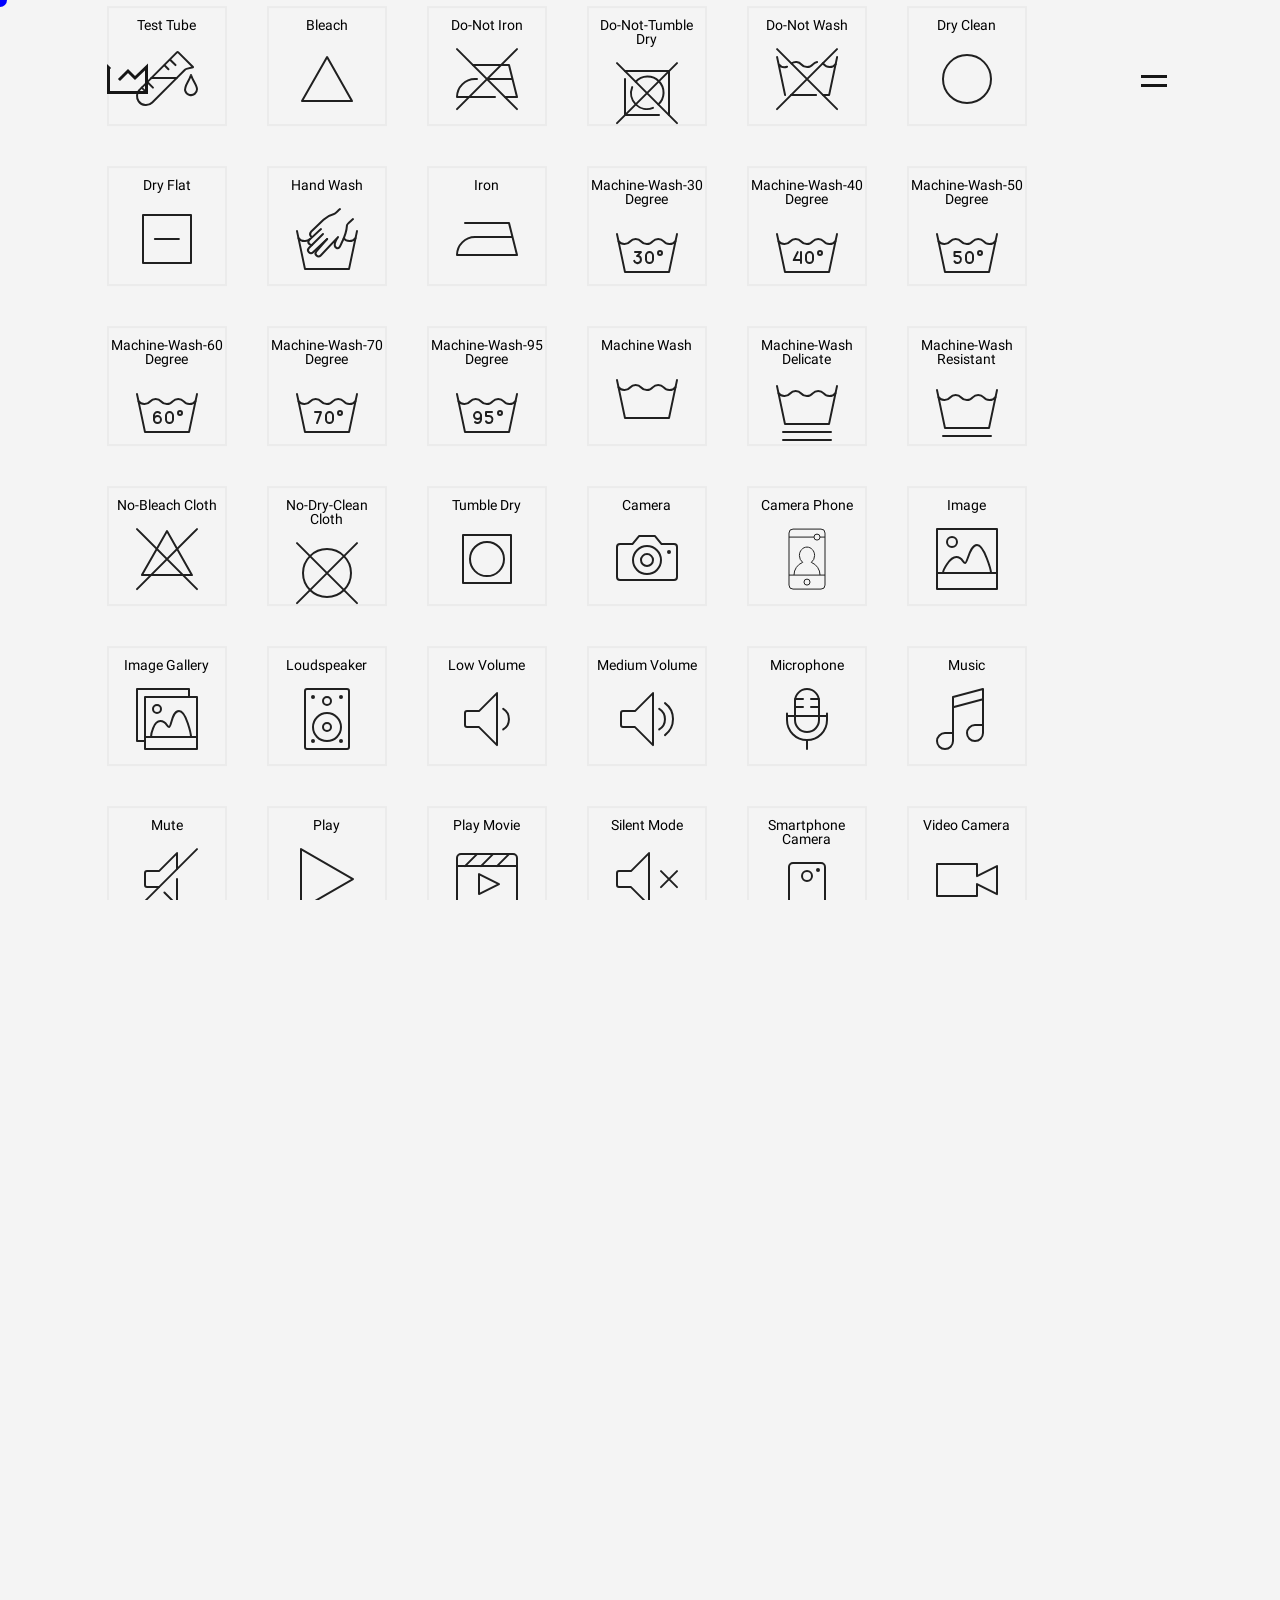
<file: krown-icons.html>
<!doctype html>
<html lang="en">

<head>

  <title>Krown Icons - Krown Themes</title>
  <meta charset="utf-8">
  <meta name="viewport" content="width=device-width, initial-scale=1, shrink-to-fit=no">

  <script type="text/javascript">
    var generalDelay = 200;
    if ( sessionStorage.fauxBlue && ! ('ontouchstart' in window || window.DocumentTouch && document instanceof DocumentTouch) ) {
      document.querySelector('html').classList.add('faux-blue');
      delete sessionStorage.fauxBlue;
    }
  </script>

  <link rel="icon" type="image/png" href="assets/images/krownthemes.png" />

  <link rel="preload" crossorigin="anonymous" href="assets/fonts/DidactGothic-Regular.woff2" as="font" type="font/woff2">
  <link rel="preload" crossorigin="anonymous" href="assets/fonts/Roboto-Bold.woff2" as="font" type="font/woff2">
  <link rel="preload" crossorigin="anonymous" href="assets/fonts/Roboto-Medium.woff2" as="font" type="font/woff2">
  <link rel="preload" crossorigin="anonymous" href="assets/fonts/Roboto-Regular.woff2" as="font" type="font/woff2">
  <link rel="preload" crossorigin="anonymous" href="assets/fonts/Roboto-Thin.woff2" as="font" type="font/woff2">
  <link rel="preload" crossorigin="anonymous" href="assets/fonts/RobotoMono-Bold.woff2" as="font" type="font/woff2">
  <link rel="preload" crossorigin="anonymous" href="assets/fonts/RobotoMono-Italic.woff" as="font" type="font/woff">
  <link rel="preload" crossorigin="anonymous" href="assets/fonts/RobotoMono-Regular.woff2" as="font" type="font/woff2">

  <style type="text/css">
    @font-face {
      font-family: 'Roboto';
      font-style: normal;
      font-weight: 100;
      font-display: swap;
      src: url(assets/fonts/Roboto-Thin.woff2) format('woff2');
    }
    @font-face {
      font-family: 'Roboto';
      font-style: normal;
      font-weight: 400;
      font-display: swap;
      src: url(assets/fonts/Roboto-Regular.woff2) format('woff2');
    }
    @font-face {
      font-family: 'Roboto';
      font-style: normal;
      font-weight: 500;
      font-display: swap;
      src: url(assets/fonts/Roboto-Medium.woff2) format('woff2');
    }
    @font-face {
      font-family: 'Roboto';
      font-style: normal;
      font-weight: 700;
      font-display: swap;
      src: url(assets/fonts/Roboto-Bold.woff2) format('woff2');
    }

    @font-face {
      font-family: 'Roboto Mono';
      font-style: normal;
      font-weight: 400;
      font-display: swap;
      src: url(assets/fonts/RobotoMono-Regular.woff2) format('woff2');
    }
    @font-face {
      font-family: 'Roboto Mono';
      font-style: italic;
      font-weight: 400;
      font-display: swap;
      src: url(assets/fonts/RobotoMono-Italic.woff) format('woff');
    }
    @font-face {
      font-family: 'Roboto Mono';
      font-style: normal;
      font-weight: 700;
      font-display: swap;
      src: url(assets/fonts/RobotoMono-Bold.woff2) format('woff2');
    }

    @font-face {
      font-family: 'Didact Gothic';
      font-style: normal;
      font-weight: 400;
      font-display: swap;
      src: url(assets/fonts/DidactGothic-Regular.woff2) format('woff2');
    }
  </style>

  <link rel="stylesheet" href="assets/css/main.css">

  

</head>

<body class="page-template page-krown-icons no-touch">

  <header class="header">
    <div class="logo" aria-label="Krown Themes">
      <a href="index.html">
        <svg width="41" height="31" viewBox="0 0 41 31" fill="none" xmlns="http://www.w3.org/2000/svg">
        <path class="logo-path" d="M13 16L21 8L28 15L39.5 4V29.5H1.5V4.5L2 5" stroke="black" stroke-width="3" stroke-linecap="square"/>
        </svg>
      </a>
    </div>

    <div class="menu-opener initial-transition">
      <span class="menu-opener__icon"></span>
    </div>

    <div class="menu-holder">
      <nav class="menu">
        
        <span class="menu__title type-mono">SHOPIFY THEMES</span>

        <ul>
          <li class="font-size-largerst"><a href="highlight.html" title="Shopify Highlight Theme"><span>Highlight</span></a></li>
          <li class="font-size-largerst"><a href="split.html" title="Shopify Split Theme"><span>Split</span></a></li>
          <li class="font-size-largerst"><a href="kingdom.html" title="Shopify Kingdom Theme"><span>Kingdom</span></a></li>
        </ul>

        <ul>
  <li><a href="theme-showcase.html"><span>Theme Showcase</span></a></li>
  <li><a href="https://shopify-support.krownthemes.com/" target="_blank"><span>Themes Documentation</span></a></li>
  <li><a href="shopify-support-contact.html"><span>Customer Support</span></a></li>
</ul>
<ul>
  <li><a href="about-us.html"><span>About us</span></a></li>
  <li><a href="blog.html"><span>Blog</span></a></li>
  <li><a href="contact.html"><span>Contact</span></a></li>
</ul>
<ul class="social-links">
  <li><a href="https://twitter.com/krownthemes" target="_blank"><svg width="22" height="22" viewBox="0 0 22 22" fill="none" xmlns="http://www.w3.org/2000/svg"><path d="M20.625 5.49996L18.5625 5.84371L19.9375 4.12496L17.5312 4.81246C14.4375 1.37496 9.625 5.15621 11 8.24996C5.5 8.24996 2.75 4.12496 2.75 4.12496C2.75 4.12496 0.6875 7.21871 4.125 9.62496L2.0625 8.93746C2.0625 11 3.4375 12.375 5.84375 13.0625H3.4375C4.8125 15.8125 7.21875 15.8125 7.21875 15.8125C7.21875 15.8125 5.15625 17.5312 1.375 17.5312C12.7188 23.0312 19.5938 12.7187 18.5625 7.21871L20.625 5.49996Z" fill="#161616"/></svg><span>Twitter</span></a></li>
  <li><a href="https://www.facebook.com/krownthemes" target="_blank"><svg width="21" height="21" viewBox="0 0 21 21" fill="none" xmlns="http://www.w3.org/2000/svg"><path d="M3.03451 2.09961H17.976C18.4905 2.09961 18.9 2.50911 18.9 3.02361V17.9756C18.9 18.4796 18.4905 18.8996 17.976 18.8996H13.692V12.3896H15.876L16.2015 9.85911H13.692V8.24211C13.692 7.50711 13.902 7.00311 14.952 7.00311H16.296V4.73511C16.065 4.70361 15.267 4.64061 14.343 4.64061C12.4005 4.64061 11.0775 5.81661 11.0775 7.99011V9.85911H8.88301V12.3896H11.0775V18.8996H3.03451C2.78847 18.8996 2.55235 18.8026 2.3774 18.6296C2.20245 18.4566 2.10277 18.2216 2.10001 17.9756V3.02361C2.10001 2.50911 2.52001 2.09961 3.03451 2.09961Z" fill="#161616"/></svg><span>Facebook</span></a></li>
</ul>

      </nav>
    </div>
  </header>

  



	
	<main class="main theme-page scroll-container">

		<div class="scroll-inner">

    <div id="blog" class="section">

      <section class="blog">
      
        <h1 class="font-size-large push-2 portable--push-0 ">Krown<br />Icons</h1>

        <div class="icons__content push-2 portable--push-0 size-20">

        	<div><h3>archive box</h3>
	<svg xmlns="http://www.w3.org/2000/svg" width="64" height="64" fill="none" stroke="#202020" stroke-miterlimit="10" stroke-width="2" stroke-linejoin="round"><path d="M58 18v40H6V18" stroke-linecap="round"/><path d="M2 6h60v12H2z"/><path d="M20 30h24" stroke-linecap="round"/></svg>
</div><div><h3>british pound</h3>
	<svg xmlns="http://www.w3.org/2000/svg" width="64" height="64" fill="none" stroke="#202020" stroke-miterlimit="10" stroke-width="2" stroke-linejoin="round" stroke-linecap="round"><path d="M11 62h40m2-45a15 15 0 0 0-30 0v33c0 6-2 12-12 12"/><path d="M11 34h40"/></svg>
</div><div><h3>british pound sign</h3>
	<svg xmlns="http://www.w3.org/2000/svg" width="64" height="64" fill="none" stroke="#202020" stroke-width="2" stroke-linejoin="round"><circle cx="32" cy="32" r="30"/><path stroke-miterlimit="10" d="M19.6 46h21.3M20 32h21m1-10a8 8 0 0 0-16 0v17.6c0 3.2-1.1 6.4-6.4 6.4" stroke-linecap="round"/></svg>
</div><div><h3>checkout cart</h3>
	<svg xmlns="http://www.w3.org/2000/svg" width="64" height="64" fill="none" stroke="#202020" stroke-width="2" stroke-linejoin="round"><path stroke-miterlimit="10" d="M30 22H12M2 6h6l10 40h32l3.2-9.7" stroke-linecap="round"/><circle cx="20" cy="54" r="4"/><circle cx="46" cy="54" r="4"/><circle cx="46" cy="22" r="16"/><path stroke-miterlimit="10" d="M53 18l-8 9-5-5" stroke-linecap="round"/></svg>
</div><div><h3>coins</h3>
	<svg xmlns="http://www.w3.org/2000/svg" width="64" height="64" fill="none" stroke="#202020" stroke-width="2" stroke-linejoin="round"><ellipse cx="44" cy="7.1" rx="18" ry="5.1"/><g stroke-miterlimit="10" stroke-linecap="round"><path d="M26 14.9c0 2.8 8.1 5.1 18 5.1s18-2.3 18-5.1m-36 8c0 2.8 8.1 5.1 18 5.1s18-2.3 18-5.1m-36 8c0 2.8 8.1 5.1 18 5.1s18-2.3 18-5.1M38 43.7c1.9.2 3.9.3 6 .3 9.9 0 18-2.3 18-5.1m-36-2.8V7.5"/><path d="M62 7.1v39.8c0 2.8-8.1 5.1-18 5.1-2.1 0-4.1-.1-6-.3"/></g><ellipse cx="20" cy="40.9" rx="18" ry="5.1"/><g stroke-miterlimit="10" stroke-linecap="round"><path d="M2 48.9c0 2.8 8 5.1 18 5.1s18-2.3 18-5.1"/><path d="M38 40.9v16c0 2.8-8.1 5.1-18 5.1S2 59.7 2 56.9V41.3"/></g></svg>
</div><div><h3>delivery</h3>
	<svg xmlns="http://www.w3.org/2000/svg" width="64" height="64" fill="none" stroke="#202020" stroke-miterlimit="10" stroke-width="2" stroke-linejoin="round"><g stroke-linecap="round"><path d="M17 15h26c2.3 0 2.1 1.6 1.7 3.1S41 33 41 33h10.1l4-2 3.9 2v8c0 1.3-.5 2-2 2h-8M9 43h6.6m9.4 0h14.6"/><path d="M43.6 23H49l6.1 8M31 23H9m18 8H5"/></g><path d="M24.8 44a6.9 6.9 0 0 1-6.2 5c-2.7 0-4.2-2.2-3.4-5a6.9 6.9 0 0 1 6.2-5c2.6 0 4.2 2.2 3.4 5zm24 0a6.9 6.9 0 0 1-6.2 5c-2.7 0-4.2-2.2-3.4-5a6.9 6.9 0 0 1 6.2-5c2.6 0 4.2 2.2 3.4 5z"/></svg>
</div><div><h3>delivery time</h3>
	<svg xmlns="http://www.w3.org/2000/svg" width="64" height="64"><g fill="none" stroke="#202020" stroke-width="2" stroke-linejoin="round"><path d="M62 46v-5l-8-7h-8" class="B C"/><circle cx="24" cy="54" r="4"/><circle cx="54" cy="54" r="4"/><path d="M50 54H28m-8 0h-4v-8h46v8h-4M24.5 24H46v22m-30 0V29.8M2 38h6m-2 8h2" class="B C"/><circle cx="14" cy="18" r="12"/><path d="M14 12v8h6" class="B C"/></g></svg>
</div><div><h3>euro</h3>
	<svg xmlns="http://www.w3.org/2000/svg" width="64" height="64" fill="none" stroke="#202020" stroke-miterlimit="10" stroke-width="2" stroke-linejoin="round" stroke-linecap="round"><path d="M53 2h-4a30 30 0 0 0 0 60h4"/><path d="M11 28h36M13 38h30"/></svg>
</div><div><h3>euro sign</h3>
	<svg xmlns="http://www.w3.org/2000/svg" width="64" height="64" fill="none" stroke="#202020" stroke-width="2" stroke-linejoin="round"><circle cx="32" cy="32" r="30"/><path stroke-miterlimit="10" d="M16 30h20m-18 6h14m6-20h-2.1a16 16 0 0 0 0 32H38" stroke-linecap="round"/></svg>
</div><div><h3>giftbox</h3>
	<svg xmlns="http://www.w3.org/2000/svg" width="64" height="64" fill="none" stroke="#202020" stroke-miterlimit="10" stroke-width="2" stroke-linejoin="round" stroke-linecap="round"><path d="M56 34v28H8V34M4 22h56v12H4z"/><path d="M24 22v40m16-40v40M26.2 5A7.4 7.4 0 0 0 20 2a8 8 0 0 0-5.3 14c4.2 3.7 17.3 6 17.3 6 0-6-3.4-14.3-5.8-17zm11.6 0A7.4 7.4 0 0 1 44 2a8 8 0 0 1 5.3 14C45.1 19.7 32 22 32 22c0-6 3.4-14.3 5.8-17z"/></svg>
</div><div><h3>hand truck</h3>
	<svg xmlns="http://www.w3.org/2000/svg" width="64" height="64" fill="none" stroke="#202020" stroke-width="2" stroke-linejoin="round"><path stroke-miterlimit="10" d="M33 49.3l22-7.9 6 2m-38-1L11 10.1H3" stroke-linecap="round"/><circle cx="25" cy="50.1" r="8"/><g stroke-miterlimit="10"><path d="M59 32.4L30.9 42.6l-9.5-26.5L49.5 5.9 59 32.4z"/><path d="M40.2 9.5l4.5 12.9-9 3.4L31 12.6" stroke-linecap="round"/></g></svg>
</div><div><h3>label</h3>
	<svg xmlns="http://www.w3.org/2000/svg" width="64" height="64" fill="none" stroke="#202020" stroke-width="2" stroke-linejoin="round"><path stroke-miterlimit="10" d="M24.5 62L2 39.5 31.6 9.9l21.1 1.4 1.4 21.1L24.5 62z"/><circle cx="42.8" cy="21.2" r="2" transform="rotate(315 42.86 21.147)"/><path d="M45.7 5.7c4.2-4.3 10.5-4.9 14-1.4s2.9 9.8-1.4 14.1-10.6 4.9-14.1 1.4" stroke-miterlimit="10" stroke-linecap="round"/></svg>
</div><div><h3>open box</h3>
	<svg xmlns="http://www.w3.org/2000/svg" width="64" height="64" stroke-width="2" stroke-miterlimit="10" stroke="#202020" fill="none" stroke-linejoin="round"><path d="M10 36.125v14.037l22 11.58 22-11.58V36.125" stroke-linecap="round"/><path d="M54 23.246l7-8.55-21.742-11.42-7.324 8.42L54 23.246z"/><path d="M32 61.742v-27" stroke-linecap="round"/><path d="M31.934 11.704l-7.258-8.42L3 14.77l7 8.742 21.934-11.807z"/><path d="M32 34.742l-8.584 8.93-20.45-11.676L10 23.51l22 11.23zm22-11.496l7 8.742L40.676 43.73 32 34.742l22-11.496z"/></svg>
</div><div><h3>package delivered</h3>
	<svg xmlns="http://www.w3.org/2000/svg" width="64" height="64" fill="none" stroke="#202020" stroke-width="2" stroke-linejoin="round"><path stroke-miterlimit="10" d="M30.5 50H2V16.4L11.6 2h28.8L50 16.4v14.1M2.3 16h47.4M26 2v14" stroke-linecap="round"/><circle cx="46" cy="46" r="16"/><path stroke-miterlimit="10" d="M53 42.1l-8 9-5-5" stroke-linecap="round"/></svg>
</div><div><h3>paper bag</h3>
	<svg xmlns="http://www.w3.org/2000/svg" width="64" height="64" fill="none" stroke="#202020" stroke-miterlimit="10" stroke-width="2" stroke-linejoin="round"><path d="M8 22h48v40H8z"/><path d="M22 26V12a10 10 0 1 1 20 0v14" stroke-linecap="round"/></svg>
</div><div><h3>pay by card</h3>
	<svg xmlns="http://www.w3.org/2000/svg" width="64" height="64" fill="none" stroke="#202020" stroke-miterlimit="10" stroke-width="2" stroke-linejoin="round" stroke-linecap="round"><path d="M40 20l8.8 8.7C51.2 31.1 52 34.2 52 40l-.1 22M22 44a20 20 0 0 0 3.3 11.5C28.1 60 28 61.3 28 62m1.8-18H14a2 2 0 0 1-2-2V4a2 2 0 0 1 2-2h24a2 2 0 0 1 2 2v31M30 2v23"/><path d="M44.1 39.1L28.4 23.5a5 5 0 0 0-7 0 5 5 0 0 0 0 7l8.6 8.6s-2.6 8 6 14.9"/></svg>
</div><div><h3>purchase order</h3>
	<svg xmlns="http://www.w3.org/2000/svg" width="64" height="64" fill="none" stroke="#202020" stroke-miterlimit="10" stroke-width="2" stroke-linejoin="round" stroke-linecap="round"><path d="M16 48V8a6 6 0 0 1 6-6h34"/><path d="M50 12h12V8a6 6 0 1 0-12 0v44a10 10 0 1 1-20 0v-4H2v4a10 10 0 0 0 10 10h28M24 12h16M24 28h16m-16-8h12M24 36h12"/></svg>
</div><div><h3>shipping box</h3>
	<svg xmlns="http://www.w3.org/2000/svg" width="64" height="64" fill="none" stroke="#202020" stroke-miterlimit="10" stroke-width="2" stroke-linejoin="round"><path d="M62 15.3L32 2 2 15.3v33.4L32 62l30-13.3V15.3z"/><path d="M2 15.3l30 13.3 30-13.3M18.4 8l30 13.3M32 28.6V62" stroke-linecap="round"/><path d="M54 31.6l-12 5.3v11.3l12-5.3V31.6z"/></svg>
</div><div><h3>shipping truck</h3>
	<svg xmlns="http://www.w3.org/2000/svg" width="64" height="64"><g fill="none" stroke="#202020" class="B C"><path d="M2 40V20h16m0 20V10h24v8m0 22V18h10l10 14v16h-4" class="D E"/><circle cx="14" cy="48" r="6"/><circle cx="52" cy="48" r="6"/><path d="M8 48H2v-8h40v8H20m22 0h4" class="D E"/></g></svg>
</div><div><h3>shopping trolley</h3>
	<svg xmlns="http://www.w3.org/2000/svg" width="64" height="64" fill="none" stroke="#202020"><path d="M18 23.5l10-10 10 10m8 0v-10h12v10m-22-2l7-17 7 3-2.4 6m-1.6 4l-2.4 6M2 7.5h10l10 40h32l8-24H16" stroke-miterlimit="10" stroke-width="2" stroke-linejoin="round" stroke-linecap="round"/><circle cx="24" cy="55.5" r="4" stroke-width="2" stroke-linejoin="round"/><circle cx="50" cy="55.5" r="4" stroke-width="2" stroke-linejoin="round"/></svg>
</div><div><h3>store</h3>
	<svg xmlns="http://www.w3.org/2000/svg" width="64" height="64" fill="none" stroke="#202020" stroke-miterlimit="10" stroke-width="2" stroke-linejoin="round"><path d="M36 36h12v22H36z"/><path d="M56 30v28H8V30" stroke-linecap="round"/><path d="M16 36h14v12H16z"/><path d="M52.6 6H11.4L2 22.5a7.5 7.5 0 0 0 15 0 7.5 7.5 0 0 0 15 0 7.5 7.5 0 0 0 15 0 7.5 7.5 0 0 0 15 0zM2 22h60M32 6v16.5m-15 0L22 6m25 16.5L42 6" stroke-linecap="round"/></svg>	
</div><div><h3>us dolar</h3>
	<svg xmlns="http://www.w3.org/2000/svg" width="64" height="64" stroke-width="2" stroke-miterlimit="10" stroke="#202020" fill="none" stroke-linejoin="round" stroke-linecap="round"><path d="M32 10.002V2m0 60v-7.998M43.834 20A12 12 0 0 0 32 10c-6.627 0-12 4.372-12 11s6 9.63 12 11c6 1.353 12 4.375 12 11s-5.373 11-12 11a12 12 0 0 1-12-12"/></svg>
</div><div><h3>wallet</h3>
	<svg xmlns="http://www.w3.org/2000/svg" width="64" height="64" fill="none" stroke="#202020"><g stroke-miterlimit="10" stroke-width="2" stroke-linejoin="round"><path d="M20.2 46H5a3 3 0 0 1-3-3V7a3 3 0 0 1 3-3h54a3 3 0 0 1 3 3m-50 7h21.3M12 26h8" stroke-linecap="round"/><path d="M62 41a5.4 5.4 0 0 1-3 5L24 59.6c-3 1.3-4-1-4-2.6V23a5.2 5.2 0 0 1 3-5L57 4.8c2.2-.8 5 .5 5 2.2z"/></g><circle cx="32" cy="36.2" r="4" stroke-width="2" stroke-linejoin="round"/></svg>
</div><div><h3>asian cuisine</h3>
	<svg xmlns="http://www.w3.org/2000/svg" width="64" height="64" fill="none" stroke="#202020" stroke-linejoin="round" stroke-width="2"><path stroke-linecap="round" d="M46 2L32.1 30M58 10L40 30M22 62h20"/><path d="M2.1 30a30 30 0 0 0 59.8 0z"/></svg>
</div><div><h3>barbecue</h3>
	<svg xmlns="http://www.w3.org/2000/svg" width="64" height="64" fill="none" stroke="#202020" stroke-linecap="round" stroke-linejoin="round" stroke-width="2"><path d="M8 22H2m60 0h-5.9M32 14V2M18 14V8m28 6V6"/><path d="M16 62l9.3-12.9M48 62l-9-13m17-23a24 24 0 0 1-48 0v-6h48z"/></svg>
</div><div><h3>beer pint</h3>
	<svg xmlns="http://www.w3.org/2000/svg" width="64" height="64" fill="none" stroke="#202020" stroke-linecap="round" stroke-linejoin="round" stroke-width="2"><path d="M48 22.7a8 8 0 0 0-4-14.9 7.9 7.9 0 0 0-2.3.4 6 6 0 0 0-9.1-3.1A11 11 0 0 0 15.2 8H15a9 9 0 0 0-3 17.5M48 22v37a3 3 0 0 1-3 3H15a3 3 0 0 1-3-3V22zM30 32v20M20 32v20m20-20v20m8-26h4a6 6 0 0 1 6 6v12a6 6 0 0 1-6 6h-4"/><path d="M48 46h4a2 2 0 0 0 2-2V32a2 2 0 0 0-2-2h-4"/></svg>
</div><div><h3>birthday cake</h3>
	<svg xmlns="http://www.w3.org/2000/svg" width="64" height="64" fill="none" stroke="#202020" stroke-linecap="round" stroke-linejoin="round" stroke-width="2"><path d="M58 39.8v18.7m-52 0v-25m26-17v10m-16-10v10m32-10v10m14 32v2a2 2 0 0 1-2 2H4a2 2 0 0 1-2-2v-2z"/><path d="M6 33.5v-5a2 2 0 0 1 2-2h48a2 2 0 0 1 2 2v11.3M6 33.5a7 7 0 0 0 7 7c3.9 0 7-2.1 7-6m0 0c0 3.9 3.1 6 7 6s7-2.1 7-6m0 0c0 3.9 3.1 6 7 6s7-2.1 7-6m0 0c0 3.9 3.1 6 7 6a7 7 0 0 0 3-.7M19 7.5a7.3 7.3 0 0 0-3-6s-3 2.7-3 6a3 3 0 0 0 5.9.9 2.6 2.6 0 0 0 .1-.9zm16 0a7.3 7.3 0 0 0-3-6s-3 2.7-3 6a3 3 0 0 0 5.9.9 2.6 2.6 0 0 0 .1-.9zm16 0a7.3 7.3 0 0 0-3-6s-3 2.7-3 6a3 3 0 0 0 5.9.9 2.6 2.6 0 0 0 .1-.9z"/></svg>
</div><div><h3>bread</h3>
	<svg xmlns="http://www.w3.org/2000/svg" width="64" height="64" fill="none" stroke="#202020" stroke-linejoin="round" stroke-width="2"><circle cx="20" cy="18" r="2"/><circle cx="42" cy="16" r="4"/><circle cx="36" cy="34" r="6"/><circle cx="22" cy="46" r="4"/><circle cx="40" cy="52" r="2"/><path d="M58 24C58 11.8 46.4 2 32 2S6 11.8 6 24a19.5 19.5 0 0 0 4 11.7V56a6 6 0 0 0 6 6h32a6 6 0 0 0 6-6V35.7A19.5 19.5 0 0 0 58 24z"/></svg>
</div><div><h3>chef hat</h3>
	<svg xmlns="http://www.w3.org/2000/svg" width="64" height="64" fill="none" stroke="#202020" stroke-linecap="round" stroke-linejoin="round" stroke-width="2"><path d="M18 52v10h28V52"/><path d="M26 52V38m30-20a9.9 9.9 0 0 0-13.3-9.4 12 12 0 0 0-21.4 0A9.9 9.9 0 0 0 18 8a10 10 0 0 0 0 20v24h28V28a10 10 0 0 0 10-10zM36 52V34"/></svg>
</div><div><h3>coffee</h3>
	<svg xmlns="http://www.w3.org/2000/svg" width="64" height="64" fill="none" stroke="#202020" stroke-linecap="round" stroke-linejoin="round" stroke-width="2"><path d="M14 22l.4 8h35.2l.4-8M15.2 46l.8 16h32l.8-16"/><path d="M10 10h44v12H10zm2 0l4-8h32l4 8m-2.4 20H14.4l.8 16h33.6l.8-16z"/></svg>
</div><div><h3>coffee beans</h3>
	<svg xmlns="http://www.w3.org/2000/svg" width="64" height="64" fill="none" stroke="#202020"><path d="M54 18c-3.7 4.9-5.9 5.8-12 6-4.4.1-7.7.9-9.9 3.1M40 42c9-.1 18-6.1 21-14.5S59 9.6 49.1 8.2s-20.7 5-24.1 14.3l-.2.7M10 32c3.7 4.9 5.9 5.8 12 6s9.9 1.6 12 6" stroke-linecap="round" stroke-linejoin="round" stroke-width="2"/><path d="M39 36.5c3.4 9.3-2 17.9-11.9 19.3S6.4 50.8 3 41.5s2-17.9 11.9-19.3 20.7 5 24.1 14.3z" stroke-linejoin="round" stroke-width="2"/></svg>
</div><div><h3>cutlery</h3>
	<svg xmlns="http://www.w3.org/2000/svg" width="64" height="64" fill="none" stroke="#202020"><path d="M18.4 22.9L5.5 9.9m3.4-3.5l13 13m16.5 23.5L55.6 60a2.404 2.404 0 0 0 3.4-3.4L42.5 40m-8.7-8.7l-3.6-3.6c2-3 2.1-6.6-.7-9.3L12.4 3 2 13.3l15.5 17.2c2.7 2.7 6.3 2.7 9.3.7l3.6 3.6M28.2 37L8.3 56.9a2.4 2.4 0 0 0 0 3.5 2.4 2.4 0 0 0 3.5 0l19.8-20" stroke-linecap="round" stroke-linejoin="round" stroke-width="2"/><path d="M28.2 37L58.4 6.7a12.2 12.2 0 0 1 0 17.3L41.1 41.3a6.1 6.1 0 0 1-8.7 0z" stroke-linejoin="round" stroke-width="2"/></svg>
</div><div><h3>dome-plate cover</h3>
	<svg xmlns="http://www.w3.org/2000/svg" width="64" height="64" fill="none" stroke="#202020" stroke-linecap="round" stroke-linejoin="round" stroke-width="2"><path d="M6 45v-2a26 26 0 0 1 52 0v2M28.6 17.1a4 4 0 1 1 6.7.1M2 45h60m-2 0l-2 5a4.2 4.2 0 0 1-4 3H10c-1.7 0-3.2-1.3-4-3l-2-5"/></svg>
</div><div><h3>donut</h3>
	<svg xmlns="http://www.w3.org/2000/svg" width="64" height="64" fill="none" stroke="#202020" stroke-linejoin="round" stroke-width="2"><circle cx="32" cy="32" r="10"/><path d="M54 24c-6 1.8-7.1-3.5-6-6-4.5 1.2-8.9-1.9-6-8-3.4-.7-5.7-4.3-3.9-7.4A30.3 30.3 0 1 0 61.7 28c-4.4.8-6.8-1-7.7-4z"/><path stroke-linecap="round" d="M28 12l2 2m-8 4l-4 4m-6-4v4m0 8l-2 2m6 4v4m-2 6l2 2m10 2l2 2m10-4l-2 2m10-4v4m1.8-12l4.2 4m4-10v4"/></svg>
</div><div><h3>hot coffee</h3>
	<svg xmlns="http://www.w3.org/2000/svg" width="64" height="64" stroke-width="2" stroke-linejoin="round" stroke-linecap="round" stroke="#202020" fill="none"><path d="M52 17.965v22.857c0 9.467-9.582 17.143-19.05 17.143h-1.9C21.58 57.965 12 50.29 12 40.822V17.965zM52 22h1.016A8.984 8.984 0 0 1 62 30.982a8.982 8.982 0 0 1-8.982 8.982H52"/><path d="M32 13.998v-12m-12.002 12V8.002m24.004 5.996V8.002M62 60a2 2 0 0 1-2 2H4a2 2 0 1 1 0-4h56a2 2 0 0 1 2 2z"/></svg>
</div><div><h3>ice cream</h3>
	<svg xmlns="http://www.w3.org/2000/svg" width="64" height="64" fill="none" stroke="#202020" stroke-linecap="round" stroke-linejoin="round" stroke-width="2"><path d="M46.9 14.4A11.2 11.2 0 0 0 47 13a11 11 0 0 0-19.8-6.5"/><path d="M34.4 13.5a11 11 0 1 0-16.6 12.6h.1"/><path d="M41 24H17.1l.8 2.1L32 62l12.2-28.1"/><path d="M41 24v6a4 4 0 0 0 3.2 3.9h.8a4 4 0 0 0 4-4V23h2a11 11 0 0 0-22 0v1"/></svg>
</div><div><h3>kettle</h3>
	<svg xmlns="http://www.w3.org/2000/svg" width="64" height="64" fill="none" stroke="#202020" stroke-linejoin="round" stroke-width="2"><path d="M43 34.5a20 20 0 1 0-34 .1" stroke-linecap="round"/><circle cx="26" cy="20" r="2"/><g stroke-linecap="round"><path d="M26 24c12 0 24 16.8 24 28 0 6-3.4 8-8 8H10c-5.1 0-8-2-8-8 0-10.9 12-28 24-28zm16.5 10H9.4"/><path d="M45.2 37.6L56 32l6 4-13 10"/></g></svg>
</div><div><h3>paper cup</h3>
	<svg xmlns="http://www.w3.org/2000/svg" width="64" height="64" fill="none" stroke="#202020" stroke-linecap="round" stroke-linejoin="round" stroke-width="2"><path d="M13 2l8 12m-6 0h36v8H15zm2 8l4 40h24l4-40"/></svg>
</div><div><h3>pizza slice</h3>
	<svg xmlns="http://www.w3.org/2000/svg" width="64" height="64" stroke-width="2" stroke-linejoin="round" stroke="#202020" fill="none"><circle r="4" cy="23.999" cx="28.999"/><circle r="2" cy="33.999" cx="34.999"/><circle r="2.5" cy="37.499" cx="20.999"/><path d="M49.98 35.087L57 32C51 18.087 39.13 7.567 25 2l-2.527 7.3m0 0L7 54l42.978-18.9c-5.145-11.962-15.36-21.003-27.505-25.8zM17 49.6V58m8-11.92V62m16-22.907V52" stroke-linecap="round"/></svg>
</div><div><h3>soda glass</h3>
	<svg xmlns="http://www.w3.org/2000/svg" width="64" height="64"><g fill="none" stroke="#202020" class="B C"><g stroke-linecap="round"><path d="M51.1 28l.9-10H20l.9 10"/><path d="M12 2h6.5c1.6 0 6.8.9 7.5 6s4 48 4 48"/></g><circle cx="45" cy="5" r="1"/><circle cx="46" cy="12" r="1"/><circle cx="35" cy="9" r="1"/><path d="M20.9 28L24 62h24l3.1-34H20.9z"/><circle cx="45" cy="5" r="1"/><circle cx="46" cy="12" r="1"/><circle cx="35" cy="9" r="1"/></g></svg>
</div><div><h3>tea cup</h3>
	<svg xmlns="http://www.w3.org/2000/svg" width="64" height="64" fill="none" stroke="#202020" stroke-linecap="round" stroke-linejoin="round" stroke-width="2"><path d="M16 3v16m6 16V25a6 6 0 1 0-12 0v10z"/><path d="M48 3v54a4 4 0 0 1-4 4H6a4 4 0 0 1-4-4V3zm0 10a14 14 0 0 1 14 14v4a14 14 0 0 1-14 14"/><path d="M48 41a10 10 0 0 0 10-10v-4a10 10 0 0 0-10-10"/></svg>
</div><div><h3>tropical cocktail</h3>
	<svg xmlns="http://www.w3.org/2000/svg" width="64" height="64" fill="none" stroke="#202020"><g stroke-linecap="round" stroke-linejoin="round" stroke-width="2"><path d="M33 32.1v28m-10 0h20m4.3-46a8 8 0 1 1 5.2 5.4"/><path d="M1 4.1h8c5.2 0 9 3.6 10 10m33.3 5.8a20.8 20.8 0 0 0 2.3-5.8H11.5a20.7 20.7 0 0 0 2.3 5.8"/></g><path d="M13.8 19.9C17.9 27.1 26 32.1 33 32.1s15.2-5 19.3-12.2z" stroke-linejoin="round" stroke-width="2"/></svg>
</div><div><h3>wine glass</h3>
	<svg xmlns="http://www.w3.org/2000/svg" width="64" height="64" fill="none" stroke="#202020" stroke-linejoin="round" stroke-width="2"><path d="M47.8 18C47.3 11.3 46 2 46 2H18s-1.3 9.3-1.8 16M32 39.1V62m-10 0h20" stroke-linecap="round"/><path d="M16.2 18l-.2 4c0 6 5.5 16 16.2 16S48 28 48 22c0-1.1-.1-2.5-.2-4z"/></svg>
</div><div><h3>ambulance</h3>
	<svg xmlns="http://www.w3.org/2000/svg" width="64" height="64"><g fill="none" stroke="#202020" class="B C"><path d="M32 19v-3a2 2 0 0 1 2-2h2a2 2 0 0 1 2 2v3m-3-9V6m-5.586 5.414l-2.828-2.828m14 2.828l2.828-2.828M29 30h-4v-4h-6v4h-4v6h4v4h6v-4h4v-6zm13 7.042h14" class="D E"/><circle cx="16" cy="52" r="4"/><circle cx="53" cy="52" r="4"/><g class="D E"><path d="M2 47h60m-49.873 4H3a1 1 0 0 1-1-1V21a2 2 0 0 1 2-2h36a2 2 0 0 1 2 2v30H19.873m29.254 0H42"/><path d="M42 27h7.97a3 3 0 0 1 2.785 1.886L56 37l3.265 1.088A4 4 0 0 1 62 41.883V50a1 1 0 0 1-1 1h-4.127"/></g></g></svg>
</div><div><h3>band aid</h3>
	<svg xmlns="http://www.w3.org/2000/svg" width="64" height="64"><g fill="none" stroke="#202020" class="B C"><g stroke-miterlimit="10"><path d="M47.475 31.994L60.84 45.36a3.991 3.991 0 0 1 0 5.627l-9.848 9.848a3.991 3.991 0 0 1-5.627 0L32 47.47M16.525 31.994L3.16 18.63a3.991 3.991 0 0 1 0-5.627l9.848-9.848a3.991 3.991 0 0 1 5.627 0L32 16.52" class="D"/><rect x="21.058" y="-1.827" width="21.885" height="67.644" rx="4" transform="rotate(45 32 31.995)"/><path d="M28.186 43.656l-7.803-7.804m15.43-15.52l7.847 7.848" class="D"/></g><circle cx="48.263" cy="8.66" r="1" transform="rotate(315 48.264 8.66)"/><circle cx="55.335" cy="15.731" r="1" transform="rotate(315 55.335 15.73)"/><circle cx="41.192" cy="15.731" r="1" transform="rotate(315 41.192 15.732)"/><circle cx="48.263" cy="15.731" r="1" transform="rotate(315 48.264 15.73)"/><circle cx="48.263" cy="22.802" r="1" transform="rotate(315 48.264 22.802)"/><circle cx="16.444" cy="40.48" r="1" transform="rotate(315 16.444 40.48)"/><circle cx="23.515" cy="47.551" r="1" transform="rotate(315 23.515 47.55)"/><circle cx="9.373" cy="47.551" r="1" transform="rotate(315 9.373 47.55)"/><circle cx="16.444" cy="47.551" r="1" transform="rotate(315 16.444 47.55)"/><circle cx="16.444" cy="54.622" r="1" transform="rotate(315 16.444 54.622)"/></g></svg>
</div><div><h3>brain</h3>
	<svg xmlns="http://www.w3.org/2000/svg" width="64" height="64" fill="none" stroke="#202020"><g stroke-linecap="round" stroke-miterlimit="10" stroke-width="2" stroke-linejoin="round"><path d="M20 3.643A4.747 4.747 0 0 1 24 8m-13.176 3c7.037 1.707 5.187 8.05 5.187 8.05M13 23s.187-5 6-4M4.14 32.807C7.947 27.34 16 28.464 18 35.464M13 39c2-4 7-5 10-1m-4-11c3.263 0 7 2 7 7m6-8c-3-1-6.847-.3-8.192 2.7M24 13c3 1 4 6 2 9m6-4a6.387 6.387 0 0 0-4.959-.125M7.813 51c4.035-.225 7.354-3.744 7.354-6.73M10 44c5-1 7.456.754 8 4m10.18-1.188c-7-1-11.827 8.442-5.388 14.7M24 41c4 1 6 7 2 11m-5.673-41.586A4 4 0 0 1 27 9.356m17-5.713A4.747 4.747 0 0 0 40 8m13.176 3c-7.037 1.707-5.187 8.05-5.187 8.05M51 23s-.187-5-6-4m14.86 13.807C56.053 27.34 48 28.464 46 35.464M51 39c-2-4-7-5-10-1m4-11c-3.263 0-7 2-7 7m-6-8c3-1 6.847-.3 8.192 2.7M40 13c-3 1-4 6-2 9m-6-4a6.387 6.387 0 0 1 4.959-.125M56.188 51c-4.035-.225-7.354-3.744-7.354-6.73M54 44c-5-1-7.456.754-8 4m-10.18-1.188c7-1 11.827 8.442 5.388 14.7M40 41c-4 1-6 7-2 11m5.673-41.586A4 4 0 0 0 37 9.356"/><path d="M32 3.874a.24.24 0 0 1-.171-.073C31.2 3.166 28.716 1.32 22 3 13.95 5.013 4 14.548 4 36s16.5 26 22 26c4.032 0 5.378-1.077 5.808-1.65a.239.239 0 0 1 .192-.1"/></g><path d="M42 3c-6.716-1.68-9.2.166-9.83.8a.24.24 0 0 1-.171.074v56.38a.239.239 0 0 1 .192.1C32.622 60.923 33.968 62 38 62c5.5 0 22-4.548 22-26S50.05 5.013 42 3z" stroke-miterlimit="10" stroke-width="2" stroke-linejoin="round"/></svg>
</div><div><h3>caduceus</h3>
	<svg xmlns="http://www.w3.org/2000/svg" width="64" height="64" fill="none" stroke="#202020" stroke-width="2" stroke-linejoin="round"><path d="M2.8 6h19.72a.5.5 0 0 1 .5.446C23.185 8.13 24.3 14 32 14s8.815-5.87 8.974-7.554a.5.5 0 0 1 .5-.446H61.2a.5.5 0 0 1 .445.729C59.848 10.088 52 24 32 24S4.152 10.088 2.365 6.73A.5.5 0 0 1 2.81 6zm8.2 4l-6.048.864M16 13l-6.5 2.89M21 17l-5.832 2.916M26 20l-2.966 2.966M52.952 10l6.048.864M47.952 13l6.5 2.89M42.952 17l5.83 2.916M37.952 20l2.965 2.966" stroke-linecap="round" stroke-miterlimit="10"/><circle cx="32" cy="6" r="4"/><g stroke-linecap="round" stroke-miterlimit="10"><path d="M32 10v52m-3.182-3a5.647 5.647 0 0 0 3.114 2m5.5-10.977c.84 2.282-1.474 4.977-5.5 4.977m-6.996-15.03c-1.783 2.726 1.11 6.375 7 7.03m6.996-21c4 2 4.527 9.952-7 11"/><path d="M25 26c-4 2-4.527 9.952 7 11a13.552 13.552 0 0 1 5.017 1.29A5.156 5.156 0 0 1 39 39.97c1.783 2.726-1.11 6.375-7 7.03-8.542.95-6.5 8 0 8 6 0 4 5 0 6"/></g></svg>
</div><div><h3>diabetes</h3>
	<svg xmlns="http://www.w3.org/2000/svg" width="64" height="64" fill="none" stroke="#202020"><g stroke-linecap="round" stroke-miterlimit="10" stroke-width="2" stroke-linejoin="round"><path d="M11 27c5-5 8.312-7 13-7 5 0 9.448-.783 12-2 2.708-1.292 5.645-2.48 7.292-.833 2 2-.312 5.8-6.292 7.833M11 45c1.645 0 4.3 1.046 8 3a15.861 15.861 0 0 0 8 2h11a3.009 3.009 0 0 0 3-3 2.987 2.987 0 0 0-.78-2.013"/><path d="M33 25h26a3.009 3.009 0 0 1 3 3 3.009 3.009 0 0 1-3 3H41m-1 7a3.289 3.289 0 0 1 3 3.5 3.289 3.289 0 0 1-3 3.5h-2m7-14v2c0 3-1.79 5-4 5h-2"/></g><path d="M56.91 36.336c-1.23 4.378-4.75 7.56-3.726 10.91a3.942 3.942 0 0 0 2.869 2.646A4.006 4.006 0 0 0 61 46c0-2.915-2.833-5.83-3.91-9.664a.091.091 0 0 0-.178 0zM2 25h9v23H2z" stroke-miterlimit="10" stroke-width="2" stroke-linejoin="round"/></svg>
</div><div><h3>emergency helicopter</h3>
	<svg xmlns="http://www.w3.org/2000/svg" width="64" height="64" fill="none" stroke="#202020" stroke-miterlimit="10" stroke-width="2" stroke-linejoin="round"><path stroke-linecap="round" d="M14 16h44m-22 0v6"/><path d="M5 26a3.87 3.87 0 0 0 2.766 5.416l.052.008 11.818 1.53S22 33 23 36c.575 1.726 3 9 12 9h17c4 0 10-1.49 10-6 0-7-8-15-20-15l-2-2h-7l-2 2-18 2-5.7-7.6a1 1 0 0 0-.8-.4H3.443a1 1 0 0 0-.936 1.351z"/><path d="M49.184 25.066C47.728 25.323 47 26.32 47 28v9a2.884 2.884 0 0 0 3 3h11.792M24 50h34a3.166 3.166 0 0 0 3-3m-8-2l-1 5m-11-5l-1 5" stroke-linecap="round"/><path d="M33 28v3h-3v5h3v3h5v-3h3v-5h-3v-3h-5z"/></svg>
</div><div><h3>first-aid kit</h3>
	<svg xmlns="http://www.w3.org/2000/svg" width="64" height="64" fill="none" stroke="#202020" stroke-miterlimit="10" stroke-width="2" stroke-linejoin="round"><path d="M43 33h-8v-8h-6v8h-8v6h8v8h6v-8h8v-6z"/><rect x="2" y="15" width="60" height="42" rx="6"/><path d="M23 15v-4a4 4 0 0 1 4-4h10a4 4 0 0 1 4 4v4" stroke-linecap="round"/></svg>
</div><div><h3>healthcare</h3>
	<svg xmlns="http://www.w3.org/2000/svg" width="64" height="64" fill="none" stroke="#202020" stroke-miterlimit="10" stroke-width="2" stroke-linejoin="round"><path d="M41 56h21V44a13.041 13.041 0 0 0-10-12.634V29.3c.2-.094.385-.2.572-.31h.01c2.38.99 7.26.037 9.32-1.9a.1.1 0 0 0-.022-.159A9.542 9.542 0 0 1 57 19c0-3.922-1.923-8.805-7.654-8.994A9.193 9.193 0 0 0 40 19.055c-.014 4.795-1.877 6.813-3.8 7.842a.1.1 0 0 0 .018.176c2.8.972 4.712 2.4 9.784 2.43v1.868a13.073 13.073 0 0 0-7.975 5.684M24.538 34.2A13.034 13.034 0 0 0 18 30.363V29.05a8.822 8.822 0 0 0 4.038-4.4 17.308 17.308 0 0 0 .771-1.671c.064.006.126.02.192.02a1.994 1.994 0 0 0 .967-3.74c.826-3.617.927-7.734-.967-10.26-1.7-2.263-8.45-2.55-11 0-1 1-6-1-6 5a39.493 39.493 0 0 0 .336 5.122A2 2 0 0 0 7 23c.062 0 .12-.013.182-.018a5.674 5.674 0 0 0 .641 1.339l.015.017A8.92 8.92 0 0 0 12 29.043v1.322A13.041 13.041 0 0 0 2 43v13h19" stroke-linecap="round"/><path d="M35.282 44.3a7.781 7.781 0 0 0 2.287-3.354A1.976 1.976 0 0 0 39 39a2.014 2.014 0 0 0-.961-1.734C37.835 33.192 35.886 30 31 30s-6.835 3.192-7.04 7.266A2.014 2.014 0 0 0 23 39a1.976 1.976 0 0 0 1.431 1.936 7.781 7.781 0 0 0 2.287 3.354A10.022 10.022 0 0 0 21 53.308V56h20v-2.692a10.022 10.022 0 0 0-5.718-9.018z"/></svg>
</div><div><h3>heartbeat</h3>
	<svg xmlns="http://www.w3.org/2000/svg" width="64" height="64" fill="none" stroke="#202020" stroke-linecap="round" stroke-miterlimit="10" stroke-width="2" stroke-linejoin="round"><path d="M54.132 37.978C46.376 50.05 32.077 58.036 32.077 58.036S18.218 50.34 10.33 39M7.9 35A23.91 23.91 0 0 1 5 24C5 5.04 28 5 32 19c4-14 27-14 27 4a25.548 25.548 0 0 1-2.644 11"/><path d="M2 35h14.76a.5.5 0 0 0 .39-.188l3.437-4.3a.5.5 0 0 1 .8.022l4.166 5.833a.5.5 0 0 0 .839-.039l6.1-10.46a.5.5 0 0 1 .894.062l6.2 15.05a.5.5 0 0 0 .91.033l3.37-6.74a.5.5 0 0 1 .442-.272H62"/></svg>
</div><div><h3>herbal medicine</h3>
	<svg xmlns="http://www.w3.org/2000/svg" width="64" height="64" fill="none" stroke="#202020" stroke-miterlimit="10" stroke-width="2" stroke-linejoin="round"><path d="M31.9 2.157c-7.926 13.883-9.892 24.84 0 41.7a.106.106 0 0 0 .18 0c9.9-16.85 7.925-27.807 0-41.7a.1.1 0 0 0-.18 0zm26.025 21.87a28.156 28.156 0 0 0-21.632 21.7.107.107 0 0 0 .135.122c13.6-4.422 18.54-10.037 21.6-21.695a.1.1 0 0 0-.113-.127zm-51.85 0a28.175 28.175 0 0 1 21.652 21.7.107.107 0 0 1-.135.122C14 41.43 9.03 35.816 5.962 24.158a.1.1 0 0 1 .113-.131zM2.03 50.088c4.763 3.458 15.1 7.128 26.092-.027a.106.106 0 0 0-.009-.18c-10.993-5.83-17.067-5.456-26.07.037a.1.1 0 0 0-.012.17zm34.528-.035c4.752 3.46 14.4 7.2 25.387.044a.106.106 0 0 0-.009-.18c-10.986-5.832-16.37-5.526-25.365-.034a.1.1 0 0 0-.013.17z"/><path stroke-linecap="round" d="M32 48v14"/></svg>
</div><div><h3>hospital sign</h3>
	<svg xmlns="http://www.w3.org/2000/svg" width="64" height="64"><path fill="none" stroke="#202020" stroke-miterlimit="10" stroke-width="2" d="M60.98 22.196l-6-10.392L38 21.608V2H26v19.608L9.02 11.804l-6 10.392L20 32 3.02 41.804l6 10.392L26 42.392V62h12V42.392l16.98 9.804 6-10.392L44 32l16.98-9.804z" stroke-linejoin="round"/></svg>
</div><div><h3>medical research</h3>
	<svg xmlns="http://www.w3.org/2000/svg" width="64" height="64" fill="none" stroke="#202020" stroke-width="2" stroke-linejoin="round"><circle cx="31" cy="19.994" r="2"/><circle cx="35" cy="31.994" r="2"/><circle cx="22" cy="47.994" r="2"/><circle cx="38" cy="50.994" r="4"/><g stroke-miterlimit="10"><path d="M47.962 40l-7.44-14.95A5 5 0 0 1 40 22.819V1.994H24V22.82a5 5 0 0 1-.523 2.227L16.04 40" stroke-linecap="round"/><path d="M53.064 50.25L47.962 40H16.04l-5.1 10.254a7.943 7.943 0 0 0-.844 4.98 8.184 8.184 0 0 0 8.17 6.764H45.71a8.2 8.2 0 0 0 8.271-7.44 7.936 7.936 0 0 0-.916-4.307z"/><path stroke-linecap="round" d="M21 1.994h22"/></g></svg>
</div><div><h3>microscope</h3>
	<svg xmlns="http://www.w3.org/2000/svg" width="64" height="64" fill="none" stroke="#202020" stroke-width="2" stroke-linejoin="round"><path d="M60.812 61a.506.506 0 0 0 .449-.73A7.491 7.491 0 0 0 54.5 56h-45a7.491 7.491 0 0 0-6.762 4.27.506.506 0 0 0 .449.73z" stroke-miterlimit="10"/><circle cx="14" cy="43" r="6"/><g stroke-miterlimit="10"><g stroke-linecap="round"><path d="M18.3 38.83a13 13 0 0 1 4.958-13.276M42.53 42a12.995 12.995 0 0 1-22.5.977m-4.42 5.8A20.005 20.005 0 0 0 50.084 42m-31.8-21.434A19.959 19.959 0 0 0 11 36q0 .9.076 1.76M11 48.195V56"/><path d="M31 42h28"/></g><rect x="20.14" y="6.327" width="11.719" height="27.345" rx="1.953" transform="rotate(315 26 20)"/><path d="M19.207 7.47L15.535 3.8a.5.5 0 0 0-.707 0L9.8 8.827a.5.5 0 0 0 0 .707l3.672 3.672" stroke-linecap="round"/></g></svg>
</div><div><h3>pill</h3>
	<svg xmlns="http://www.w3.org/2000/svg" width="64" height="64" fill="none" stroke="#202020"><path d="M54.044 9.956a10.068 10.068 0 0 0-14.222 0l-4.978 4.978m-13.51 6.4L6.4 36.267a15.129 15.129 0 0 0 0 21.333 15.129 15.129 0 0 0 21.333 0l14.934-14.933" stroke-linecap="round" stroke-miterlimit="10" stroke-width="2" stroke-linejoin="round"/><path d="M57.6 6.4a15.129 15.129 0 0 0-21.333 0L21.333 21.333l21.334 21.334L57.6 27.733a15.129 15.129 0 0 0 0-21.333z" stroke-miterlimit="10" stroke-width="2" stroke-linejoin="round"/></svg>
</div><div><h3>pills</h3>
	<svg xmlns="http://www.w3.org/2000/svg" width="64" height="64" fill="none" stroke="#202020"><g stroke-linecap="round" stroke-miterlimit="10" stroke-width="2" stroke-linejoin="round"><path d="M42 20v5m-8.748-14.922L12.78 30.65m16.85-21.787L9.315 29.278m30.832-4.226A8.2 8.2 0 0 0 42 20c0-6.627-8.954-12-20-12S2 13.373 2 20s8.954 12 20 12q.938 0 1.854-.05"/><path d="M22 40C10.954 40 2 34.627 2 28v-8m28.748 7.078L51.22 47.65M34.37 25.863l20.313 20.414"/></g><ellipse cx="42" cy="37" rx="20" ry="12" stroke-width="2" stroke-linejoin="round"/><path d="M22 37v8c0 6.627 8.954 12 20 12s20-5.373 20-12v-8" stroke-linecap="round" stroke-miterlimit="10" stroke-width="2" stroke-linejoin="round"/></svg>
</div><div><h3>scalpel</h3>
	<svg xmlns="http://www.w3.org/2000/svg" width="64" height="64" fill="none" stroke="#202020" stroke-miterlimit="10" stroke-width="2" stroke-linejoin="round"><path d="M42.45 38.768l19.56 19.56s-9.107 1.5-20.6-6.392a2.551 2.551 0 0 1-.651-2.959l.064-.128a2 2 0 0 0-.272-2.207A26.425 26.425 0 0 0 38.2 44.2" stroke-linecap="round"/><rect x="16.209" y="-1.88" width="12.054" height="52.233" rx="6" transform="rotate(315 22.236 24.237)"/></svg>
</div><div><h3>syringe</h3>
	<svg xmlns="http://www.w3.org/2000/svg" width="64" height="64" fill="none" stroke="#202020" stroke-linecap="round" stroke-miterlimit="10" stroke-width="2" stroke-linejoin="round"><path d="M49.382 49.888L61.525 62.03m-18.87-13.155L45.8 52.03a1.01 1.01 0 0 0 1.429 0l4.286-4.286a1.01 1.01 0 0 0 0-1.429L48.37 43.16M1.525 12.03l10-10m.714 15L4.382 9.174m4.286-4.286l7.857 7.857m4.715 5.285l3.143-3.143m-.285 8.857l4.57-4.57m1.143 7.428l3.143-3.143m4 13.143l4.57-4.57m1.143 7.428l3.143-3.143M6.525 22.745L22.24 7.03M9.382 19.888L37.24 47.745a5.051 5.051 0 0 0 7.143 0l2.857-2.857a5.051 5.051 0 0 0 0-7.143L19.382 9.888m7.857 27.857l10-10"/></svg>
</div><div><h3>test tube</h3>
	<svg xmlns="http://www.w3.org/2000/svg" width="64" height="64" fill="none" stroke="#202020" stroke-miterlimit="10" stroke-width="2" stroke-linejoin="round"><path d="M55.866 28.105c-1.846 6.374-7.127 11-5.59 15.884a5.847 5.847 0 0 0 4.3 3.853A5.968 5.968 0 0 0 62 42.176c0-4.245-4.25-8.5-5.866-14.07a.138.138 0 0 0-.268 0z"/><path stroke-linecap="round" d="M34.86 12.347l5.633 5.644m-11.266 0l4.224 4.233M12.326 34.922l5.634 5.644m-11.267 0l4.225 4.233M41.6 31l8.358-8.374a3.246 3.246 0 0 1 1.509-.856l6.467-1.62a.1.1 0 0 0 .046-.167L43.308 5.292a1 1 0 0 0-1.408 0L16.24 31"/><path d="M4.773 42.5A9.176 9.176 0 0 0 3.656 54.3a8.974 8.974 0 0 0 13.6 1.083L41.6 31H16.24z"/></svg>
</div><div><h3>bleach</h3>
	<svg xmlns="http://www.w3.org/2000/svg" width="64" height="64"><path fill="none" stroke="#202020" stroke-miterlimit="10" stroke-width="2" d="M7 54l25.1-44L57 54H7z" stroke-linejoin="round"/></svg>
</div><div><h3>do-not iron</h3>
	<svg xmlns="http://www.w3.org/2000/svg" width="64" height="64" fill="none" stroke="#202020" stroke-linecap="round" stroke-miterlimit="10" stroke-width="2" stroke-linejoin="round"><path d="M32 32h25.5M2 50a18 18 0 0 1 18-18h2m18 18H2m16-32h36l8 32H50"/><path d="M2 2l60 60m0-60L2 62"/></svg>
</div><div><h3>do-not-tumble dry</h3>
	<svg xmlns="http://www.w3.org/2000/svg" width="64" height="64" fill="none" stroke="#202020" stroke-linecap="round" stroke-miterlimit="10" stroke-width="2" stroke-linejoin="round"><path d="M44 54H10V18m0-8h44v44M20.7 20.7a16 16 0 1 1 22.6 22.6M38 46.8A16 16 0 0 1 17.2 26"/><path d="M2 2l60 60m0-60L2 62"/></svg>
</div><div><h3>do-not wash</h3>
	<svg xmlns="http://www.w3.org/2000/svg" width="64" height="64" fill="none" stroke="#202020" stroke-linecap="round" stroke-miterlimit="10" stroke-width="2" stroke-linejoin="round"><path d="M48.1 48h6l8-38M16 48h25.1m-39-38l8 38m2-28.4A7.5 7.5 0 0 1 3.6 17m38.5-2a7.5 7.5 0 0 0-4.2 2.3 7.5 7.5 0 0 1-11.5.1 7.5 7.5 0 0 0-9.9-1"/><path d="M60.7 17a7.5 7.5 0 0 1-6 3 7.4 7.4 0 0 1-5.8-2.7l-1.2-1"/><path d="M2.1 2l60 60M62 2L2 62"/></svg>
</div><div><h3>dry clean</h3>
	<svg xmlns="http://www.w3.org/2000/svg" width="64" height="64"><circle cx="32" cy="32" r="24" fill="none" stroke="#202020" stroke-width="2" stroke-linejoin="round"/></svg>
</div><div><h3>dry flat</h3>
	<svg xmlns="http://www.w3.org/2000/svg" width="64" height="64" fill="none" stroke="#202020" stroke-miterlimit="10" stroke-width="2" stroke-linejoin="round"><path d="M8 8h48v48H8z"/><path stroke-linecap="round" d="M19.9 32h24"/></svg>
</div><div><h3>hand wash</h3>
	<svg xmlns="http://www.w3.org/2000/svg" width="64" height="64" fill="none" stroke="#202020" stroke-linecap="round" stroke-miterlimit="10" stroke-width="2" stroke-linejoin="round"><path d="M2 24l8 38h44l8-38"/><path d="M15.1 32a7.4 7.4 0 0 1-5.6 2 7.5 7.5 0 0 1-6-3m57 0a7.5 7.5 0 0 1-6 3 7.4 7.4 0 0 1-5.8-2.7m-16.5.6L18.1 45.1a3 3 0 0 1-4.2 0 3 3 0 0 1 0-4.2l14.1-14"/><path d="M32 32L21.4 44.3a3 3 0 0 0 .1 4.2 3 3 0 0 0 4.2-.1L43 30s-6.3 8.6-1.4 10.9c2.9 1.3 4.3-3.6 5-5S51.5 26.5 52 18c0-.8 1.7-2.1 6-6M17.1 30.1l-1-.7a3.6 3.6 0 0 1-.1-4.7l12.5-12A24.3 24.3 0 0 1 39 7c1-.2 1.6-1 6-5M17 37.8a3 3 0 0 1-2.7-.8 3 3 0 0 1 0-4.2L26 22"/></svg>
</div><div><h3>iron</h3>
	<svg xmlns="http://www.w3.org/2000/svg" width="64" height="64"><path d="M10 16h44l8 32H2a18 18 0 0 1 18-18h37.5" fill="none" stroke="#202020" stroke-linecap="round" stroke-miterlimit="10" stroke-width="2" stroke-linejoin="round"/></svg>
</div><div><h3>machine-wash-30 degree</h3>
	<svg xmlns="http://www.w3.org/2000/svg" width="64" height="64" fill="none" stroke="#202020" stroke-width="2" stroke-linejoin="round"><path stroke-linecap="round" stroke-miterlimit="10" d="M2 13l8 38h44l8-38"/><circle cx="45" cy="32" r="2"/><path d="M60.5 20a7.5 7.5 0 0 1-6 3 7.4 7.4 0 0 1-5.8-2.7 7.5 7.5 0 0 0-11 0 7.5 7.5 0 0 1-11.5.1 7.5 7.5 0 0 0-11.1 0A7.5 7.5 0 0 1 3.5 20M38 38.5a3.5 3.5 0 1 1-7 0v-4a3.5 3.5 0 1 1 7 0zm-18.8 1.3a3.5 3.5 0 1 0 3.3-4.8H22l4-4h-6" stroke-linecap="round" stroke-miterlimit="10"/></svg>
</div><div><h3>machine-wash-40 degree</h3>
	<svg xmlns="http://www.w3.org/2000/svg" width="64" height="64" fill="none" stroke="#202020" stroke-width="2" stroke-linejoin="round"><path stroke-linecap="round" stroke-miterlimit="10" d="M2 13l8 38h44l8-38"/><circle cx="45" cy="32" r="2"/><path d="M60.5 20a7.5 7.5 0 0 1-6 3 7.4 7.4 0 0 1-5.8-2.7 7.5 7.5 0 0 0-11 0 7.5 7.5 0 0 1-11.5.1 7.5 7.5 0 0 0-11.1 0A7.5 7.5 0 0 1 3.5 20M38 38.5a3.5 3.5 0 1 1-7 0v-4a3.5 3.5 0 1 1 7 0zM26 31v11m-3.3-11l-4 8H26" stroke-linecap="round" stroke-miterlimit="10"/></svg>
</div><div><h3>machine-wash-50 degree</h3>
	<svg xmlns="http://www.w3.org/2000/svg" width="64" height="64" fill="none" stroke="#202020" stroke-width="2" stroke-linejoin="round"><path stroke-linecap="round" stroke-miterlimit="10" d="M2 13l8 38h44l8-38"/><circle cx="45" cy="32" r="2"/><path d="M60.5 20a7.5 7.5 0 0 1-6 3 7.4 7.4 0 0 1-5.8-2.7 7.5 7.5 0 0 0-11 0 7.5 7.5 0 0 1-11.5.1 7.5 7.5 0 0 0-11.1 0A7.5 7.5 0 0 1 3.5 20M38 38.5a3.5 3.5 0 1 1-7 0v-4a3.5 3.5 0 1 1 7 0zM25.5 31h-6v4h3a3.5 3.5 0 1 1-3 5.3" stroke-linecap="round" stroke-miterlimit="10"/></svg>
</div><div><h3>machine-wash-60 degree</h3>
	<svg xmlns="http://www.w3.org/2000/svg" width="64" height="64" fill="none" stroke="#202020" stroke-width="2" stroke-linejoin="round"><path stroke-linecap="round" stroke-miterlimit="10" d="M2 13l8 38h44l8-38"/><circle cx="45" cy="32" r="2"/><path d="M60.5 20a7.5 7.5 0 0 1-6 3 7.4 7.4 0 0 1-5.8-2.7 7.5 7.5 0 0 0-11 0 7.5 7.5 0 0 1-11.5.1 7.5 7.5 0 0 0-11.1 0A7.5 7.5 0 0 1 3.5 20M38 38.5a3.5 3.5 0 1 1-7 0v-4a3.5 3.5 0 1 1 7 0zM25 32a3.5 3.5 0 0 0-2.5-1 3.5 3.5 0 0 0-3.5 3.5v4" stroke-linecap="round" stroke-miterlimit="10"/><path d="M26 38.5a3.5 3.5 0 1 1-7 0 3.5 3.5 0 1 1 7 0z" stroke-miterlimit="10"/></svg>
</div><div><h3>machine-wash-70 degree</h3>
	<svg xmlns="http://www.w3.org/2000/svg" width="64" height="64" fill="none" stroke="#202020" stroke-width="2" stroke-linejoin="round"><path stroke-linecap="round" stroke-miterlimit="10" d="M2 13l8 38h44l8-38"/><circle cx="45" cy="32" r="2"/><path d="M60.5 20a7.5 7.5 0 0 1-6 3 7.4 7.4 0 0 1-5.8-2.7 7.5 7.5 0 0 0-11 0 7.5 7.5 0 0 1-11.5.1 7.5 7.5 0 0 0-11.1 0A7.5 7.5 0 0 1 3.5 20M38 38.5a3.5 3.5 0 1 1-7 0v-4a3.5 3.5 0 1 1 7 0zM22 42l4-11h-6" stroke-linecap="round" stroke-miterlimit="10"/></svg>
</div><div><h3>machine-wash-95 degree</h3>
	<svg xmlns="http://www.w3.org/2000/svg" width="64" height="64" fill="none" stroke="#202020" stroke-width="2" stroke-linejoin="round"><path stroke-linecap="round" stroke-miterlimit="10" d="M2 13l8 38h44l8-38"/><circle cx="45" cy="32" r="2"/><g stroke-linecap="round" stroke-miterlimit="10"><path d="M60.5 20a7.5 7.5 0 0 1-6 3 7.4 7.4 0 0 1-5.8-2.7 7.5 7.5 0 0 0-11 0 7.5 7.5 0 0 1-11.5.1 7.5 7.5 0 0 0-11.1 0A7.5 7.5 0 0 1 3.5 20M20 41a3.5 3.5 0 0 0 2.5 1 3.5 3.5 0 0 0 3.5-3.5v-4"/><path d="M19 34.5a3.5 3.5 0 1 1 7 0 3.5 3.5 0 1 1-7 0zM37 31h-6v4h3a3.5 3.5 0 1 1-3 5.3"/></g></svg>
</div><div><h3>machine wash</h3>
	<svg xmlns="http://www.w3.org/2000/svg" width="64" height="64" fill="none" stroke="#202020" stroke-linecap="round" stroke-miterlimit="10" stroke-width="2" stroke-linejoin="round"><path d="M60.5 20a7.5 7.5 0 0 1-6 3 7.4 7.4 0 0 1-5.8-2.7 7.5 7.5 0 0 0-11 0 7.5 7.5 0 0 1-11.5.1 7.5 7.5 0 0 0-11.1 0A7.5 7.5 0 0 1 3.5 20"/><path d="M2 13l8 38h44l8-38"/></svg>
</div><div><h3>machine-wash delicate</h3>
	<svg xmlns="http://www.w3.org/2000/svg" width="64" height="64" fill="none" stroke="#202020" stroke-linecap="round" stroke-miterlimit="10" stroke-width="2" stroke-linejoin="round"><path d="M2 5l8 38h44l8-38"/><path d="M60.5 12a7.5 7.5 0 0 1-6 3 7.4 7.4 0 0 1-5.8-2.7 7.5 7.5 0 0 0-11 0 7.5 7.5 0 0 1-11.5.1 7.5 7.5 0 0 0-11.1 0A7.5 7.5 0 0 1 3.5 12M8 51h48M8 59h48"/></svg>
</div><div><h3>machine-wash resistant</h3>
	<svg xmlns="http://www.w3.org/2000/svg" width="64" height="64" fill="none" stroke="#202020" stroke-linecap="round" stroke-miterlimit="10" stroke-width="2" stroke-linejoin="round"><path d="M2 9l8 38h44l8-38"/><path d="M60.5 16a7.5 7.5 0 0 1-6 3 7.4 7.4 0 0 1-5.8-2.7 7.5 7.5 0 0 0-11 0 7.5 7.5 0 0 1-11.5.1 7.5 7.5 0 0 0-11.1 0A7.5 7.5 0 0 1 3.5 16M8 55h48"/></svg>
</div><div><h3>no-bleach cloth</h3>
	<svg xmlns="http://www.w3.org/2000/svg" width="64" height="64" fill="none" stroke="#202020" stroke-miterlimit="10" stroke-width="2" stroke-linejoin="round"><path d="M6.9 48L32 4l24.9 44h-50z"/><path stroke-linecap="round" d="M2 2l60 60m0-60L2 62"/></svg>
</div><div><h3>no-dry-clean cloth</h3>
	<svg xmlns="http://www.w3.org/2000/svg" width="64" height="64" fill="none" stroke="#202020" stroke-width="2" stroke-linejoin="round"><circle cx="32" cy="32" r="24"/><path stroke-linecap="round" stroke-miterlimit="10" d="M2 2l60 60m0-60L2 62"/></svg>
</div><div><h3>tumble dry</h3>
	<svg xmlns="http://www.w3.org/2000/svg" width="64" height="64" fill="none" stroke="#202020" stroke-width="2" stroke-linejoin="round"><path stroke-miterlimit="10" d="M8 8h48v48H8z"/><circle cx="32" cy="32" r="17"/></svg>
</div><div><h3>camera</h3>
	<svg xmlns="http://www.w3.org/2000/svg" width="64" height="64" fill="none" stroke="#202020" stroke-width="2" stroke-linejoin="round"><path d="M59 17H46.6L40 9H24l-6.6 8H5a3 3 0 0 0-3 3v30a3 3 0 0 0 3 3h54a3 3 0 0 0 3-3V20a3 3 0 0 0-3-3z" stroke-miterlimit="10"/><circle cx="32" cy="33" r="14"/><circle cx="54" cy="25" r="1"/><circle cx="32" cy="33" r="6"/></svg>
</div><div><h3>camera phone</h3>
	<svg xmlns="http://www.w3.org/2000/svg" width="64" height="64"><g fill="none" stroke="#202020" class="B C"><g class="D"><rect x="14" y="2" width="36" height="60" rx="4"/><path d="M14 10h25m6 0h5M14 48h36" class="E"/></g><circle cx="32" cy="55" r="3"/><circle cx="42" cy="10" r="3"/><path d="M45 48a13.5 13.5 0 0 0-8.7-12.7 8.7 8.7 0 0 0 3.3-6.9c0-4.6-3.4-8.4-7.6-8.4s-7.6 3.8-7.6 8.4a8.7 8.7 0 0 0 3.3 6.9A13.5 13.5 0 0 0 19 48" class="D E"/></g></svg>
</div><div><h3>image</h3>
	<svg xmlns="http://www.w3.org/2000/svg" width="64" height="64" fill="none" stroke="#202020" stroke-width="2" stroke-linejoin="round"><circle cx="17" cy="15" r="5"/><g stroke-miterlimit="10" stroke-linecap="round"><path d="M8 46c0-2.8 6.6-16 13.3-16s6.1 6 8.7 6 4.6-18 12-18 14 25.8 14 28"/><path d="M2 46h60M2 2h60v60H2z"/></g></svg>
</div><div><h3>image gallery</h3>
	<svg xmlns="http://www.w3.org/2000/svg" width="64" height="64" fill="none" stroke="#202020"><g stroke-miterlimit="10" stroke-width="2" stroke-linejoin="round"><path d="M10 54H2V2h52v8" stroke-linecap="round"/><path d="M10 10h52v52H10z"/></g><circle cx="22" cy="22" r="4" stroke-width="2" stroke-linejoin="round"/><path d="M16 50c0-2.8 2.6-16 9.3-16s6.1 6 8.7 6 2.6-16 10-16 12 23.8 12 26m-46 0h52" stroke-width="2" stroke-linejoin="round" stroke-miterlimit="10" stroke-linecap="round"/></svg>
</div><div><h3>loudspeaker</h3>
	<svg xmlns="http://www.w3.org/2000/svg" width="64" height="64" fill="none" stroke="#202020" stroke-width="2" stroke-linejoin="round"><rect x="10" y="2" width="44" height="60" rx="2" stroke-miterlimit="10"/><circle cx="32" cy="40" r="14"/><circle cx="32" cy="40" r="4"/><circle cx="32" cy="14" r="4"/><circle cx="18" cy="10" r="1"/><circle cx="46" cy="10" r="1"/><circle cx="18" cy="54" r="1"/><circle cx="46" cy="54" r="1"/></svg>
</div><div><h3>low volume</h3>
	<svg xmlns="http://www.w3.org/2000/svg" width="64" height="64" fill="none" stroke="#202020" stroke-miterlimit="10" stroke-width="2" stroke-linejoin="round"><path d="M48.2 21.8a12 12 0 0 1 0 20.5" stroke-linecap="round"/><path d="M42 6L24 24H12a2 2 0 0 0-2 2v12a2 2 0 0 0 2 2h12l18 18z"/></svg>
</div><div><h3>medium volume</h3>
	<svg xmlns="http://www.w3.org/2000/svg" width="64" height="64" fill="none" stroke="#202020" stroke-miterlimit="10" stroke-width="2" stroke-linejoin="round"><path d="M44.2 21.8a12 12 0 0 1 0 20.5M50 16a20 20 0 0 1 0 32" stroke-linecap="round"/><path d="M38 6L20 24H8a2 2 0 0 0-2 2v12a2 2 0 0 0 2 2h12l18 18z"/></svg>
</div><div><h3>microphone</h3>
	<svg xmlns="http://www.w3.org/2000/svg" width="64" height="64" fill="none" stroke="#202020" stroke-miterlimit="10" stroke-width="2" stroke-linejoin="round"><path d="M20 14a12 12 0 1 1 24 0v19a12 12 0 1 1-24 0z"/><path d="M52 26.3V33a20 20 0 1 1-40 0v-6.7M52 29H12m20 24v9m12-42h-8m7.8-8H36m-8 0h-7.8m7.8 8h-8" stroke-linecap="round"/></svg>
</div><div><h3>music</h3>
	<svg xmlns="http://www.w3.org/2000/svg" width="64" height="64" fill="none" stroke="#202020" stroke-miterlimit="10" stroke-width="2" stroke-linejoin="round"><path d="M2 54a8 8 0 0 0 16 0v-8h-8a8 8 0 0 0-8 8zm30-8a8 8 0 0 0 16 0v-8h-8a8 8 0 0 0-8 8zM18 20v26m30-34v26" stroke-linecap="round"/><path d="M18 10v10.1l30-8V2l-30 8z"/></svg>
</div><div><h3>mute</h3>
	<svg xmlns="http://www.w3.org/2000/svg" width="64" height="64" fill="none" stroke="#202020" stroke-miterlimit="10" stroke-width="2" stroke-linejoin="round" stroke-linecap="round"><path d="M29.4 45.4L42 58V32m0-10V6L24 24H12a2 2 0 0 0-2 2v12a2 2 0 0 0 2 2h12"/><path d="M62 2L2 62"/></svg>
</div><div><h3>play</h3>
	<svg xmlns="http://www.w3.org/2000/svg" width="64" height="64"><path fill="none" stroke="#202020" stroke-miterlimit="10" stroke-width="2" d="M6 2l52 30L6 62V2z" stroke-linejoin="round"/></svg>
</div><div><h3>play movie</h3>
	<svg xmlns="http://www.w3.org/2000/svg" width="64" height="64" fill="none" stroke="#202020" stroke-miterlimit="10" stroke-width="2" stroke-linejoin="round"><path d="M62 19v-8a4 4 0 0 0-4-4H6a4 4 0 0 0-4 4v8M22 7L10 19M38 7L26 19M54 7L42 19" stroke-linecap="round"/><path d="M24 27v20l20-10-20-10z"/><path d="M2 19v34a4 4 0 0 0 4 4h52a4 4 0 0 0 4-4V19z"/></svg>
</div><div><h3>silent mode</h3>
	<svg xmlns="http://www.w3.org/2000/svg" width="64" height="64" fill="none" stroke="#202020" stroke-miterlimit="10" stroke-width="2" stroke-linejoin="round"><path d="M34 6L16 24H4a2 2 0 0 0-2 2v12a2 2 0 0 0 2 2h12l18 18z"/><path d="M46 24l16 16m0-16L46 40" stroke-linecap="round"/></svg>
</div><div><h3>smartphone camera</h3>
	<svg xmlns="http://www.w3.org/2000/svg" width="64" height="64" fill="none" stroke="#202020"><g stroke-miterlimit="10" stroke-width="2" stroke-linejoin="round"><rect x="14" y="2" width="36" height="60" rx="4"/><path d="M14 53h36" stroke-linecap="round"/></g><circle cx="32" cy="15" r="5" stroke-width="2" stroke-linejoin="round"/><circle cx="43" cy="9" r="1" stroke-width="2" stroke-linejoin="round"/></svg>
</div><div><h3>video camera</h3>
	<svg xmlns="http://www.w3.org/2000/svg" width="64" height="64"><path fill="none" stroke="#202020" stroke-miterlimit="10" stroke-width="2" d="M62 19L42 29V17H2v32h40V37l20 10V19z" stroke-linejoin="round"/></svg>
</div><div><h3>vocal microphone</h3>
	<svg xmlns="http://www.w3.org/2000/svg" width="64" height="64" fill="none" stroke="#202020" stroke-miterlimit="10" stroke-width="2" stroke-linejoin="round" stroke-linecap="round"><path d="M9 55l-7 7"/><path d="M30 22L6 52l6 6 30.1-24M28 36l-4 4"/><path d="M30.7 12.7l20.6 20.6m-10.1.7h7.2a16.2 16.2 0 0 0 13.4-18.6 16.1 16.1 0 0 0-31.8.5v6.9a3 3 0 0 0 .9 2.1l8.2 8.2a3 3 0 0 0 2.1.9z"/></svg>
</div><div><h3>volume</h3>
	<svg xmlns="http://www.w3.org/2000/svg" width="64" height="64" fill="none" stroke="#202020" stroke-miterlimit="10" stroke-width="2" stroke-linejoin="round"><path d="M40.2 21.8a12 12 0 0 1 0 20.5M46 16a20 20 0 0 1 0 32m5.7-37.7a28 28 0 0 1 .1 43.3" stroke-linecap="round"/><path d="M34 6L16 24H4a2 2 0 0 0-2 2v12a2 2 0 0 0 2 2h12l18 18z"/></svg>
</div><div><h3>volume down</h3>
	<svg xmlns="http://www.w3.org/2000/svg" width="64" height="64" fill="none" stroke="#202020" stroke-miterlimit="10" stroke-width="2" stroke-linejoin="round"><path d="M34 6L16 24H4a2 2 0 0 0-2 2v12a2 2 0 0 0 2 2h12l18 18z"/><path d="M42 32h20" stroke-linecap="round"/></svg>
</div><div><h3>volume up</h3>
	<svg xmlns="http://www.w3.org/2000/svg" width="64" height="64" fill="none" stroke="#202020" stroke-miterlimit="10" stroke-width="2" stroke-linejoin="round"><path d="M34 6L16 24H4a2 2 0 0 0-2 2v12a2 2 0 0 0 2 2h12l18 18z"/><path d="M42 32h20M52 22v20" stroke-linecap="round"/></svg>
</div><div><h3>wireless headphones</h3>
	<svg xmlns="http://www.w3.org/2000/svg" width="64" height="64" fill="none" stroke="#202020" stroke-miterlimit="10" stroke-width="2" stroke-linejoin="round" stroke-linecap="round"><path d="M12 38V28c0-11 8-20 19-20h2c11 0 19 9 19 20v10"/><path d="M8 38h8v18H8zm40 0h8v18h-8zM8 40H4a2 2 0 0 0-2 2v10a2 2 0 0 0 2 2h4m48 0h4a2 2 0 0 0 2-2V42a2 2 0 0 0-2-2h-4"/></svg>
</div><div><h3>alarm clock</h3>
	<svg xmlns="http://www.w3.org/2000/svg" width="64" height="64" fill="none" stroke="#202020" stroke-width="2" stroke-linejoin="round"><path d="M20 2.847A13.326 13.326 0 0 0 2.847 20zm24 0A13.326 13.326 0 0 1 61.153 20z" stroke-miterlimit="10"/><circle cx="32" cy="35" r="26"/><path d="M6 62l8.122-8.122M58 62l-8.122-8.122M43 36H32V17" stroke-miterlimit="10" stroke-linecap="round"/></svg>
</div><div><h3>bookshelf</h3>
	<svg xmlns="http://www.w3.org/2000/svg" width="64" height="64" fill="none" stroke="#202020" stroke-miterlimit="10" stroke-width="2" stroke-linejoin="round" stroke-linecap="round"><path d="M42.142 10.764L52 9.027l9.03 51.2-9.85 1.737zM28 22h16v40H28m8-34v18"/><path d="M12 62H2V10h10m0-8h16v60H12zm8 8v36"/></svg>
</div><div><h3>config</h3>
	<svg xmlns="http://www.w3.org/2000/svg" width="64" height="64" fill="none" stroke="#202020" stroke-width="2" stroke-linejoin="round"><circle cx="26" cy="38" r="9"/><circle cx="45" cy="19" r="6"/><g stroke-miterlimit="10"><path d="M30 16v-.5a1.5 1.5 0 0 0-1.5-1.5h-5a1.5 1.5 0 0 0-1.5 1.5v3.93a18.874 18.874 0 0 0-6.3 2.617l-2.785-2.785a1.5 1.5 0 0 0-2.121 0L7.262 22.8a1.5 1.5 0 0 0 0 2.121l2.785 2.78A18.872 18.872 0 0 0 7.43 34H3.5A1.5 1.5 0 0 0 2 35.5v5A1.5 1.5 0 0 0 3.5 42h3.93a18.874 18.874 0 0 0 2.617 6.3l-2.785 2.782a1.5 1.5 0 0 0 0 2.121l3.538 3.535a1.5 1.5 0 0 0 2.121 0l2.78-2.784A18.874 18.874 0 0 0 22 56.57v3.93a1.5 1.5 0 0 0 1.5 1.5h5a1.5 1.5 0 0 0 1.5-1.5v-3.93a18.874 18.874 0 0 0 6.3-2.617l2.785 2.785a1.5 1.5 0 0 0 2.121 0l3.532-3.538a1.5 1.5 0 0 0 0-2.121l-2.784-2.78A18.874 18.874 0 0 0 44.57 42h3.93a1.5 1.5 0 0 0 1.5-1.5v-5a1.5 1.5 0 0 0-1.5-1.5H48" stroke-linecap="round"/><path d="M60.5 16h-2.862a12.911 12.911 0 0 0-1.671-3.96l2-2a1.5 1.5 0 0 0 0-2.121l-1.89-1.883a1.5 1.5 0 0 0-2.121 0l-2 2A12.911 12.911 0 0 0 48 6.362V3.5A1.5 1.5 0 0 0 46.5 2h-3A1.5 1.5 0 0 0 42 3.5v2.862a12.911 12.911 0 0 0-3.96 1.671l-2-2a1.5 1.5 0 0 0-2.121 0l-1.883 1.89a1.5 1.5 0 0 0 0 2.121l2 2A12.911 12.911 0 0 0 32.362 16H29.5a1.5 1.5 0 0 0-1.5 1.5v3a1.5 1.5 0 0 0 1.5 1.5h2.862a12.911 12.911 0 0 0 1.671 3.96l-2 2a1.5 1.5 0 0 0 0 2.121l1.886 1.886a1.5 1.5 0 0 0 2.121 0l2-2A12.911 12.911 0 0 0 42 31.638V34.5a1.5 1.5 0 0 0 1.5 1.5h3a1.5 1.5 0 0 0 1.5-1.5v-2.862a12.911 12.911 0 0 0 3.96-1.671l2 2a1.5 1.5 0 0 0 2.121 0l1.886-1.886a1.5 1.5 0 0 0 0-2.121l-2-2A12.911 12.911 0 0 0 57.638 22H60.5a1.5 1.5 0 0 0 1.5-1.5v-3a1.5 1.5 0 0 0-1.5-1.5z"/></g></svg>
</div><div><h3>configuration</h3>
	<svg xmlns="http://www.w3.org/2000/svg" width="64" height="64" fill="none" stroke="#202020"><path d="M31.156 23.33l-4.683-4.683a3.964 3.964 0 0 1-1.1-3.349A11.737 11.737 0 0 0 13.739 2l-1 .05 4.406 6.973a1.3 1.3 0 0 1-.1 1.532l-2.4 2.875a1.3 1.3 0 0 1-.645.419l-3.2.913a1.3 1.3 0 0 1-1.49-.606L4.756 6.2a11.73 11.73 0 0 0 6.4 19 11.593 11.593 0 0 0 4.028.2 4.011 4.011 0 0 1 3.363 1.1l7.553 7.555m3.554 3.556l7.86 7.86a3.98 3.98 0 0 1 1.1 3.339 11.542 11.542 0 0 0-.094 1.466 11.658 11.658 0 0 0 13.509 11.588l-5-7.92a1.3 1.3 0 0 1 .1-1.532l2.4-2.875a1.3 1.3 0 0 1 .644-.419l3.2-.913a1.3 1.3 0 0 1 1.49.606l4.833 8.44a11.671 11.671 0 0 0 2.291-7.731A11.734 11.734 0 0 0 48.71 38.625a3.945 3.945 0 0 1-3.337-1.079l-5-5m-12.413-.36L12.285 47.86l-5.245.983-4.43 9.995 2 2 10.243-4.18 1.03-5.3 15.63-15.63" stroke-linecap="round" stroke-miterlimit="10" stroke-width="2" stroke-linejoin="round"/><path d="M49.027 4.078L35.45 17.655a7.474 7.474 0 0 0-2.1 4.152l-6.55 4.548a2.7 2.7 0 0 0-.438 4.229l6.757 6.757a2.7 2.7 0 0 0 4.229-.438l4.493-6.477a7.477 7.477 0 0 0 4.271-2.116l13.57-13.576A7.535 7.535 0 0 0 49.027 4.078z" stroke-miterlimit="10" stroke-width="2" stroke-linejoin="round"/></svg>
</div><div><h3>direction-road sign</h3>
	<svg xmlns="http://www.w3.org/2000/svg" width="64" height="64" stroke-width="2" stroke-miterlimit="10" stroke="#202020" fill="none" stroke-linejoin="round"><path d="M33 46v16m0-42v8" stroke-linecap="round"/><path d="M51 20H15V2h36l6 9-6 9zM15 46h36V28H15l-6 9 6 9z"/></svg>
</div><div><h3>earth globe</h3>
	<svg xmlns="http://www.w3.org/2000/svg" width="64" height="64" stroke-width="2" stroke-miterlimit="10" stroke="#202020" fill="none" stroke-linejoin="round"><path d="M57.7 16.5A30 30 0 1 1 43.4 4.3" stroke-linecap="round"/><path d="M32 12c0 4.2 6 1.7 6 6s-4.6 7.3-8 5-7.9-3.5-11.9 2.1-1.3 12 1.5 11.9 5.5-2.8 6.7.6 1.5 3.4 2.8 4.2 1.3 2.2.9 4.1 2 8 4 8 3.8-.8 4-4 2.6-3.3 3.8-4.2-.9-4.3 1.3-6.5 6.6-6.2 2.8-7.2-3.5-1.8-4-3.4-2-3.2 1-3.3a11.9 11.9 0 0 0 8.7-3.6c2.5-2.6 3.8-5.2 6.1-5.2A25.6 25.6 0 0 0 51.2 9a30 30 0 0 0-7.8-4.7C36.7 7.5 32 7.8 32 12z"/></svg>
</div><div><h3>game controller</h3>
	<svg xmlns="http://www.w3.org/2000/svg" width="64" height="64" fill="none" stroke="#202020" stroke-linejoin="round" stroke-width="2"><path d="M44.1 47.9l5.1 7a7 7 0 0 0 12.7-5.4L57.8 28a12 12 0 0 0-11.2-9.9H18A12 12 0 0 0 6.2 28l-4 21.6A7 7 0 0 0 14.9 55l5.1-7m5.9-4h12.2" stroke-linecap="round"/><circle cx="39" cy="29" r="3"/><circle cx="49" cy="31" r="3"/><path d="M18 26v8m-4-4h8m10-12V6" stroke-linecap="round"/><circle cx="21" cy="43" r="5"/><circle cx="43" cy="43" r="5"/></svg>
</div><div><h3>literature</h3>
	<svg xmlns="http://www.w3.org/2000/svg" width="64" height="64" fill="none" stroke="#202020" stroke-miterlimit="10" stroke-width="2" stroke-linejoin="round" stroke-linecap="round"><path d="M19.1 12.6c-2.2-1-4.4-3.2-2.3-5.2s6.4-.9 8.7.2L48 16.8V54"/><path d="M27.2 8.4c-2.2-1-4.4-3.2-2.3-5.2s6.4-.9 8.7.2L56 12.5V50M8 13.5v34.9c0 4 2.9 4.9 2.9 4.9L32 62V25.5l-20.7-8.6c-2.2-1-4.6-3.1-2.5-5.2s6.4-.9 8.7.2L40 21.1V58"/></svg>
</div><div><h3>map marker</h3>
	<svg xmlns="http://www.w3.org/2000/svg" width="64" height="64" stroke-width="2"><g stroke-miterlimit="10" stroke="#202020" fill="none" stroke-linejoin="round"><path d="M38.1 46H52l8 16H4l8-16h13.9" stroke-linecap="round"/><path d="M32 2a18.1 18.1 0 0 0-18.1 18.1C13.9 36.4 32 52.4 32 52.4s18.1-16 18.1-32.3A18.1 18.1 0 0 0 32 2z"/></g><circle stroke="#202020" fill="none" cy="20" cx="32" stroke-linejoin="round" r="6"/></svg>
</div><div><h3>map-marker 2</h3>
	<svg xmlns="http://www.w3.org/2000/svg" width="64" height="64" stroke-width="2"><g stroke-miterlimit="10" stroke="#202020" fill="none" stroke-linejoin="round"><path d="M43.2 48.1l-7.2-4L18 52 2 44.1V4l16 7.9L36 3l18 8.9v20.3M36 44.1V3M18 52V11.9" stroke-linecap="round"/><path d="M52 32a10 10 0 0 0-10 10c0 9 10 19 10 19s10-10 10-19a10 10 0 0 0-10-10z"/></g><circle stroke="#202020" fill="none" r="3" cy="42" cx="52" stroke-linejoin="round"/></svg>
</div><div><h3>mouse</h3>
	<svg xmlns="http://www.w3.org/2000/svg" width="64" height="64" fill="none" stroke="#202020" stroke-linejoin="round" stroke-width="2"><rect x="30" y="16" width="32" height="46" rx="14"/><path d="M50 34a4 4 0 1 1-8 0v-4a4 4 0 1 1 8 0zm-20 0h12m8 0h12M2 4v19a9 9 0 1 0 18 0v-8a13 13 0 1 1 26 0v1" stroke-linecap="round"/></svg>
</div><div><h3>news</h3>
	<svg xmlns="http://www.w3.org/2000/svg" width="64" height="64" fill="none" stroke="#202020" stroke-miterlimit="10" stroke-width="2" stroke-linejoin="round"><path d="M32 16C32 8 16 6 2 6v44c14 0 30 2 30 10z"/><path d="M24 18.5a60.7 60.7 0 0 0-14-2.3M24 26a60.7 60.7 0 0 0-14-2.3M24 34a60.7 60.7 0 0 0-14-2.3m14 9.8a60.7 60.7 0 0 0-14-2.3m30-20.7a60.7 60.7 0 0 1 14-2.3M40 26a60.7 60.7 0 0 1 14-2.3M40 34a60.7 60.7 0 0 1 14-2.3m-14 9.8a60.7 60.7 0 0 1 14-2.3M32 16C32 8 48 6 62 6v44c-14 0-30 2-30 10" stroke-linecap="round"/></svg>
</div><div><h3>paperwork</h3>
	<svg xmlns="http://www.w3.org/2000/svg" width="64" height="64" fill="none" stroke="#202020" stroke-miterlimit="10" stroke-width="2" stroke-linejoin="round" stroke-linecap="round"><path d="M12 14V2h48v60H42"/><path d="M4 14h38v48H4zm10 10h18M14 34h18m-18 8h10"/></svg>
</div><div><h3>pencil</h3>
	<svg xmlns="http://www.w3.org/2000/svg" width="64" height="64" stroke-width="2" stroke-miterlimit="10" stroke="#202020" fill="none" stroke-linejoin="round"><path d="M43.815 20.184L19.232 44.767m0 13.175a9.319 9.319 0 0 1 0-13.175 9.315 9.315 0 0 1-13.174 0m50.11-23.76l3.533-3.53c3.64-3.64 2.7-8.6-.94-12.234S50.16.665 46.52 4.3l-3.528 3.533m7.4 18.94l5.765-5.765L42.993 7.833l-5.766 5.764" stroke-linecap="round"/><path d="M19.232 57.942l31.17-31.17-13.175-13.175-31.17 31.17L2 62l17.232-4.058z"/></svg>
</div><div><h3>pin</h3>
	<svg xmlns="http://www.w3.org/2000/svg" width="64" height="64" stroke-width="2" stroke="#202020" fill="none" stroke-linejoin="round"><path stroke-miterlimit="10" d="M32 2a20 20 0 0 0-20 20c0 18 20 39 20 39s20-21 20-39A20 20 0 0 0 32 2z"/><circle r="8" cy="22" cx="32"/></svg>
</div><div><h3>puzzle</h3>
	<svg xmlns="http://www.w3.org/2000/svg" width="64" height="64"><path d="M51.2 21.2c-2.9-2.9.5-5.4 2.5-5.4a6 6 0 1 0-5.7-5.7c0 2-2.5 5.4-5.4 2.5L32 2 21.4 12.6c-2.9 2.9.5 5.4 2.5 5.4a6.1 6.1 0 1 1-5.7 5.7c0-2-2.5-5.4-5.4-2.5L2 32l10.8 10.8c2.9 2.9-.5 5.4-2.5 5.4a6.1 6.1 0 1 0 3.9 10.3 6 6 0 0 0 1.8-4.6c0-2 2.5-5.4 5.4-2.5L32 62l10.8-10.8c2.9-2.9-.5-5.4-2.5-5.4a6 6 0 1 1 5.7-5.7c0 2 2.5 5.4 5.4 2.5L62 32z" fill="none" stroke="#202020" stroke-linejoin="round" stroke-width="2"/></svg>
</div><div><h3>real estate</h3>
	<svg xmlns="http://www.w3.org/2000/svg" width="64" height="64" fill="none" stroke="#202020" stroke-linecap="round" stroke-miterlimit="10" stroke-width="2" stroke-linejoin="round"><path d="M2 29L32 5l30 24M23 62V40h18v22"/><path d="M10 22.6V62h44V8h-9v7.445"/></svg>
</div><div><h3>security shield</h3>
	<svg xmlns="http://www.w3.org/2000/svg" width="64" height="64" fill="none" stroke="#202020" stroke-miterlimit="10" stroke-width="2" stroke-linejoin="round"><path d="M6 2h52v22.064A41.973 41.973 0 0 1 31.994 62 41.97 41.97 0 0 1 6 24.064z"/><path d="M22 27l9 9 15-16" stroke-linecap="round"/></svg>
</div><div><h3>shield crossmark</h3>
	<svg xmlns="http://www.w3.org/2000/svg" width="64" height="64" fill="none" stroke="#202020" stroke-miterlimit="10" stroke-width="2" stroke-linejoin="round"><path d="M6 2h52v22.064A41.973 41.973 0 0 1 31.994 62 41.97 41.97 0 0 1 6 24.064z"/><path d="M42 17L22 37m20 0L22 17" stroke-linecap="round"/></svg>
</div><div><h3>sliders</h3>
	<svg xmlns="http://www.w3.org/2000/svg" width="64" height="64" fill="none" stroke="#202020" stroke-width="2" stroke-linejoin="round"><path stroke-miterlimit="10" d="M59 8H15m12 24H7m52 0H39m12 24H7" stroke-linecap="round"/><circle cx="9" cy="8" r="6"/><circle cx="57" cy="56" r="6"/><circle cx="33" cy="32" r="6"/></svg>
</div><div><h3>time</h3>
	<svg xmlns="http://www.w3.org/2000/svg" width="64" height="64" fill="none" stroke="#202020" stroke-width="2" stroke-linejoin="round"><circle cx="32" cy="32" r="30"/><path stroke-linecap="round" stroke-miterlimit="10" d="M32 10v23l13 7"/></svg>
</div><div><h3>time limit</h3>
	<svg xmlns="http://www.w3.org/2000/svg" width="64" height="64" fill="none" stroke="#202020" stroke-width="2" stroke-linejoin="round"><path stroke-linecap="round" stroke-miterlimit="10" d="M54 6v10H44M32 59a27 27 0 1 1 21.751-43m-8.766 39.678A26.819 26.819 0 0 1 38 58.331M53.75 48a27.159 27.159 0 0 1-4.711 4.945m8.75-12.932a26.821 26.821 0 0 1-1.58 3.952"/><circle cx="32" cy="32" r="3"/><path stroke-linecap="round" stroke-miterlimit="10" d="M33.96 34.26L44 42M32 12v17"/></svg>
</div><div><h3>call contact</h3>
	<svg xmlns="http://www.w3.org/2000/svg" width="64" height="64" fill="none" stroke="#202020" stroke-miterlimit="10" stroke-width="2" stroke-linejoin="round"><path d="M49.7 49.2c-.7-2.2-2.8-5.7-9.1-7-8.1-1.6-8.6-3.6-8.6-5.2v-2a14.1 14.1 0 0 0 4-7c2.5 0 4-3 4-6 0-.8 0-4-2-4C43 3.6 28.4-2 18 5c-4.4 0-5.6 6.6-4 13-2 0-2 3.2-2 4 0 3 1.5 6 4 6a14.2 14.2 0 0 0 4 7v2c0 1.6-.5 3.6-8.6 5.2S2 51 2 51h36.9" stroke-linecap="round"/><path d="M57 32c-1.4-.2-2 .9-2.5 1.5l-3.4 5.2a2.4 2.4 0 0 0 .6 3.3c1.4 1.2 2.9 2.2-2.6 7.7s-6 3.5-7.2 2.1a2.4 2.4 0 0 0-3.3-.6l-5.2 3.4c-.7.5-1.7 1.1-1.5 2.5a7.2 7.2 0 0 0 6.8 5c4.5 0 10-3.5 14.8-8.4S62 43.3 62 38.8a7.2 7.2 0 0 0-5-6.8z"/></svg>
</div><div><h3>championship</h3>
	<svg xmlns="http://www.w3.org/2000/svg" width="64" height="64" fill="none" stroke="#202020" stroke-miterlimit="10" stroke-width="2" stroke-linejoin="round"><path d="M32 38v10c0 4-6 8-10 8h-3a3 3 0 0 0-3 3v3h32v-3a3 3 0 0 0-3-3h-3c-4 0-10-4-10-8" stroke-linecap="round"/><path d="M48 22.1a16 16 0 0 1-32 0V2h32z"/><path d="M16 7.9c-6-1.1-10 2.5-10 8S10.5 28 16 28h1.1M48 7.9c6-1.1 10 2.5 10 8S53.5 28 48 28h-1.1" stroke-linecap="round"/></svg>
</div><div><h3>conference</h3>
	<svg xmlns="http://www.w3.org/2000/svg" width="64" height="64" fill="none" stroke="#202020" stroke-width="2" stroke-linejoin="round"><circle cx="50" cy="9" r="6"/><path d="M44 41v13a3 3 0 0 0 3 3h6a3 3 0 0 0 3-3V41h3a3 3 0 0 0 3-3V24a3 3 0 0 0-3-3H41a3 3 0 0 0-3 3v1" stroke-miterlimit="10" stroke-linecap="round"/><circle cx="14" cy="9" r="6"/><path d="M26 24a3 3 0 0 0-3-3H5a3 3 0 0 0-3 3v14a3 3 0 0 0 3 3h3v13a3 3 0 0 0 3 3h6a3 3 0 0 0 3-3V41" stroke-miterlimit="10" stroke-linecap="round"/><circle cx="32" cy="13" r="6"/><path d="M41 25H23a3 3 0 0 0-3 3v14a3 3 0 0 0 3 3h3v13a3 3 0 0 0 3 3h6a3 3 0 0 0 3-3V45h3a3 3 0 0 0 3-3V28a3 3 0 0 0-3-3z" stroke-miterlimit="10"/></svg>
</div><div><h3>crown</h3>
	<svg xmlns="http://www.w3.org/2000/svg" width="64" height="64" stroke-width="2" stroke="#202020" fill="none" stroke-linejoin="round"><path d="M8.082 53.987h48m1.137-26.082L52 54.015M55.174 26.8L46 35.985l-14-16M8.828 26.812L18 35.985l14-16M12 53.988l-5.2-26" stroke-miterlimit="10" stroke-linecap="round"/><circle r="5" cy="14.984" cx="32"/><circle r="4" cy="23.983" cx="6"/><circle r="4" cy="23.983" cx="58"/></svg>
</div><div><h3>diploma</h3>
	<svg xmlns="http://www.w3.org/2000/svg" width="64" height="64" fill="none" stroke="#202020" stroke-width="2" stroke-linejoin="round"><path stroke-miterlimit="10" d="M17.6 37.7L10 56.4l8.8-1.1 5.5 6.8 6.4-18.6m15.7-5.8L54 56.4l-8.8-1.1-5.4 6.8-6.5-18.6" stroke-linecap="round"/><circle cx="32" cy="22.9" r="12"/><path stroke-miterlimit="10" d="M32 4.5l4.5-2.6 3.1 4.2 5.1-.5 1.1 5 4.9 1.7-1 5 3.8 3.5-3 4.2 2.1 4.8-4.5 2.6v5.1l-5.2.6-2.1 4.7-4.9-1.5-3.9 3.4-3.9-3.4-4.9 1.5-2.1-4.7-5.2-.6v-5.1l-4.5-2.6 2.1-4.8-3-4.2 3.8-3.5-1-5 4.9-1.7 1.1-5 5.1.5 3.1-4.2L32 4.5z"/></svg>	
</div><div><h3>dislike hand</h3>
	<svg xmlns="http://www.w3.org/2000/svg" width="64" height="64" fill="none" stroke="#202020"><g stroke-miterlimit="10" stroke-width="2" stroke-linejoin="round"><path d="M46 9h-2c-4 0-12-4-16-4H12a4 4 0 0 0 0 8h-2a4 4 0 1 0 0 8H8a4 4 0 1 0 0 8m0 0H6a4 4 0 0 0 0 8h20a81 81 0 0 0-2 18 4 4 0 0 0 8 0s1.8-19.9 14-21.8" stroke-linecap="round"/><path d="M62 41l-16-2V7h16v34z"/></g><circle cx="54" cy="31" r="1" stroke-width="2" stroke-linejoin="round"/></svg>
</div><div><h3>flag</h3>
	<svg xmlns="http://www.w3.org/2000/svg" width="64" height="64" fill="none" stroke="#202020" stroke-miterlimit="10" stroke-width="2" stroke-linejoin="round" stroke-linecap="round"><path d="M8 4.2c13.3-6.7 31.7 7.5 48 .2l-16 16 16 14c-15.7 7.7-34.7-6.5-48 .1"/><path d="M8 61.6V3.4"/></svg>
</div><div><h3>handshake</h3>
	<svg xmlns="http://www.w3.org/2000/svg" width="64" height="64" stroke-width="2" stroke-miterlimit="10" stroke="#202020" fill="none" stroke-linejoin="round"><g stroke-linecap="round"><path d="M46.025 33.56L51.452 39a4 4 0 0 0 5.657-5.656L43.68 19.9c-2.44-2.44-5.137-2.672-8.016.208l-.838.828a4 4 0 0 1-5.655-5.656L32 12.455C35.266 9.185 37.124 8 39.873 8h4.34L62 25.776l-6.23 6.23m-9.756 1.554l6.844 6.84a4.002 4.002 0 0 1-5.658 5.66l-6.24-6.242"/><path d="M40.962 39.818l4.825 4.827a4 4 0 0 1-5.652 5.655l-2.827-2.828"/><path d="M37.616 47.78l1.4 1.393a4 4 0 0 1-5.653 5.657l-1.4-1.394M8.45 32.007L2 25.556 18.02 9.53s2.132 2.482 3.924 2.482c2.174 0 2.706-.706 4-2 2.124-2.126 5.32-2.063 8 .613"/></g><path d="M15.6 36.163a4 4 0 1 0-5.653-5.655l-2.825 2.827a4 4 0 0 0 5.655 5.656z"/><path d="M21.258 41.818a4 4 0 0 0-5.658-5.656L11.362 40.4a4 4 0 0 0 5.655 5.656zm5.653 5.656a4 4 0 0 0-5.653-5.656l-2.827 2.827a4 4 0 0 0 5.655 5.655z"/><path d="M32.258 53.436A4 4 0 1 0 26.6 47.78l-1.392 1.393a4 4 0 0 0 5.655 5.657z"/></svg>
</div><div><h3>heart</h3>
	<svg xmlns="http://www.w3.org/2000/svg" width="64" height="64"><path d="M47 5c-6.5 0-12.9 4.2-15 10-2.1-5.8-8.5-10-15-10A15 15 0 0 0 2 20c0 13 11 26 30 39 19-13 30-26 30-39A15 15 0 0 0 47 5z" fill="none" stroke="#202020" stroke-miterlimit="10" stroke-width="2" stroke-linejoin="round"/></svg>
</div><div><h3>id card</h3>
	<svg xmlns="http://www.w3.org/2000/svg" width="64" height="64" fill="none" stroke="#202020" stroke-miterlimit="10" stroke-width="2" stroke-linejoin="round"><path d="M30 46.9c-4-.9-4-2.3-4-3.3v-1.5a9.3 9.3 0 0 0 2.9-6.9v-4.5A6.8 6.8 0 0 0 22 24a6.8 6.8 0 0 0-7 6.7v4.5a9.3 9.3 0 0 0 3 6.9v1.5c0 .9 0 2.4-4.2 3.3S10 52 10 52h24a5.1 5.1 0 0 0-4-5.1z"/><path d="M36 10h26v50H2V10h26" stroke-linecap="round"/><path d="M28 4h8v12h-8z"/><path d="M38 24h16m-16 8h10m-10 8h14" stroke-linecap="round"/></svg>
</div><div><h3>like</h3>
	<svg xmlns="http://www.w3.org/2000/svg" width="64" height="64"><path d="M54 35h2a4 4 0 1 0 0-8H34a81 81 0 0 0 2-18 4 4 0 0 0-8 0s-4 22-18 22H4v24h10c4 0 12 4 16 4h20a4 4 0 0 0 0-8h2a4 4 0 0 0 0-8h2a4 4 0 0 0 0-8" fill="none" stroke="#202020" stroke-miterlimit="10" stroke-width="2" stroke-linejoin="round" stroke-linecap="round"/></svg>
</div><div><h3>like hand</h3>
	<svg xmlns="http://www.w3.org/2000/svg" width="64" height="64" fill="none" stroke="#202020"><g stroke-miterlimit="10" stroke-width="2" stroke-linejoin="round"><path d="M18 54h2c4 0 12 4 16 4h16a4 4 0 0 0 0-8h2a4 4 0 0 0 0-8h2a4 4 0 0 0 0-8m0 0h2a4 4 0 1 0 0-8H38a81.1 81.1 0 0 0 2-18 4 4 0 0 0-8 0s-1.8 19.9-14 21.8" stroke-linecap="round"/><path d="M2 60l16-2V26H2v34z"/></g><circle cx="10" cy="50" r="1" stroke-width="2" stroke-linejoin="round"/></svg>
</div><div><h3>luxury</h3>
	<svg xmlns="http://www.w3.org/2000/svg" width="64" height="64" stroke-width="2" stroke-miterlimit="10" stroke="#202020" fill="none" stroke-linejoin="round"><path d="M2 22h60M10 9l9 13L32 9M19 22l13 33m13-33L32 55" stroke-linecap="round"/><path d="M32 55L2 22l8-13h44l8 13-30 33z"/><path d="M54 9l-9 13L32 9" stroke-linecap="round"/></svg>
</div><div><h3>men</h3>
	<svg xmlns="http://www.w3.org/2000/svg" width="64" height="64"><path d="M50.4 51C40.5 49.1 40 46 40 44v-1.2a18.9 18.9 0 0 0 5.7-8.8h.1c3 0 3.8-6.3 3.8-7.3s.1-4.7-3-4.7C53 4 35.5-3.2 22.3 6c-5.4 0-5.9 8-3.9 16-3.1 0-3 3.8-3 4.7s.7 7.3 3.8 7.3c1 3.6 2.3 6.9 4.7 9v1.2c0 2 .5 5-9.5 6.8S2 62 2 62h60a14.6 14.6 0 0 0-11.6-11z" fill="none" stroke="#202020" stroke-miterlimit="10" stroke-width="2" stroke-linejoin="round"/></svg>
</div><div><h3>social</h3>
	<svg xmlns="http://www.w3.org/2000/svg" width="64" height="64" fill="none" stroke="#202020" stroke-width="2" stroke-linejoin="round"><circle cx="32" cy="39" r="7"/><path d="M32 46a12.1 12.1 0 0 0-12 12v2h24v-2a12.1 12.1 0 0 0-12-12z" stroke-miterlimit="10"/><circle cx="52" cy="10" r="6"/><path d="M62 28c0-7.5-4.5-12-10-12s-10 4.5-10 12z" stroke-miterlimit="10"/><circle cx="12" cy="10" r="6"/><g stroke-miterlimit="10"><path d="M22 28c0-7.5-4.5-12-10-12S2 20.5 2 28z"/><path d="M12 34l8 8m32-8l-8 8M24 14h16" stroke-linecap="round"/></g></svg>
</div><div><h3>star</h3>
	<svg xmlns="http://www.w3.org/2000/svg" width="64" height="64"><path fill="none" stroke="#202020" stroke-miterlimit="10" stroke-width="2" d="M32 47.2L13.5 61l7.1-22.2L2 25h23l7-22 7 22h23L43.4 38.8 50.5 61 32 47.2z" stroke-linejoin="round"/></svg>
</div><div><h3>star medal</h3>
	<svg xmlns="http://www.w3.org/2000/svg" width="64" height="64" fill="none" stroke="#202020" stroke-miterlimit="10" stroke-width="2" stroke-linejoin="round"><path d="M34.9 37.4L48 24c1.9-1.9 4-4 4-8V2H12v14c0 4 2.1 6.1 4 8l13.2 13.2M12 14h40" stroke-linecap="round"/><path d="M32 56.8L22.1 62 24 51l-8-7.8 11.1-1.6 4.9-10 4.9 10L48 43.2 40 51l1.9 11-9.9-5.2z"/></svg>
</div><div><h3>unlike</h3>
	<svg xmlns="http://www.w3.org/2000/svg" width="64" height="64"><path d="M10 29H8a4 4 0 0 0 0 8h22a81 81 0 0 0-2 18 4 4 0 0 0 8 0s4-22 18-22h6V9H50c-4 0-12-4-16-4H14a4 4 0 0 0 0 8h-2a4 4 0 0 0 0 8h-2a4 4 0 0 0 0 8" fill="none" stroke="#202020" stroke-miterlimit="10" stroke-width="2" stroke-linejoin="round" stroke-linecap="round"/></svg>
</div><div><h3>women</h3>
	<svg xmlns="http://www.w3.org/2000/svg" width="64" height="64"><path d="M49 17c0 17.2 2.9 18.9 7 23a70.8 70.8 0 0 1-16 2v2c0 2 0 6 10 8s10 10 10 10H4s0-8 10.2-10 9.8-6 9.8-8v-2a71 71 0 0 1-16-2c4.1-4.1 8-5.8 8-23 0 0 0-14 12-14 0 0 21-6.5 21 14z" fill="none" stroke="#202020" stroke-miterlimit="10" stroke-width="2" stroke-linejoin="round"/></svg>
</div><div><h3>airplane takeoff</h3>
	<svg xmlns="http://www.w3.org/2000/svg" width="64" height="64"><path d="M61.6 21.9a5 5 0 0 0-6.6-2.4l-14.9 6.9-23.7-12a4.1 4.1 0 0 0-2.8-.1l-2.9 1.5a1.1 1.1 0 0 0-.2 1.7l13.6 16.4-9.5 4.4-8.3-3.4s-1.8-.9-2.5-.3L2.3 36s-.6.8 0 1.4l11.3 11.2c.4.4 1.1.7 2.5 0l43-20.1a5 5 0 0 0 2.5-6.6z" fill="none" stroke="#202020" stroke-linejoin="round" stroke-width="2"/></svg>
</div><div><h3>anchor</h3>
	<svg xmlns="http://www.w3.org/2000/svg" width="64" height="64" fill="none" stroke="#202020" stroke-linejoin="round" stroke-width="2"><path stroke-linecap="round" d="M33 62V12M21 26h24M17 44l-6-4a22 22 0 0 0 44 0l-6 4"/><circle cx="33" cy="7" r="5"/></svg>
</div><div><h3>backpack</h3>
	<svg xmlns="http://www.w3.org/2000/svg" width="64" height="64" fill="none" stroke="#202020"><g stroke-linecap="round" stroke-linejoin="round" stroke-width="2"><path d="M56 26v32a4 4 0 0 1-4 4H12a4 4 0 0 1-4-4V26"/><path d="M12 62H6a4 4 0 0 1-4-4V42a4 4 0 0 1 4-4h2m44 24h6a4 4 0 0 0 4-4V42a4 4 0 0 0-4-4h-2"/></g><rect x="8" y="10" width="48" height="19.98" rx="4" stroke-linejoin="round" stroke-width="2"/><path d="M24 10a8 8 0 1 1 16 0M24.1 46h-8v-8h8v8zM48 46h-8v-8h8v8zm-27.9-8V10.2m0 35.8v4M44 38V10.2M44 46v4" stroke-linecap="round" stroke-linejoin="round" stroke-width="2"/></svg>
</div><div><h3>bike</h3>	
	<svg xmlns="http://www.w3.org/2000/svg" width="64" height="64" stroke-width="2" stroke-linejoin="round" stroke="#202020" fill="none"><circle r="10" cy="37.998" cx="12"/><circle r="10" cy="37.998" cx="52"/><g stroke-linecap="round"><path d="M45.014 22L32.246 38H12.18l5.92-16"/><path d="M32.246 38L18.1 22h26.914m-30.836-6.002h8m14-1.998h8l8 23.998"/></g></svg>
</div><div><h3>camp fire</h3>
	<svg xmlns="http://www.w3.org/2000/svg" width="64" height="64" fill="none" stroke="#202020" stroke-linecap="round" stroke-linejoin="round" stroke-width="2"><path d="M6 62l46-14m-9.8 9.2L58 62M12 48l9.9 3m6.1-5c-7-1.3-14-4.5-14-12s7.4-9.1 4-14c3.6 2.2 5.7 4.9 6 8 0-6.2 1.3-8.3 4-12s2.9-11.1 2-14c6.4 3.2 13.5 10.7 12 24a18.1 18.1 0 0 0 4-12s16.3 25.2-8 32"/></svg>
</div><div><h3>escalator up</h3>
	<svg xmlns="http://www.w3.org/2000/svg" width="64" height="64" stroke-width="2" stroke-linejoin="round" stroke="#202020" fill="none"><circle r="4" cy="13.999" cx="26"/><path stroke-linecap="round" d="M30 27.99V24a4 4 0 0 0-8 0v11.92m32 18.076V40m5.996 6.205L54 40l-5.996 6.205"/><path d="M55 27.984a7.003 7.003 0 0 0 0-14.006v.003H44.002l-28 28.02h-7-.01a7 7 0 0 0 0 14c.012 0 .025-.004.04-.004h10.96L48 27.984z"/></svg>
</div><div><h3>gas station</h3>
	<svg xmlns="http://www.w3.org/2000/svg" width="64" height="64" fill="none" stroke="#202020"><g stroke-linecap="round" stroke-linejoin="round" stroke-width="2"><path d="M23 34h-2a6 6 0 0 0-6 6v14a6 6 0 1 1-12 0V20l8-8"/><path d="M3 20l8 8v4H3"/></g><path stroke-linejoin="round" stroke-width="2" d="M41 34h8v14h-8z"/><path d="M23 62V6a4 4 0 0 1 4-4h26a4 4 0 0 1 4 4v56m-38 0h42M23 26h34M21 62" stroke-linecap="round" stroke-linejoin="round" stroke-width="2"/></svg>
</div><div><h3>gear knob</h3>
	<svg xmlns="http://www.w3.org/2000/svg" width="64" height="64" fill="none" stroke="#202020" stroke-linejoin="round" stroke-width="2"><circle cx="32" cy="33" r="30"/><path stroke-linecap="round" d="M14 21v12h36v12M26 21v24m12-24v24"/></svg>
</div><div><h3>lifebelt</h3>
	<svg xmlns="http://www.w3.org/2000/svg" width="64" height="64" stroke-width="2" stroke-linejoin="round" stroke="#202020" fill="none"><path stroke-linecap="round" d="M4 20.86V13.5a9.519 9.519 0 0 1 9.518-9.519H21m39 16.753V13.5a9.519 9.519 0 0 0-9.517-9.519h-7.248M4 43.14v7.34A9.518 9.518 0 0 0 13.518 60h7.388M60 43.112v7.37A9.518 9.518 0 0 1 50.483 60h-7.307"/><circle r="30" cy="32" cx="32.002"/><circle r="18" cy="32" cx="32.002"/><path d="M26.05 14.94L24 3.08m13.95 11.873L40 3.216M26.06 49.052l-2.005 11.845m13.886-11.845L40 60.84m9.095-34.766l11.766-2m-11.746 13.9l11.7 2.043M14.825 26.06l-11.764-2m11.827 13.914L3.2 40.028" stroke-linecap="round"/></svg>
</div><div><h3>lighthouse</h3>
	<svg xmlns="http://www.w3.org/2000/svg" width="64" height="64" fill="none" stroke="#202020" stroke-linecap="round" stroke-linejoin="round" stroke-width="2"><path d="M32 8V2M22 28v34m20-34v34m-28 0h36M18 28h28m-20 0V16m12 12V16m-14 0h16m-14 0v-2a6 6 0 1 1 12 0v2m-22 0L4 10m12 12L4 28m44-6l12 6M48 16l12-6"/></svg>
</div><div><h3>missile</h3>
	<svg xmlns="http://www.w3.org/2000/svg" width="64" height="64" fill="none" stroke="#202020" stroke-linejoin="round" stroke-width="2"><path d="M11.1 47.3C5.4 50 1.7 54.9 2 62c7.1.4 12-3.4 14.7-9.1" stroke-linecap="round"/><path d="M62 2s-13.4-.7-22.6 8.5S8.3 44.4 8.3 44.4l11.3 11.4s24.7-22 33.9-31.2S62 2 62 2z"/><circle cx="44" cy="20" r="4"/><path stroke-linecap="round" d="M13.6 38.5l12 11.9M24.8 26H12.5l-7.7 7.7 11 2.3M37 40.2v12.3l-7.7 7.6L27 49.2"/></svg>
</div><div><h3>road</h3>
	<svg xmlns="http://www.w3.org/2000/svg" width="64" height="64" fill="none" stroke="#202020" stroke-linecap="round" stroke-linejoin="round" stroke-width="2" xmlns:v="https://vecta.io/nano"><path d="M52.1 2C32.1 2 24 14.2 24 20s4 6.1 4 12c0 8.2-24 20-24 20M58 8c-7.5 0-14 4.2-14 10s14 10.2 14 26c0 14.1-10 18-10 18m-6-52l-1.3.7m-4.4 41.4l-1.8 1.6m7.1-9.8a14 14 0 0 1-1.5 3.6m.9-11.8a16 16 0 0 1 .7 2.7m-5.5-11l1.8 2.7m-4.3-10.7a10.5 10.5 0 0 0 .3 3m4.1-10.2a13.2 13.2 0 0 0-2.4 2.1m-6.4 42.9L28 58"/></svg>
</div><div><h3>sailing</h3>
	<svg xmlns="http://www.w3.org/2000/svg" width="64" height="64" fill="none" stroke="#202020" stroke-linejoin="round" stroke-width="2"><path d="M34 6s14.2 4.9 25.3 36H16.1S34 32.8 34 6z"/><g stroke-linecap="round"><path d="M18 60c-4 0-4 2-8 2s-4-2-8-2m32 0c-4 0-4 2-8 2s-4-2-8-2m32 0c-4 0-4 2-8 2s-4-2-8-2m28 1a7.8 7.8 0 0 1-4 1c-4 0-4-2-8-2"/><path d="M14 61l-6-5.3V50h50a30.4 30.4 0 0 1-8 10M34 50V2"/></g></svg>
</div><div><h3>station wagon</h3>
	<svg xmlns="http://www.w3.org/2000/svg" width="64" height="64" stroke-width="2" stroke-linejoin="round" stroke="#202020" fill="none"><path stroke-linecap="round" d="M9.01 41H3l.368-8.32a37.433 37.433 0 0 1 4.369-12.12A3.908 3.908 0 0 1 10.444 19H36.27l8.856 8 13.688 1.728C62.268 29 62 31.622 62 31.622l-.624 5.84c-.26 1.924-1.32 3.537-3.01 3.537H55m-12 0H21.01m24.13-14.006H4.867"/><circle r="6" cy="41" cx="15.011"/><circle r="6" cy="40.999" cx="49.002"/></svg>
</div><div><h3>traffic light</h3>
	<svg xmlns="http://www.w3.org/2000/svg" width="64" height="64" fill="none" stroke="#202020" stroke-linejoin="round" stroke-width="2"><path d="M16 2h32v60H16z"/><circle cx="32" cy="14" r="6"/><circle cx="32" cy="32" r="6"/><circle cx="32" cy="50" r="6"/><path stroke-linecap="round" d="M16 18h-6L6 8h10m0 28h-6L6 26h10m0 28h-6L6 44h10m32-26h6l4-10H48m0 28h6l4-10H48m0 28h6l4-10H48"/></svg>
</div><div><h3>trailer</h3>
	<svg xmlns="http://www.w3.org/2000/svg" width="64" height="64" fill="none" stroke="#202020" stroke-linejoin="round" stroke-width="2"><rect x="10" y="24" width="16" height="12" rx="3"/><g stroke-linecap="round"><path d="M13 50H5a3 3 0 0 1-3-3V13a3 3 0 0 1 3-3h32a3.8 3.8 0 0 1 2.1.9l12.4 12.3c1.2 1.3 2.5 2.1 2.5 4.8v19a3 3 0 0 1-3 3H21"/><path d="M32 50V24h12v26m7 0h11v-6"/></g><circle cx="17" cy="53" r="5"/></svg>
</div><div><h3>celsius</h3>
	<svg xmlns="http://www.w3.org/2000/svg" width="64" height="64" fill="none" stroke="#202020" stroke-width="2" stroke-linejoin="round"><circle cx="10" cy="8" r="6"/><path d="M46 58.5A19 19 0 0 1 16 43V33a19 19 0 0 1 19-19 18.9 18.9 0 0 1 11 3.5" stroke-miterlimit="10" stroke-linecap="round"/></svg>
</div><div><h3>cloud</h3>
	<svg xmlns="http://www.w3.org/2000/svg" width="64" height="64"><path d="M49 24h-.5a17 17 0 0 0-32.3 4.4A11 11 0 1 0 13 50h36a13 13 0 0 0 0-26z" fill="none" stroke="#202020" stroke-miterlimit="10" stroke-width="2" stroke-linejoin="round"/></svg>
</div><div><h3>cloud lightning</h3>
	<svg xmlns="http://www.w3.org/2000/svg" width="64" height="64" fill="none" stroke="#202020" stroke-miterlimit="10" stroke-width="2" stroke-linejoin="round" stroke-linecap="round"><path d="M42 41.1h7a13 13 0 1 0 0-26h-.5a17 17 0 0 0-32.3 4.4A11 11 0 1 0 13 41.1h9m14-4.5L26 49.1h8L24.4 61"/></svg>
</div><div><h3>clouds</h3>
	<svg xmlns="http://www.w3.org/2000/svg" width="64" height="64" fill="none" stroke="#202020" stroke-miterlimit="10" stroke-width="2" stroke-linejoin="round"><path d="M54.2 36.7A10 10 0 0 0 52 17a13 13 0 0 0-25 4" stroke-linecap="round"/><path d="M56 43a12 12 0 0 0-12-12h-1.2a16 16 0 0 0-30.7 4H12a10 10 0 1 0 0 20h32.1A12 12 0 0 0 56 43z"/></svg>
</div><div><h3>crescent moon</h3>
	<svg xmlns="http://www.w3.org/2000/svg" width="64" height="64"><path d="M35 2a25 25 0 0 1-22 36.8 24.9 24.9 0 0 1-10.6-2.3A30 30 0 1 0 35 2z" fill="none" stroke="#202020" stroke-miterlimit="10" stroke-width="2" stroke-linejoin="round"/></svg>
</div><div><h3>fahrenheit</h3>
	<svg xmlns="http://www.w3.org/2000/svg" width="64" height="64" fill="none" stroke="#202020" stroke-width="2" stroke-linejoin="round"><path stroke-miterlimit="10" d="M50 14H24v48m18-26H24" stroke-linecap="round"/><circle cx="10" cy="8" r="6"/></svg>
</div><div><h3>heavy rain</h3>
	<svg xmlns="http://www.w3.org/2000/svg" width="64" height="64" stroke-width="2" stroke-miterlimit="10" stroke="#202020" fill="none" stroke-linejoin="round"><path d="M49 12.015l-.5.025a16.98 16.98 0 0 0-32.293 4.447A11 11 0 1 0 13 38.011h36a13 13 0 1 0 0-26z"/><path d="M11.998 46l-6.404 8m18.404-8L11.2 61.997M36 46l-6.404 8M48 46L35.19 61.997" stroke-linecap="round"/></svg>
</div><div><h3>lightning drizzle</h3>
	<svg xmlns="http://www.w3.org/2000/svg" width="64" height="64" fill="none" stroke="#202020" stroke-miterlimit="10" stroke-width="2" stroke-linejoin="round" stroke-linecap="round"><path d="M42 38h7a13 13 0 1 0 0-26h-.5a17 17 0 0 0-32.3 4.4A11 11 0 1 0 13 38h9M6 58.5L3.2 62M16 46l-5.9 7.4M36 33.5L26 46h8l-9.6 11.9M42 53.5L35.2 62M48 46l-1.6 2"/></svg>
</div><div><h3>night cloudy</h3>
	<svg xmlns="http://www.w3.org/2000/svg" width="64" height="64" fill="none" stroke="#202020" stroke-miterlimit="10" stroke-width="2" stroke-linejoin="round"><path d="M29.9 20.6A14 14 0 0 0 16 8h-.8A10 10 0 0 1 2 21.2v.8a14 14 0 0 0 10.6 13.6" stroke-linecap="round"/><path d="M62 42a12 12 0 0 0-12-12h-1.2a16 16 0 0 0-30.7 4H18a10 10 0 1 0 0 20h32.1A12 12 0 0 0 62 42z"/></svg>
</div><div><h3>partly cloudy</h3>
	<svg xmlns="http://www.w3.org/2000/svg" width="64" height="64" fill="none" stroke="#202020" stroke-miterlimit="10" stroke-width="2" stroke-linejoin="round"><path d="M27.1 39.5a10 10 0 1 1 6.9-10M24 8v6M8 30H2m6.4-15.5l4.3 4.2m26.9-4.2l-4.3 4.2M12.7 41.3l-4.3 4.3" stroke-linecap="round"/><path d="M52 36a13 13 0 0 0-25 4.1h-1a8 8 0 1 0 0 16h26a10 10 0 0 0 0-20z"/></svg>
</div><div><h3>rain</h3>
	<svg xmlns="http://www.w3.org/2000/svg" width="64" height="64" fill="none" stroke="#202020" stroke-miterlimit="10" stroke-width="2" stroke-linejoin="round"><path d="M49 12h-.5a17 17 0 0 0-32.3 4.4A11 11 0 1 0 13 38h36a13 13 0 1 0 0-26z"/><path d="M46 46v16M36 46v10M26 46v16M16 46v10" stroke-linecap="round"/></svg>
</div><div><h3>snowflake</h3>
	<svg xmlns="http://www.w3.org/2000/svg" width="64" height="64" fill="none" stroke="#202020" stroke-miterlimit="10" stroke-width="2" stroke-linejoin="round" stroke-linecap="round"><path d="M23.4 3.4L32 12l8.6-8.6M23.4 60.6L32 52l8.6 8.6m-37.2-20L12 32l-8.6-8.6m57.2 17.2L52 32l8.6-8.6M5.8 18H18V5.8m28 52.4V46h12.2M18 58.2V46H5.8m52.4-28H46V5.8"/><path d="M2 32h60M32 2v60M10.8 10.8l42.4 42.4m0-42.4L10.8 53.2"/></svg>
</div><div><h3>snow flurry</h3>
	<svg xmlns="http://www.w3.org/2000/svg" width="64" height="64" fill="none" stroke="#202020" stroke-width="2" stroke-linejoin="round"><path d="M49 12h-.5a17 17 0 0 0-32.3 4.4A11 11 0 1 0 13 38h36a13 13 0 1 0 0-26z" stroke-miterlimit="10"/><circle cx="18" cy="45" r="1"/><circle cx="26" cy="49" r="1"/><circle cx="28" cy="57" r="1"/><circle cx="38" cy="61" r="1"/><circle cx="46" cy="57" r="1"/><circle cx="18" cy="61" r="1"/><circle cx="48" cy="47" r="1"/><circle cx="36" cy="53" r="1"/><circle cx="14" cy="53" r="1"/><circle cx="38" cy="45" r="1"/></svg>
</div><div><h3>strong wind</h3>
	<svg xmlns="http://www.w3.org/2000/svg" width="64" height="64" fill="none" stroke="#202020" stroke-miterlimit="10" stroke-width="2" stroke-linejoin="round" stroke-linecap="round"><path d="M34 7a10 10 0 1 1 0 20H8a6 6 0 1 0 0 12h24a8 8 0 1 1 0 16m-6-44a4 4 0 1 1 0 8H14m36-4a8 8 0 1 1 0 16h-6m12 20a6 6 0 1 0 0-12H44"/></svg>
</div><div><h3>sun</h3>
	<svg xmlns="http://www.w3.org/2000/svg" width="64" height="64" fill="none" stroke="#202020" stroke-width="2" stroke-linejoin="round"><circle cx="32" cy="32" r="14"/><path stroke-miterlimit="10" d="M32 2v8m0 44v8m30-30h-8m-44 0H2m8.8-21.2l5.6 5.6m31.2 31.2l5.6 5.6m0-42.4l-5.6 5.6M16.4 47.6l-5.6 5.6" stroke-linecap="round"/></svg>
</div><div><h3>umbrella</h3>
	<svg xmlns="http://www.w3.org/2000/svg" width="64" height="64" fill="none" stroke="#202020" stroke-miterlimit="10" stroke-width="2" stroke-linejoin="round" stroke-linecap="round"><path d="M32 6V2m8 56a4 4 0 1 1-8 0V36"/><path d="M2 36a30 30 0 1 1 60 0M2 36a9 9 0 0 1 15 0m0 0a9 9 0 0 1 15 0m0 0a9 9 0 0 1 15 0m0 0a9 9 0 0 1 15 0"/></svg>
</div><div><h3>water droplet</h3>
	<svg xmlns="http://www.w3.org/2000/svg" width="64" height="64" fill="none" stroke="#202020" stroke-miterlimit="10" stroke-width="2" stroke-linejoin="round"><path d="M24 51a10.4 10.4 0 0 0-.5-2.5C21.4 41.4 14 32 14 32s-7.4 9.4-9.5 16.6A10.4 10.4 0 0 0 4 51v.8A10.1 10.1 0 0 0 14 62a10.1 10.1 0 0 0 10-10.2V51zm36 0a10.4 10.4 0 0 0-.5-2.5C57.4 41.4 50 32 50 32s-7.4 9.4-9.5 16.6A10.4 10.4 0 0 0 40 51v.8a10 10 0 1 0 20 0V51zM42 21a10.4 10.4 0 0 0-.5-2.5C39.4 11.4 32 2 32 2s-7.4 9.4-9.5 16.6A10.3 10.3 0 0 0 22 21v.8a10 10 0 1 0 20 0V21z"/></svg>
</div><div><h3>wind</h3>
	<svg xmlns="http://www.w3.org/2000/svg" width="64" height="64" fill="none" stroke="#202020" stroke-miterlimit="10" stroke-width="2" stroke-linejoin="round" stroke-linecap="round"><path d="M2 17c4 4.1 16 11.9 30 1.9S58 17 62 21M10 35c5.7 2.3 13.5 3.2 22-2.9C46 22 58 30 62 34M2 44c4 4.1 16 12.2 30 2.2 8.5-6.2 16.3-5.5 22-3.2"/></svg>
</div><div><h3>windsock</h3>
	<svg xmlns="http://www.w3.org/2000/svg" width="64" height="64" fill="none" stroke="#202020" stroke-miterlimit="10" stroke-width="2" stroke-linejoin="round" stroke-linecap="round"><path d="M26 3.4v28m18-18.2V29"/><path d="M2 62h16m-8 0V2C15.2 2 24.8.9 34.6 7.2S50.4 18 58 18a3.8 3.8 0 0 1 4 4c0 1.1-.3 3.4-4 4-8.8 1.7-22.2 6-48 6"/></svg>
</div><div><h3>wind turbine</h3>
	<svg xmlns="http://www.w3.org/2000/svg" width="64" height="64" fill="none" stroke="#202020" stroke-width="2" stroke-linejoin="round"><path stroke-miterlimit="10" d="M19 62h24M31 32v30" stroke-linecap="round"/><circle cx="31" cy="28" r="4"/><path d="M35.2 6.7c0-3.5-2.2-4.7-4-4.7s-4 1.2-4 4.7 2 13.3 4 13.3 4-9.8 4-13.3zM25.1 32.4c-1-1.7-10.5 1.4-13.5 3.2s-3 4.2-2.1 5.8 3 2.9 6.1 1.1 10.5-8.3 9.5-10.1zm25.7 3.3c-3-1.8-12.5-4.9-13.5-3.2s6.5 8.4 9.5 10.1 5.1.5 6.1-1.1c.9-1.6 1-4.1-2.1-5.8z" stroke-miterlimit="10"/></svg>
</div>

        </div>

        <div class="notice push-2 portable--push-0 size-20" style="
    line-height: 1.6;
    margin: 0 auto 100px;
    padding: 35px;
    border: 2px solid blue;
    color: blue;
">If you wish to download individual PNG files to use in the Highlight Theme, we offer all of these in PNG format, resized at 76 x 76px, just the size that you need to the "Key Product Features" section.<br><br>You can download the icons you need <a href="https://www.dropbox.com/sh/wf6j3q484ur20aa/AAATwQ7S44qqYqtsTGm07j13a?dl=0" rel="nofollow" target="_blank" style="
    border-bottom: 2px solid;
    color: blue;
    font-weight: bold;
">from this link.</a><br><br><strong>You are not permitted to use these icons in any other place than your online store!!</strong></div>

      </section>
    
    <footer id="footer" class="section">
      <section class="footer">
    
        <h2 class="font-size-large">Join our<br class="portable--hide" /> newsletter</h2>
    
        <div id="mc_embed_signup" class="newsletter">
    
          <form action="https://krownthemes.us4.list-manage.com/subscribe/post?u=724605feb436b67a5bc437ce1&amp;id=f9c4586d66" method="post" id="mc-embedded-subscribe-form" name="mc-embedded-subscribe-form" class="validate" target="_blank" novalidate>
    
            <div class="contact__field">
              <input type="text" value="" name="EMAIL" class="email" id="mce-EMAIL" placeholder="" required pattern=".*\S.*">
              <label for="mce-EMAIL"><span>Enter your email address here</span></label>
              <span class="contact__info">Get our monthly emails to hear about theme updates and other news!</span>
            </div>
    
            <button id="mc-embedded-subscribe" type="submit" name="subscribe" class="newsletter__submit" aria-label="Submit"><svg width="64" height="16" viewBox="0 0 64 16" fill="none" xmlns="http://www.w3.org/2000/svg"><rect x="17" y="7" width="44" height="1.99999" fill="#111111"/><path d="M56.7272 0L64 8L62.6363 9.5L55.3636 1.5L56.7272 0Z" fill="#111111"/><path d="M55.3636 14.5L62.6363 6.5L64 7.99994L56.7272 16L55.3636 14.5Z" fill="#111111"/></svg></button>
    
            <div style="position: absolute; left: -5000px;" aria-hidden="true"><input type="text" name="b_724605feb436b67a5bc437ce1_f9c4586d66" tabindex="-1" value=""></div>
    
          </form>
    
        </div>
    
        <nav class="navigation"> 
          <ul>
  <li><a href="theme-showcase.html"><span>Theme Showcase</span></a></li>
  <li><a href="https://shopify-support.krownthemes.com/" target="_blank"><span>Themes Documentation</span></a></li>
  <li><a href="shopify-support-contact.html"><span>Customer Support</span></a></li>
</ul>
<ul>
  <li><a href="about-us.html"><span>About us</span></a></li>
  <li><a href="blog.html"><span>Blog</span></a></li>
  <li><a href="contact.html"><span>Contact</span></a></li>
</ul>
<ul class="social-links">
  <li><a href="https://twitter.com/krownthemes" target="_blank"><svg width="22" height="22" viewBox="0 0 22 22" fill="none" xmlns="http://www.w3.org/2000/svg"><path d="M20.625 5.49996L18.5625 5.84371L19.9375 4.12496L17.5312 4.81246C14.4375 1.37496 9.625 5.15621 11 8.24996C5.5 8.24996 2.75 4.12496 2.75 4.12496C2.75 4.12496 0.6875 7.21871 4.125 9.62496L2.0625 8.93746C2.0625 11 3.4375 12.375 5.84375 13.0625H3.4375C4.8125 15.8125 7.21875 15.8125 7.21875 15.8125C7.21875 15.8125 5.15625 17.5312 1.375 17.5312C12.7188 23.0312 19.5938 12.7187 18.5625 7.21871L20.625 5.49996Z" fill="#161616"/></svg><span>Twitter</span></a></li>
  <li><a href="https://www.facebook.com/krownthemes" target="_blank"><svg width="21" height="21" viewBox="0 0 21 21" fill="none" xmlns="http://www.w3.org/2000/svg"><path d="M3.03451 2.09961H17.976C18.4905 2.09961 18.9 2.50911 18.9 3.02361V17.9756C18.9 18.4796 18.4905 18.8996 17.976 18.8996H13.692V12.3896H15.876L16.2015 9.85911H13.692V8.24211C13.692 7.50711 13.902 7.00311 14.952 7.00311H16.296V4.73511C16.065 4.70361 15.267 4.64061 14.343 4.64061C12.4005 4.64061 11.0775 5.81661 11.0775 7.99011V9.85911H8.88301V12.3896H11.0775V18.8996H3.03451C2.78847 18.8996 2.55235 18.8026 2.3774 18.6296C2.20245 18.4566 2.10277 18.2216 2.10001 17.9756V3.02361C2.10001 2.50911 2.52001 2.09961 3.03451 2.09961Z" fill="#161616"/></svg><span>Facebook</span></a></li>
</ul>
        </nav>
    
      </section>
    </footer>

  </div>

</main>

  <div id="scroller"></div>
  <div id="faux"></div>
  
  <script type="text/javascript">
    if ( 'ontouchstart' in window || window.DocumentTouch && document instanceof DocumentTouch ) {
      document.querySelector('body').classList.remove('no-touch')
      document.querySelector('body').classList.add('touch');
      window.touch = true;
    } 
  </script>

  <script type="text/javascript" src="assets/js/main.js"></script>

  

</body>

</html>
</file>
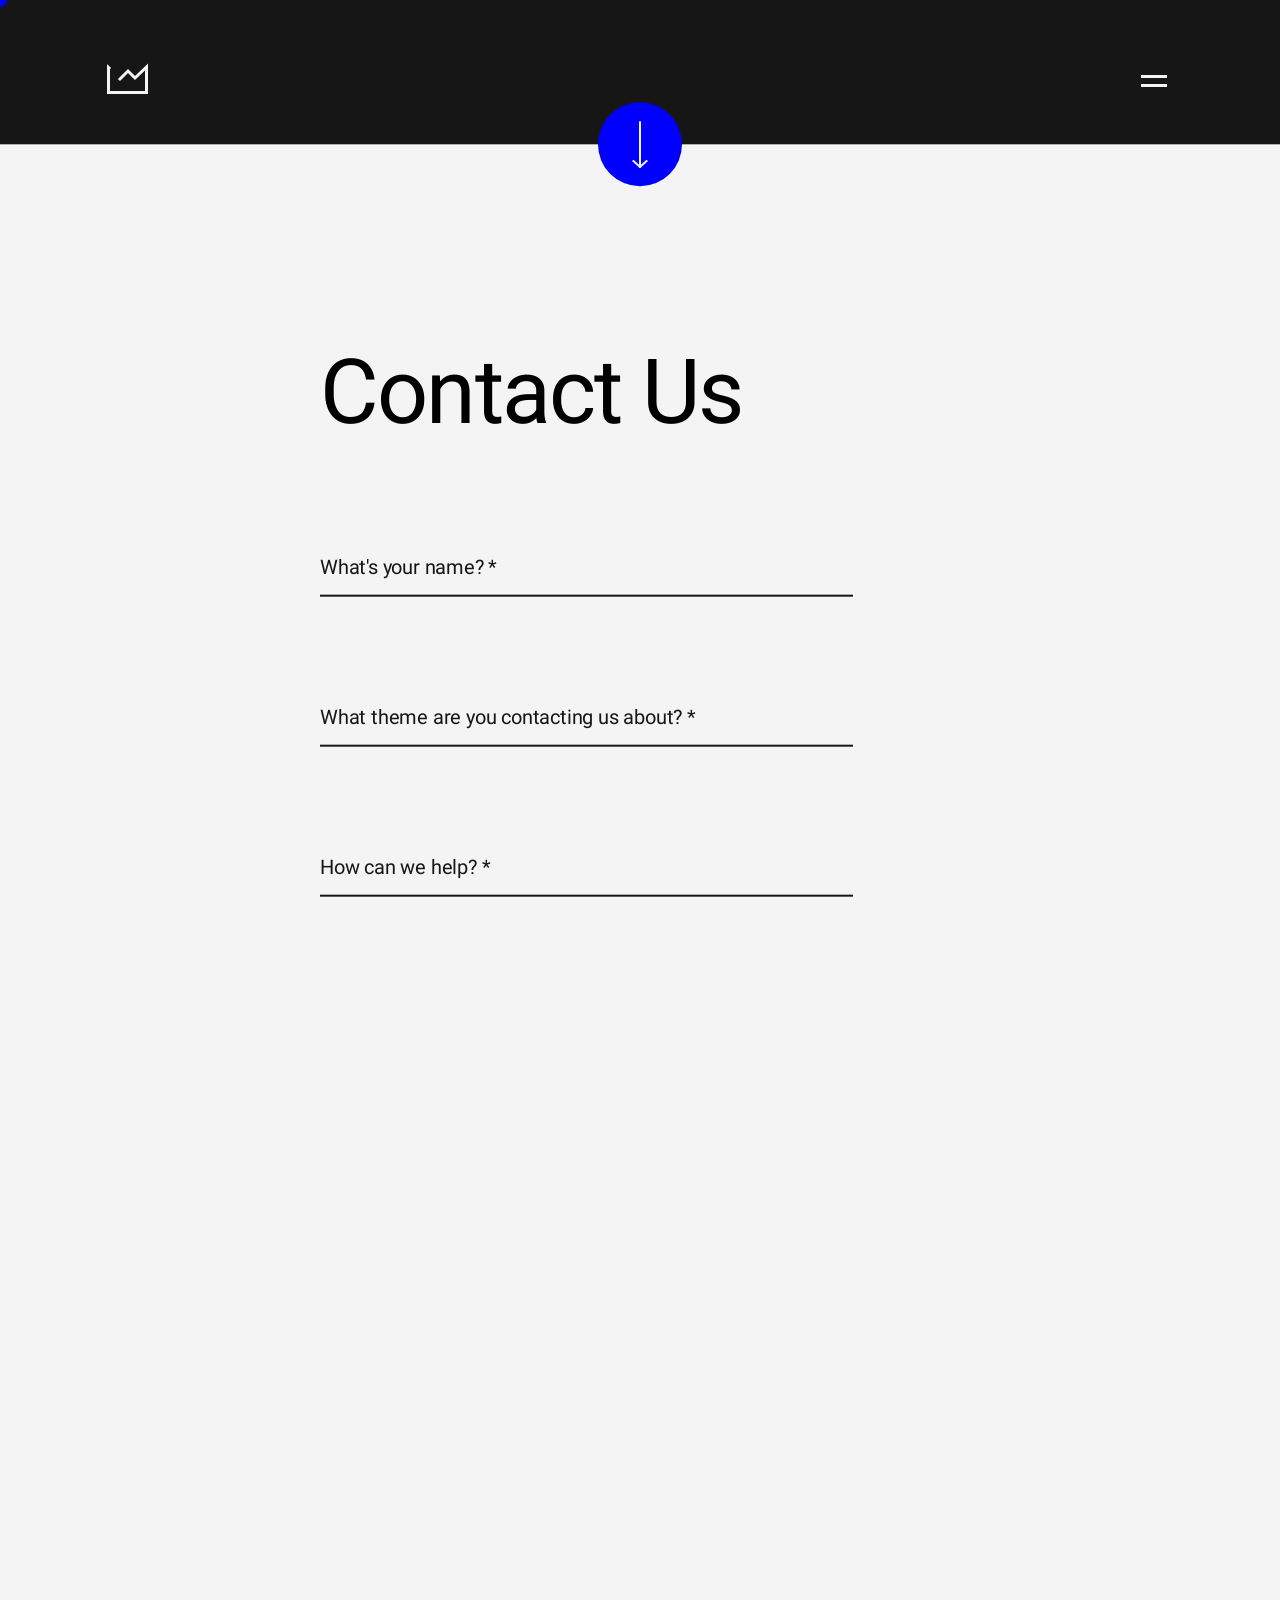
<file: shopify-support-contact.html>
<!doctype html>
<html lang="en">

<head>

  <title>Customer Support - Krown Themes</title>
  <meta charset="utf-8">
  <meta name="viewport" content="width=device-width, initial-scale=1, shrink-to-fit=no">

  <script type="text/javascript">
    var generalDelay = 200;
    if ( sessionStorage.fauxBlue && ! ('ontouchstart' in window || window.DocumentTouch && document instanceof DocumentTouch) ) {
      document.querySelector('html').classList.add('faux-blue');
      delete sessionStorage.fauxBlue;
    }
  </script>

  <link rel="icon" type="image/png" href="assets/images/krownthemes.png" />

  <link rel="preload" crossorigin="anonymous" href="assets/fonts/DidactGothic-Regular.woff2" as="font" type="font/woff2">
  <link rel="preload" crossorigin="anonymous" href="assets/fonts/Roboto-Bold.woff2" as="font" type="font/woff2">
  <link rel="preload" crossorigin="anonymous" href="assets/fonts/Roboto-Medium.woff2" as="font" type="font/woff2">
  <link rel="preload" crossorigin="anonymous" href="assets/fonts/Roboto-Regular.woff2" as="font" type="font/woff2">
  <link rel="preload" crossorigin="anonymous" href="assets/fonts/Roboto-Thin.woff2" as="font" type="font/woff2">
  <link rel="preload" crossorigin="anonymous" href="assets/fonts/RobotoMono-Bold.woff2" as="font" type="font/woff2">
  <link rel="preload" crossorigin="anonymous" href="assets/fonts/RobotoMono-Italic.woff" as="font" type="font/woff">
  <link rel="preload" crossorigin="anonymous" href="assets/fonts/RobotoMono-Regular.woff2" as="font" type="font/woff2">

  <style type="text/css">
    @font-face {
      font-family: 'Roboto';
      font-style: normal;
      font-weight: 100;
      font-display: swap;
      src: url(assets/fonts/Roboto-Thin.woff2) format('woff2');
    }
    @font-face {
      font-family: 'Roboto';
      font-style: normal;
      font-weight: 400;
      font-display: swap;
      src: url(assets/fonts/Roboto-Regular.woff2) format('woff2');
    }
    @font-face {
      font-family: 'Roboto';
      font-style: normal;
      font-weight: 500;
      font-display: swap;
      src: url(assets/fonts/Roboto-Medium.woff2) format('woff2');
    }
    @font-face {
      font-family: 'Roboto';
      font-style: normal;
      font-weight: 700;
      font-display: swap;
      src: url(assets/fonts/Roboto-Bold.woff2) format('woff2');
    }

    @font-face {
      font-family: 'Roboto Mono';
      font-style: normal;
      font-weight: 400;
      font-display: swap;
      src: url(assets/fonts/RobotoMono-Regular.woff2) format('woff2');
    }
    @font-face {
      font-family: 'Roboto Mono';
      font-style: italic;
      font-weight: 400;
      font-display: swap;
      src: url(assets/fonts/RobotoMono-Italic.woff) format('woff');
    }
    @font-face {
      font-family: 'Roboto Mono';
      font-style: normal;
      font-weight: 700;
      font-display: swap;
      src: url(assets/fonts/RobotoMono-Bold.woff2) format('woff2');
    }

    @font-face {
      font-family: 'Didact Gothic';
      font-style: normal;
      font-weight: 400;
      font-display: swap;
      src: url(assets/fonts/DidactGothic-Regular.woff2) format('woff2');
    }
  </style>

  <link rel="stylesheet" href="assets/css/main.css">

  

</head>

<body class="page-template page-shopify-support-contact no-touch">

  <header class="header">
    <div class="logo" aria-label="Krown Themes">
      <a href="index.html">
        <svg width="41" height="31" viewBox="0 0 41 31" fill="none" xmlns="http://www.w3.org/2000/svg">
        <path class="logo-path" d="M13 16L21 8L28 15L39.5 4V29.5H1.5V4.5L2 5" stroke="black" stroke-width="3" stroke-linecap="square"/>
        </svg>
      </a>
    </div>

    <div class="menu-opener initial-transition">
      <span class="menu-opener__icon"></span>
    </div>

    <div class="menu-holder">
      <nav class="menu">
        
        <span class="menu__title type-mono">SHOPIFY THEMES</span>

        <ul>
          <li class="font-size-largerst"><a href="highlight.html" title="Shopify Highlight Theme"><span>Highlight</span></a></li>
          <li class="font-size-largerst"><a href="split.html" title="Shopify Split Theme"><span>Split</span></a></li>
          <li class="font-size-largerst"><a href="kingdom.html" title="Shopify Kingdom Theme"><span>Kingdom</span></a></li>
        </ul>

        <ul>
  <li><a href="theme-showcase.html"><span>Theme Showcase</span></a></li>
  <li><a href="https://shopify-support.krownthemes.com/" target="_blank"><span>Themes Documentation</span></a></li>
  <li><a href="shopify-support-contact.html"><span>Customer Support</span></a></li>
</ul>
<ul>
  <li><a href="about-us.html"><span>About us</span></a></li>
  <li><a href="blog.html"><span>Blog</span></a></li>
  <li><a href="contact.html"><span>Contact</span></a></li>
</ul>
<ul class="social-links">
  <li><a href="https://twitter.com/krownthemes" target="_blank"><svg width="22" height="22" viewBox="0 0 22 22" fill="none" xmlns="http://www.w3.org/2000/svg"><path d="M20.625 5.49996L18.5625 5.84371L19.9375 4.12496L17.5312 4.81246C14.4375 1.37496 9.625 5.15621 11 8.24996C5.5 8.24996 2.75 4.12496 2.75 4.12496C2.75 4.12496 0.6875 7.21871 4.125 9.62496L2.0625 8.93746C2.0625 11 3.4375 12.375 5.84375 13.0625H3.4375C4.8125 15.8125 7.21875 15.8125 7.21875 15.8125C7.21875 15.8125 5.15625 17.5312 1.375 17.5312C12.7188 23.0312 19.5938 12.7187 18.5625 7.21871L20.625 5.49996Z" fill="#161616"/></svg><span>Twitter</span></a></li>
  <li><a href="https://www.facebook.com/krownthemes" target="_blank"><svg width="21" height="21" viewBox="0 0 21 21" fill="none" xmlns="http://www.w3.org/2000/svg"><path d="M3.03451 2.09961H17.976C18.4905 2.09961 18.9 2.50911 18.9 3.02361V17.9756C18.9 18.4796 18.4905 18.8996 17.976 18.8996H13.692V12.3896H15.876L16.2015 9.85911H13.692V8.24211C13.692 7.50711 13.902 7.00311 14.952 7.00311H16.296V4.73511C16.065 4.70361 15.267 4.64061 14.343 4.64061C12.4005 4.64061 11.0775 5.81661 11.0775 7.99011V9.85911H8.88301V12.3896H11.0775V18.8996H3.03451C2.78847 18.8996 2.55235 18.8026 2.3774 18.6296C2.20245 18.4566 2.10277 18.2216 2.10001 17.9756V3.02361C2.10001 2.50911 2.52001 2.09961 3.03451 2.09961Z" fill="#161616"/></svg><span>Facebook</span></a></li>
</ul>

      </nav>
    </div>
  </header>

  




<main class="main support-page scroll-container">

  <div class="scroll-inner">

    <div id="support-page" class="section background-color-switch">

      <section class="support-page">

        <div class="grid__item size-16 portable--size-20 push-6 portable--push-2">
      
          <h1 class="support__title font-size-largest" style="transform: translateY(20px)">Support</h1>
          <h2 class="support__subtitle" style="transform: translateY(20px)">Please read our support terms!</h2>

          <div class="support__terms" style="transform: translateY(5%)">

            <div class="grid lap--show-block">

              <div class="grid__item size-7 portable--size-9 lap--size-20">
                <ol>
                  <li><p>Support is only offer for bugs and small tips. If you see a bug or are curious about a really simple style tweak, we will do our best to answer your query, but please note that themes are purchased as-is and any feature which isn’t advertised by us is considered a custom request.</p></li>
                  <li><p>We do not offer assistance for third party plugins, theme setup (installation), or bugs caused by custom work done by anyone else than us.</p></li>
                </ol>
              </div>

              <div class="grid__item size-7 portable--size-9 lap--size-20 push-2 lap--push-0">
                <ol start="3">
                  <li><p>We answer to your queries <strong>Monday through Friday</strong>, but please allow up to 24hrs for your ticket to be reviewed & responded to.</p></li>
                  <li><p>Before posting, make sure that you go through all the relevant articles in <a href="http://shopify-support.krownthemes.com/" target="_blank">our knowledge base</a> and also through the official <a href="https://docs.shopify.com/manual" target="_blank">Shopify documentation</a>.</p></li>
                </ol>
              </div>

            </div>
          
            <p><em>We hope that you’ll enjoy our services and have a great time with our products!</em><br /><br />
                Sincerely,<br />KrownThemes Team</p>

          </div>

        </div>

      </section>

    </div>

    <div id="contact-page" class="section">

      <section class="contact-page">

        <div class="grid__item size-16 portable--size-20 push-6 portable--push-2">
          
          <!--<p style="
              line-height: 1.5;
              margin-bottom: 80px;
              color: blue;
          ">We want to inform you that our office is closed during the holidays. All queries sent between the 21st of December and the 3rd of January will be answered on the 4th of January.<br><br>Thank you for your understanding!<br><br>Have a great holiday season! :)</p>-->
      
          <h2 class="font-size-largest" style="transform: translateY(20px)">Contact Us</h2>


          <div class="contact__form" style="transform: translateY(5%)">

            <form id="contact-form" class="size-10 portable--size-14 lap--size-20" action="https://formspree.io/xlepvgyn" accept-charset="UTF-8" enctype="multipart/form-data" method="POST" novalidate>
              
              <div class="contact__field">
                <input type="text" name="name" id="full-name" required pattern=".*\S.*">
                <label for="full-name"><span>What's your name? <sup>*</sup></span></label>
                <span class="contact__error">Your name is required</span>
              </div>

              <div class="contact__field">
                <input type="text" name="theme" id="theme-name" required pattern=".*\S.*">
                <label for="theme-name"><span>What theme are you contacting us about? <sup>*</sup></span></label>
                <span class="contact__error">This field is required</span>
              </div>

              <div class="contact__field">
                <input type="text" name="subject" id="subject" required pattern=".*\S.*">
                <label for="subject"><span>How can we help? <sup>*</sup></span></label>
                <span class="contact__info">Use a short title to describe your problem then review the related articles for your answers.</span>
                <span class="contact__error">A descriptive title is required</span>
                <div class="contact__related"></div>
              </div>

              <div class="contact__field">
                <textarea rows="5" name="message" id="message" required pattern=".*\S.*"></textarea>
                <label for="message"><span>What's your question, comment or issue? <sup>*</sup></span></label>
                <span class="contact__info">Share all the details. Be specific and include as many details as possible.</span>
                <span class="contact__error">A proper message is required</span>
              </div>

              <div class="contact__field">
                <span class="contact__file">
                  <input type="file" name="upload">
                  <span class="faux-upload">Choose<span class="palm--hide"> a file</span></span>
                </span>
                <label for="upload"><span>Attach a screenshot</span></label>
                <span class="contact__info">Images help us to identify and fix your issue faster! (max. 10mb)</span>
                <span class="contact__error">Please make sure that your image is less than 10mb</span>
              </div>

              <div class="contact__field">
                <input type="text" name="store" id="store" required pattern=".*\S.*">
                <label for="store"><span>Write your store's URL</span></label>
                <span class="contact__info">It helps us to see your errors with our own eyes</span>
              </div>

              <div class="contact__field">
                <input type="text" name="pwd" id="pwd" required pattern=".*\S.*">
                <label for="pwd"><span>Write your store's password</span></label>
                <span class="contact__info">If you've hidden your storefront, providing us with your *storefront password* would speed up our evaluation. Remember, never share your Shopify login password with a 3rd party.</span>
              </div>

              <div class="contact__field">
                <input type="text" name="_replyto" id="email-address" required pattern=".*\S.*">
                <label for="email-address"><span>What's your email address? <sup>*</sup></span></label>
                <span class="contact__info">This is where we'll get back to help you.</span>
                <span class="contact__error">A valid email address is required</span>
              </div>

              <input type="hidden" name="_subject" value=" @">
              <button type="submit">
                <svg width="32" height="31" viewBox="0 0 32 31" fill="none" xmlns="http://www.w3.org/2000/svg"><path fill-rule="evenodd" clip-rule="evenodd" d="M0.957243 14.6996L31.9091 0.965034L26.1462 28.6263L18.7847 24.5486L14.7692 30.635L14.3489 22.0916L28.6547 4.22704L11.2803 20.3894L0.957243 14.6996Z" fill="white"/></svg>
                <span>Send</span>
              </button>

            </form>

          </div>

        </div>

        <span class="contact-ball"><svg width="64" height="16" viewBox="0 0 64 16" fill="none" xmlns="http://www.w3.org/2000/svg"><rect x="17" y="7" width="44" height="1.99999" fill="#111111"/><path d="M56.7272 0L64 8L62.6363 9.5L55.3636 1.5L56.7272 0Z" fill="#111111"/><path d="M55.3636 14.5L62.6363 6.5L64 7.99994L56.7272 16L55.3636 14.5Z" fill="#111111"/></svg></span>

      </section>

    </div>

    <footer id="footer" class="section">
      <section class="footer">
    
        <h2 class="font-size-large">Join our<br class="portable--hide" /> newsletter</h2>
    
        <div id="mc_embed_signup" class="newsletter">
    
          <form action="https://krownthemes.us4.list-manage.com/subscribe/post?u=724605feb436b67a5bc437ce1&amp;id=f9c4586d66" method="post" id="mc-embedded-subscribe-form" name="mc-embedded-subscribe-form" class="validate" target="_blank" novalidate>
    
            <div class="contact__field">
              <input type="text" value="" name="EMAIL" class="email" id="mce-EMAIL" placeholder="" required pattern=".*\S.*">
              <label for="mce-EMAIL"><span>Enter your email address here</span></label>
              <span class="contact__info">Get our monthly emails to hear about theme updates and other news!</span>
            </div>
    
            <button id="mc-embedded-subscribe" type="submit" name="subscribe" class="newsletter__submit" aria-label="Submit"><svg width="64" height="16" viewBox="0 0 64 16" fill="none" xmlns="http://www.w3.org/2000/svg"><rect x="17" y="7" width="44" height="1.99999" fill="#111111"/><path d="M56.7272 0L64 8L62.6363 9.5L55.3636 1.5L56.7272 0Z" fill="#111111"/><path d="M55.3636 14.5L62.6363 6.5L64 7.99994L56.7272 16L55.3636 14.5Z" fill="#111111"/></svg></button>
    
            <div style="position: absolute; left: -5000px;" aria-hidden="true"><input type="text" name="b_724605feb436b67a5bc437ce1_f9c4586d66" tabindex="-1" value=""></div>
    
          </form>
    
        </div>
    
        <nav class="navigation"> 
          <ul>
  <li><a href="theme-showcase.html"><span>Theme Showcase</span></a></li>
  <li><a href="https://shopify-support.krownthemes.com/" target="_blank"><span>Themes Documentation</span></a></li>
  <li><a href="shopify-support-contact.html"><span>Customer Support</span></a></li>
</ul>
<ul>
  <li><a href="about-us.html"><span>About us</span></a></li>
  <li><a href="blog.html"><span>Blog</span></a></li>
  <li><a href="contact.html"><span>Contact</span></a></li>
</ul>
<ul class="social-links">
  <li><a href="https://twitter.com/krownthemes" target="_blank"><svg width="22" height="22" viewBox="0 0 22 22" fill="none" xmlns="http://www.w3.org/2000/svg"><path d="M20.625 5.49996L18.5625 5.84371L19.9375 4.12496L17.5312 4.81246C14.4375 1.37496 9.625 5.15621 11 8.24996C5.5 8.24996 2.75 4.12496 2.75 4.12496C2.75 4.12496 0.6875 7.21871 4.125 9.62496L2.0625 8.93746C2.0625 11 3.4375 12.375 5.84375 13.0625H3.4375C4.8125 15.8125 7.21875 15.8125 7.21875 15.8125C7.21875 15.8125 5.15625 17.5312 1.375 17.5312C12.7188 23.0312 19.5938 12.7187 18.5625 7.21871L20.625 5.49996Z" fill="#161616"/></svg><span>Twitter</span></a></li>
  <li><a href="https://www.facebook.com/krownthemes" target="_blank"><svg width="21" height="21" viewBox="0 0 21 21" fill="none" xmlns="http://www.w3.org/2000/svg"><path d="M3.03451 2.09961H17.976C18.4905 2.09961 18.9 2.50911 18.9 3.02361V17.9756C18.9 18.4796 18.4905 18.8996 17.976 18.8996H13.692V12.3896H15.876L16.2015 9.85911H13.692V8.24211C13.692 7.50711 13.902 7.00311 14.952 7.00311H16.296V4.73511C16.065 4.70361 15.267 4.64061 14.343 4.64061C12.4005 4.64061 11.0775 5.81661 11.0775 7.99011V9.85911H8.88301V12.3896H11.0775V18.8996H3.03451C2.78847 18.8996 2.55235 18.8026 2.3774 18.6296C2.20245 18.4566 2.10277 18.2216 2.10001 17.9756V3.02361C2.10001 2.50911 2.52001 2.09961 3.03451 2.09961Z" fill="#161616"/></svg><span>Facebook</span></a></li>
</ul>
        </nav>
    
      </section>
    </footer>

  </div>

</main>

  <div id="scroller"></div>
  <div id="faux"></div>
  
  <script type="text/javascript">
    if ( 'ontouchstart' in window || window.DocumentTouch && document instanceof DocumentTouch ) {
      document.querySelector('body').classList.remove('no-touch')
      document.querySelector('body').classList.add('touch');
      window.touch = true;
    } 
  </script>

  <script type="text/javascript" src="assets/js/main.js"></script>

  

</body>

</html>
</file>
